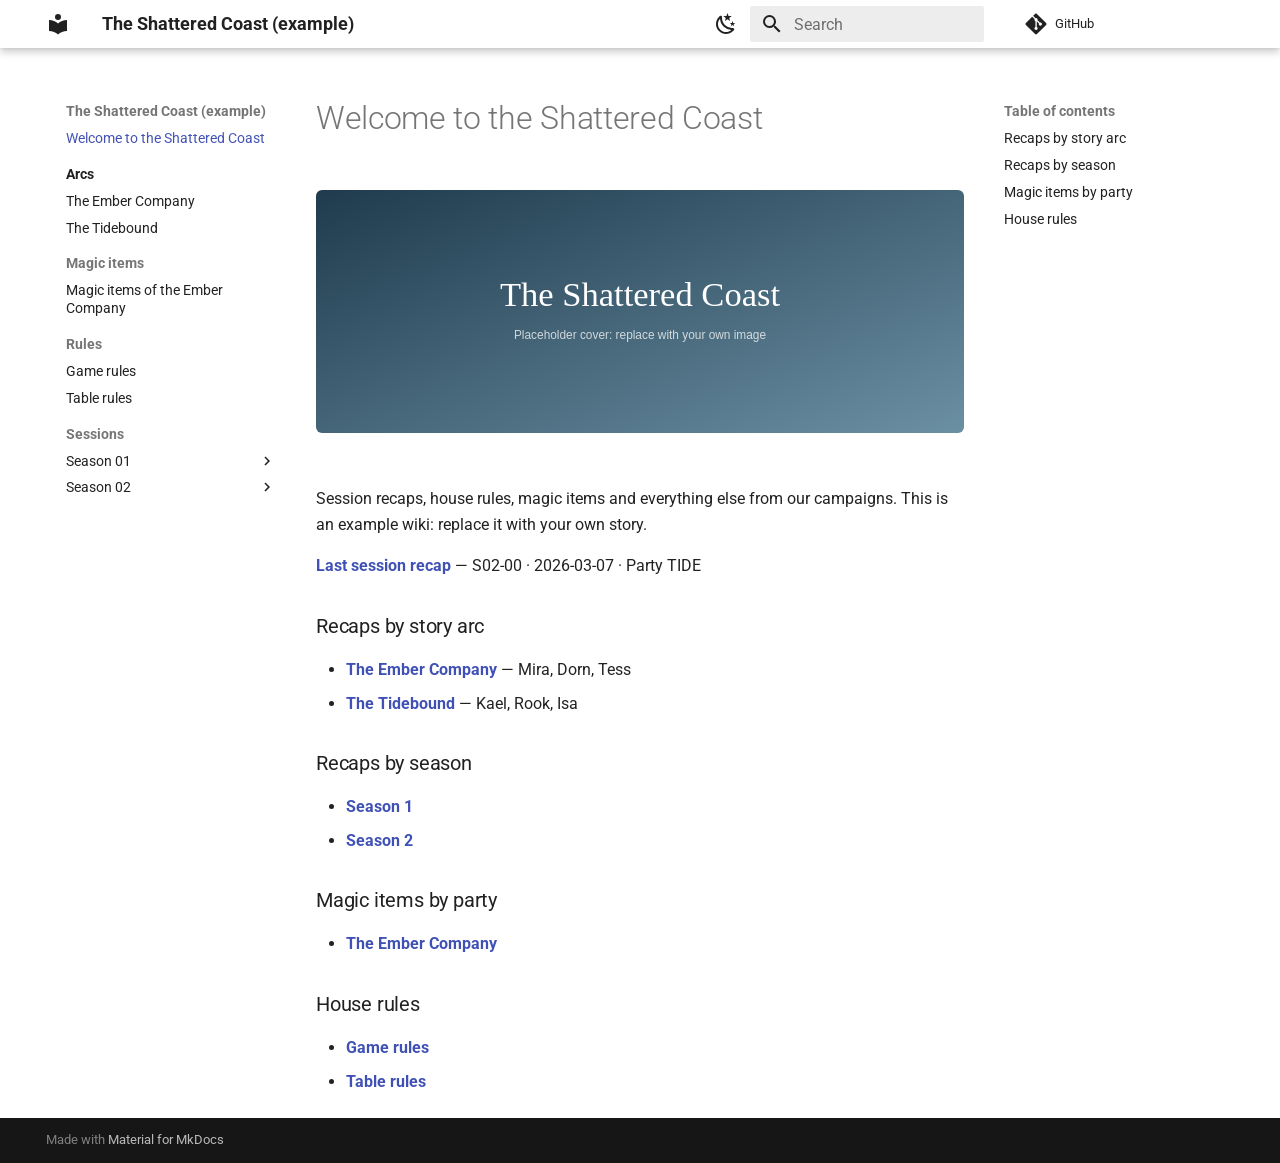
<file: index.html>
<!doctype html>
<html lang="en" class="no-js">
  <head>
    
      <meta charset="utf-8">
      <meta name="viewport" content="width=device-width,initial-scale=1">
      
      
      
        <link rel="canonical" href="https://mbalasso.github.io/dnd-campaign-wiki/">
      
      
      
        <link rel="next" href="arcs/">
      
      
        
      
      
      <link rel="icon" href="assets/images/favicon.png">
      <meta name="generator" content="mkdocs-1.6.1, mkdocs-material-9.7.7">
    
    
      
        <title>The Shattered Coast (example)</title>
      
    
    
      <link rel="stylesheet" href="assets/stylesheets/main.ec1eaa64.min.css">
      
        
        <link rel="stylesheet" href="assets/stylesheets/palette.ab4e12ef.min.css">
      
      


    
    
      
    
    
      
        
        
        <link rel="preconnect" href="https://fonts.gstatic.com" crossorigin>
        <link rel="stylesheet" href="https://fonts.googleapis.com/css?family=Roboto:300,300i,400,400i,700,700i%7CRoboto+Mono:400,400i,700,700i&display=fallback">
        <style>:root{--md-text-font:"Roboto";--md-code-font:"Roboto Mono"}</style>
      
    
    
      <link rel="stylesheet" href="stylesheets/extra.css">
    
    <script>__md_scope=new URL(".",location),__md_hash=e=>[...e].reduce(((e,_)=>(e<<5)-e+_.charCodeAt(0)),0),__md_get=(e,_=localStorage,t=__md_scope)=>JSON.parse(_.getItem(t.pathname+"."+e)),__md_set=(e,_,t=localStorage,a=__md_scope)=>{try{t.setItem(a.pathname+"."+e,JSON.stringify(_))}catch(e){}}</script>
    
      

    
    
  </head>
  
  
    
    
      
    
    
    
    
    <body dir="ltr" data-md-color-scheme="default" data-md-color-primary="white" data-md-color-accent="indigo">
  
    
    <input class="md-toggle" data-md-toggle="drawer" type="checkbox" id="__drawer" autocomplete="off">
    <input class="md-toggle" data-md-toggle="search" type="checkbox" id="__search" autocomplete="off">
    <label class="md-overlay" for="__drawer"></label>
    <div data-md-component="skip">
      
        
        <a href="#welcome-to-the-shattered-coast" class="md-skip">
          Skip to content
        </a>
      
    </div>
    <div data-md-component="announce">
      
    </div>
    
    
      

  

<header class="md-header md-header--shadow" data-md-component="header">
  <nav class="md-header__inner md-grid" aria-label="Header">
    <a href="." title="The Shattered Coast (example)" class="md-header__button md-logo" aria-label="The Shattered Coast (example)" data-md-component="logo">
      
  
  <svg xmlns="http://www.w3.org/2000/svg" viewBox="0 0 24 24"><path d="M12 8a3 3 0 0 0 3-3 3 3 0 0 0-3-3 3 3 0 0 0-3 3 3 3 0 0 0 3 3m0 3.54C9.64 9.35 6.5 8 3 8v11c3.5 0 6.64 1.35 9 3.54 2.36-2.19 5.5-3.54 9-3.54V8c-3.5 0-6.64 1.35-9 3.54"/></svg>

    </a>
    <label class="md-header__button md-icon" for="__drawer">
      
      <svg xmlns="http://www.w3.org/2000/svg" viewBox="0 0 24 24"><path d="M3 6h18v2H3zm0 5h18v2H3zm0 5h18v2H3z"/></svg>
    </label>
    <div class="md-header__title" data-md-component="header-title">
      <div class="md-header__ellipsis">
        <div class="md-header__topic">
          <span class="md-ellipsis">
            The Shattered Coast (example)
          </span>
        </div>
        <div class="md-header__topic" data-md-component="header-topic">
          <span class="md-ellipsis">
            
              Welcome to the Shattered Coast
            
          </span>
        </div>
      </div>
    </div>
    
      
        <form class="md-header__option" data-md-component="palette">
  
    
    
    
    <input class="md-option" data-md-color-media="" data-md-color-scheme="default" data-md-color-primary="white" data-md-color-accent="indigo"  aria-label="Dark theme"  type="radio" name="__palette" id="__palette_0">
    
      <label class="md-header__button md-icon" title="Dark theme" for="__palette_1" hidden>
        <svg xmlns="http://www.w3.org/2000/svg" viewBox="0 0 24 24"><path d="m17.75 4.09-2.53 1.94.91 3.06-2.63-1.81-2.63 1.81.91-3.06-2.53-1.94L12.44 4l1.06-3 1.06 3zm3.5 6.91-1.64 1.25.59 1.98-1.7-1.17-1.7 1.17.59-1.98L15.75 11l2.06-.05L18.5 9l.69 1.95zm-2.28 4.95c.83-.08 1.72 1.1 1.19 1.85-.32.45-.66.87-1.08 1.27C15.17 23 8.84 23 4.94 19.07c-3.91-3.9-3.91-10.24 0-14.14.4-.4.82-.76 1.27-1.08.75-.53 1.93.36 1.85 1.19-.27 2.86.69 5.83 2.89 8.02a9.96 9.96 0 0 0 8.02 2.89m-1.64 2.02a12.08 12.08 0 0 1-7.8-3.47c-2.17-2.19-3.33-5-3.49-7.82-2.81 3.14-2.7 7.96.31 10.98 3.02 3.01 7.84 3.12 10.98.31"/></svg>
      </label>
    
  
    
    
    
    <input class="md-option" data-md-color-media="" data-md-color-scheme="slate" data-md-color-primary="black" data-md-color-accent="indigo"  aria-label="Light theme"  type="radio" name="__palette" id="__palette_1">
    
      <label class="md-header__button md-icon" title="Light theme" for="__palette_0" hidden>
        <svg xmlns="http://www.w3.org/2000/svg" viewBox="0 0 24 24"><path d="M12 7a5 5 0 0 1 5 5 5 5 0 0 1-5 5 5 5 0 0 1-5-5 5 5 0 0 1 5-5m0 2a3 3 0 0 0-3 3 3 3 0 0 0 3 3 3 3 0 0 0 3-3 3 3 0 0 0-3-3m0-7 2.39 3.42C13.65 5.15 12.84 5 12 5s-1.65.15-2.39.42zM3.34 7l4.16-.35A7.2 7.2 0 0 0 5.94 8.5c-.44.74-.69 1.5-.83 2.29zm.02 10 1.76-3.77a7.131 7.131 0 0 0 2.38 4.14zM20.65 7l-1.77 3.79a7.02 7.02 0 0 0-2.38-4.15zm-.01 10-4.14.36c.59-.51 1.12-1.14 1.54-1.86.42-.73.69-1.5.83-2.29zM12 22l-2.41-3.44c.74.27 1.55.44 2.41.44.82 0 1.63-.17 2.37-.44z"/></svg>
      </label>
    
  
</form>
      
    
    
      <script>var palette=__md_get("__palette");if(palette&&palette.color){if("(prefers-color-scheme)"===palette.color.media){var media=matchMedia("(prefers-color-scheme: light)"),input=document.querySelector(media.matches?"[data-md-color-media='(prefers-color-scheme: light)']":"[data-md-color-media='(prefers-color-scheme: dark)']");palette.color.media=input.getAttribute("data-md-color-media"),palette.color.scheme=input.getAttribute("data-md-color-scheme"),palette.color.primary=input.getAttribute("data-md-color-primary"),palette.color.accent=input.getAttribute("data-md-color-accent")}for(var[key,value]of Object.entries(palette.color))document.body.setAttribute("data-md-color-"+key,value)}</script>
    
    
    
      
      
        <label class="md-header__button md-icon" for="__search">
          
          <svg xmlns="http://www.w3.org/2000/svg" viewBox="0 0 24 24"><path d="M9.5 3A6.5 6.5 0 0 1 16 9.5c0 1.61-.59 3.09-1.56 4.23l.27.27h.79l5 5-1.5 1.5-5-5v-.79l-.27-.27A6.52 6.52 0 0 1 9.5 16 6.5 6.5 0 0 1 3 9.5 6.5 6.5 0 0 1 9.5 3m0 2C7 5 5 7 5 9.5S7 14 9.5 14 14 12 14 9.5 12 5 9.5 5"/></svg>
        </label>
        <div class="md-search" data-md-component="search" role="dialog">
  <label class="md-search__overlay" for="__search"></label>
  <div class="md-search__inner" role="search">
    <form class="md-search__form" name="search">
      <input type="text" class="md-search__input" name="query" aria-label="Search" placeholder="Search" autocapitalize="off" autocorrect="off" autocomplete="off" spellcheck="false" data-md-component="search-query" required>
      <label class="md-search__icon md-icon" for="__search">
        
        <svg xmlns="http://www.w3.org/2000/svg" viewBox="0 0 24 24"><path d="M9.5 3A6.5 6.5 0 0 1 16 9.5c0 1.61-.59 3.09-1.56 4.23l.27.27h.79l5 5-1.5 1.5-5-5v-.79l-.27-.27A6.52 6.52 0 0 1 9.5 16 6.5 6.5 0 0 1 3 9.5 6.5 6.5 0 0 1 9.5 3m0 2C7 5 5 7 5 9.5S7 14 9.5 14 14 12 14 9.5 12 5 9.5 5"/></svg>
        
        <svg xmlns="http://www.w3.org/2000/svg" viewBox="0 0 24 24"><path d="M20 11v2H8l5.5 5.5-1.42 1.42L4.16 12l7.92-7.92L13.5 5.5 8 11z"/></svg>
      </label>
      <nav class="md-search__options" aria-label="Search">
        
        <button type="reset" class="md-search__icon md-icon" title="Clear" aria-label="Clear" tabindex="-1">
          
          <svg xmlns="http://www.w3.org/2000/svg" viewBox="0 0 24 24"><path d="M19 6.41 17.59 5 12 10.59 6.41 5 5 6.41 10.59 12 5 17.59 6.41 19 12 13.41 17.59 19 19 17.59 13.41 12z"/></svg>
        </button>
      </nav>
      
        <div class="md-search__suggest" data-md-component="search-suggest"></div>
      
    </form>
    <div class="md-search__output">
      <div class="md-search__scrollwrap" tabindex="0" data-md-scrollfix>
        <div class="md-search-result" data-md-component="search-result">
          <div class="md-search-result__meta">
            Initializing search
          </div>
          <ol class="md-search-result__list" role="presentation"></ol>
        </div>
      </div>
    </div>
  </div>
</div>
      
    
    
      <div class="md-header__source">
        <a href="https://github.com/mbalasso/dnd-campaign-wiki" title="Go to repository" class="md-source" data-md-component="source">
  <div class="md-source__icon md-icon">
    
    <svg xmlns="http://www.w3.org/2000/svg" viewBox="0 0 448 512"><!--! Font Awesome Free 7.1.0 by @fontawesome - https://fontawesome.com License - https://fontawesome.com/license/free (Icons: CC BY 4.0, Fonts: SIL OFL 1.1, Code: MIT License) Copyright 2025 Fonticons, Inc.--><path d="M439.6 236.1 244 40.5c-5.4-5.5-12.8-8.5-20.4-8.5s-15 3-20.4 8.4L162.5 81l51.5 51.5c27.1-9.1 52.7 16.8 43.4 43.7l49.7 49.7c34.2-11.8 61.2 31 35.5 56.7-26.5 26.5-70.2-2.9-56-37.3L240.3 199v121.9c25.3 12.5 22.3 41.8 9.1 55-6.4 6.4-15.2 10.1-24.3 10.1s-17.8-3.6-24.3-10.1c-17.6-17.6-11.1-46.9 11.2-56v-123c-20.8-8.5-24.6-30.7-18.6-45L142.6 101 8.5 235.1C3 240.6 0 247.9 0 255.5s3 15 8.5 20.4l195.6 195.7c5.4 5.4 12.7 8.4 20.4 8.4s15-3 20.4-8.4l194.7-194.7c5.4-5.4 8.4-12.8 8.4-20.4s-3-15-8.4-20.4"/></svg>
  </div>
  <div class="md-source__repository">
    GitHub
  </div>
</a>
      </div>
    
  </nav>
  
</header>
    
    <div class="md-container" data-md-component="container">
      
      
        
          
        
      
      <main class="md-main" data-md-component="main">
        <div class="md-main__inner md-grid">
          
            
              
              <div class="md-sidebar md-sidebar--primary" data-md-component="sidebar" data-md-type="navigation" >
                <div class="md-sidebar__scrollwrap">
                  <div class="md-sidebar__inner">
                    



<nav class="md-nav md-nav--primary" aria-label="Navigation" data-md-level="0">
  <label class="md-nav__title" for="__drawer">
    <a href="." title="The Shattered Coast (example)" class="md-nav__button md-logo" aria-label="The Shattered Coast (example)" data-md-component="logo">
      
  
  <svg xmlns="http://www.w3.org/2000/svg" viewBox="0 0 24 24"><path d="M12 8a3 3 0 0 0 3-3 3 3 0 0 0-3-3 3 3 0 0 0-3 3 3 3 0 0 0 3 3m0 3.54C9.64 9.35 6.5 8 3 8v11c3.5 0 6.64 1.35 9 3.54 2.36-2.19 5.5-3.54 9-3.54V8c-3.5 0-6.64 1.35-9 3.54"/></svg>

    </a>
    The Shattered Coast (example)
  </label>
  
    <div class="md-nav__source">
      <a href="https://github.com/mbalasso/dnd-campaign-wiki" title="Go to repository" class="md-source" data-md-component="source">
  <div class="md-source__icon md-icon">
    
    <svg xmlns="http://www.w3.org/2000/svg" viewBox="0 0 448 512"><!--! Font Awesome Free 7.1.0 by @fontawesome - https://fontawesome.com License - https://fontawesome.com/license/free (Icons: CC BY 4.0, Fonts: SIL OFL 1.1, Code: MIT License) Copyright 2025 Fonticons, Inc.--><path d="M439.6 236.1 244 40.5c-5.4-5.5-12.8-8.5-20.4-8.5s-15 3-20.4 8.4L162.5 81l51.5 51.5c27.1-9.1 52.7 16.8 43.4 43.7l49.7 49.7c34.2-11.8 61.2 31 35.5 56.7-26.5 26.5-70.2-2.9-56-37.3L240.3 199v121.9c25.3 12.5 22.3 41.8 9.1 55-6.4 6.4-15.2 10.1-24.3 10.1s-17.8-3.6-24.3-10.1c-17.6-17.6-11.1-46.9 11.2-56v-123c-20.8-8.5-24.6-30.7-18.6-45L142.6 101 8.5 235.1C3 240.6 0 247.9 0 255.5s3 15 8.5 20.4l195.6 195.7c5.4 5.4 12.7 8.4 20.4 8.4s15-3 20.4-8.4l194.7-194.7c5.4-5.4 8.4-12.8 8.4-20.4s-3-15-8.4-20.4"/></svg>
  </div>
  <div class="md-source__repository">
    GitHub
  </div>
</a>
    </div>
  
  <ul class="md-nav__list" data-md-scrollfix>
    
      
      
  
  
    
  
  
  
    <li class="md-nav__item md-nav__item--active">
      
      <input class="md-nav__toggle md-toggle" type="checkbox" id="__toc">
      
      
        
      
      
        <label class="md-nav__link md-nav__link--active" for="__toc">
          
  
  
  <span class="md-ellipsis">
    
  
    Welcome to the Shattered Coast
  

    
  </span>
  
  

          <span class="md-nav__icon md-icon"></span>
        </label>
      
      <a href="." class="md-nav__link md-nav__link--active">
        
  
  
  <span class="md-ellipsis">
    
  
    Welcome to the Shattered Coast
  

    
  </span>
  
  

      </a>
      
        

<nav class="md-nav md-nav--secondary" aria-label="Table of contents">
  
  
  
    
  
  
    <label class="md-nav__title" for="__toc">
      <span class="md-nav__icon md-icon"></span>
      Table of contents
    </label>
    <ul class="md-nav__list" data-md-component="toc" data-md-scrollfix>
      
        <li class="md-nav__item">
  <a href="#recaps-by-story-arc" class="md-nav__link">
    <span class="md-ellipsis">
      
        Recaps by story arc
      
    </span>
  </a>
  
</li>
      
        <li class="md-nav__item">
  <a href="#recaps-by-season" class="md-nav__link">
    <span class="md-ellipsis">
      
        Recaps by season
      
    </span>
  </a>
  
</li>
      
        <li class="md-nav__item">
  <a href="#magic-items-by-party" class="md-nav__link">
    <span class="md-ellipsis">
      
        Magic items by party
      
    </span>
  </a>
  
</li>
      
        <li class="md-nav__item">
  <a href="#house-rules" class="md-nav__link">
    <span class="md-ellipsis">
      
        House rules
      
    </span>
  </a>
  
</li>
      
    </ul>
  
</nav>
      
    </li>
  

    
      
      
  
  
  
  
    
    
      
        
          
        
      
        
      
        
      
    
    
    
      
        
        
      
    
    
    <li class="md-nav__item md-nav__item--section md-nav__item--nested">
      
        
        
        <input class="md-nav__toggle md-toggle " type="checkbox" id="__nav_2" >
        
          
          <div class="md-nav__link md-nav__container">
            <a href="arcs/" class="md-nav__link ">
              
  
  
  <span class="md-ellipsis">
    
  
    Arcs
  

    
  </span>
  
  

            </a>
            
              
              <label class="md-nav__link " for="__nav_2" id="__nav_2_label" tabindex="">
                <span class="md-nav__icon md-icon"></span>
              </label>
            
          </div>
        
        <nav class="md-nav" data-md-level="1" aria-labelledby="__nav_2_label" aria-expanded="false">
          <label class="md-nav__title" for="__nav_2">
            <span class="md-nav__icon md-icon"></span>
            
  
    Arcs
  

          </label>
          <ul class="md-nav__list" data-md-scrollfix>
            
              
            
              
                
  
  
  
  
    <li class="md-nav__item">
      <a href="arcs/ember/" class="md-nav__link">
        
  
  
  <span class="md-ellipsis">
    
  
    The Ember Company
  

    
  </span>
  
  

      </a>
    </li>
  

              
            
              
                
  
  
  
  
    <li class="md-nav__item">
      <a href="arcs/tide/" class="md-nav__link">
        
  
  
  <span class="md-ellipsis">
    
  
    The Tidebound
  

    
  </span>
  
  

      </a>
    </li>
  

              
            
          </ul>
        </nav>
      
    </li>
  

    
      
      
  
  
  
  
    
    
      
        
      
    
    
    
      
        
        
      
    
    
    <li class="md-nav__item md-nav__item--section md-nav__item--nested">
      
        
        
        <input class="md-nav__toggle md-toggle " type="checkbox" id="__nav_3" >
        
          
          <label class="md-nav__link" for="__nav_3" id="__nav_3_label" tabindex="">
            
  
  
  <span class="md-ellipsis">
    
  
    Magic items
  

    
  </span>
  
  

            <span class="md-nav__icon md-icon"></span>
          </label>
        
        <nav class="md-nav" data-md-level="1" aria-labelledby="__nav_3_label" aria-expanded="false">
          <label class="md-nav__title" for="__nav_3">
            <span class="md-nav__icon md-icon"></span>
            
  
    Magic items
  

          </label>
          <ul class="md-nav__list" data-md-scrollfix>
            
              
                
  
  
  
  
    <li class="md-nav__item">
      <a href="magic-items/ember/" class="md-nav__link">
        
  
  
  <span class="md-ellipsis">
    
  
    Magic items of the Ember Company
  

    
  </span>
  
  

      </a>
    </li>
  

              
            
          </ul>
        </nav>
      
    </li>
  

    
      
      
  
  
  
  
    
    
      
        
      
        
      
    
    
    
      
        
        
      
    
    
    <li class="md-nav__item md-nav__item--section md-nav__item--nested">
      
        
        
        <input class="md-nav__toggle md-toggle " type="checkbox" id="__nav_4" >
        
          
          <label class="md-nav__link" for="__nav_4" id="__nav_4_label" tabindex="">
            
  
  
  <span class="md-ellipsis">
    
  
    Rules
  

    
  </span>
  
  

            <span class="md-nav__icon md-icon"></span>
          </label>
        
        <nav class="md-nav" data-md-level="1" aria-labelledby="__nav_4_label" aria-expanded="false">
          <label class="md-nav__title" for="__nav_4">
            <span class="md-nav__icon md-icon"></span>
            
  
    Rules
  

          </label>
          <ul class="md-nav__list" data-md-scrollfix>
            
              
                
  
  
  
  
    <li class="md-nav__item">
      <a href="rules/game-rules/" class="md-nav__link">
        
  
  
  <span class="md-ellipsis">
    
  
    Game rules
  

    
  </span>
  
  

      </a>
    </li>
  

              
            
              
                
  
  
  
  
    <li class="md-nav__item">
      <a href="rules/table-rules/" class="md-nav__link">
        
  
  
  <span class="md-ellipsis">
    
  
    Table rules
  

    
  </span>
  
  

      </a>
    </li>
  

              
            
          </ul>
        </nav>
      
    </li>
  

    
      
      
  
  
  
  
    
    
      
        
      
        
      
    
    
    
      
        
        
      
    
    
    <li class="md-nav__item md-nav__item--section md-nav__item--nested">
      
        
        
        <input class="md-nav__toggle md-toggle " type="checkbox" id="__nav_5" >
        
          
          <label class="md-nav__link" for="__nav_5" id="__nav_5_label" tabindex="">
            
  
  
  <span class="md-ellipsis">
    
  
    Sessions
  

    
  </span>
  
  

            <span class="md-nav__icon md-icon"></span>
          </label>
        
        <nav class="md-nav" data-md-level="1" aria-labelledby="__nav_5_label" aria-expanded="false">
          <label class="md-nav__title" for="__nav_5">
            <span class="md-nav__icon md-icon"></span>
            
  
    Sessions
  

          </label>
          <ul class="md-nav__list" data-md-scrollfix>
            
              
                
  
  
  
  
    
    
      
        
          
        
      
        
      
        
      
        
      
    
    
    
      
    
    
    <li class="md-nav__item md-nav__item--nested">
      
        
        
        <input class="md-nav__toggle md-toggle " type="checkbox" id="__nav_5_1" >
        
          
          <div class="md-nav__link md-nav__container">
            <a href="sessions/season-01/" class="md-nav__link ">
              
  
  
  <span class="md-ellipsis">
    
  
    Season 01
  

    
  </span>
  
  

            </a>
            
              
              <label class="md-nav__link " for="__nav_5_1" id="__nav_5_1_label" tabindex="0">
                <span class="md-nav__icon md-icon"></span>
              </label>
            
          </div>
        
        <nav class="md-nav" data-md-level="2" aria-labelledby="__nav_5_1_label" aria-expanded="false">
          <label class="md-nav__title" for="__nav_5_1">
            <span class="md-nav__icon md-icon"></span>
            
  
    Season 01
  

          </label>
          <ul class="md-nav__list" data-md-scrollfix>
            
              
            
              
                
  
  
  
  
    <li class="md-nav__item">
      <a href="sessions/season-01/s01-00/" class="md-nav__link">
        
  
  
  <span class="md-ellipsis">
    
  
    Session 0
  

    
  </span>
  
  

      </a>
    </li>
  

              
            
              
                
  
  
  
  
    <li class="md-nav__item">
      <a href="sessions/season-01/s01-01/" class="md-nav__link">
        
  
  
  <span class="md-ellipsis">
    
  
    The Ambush at Greywater Pass
  

    
  </span>
  
  

      </a>
    </li>
  

              
            
              
                
  
  
  
  
    <li class="md-nav__item">
      <a href="sessions/season-01/s01-02/" class="md-nav__link">
        
  
  
  <span class="md-ellipsis">
    
  
    Two Fires on the Cliff
  

    
  </span>
  
  

      </a>
    </li>
  

              
            
          </ul>
        </nav>
      
    </li>
  

              
            
              
                
  
  
  
  
    
    
      
        
          
        
      
        
      
    
    
    
      
    
    
    <li class="md-nav__item md-nav__item--nested">
      
        
        
        <input class="md-nav__toggle md-toggle " type="checkbox" id="__nav_5_2" >
        
          
          <div class="md-nav__link md-nav__container">
            <a href="sessions/season-02/" class="md-nav__link ">
              
  
  
  <span class="md-ellipsis">
    
  
    Season 02
  

    
  </span>
  
  

            </a>
            
              
              <label class="md-nav__link " for="__nav_5_2" id="__nav_5_2_label" tabindex="0">
                <span class="md-nav__icon md-icon"></span>
              </label>
            
          </div>
        
        <nav class="md-nav" data-md-level="2" aria-labelledby="__nav_5_2_label" aria-expanded="false">
          <label class="md-nav__title" for="__nav_5_2">
            <span class="md-nav__icon md-icon"></span>
            
  
    Season 02
  

          </label>
          <ul class="md-nav__list" data-md-scrollfix>
            
              
            
              
                
  
  
  
  
    <li class="md-nav__item">
      <a href="sessions/season-02/s02-00/" class="md-nav__link">
        
  
  
  <span class="md-ellipsis">
    
  
    The Saltbrokers' Ledger
  

    
  </span>
  
  

      </a>
    </li>
  

              
            
          </ul>
        </nav>
      
    </li>
  

              
            
          </ul>
        </nav>
      
    </li>
  

    
  </ul>
</nav>
                  </div>
                </div>
              </div>
            
            
              
              <div class="md-sidebar md-sidebar--secondary" data-md-component="sidebar" data-md-type="toc" >
                <div class="md-sidebar__scrollwrap">
                  <div class="md-sidebar__inner">
                    

<nav class="md-nav md-nav--secondary" aria-label="Table of contents">
  
  
  
    
  
  
    <label class="md-nav__title" for="__toc">
      <span class="md-nav__icon md-icon"></span>
      Table of contents
    </label>
    <ul class="md-nav__list" data-md-component="toc" data-md-scrollfix>
      
        <li class="md-nav__item">
  <a href="#recaps-by-story-arc" class="md-nav__link">
    <span class="md-ellipsis">
      
        Recaps by story arc
      
    </span>
  </a>
  
</li>
      
        <li class="md-nav__item">
  <a href="#recaps-by-season" class="md-nav__link">
    <span class="md-ellipsis">
      
        Recaps by season
      
    </span>
  </a>
  
</li>
      
        <li class="md-nav__item">
  <a href="#magic-items-by-party" class="md-nav__link">
    <span class="md-ellipsis">
      
        Magic items by party
      
    </span>
  </a>
  
</li>
      
        <li class="md-nav__item">
  <a href="#house-rules" class="md-nav__link">
    <span class="md-ellipsis">
      
        House rules
      
    </span>
  </a>
  
</li>
      
    </ul>
  
</nav>
                  </div>
                </div>
              </div>
            
          
          
            <div class="md-content" data-md-component="content">
              
              <article class="md-content__inner md-typeset">
                
                  


  
  


<h1 id="welcome-to-the-shattered-coast">Welcome to the Shattered Coast<a class="headerlink" href="#welcome-to-the-shattered-coast" title="Permanent link">&para;</a></h1>
<p><img alt="" class="hero" src="assets/home.svg" /></p>
<p>Session recaps, house rules, magic items and everything else from our campaigns.
This is an example wiki: replace it with your own story.</p>
<p><a href="sessions/season-02/s02-00/"><strong>Last session recap</strong></a> — S02-00 · 2026-03-07 · Party TIDE</p>
<h3 id="recaps-by-story-arc">Recaps by story arc<a class="headerlink" href="#recaps-by-story-arc" title="Permanent link">&para;</a></h3>
<ul>
<li><a href="arcs/ember/"><strong>The Ember Company</strong></a> — Mira, Dorn, Tess</li>
<li><a href="arcs/tide/"><strong>The Tidebound</strong></a> — Kael, Rook, Isa</li>
</ul>
<h3 id="recaps-by-season">Recaps by season<a class="headerlink" href="#recaps-by-season" title="Permanent link">&para;</a></h3>
<ul>
<li><a href="sessions/season-01/"><strong>Season 1</strong></a></li>
<li><a href="sessions/season-02/"><strong>Season 2</strong></a></li>
</ul>
<h3 id="magic-items-by-party">Magic items by party<a class="headerlink" href="#magic-items-by-party" title="Permanent link">&para;</a></h3>
<ul>
<li><a href="magic-items/ember/"><strong>The Ember Company</strong></a></li>
</ul>
<h3 id="house-rules">House rules<a class="headerlink" href="#house-rules" title="Permanent link">&para;</a></h3>
<ul>
<li><a href="rules/game-rules/"><strong>Game rules</strong></a></li>
<li><a href="rules/table-rules/"><strong>Table rules</strong></a></li>
</ul>







  
  






                
              </article>
            </div>
          
          
<script>var target=document.getElementById(location.hash.slice(1));target&&target.name&&(target.checked=target.name.startsWith("__tabbed_"))</script>
        </div>
        
          <button type="button" class="md-top md-icon" data-md-component="top" hidden>
  
  <svg xmlns="http://www.w3.org/2000/svg" viewBox="0 0 24 24"><path d="M13 20h-2V8l-5.5 5.5-1.42-1.42L12 4.16l7.92 7.92-1.42 1.42L13 8z"/></svg>
  Back to top
</button>
        
      </main>
      
        <footer class="md-footer">
  
  <div class="md-footer-meta md-typeset">
    <div class="md-footer-meta__inner md-grid">
      <div class="md-copyright">
  
  
    Made with
    <a href="https://squidfunk.github.io/mkdocs-material/" target="_blank" rel="noopener">
      Material for MkDocs
    </a>
  
</div>
      
    </div>
  </div>
</footer>
      
    </div>
    <div class="md-dialog" data-md-component="dialog">
      <div class="md-dialog__inner md-typeset"></div>
    </div>
    
    
    
      
      
      <script id="__config" type="application/json">{"annotate": null, "base": ".", "features": ["navigation.sections", "navigation.top", "navigation.indexes", "search.suggest", "content.code.copy"], "search": "assets/javascripts/workers/search.2c215733.min.js", "tags": null, "translations": {"clipboard.copied": "Copied to clipboard", "clipboard.copy": "Copy to clipboard", "search.result.more.one": "1 more on this page", "search.result.more.other": "# more on this page", "search.result.none": "No matching documents", "search.result.one": "1 matching document", "search.result.other": "# matching documents", "search.result.placeholder": "Type to start searching", "search.result.term.missing": "Missing", "select.version": "Select version"}, "version": null}</script>
    
    
      <script src="assets/javascripts/bundle.d7400e89.min.js"></script>
      
    
  </body>
</html>
</file>
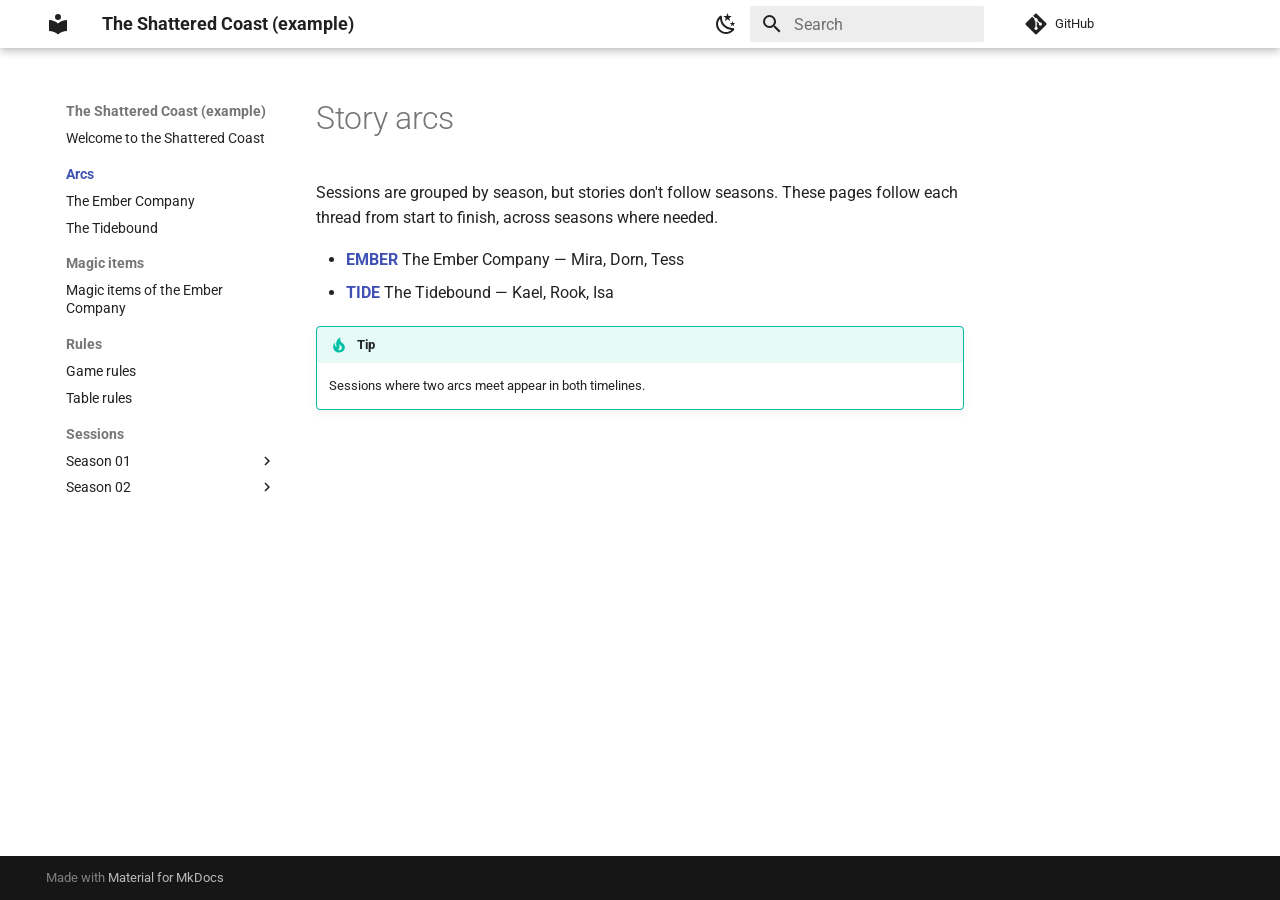
<file: arcs/index.html>
<!doctype html>
<html lang="en" class="no-js">
  <head>
    
      <meta charset="utf-8">
      <meta name="viewport" content="width=device-width,initial-scale=1">
      
      
      
        <link rel="canonical" href="https://mbalasso.github.io/dnd-campaign-wiki/arcs/">
      
      
        <link rel="prev" href="..">
      
      
        <link rel="next" href="ember/">
      
      
        
      
      
      <link rel="icon" href="../assets/images/favicon.png">
      <meta name="generator" content="mkdocs-1.6.1, mkdocs-material-9.7.7">
    
    
      
        <title>Story arcs - The Shattered Coast (example)</title>
      
    
    
      <link rel="stylesheet" href="../assets/stylesheets/main.ec1eaa64.min.css">
      
        
        <link rel="stylesheet" href="../assets/stylesheets/palette.ab4e12ef.min.css">
      
      


    
    
      
    
    
      
        
        
        <link rel="preconnect" href="https://fonts.gstatic.com" crossorigin>
        <link rel="stylesheet" href="https://fonts.googleapis.com/css?family=Roboto:300,300i,400,400i,700,700i%7CRoboto+Mono:400,400i,700,700i&display=fallback">
        <style>:root{--md-text-font:"Roboto";--md-code-font:"Roboto Mono"}</style>
      
    
    
      <link rel="stylesheet" href="../stylesheets/extra.css">
    
    <script>__md_scope=new URL("..",location),__md_hash=e=>[...e].reduce(((e,_)=>(e<<5)-e+_.charCodeAt(0)),0),__md_get=(e,_=localStorage,t=__md_scope)=>JSON.parse(_.getItem(t.pathname+"."+e)),__md_set=(e,_,t=localStorage,a=__md_scope)=>{try{t.setItem(a.pathname+"."+e,JSON.stringify(_))}catch(e){}}</script>
    
      

    
    
  </head>
  
  
    
    
      
    
    
    
    
    <body dir="ltr" data-md-color-scheme="default" data-md-color-primary="white" data-md-color-accent="indigo">
  
    
    <input class="md-toggle" data-md-toggle="drawer" type="checkbox" id="__drawer" autocomplete="off">
    <input class="md-toggle" data-md-toggle="search" type="checkbox" id="__search" autocomplete="off">
    <label class="md-overlay" for="__drawer"></label>
    <div data-md-component="skip">
      
        
        <a href="#story-arcs" class="md-skip">
          Skip to content
        </a>
      
    </div>
    <div data-md-component="announce">
      
    </div>
    
    
      

  

<header class="md-header md-header--shadow" data-md-component="header">
  <nav class="md-header__inner md-grid" aria-label="Header">
    <a href=".." title="The Shattered Coast (example)" class="md-header__button md-logo" aria-label="The Shattered Coast (example)" data-md-component="logo">
      
  
  <svg xmlns="http://www.w3.org/2000/svg" viewBox="0 0 24 24"><path d="M12 8a3 3 0 0 0 3-3 3 3 0 0 0-3-3 3 3 0 0 0-3 3 3 3 0 0 0 3 3m0 3.54C9.64 9.35 6.5 8 3 8v11c3.5 0 6.64 1.35 9 3.54 2.36-2.19 5.5-3.54 9-3.54V8c-3.5 0-6.64 1.35-9 3.54"/></svg>

    </a>
    <label class="md-header__button md-icon" for="__drawer">
      
      <svg xmlns="http://www.w3.org/2000/svg" viewBox="0 0 24 24"><path d="M3 6h18v2H3zm0 5h18v2H3zm0 5h18v2H3z"/></svg>
    </label>
    <div class="md-header__title" data-md-component="header-title">
      <div class="md-header__ellipsis">
        <div class="md-header__topic">
          <span class="md-ellipsis">
            The Shattered Coast (example)
          </span>
        </div>
        <div class="md-header__topic" data-md-component="header-topic">
          <span class="md-ellipsis">
            
              Story arcs
            
          </span>
        </div>
      </div>
    </div>
    
      
        <form class="md-header__option" data-md-component="palette">
  
    
    
    
    <input class="md-option" data-md-color-media="" data-md-color-scheme="default" data-md-color-primary="white" data-md-color-accent="indigo"  aria-label="Dark theme"  type="radio" name="__palette" id="__palette_0">
    
      <label class="md-header__button md-icon" title="Dark theme" for="__palette_1" hidden>
        <svg xmlns="http://www.w3.org/2000/svg" viewBox="0 0 24 24"><path d="m17.75 4.09-2.53 1.94.91 3.06-2.63-1.81-2.63 1.81.91-3.06-2.53-1.94L12.44 4l1.06-3 1.06 3zm3.5 6.91-1.64 1.25.59 1.98-1.7-1.17-1.7 1.17.59-1.98L15.75 11l2.06-.05L18.5 9l.69 1.95zm-2.28 4.95c.83-.08 1.72 1.1 1.19 1.85-.32.45-.66.87-1.08 1.27C15.17 23 8.84 23 4.94 19.07c-3.91-3.9-3.91-10.24 0-14.14.4-.4.82-.76 1.27-1.08.75-.53 1.93.36 1.85 1.19-.27 2.86.69 5.83 2.89 8.02a9.96 9.96 0 0 0 8.02 2.89m-1.64 2.02a12.08 12.08 0 0 1-7.8-3.47c-2.17-2.19-3.33-5-3.49-7.82-2.81 3.14-2.7 7.96.31 10.98 3.02 3.01 7.84 3.12 10.98.31"/></svg>
      </label>
    
  
    
    
    
    <input class="md-option" data-md-color-media="" data-md-color-scheme="slate" data-md-color-primary="black" data-md-color-accent="indigo"  aria-label="Light theme"  type="radio" name="__palette" id="__palette_1">
    
      <label class="md-header__button md-icon" title="Light theme" for="__palette_0" hidden>
        <svg xmlns="http://www.w3.org/2000/svg" viewBox="0 0 24 24"><path d="M12 7a5 5 0 0 1 5 5 5 5 0 0 1-5 5 5 5 0 0 1-5-5 5 5 0 0 1 5-5m0 2a3 3 0 0 0-3 3 3 3 0 0 0 3 3 3 3 0 0 0 3-3 3 3 0 0 0-3-3m0-7 2.39 3.42C13.65 5.15 12.84 5 12 5s-1.65.15-2.39.42zM3.34 7l4.16-.35A7.2 7.2 0 0 0 5.94 8.5c-.44.74-.69 1.5-.83 2.29zm.02 10 1.76-3.77a7.131 7.131 0 0 0 2.38 4.14zM20.65 7l-1.77 3.79a7.02 7.02 0 0 0-2.38-4.15zm-.01 10-4.14.36c.59-.51 1.12-1.14 1.54-1.86.42-.73.69-1.5.83-2.29zM12 22l-2.41-3.44c.74.27 1.55.44 2.41.44.82 0 1.63-.17 2.37-.44z"/></svg>
      </label>
    
  
</form>
      
    
    
      <script>var palette=__md_get("__palette");if(palette&&palette.color){if("(prefers-color-scheme)"===palette.color.media){var media=matchMedia("(prefers-color-scheme: light)"),input=document.querySelector(media.matches?"[data-md-color-media='(prefers-color-scheme: light)']":"[data-md-color-media='(prefers-color-scheme: dark)']");palette.color.media=input.getAttribute("data-md-color-media"),palette.color.scheme=input.getAttribute("data-md-color-scheme"),palette.color.primary=input.getAttribute("data-md-color-primary"),palette.color.accent=input.getAttribute("data-md-color-accent")}for(var[key,value]of Object.entries(palette.color))document.body.setAttribute("data-md-color-"+key,value)}</script>
    
    
    
      
      
        <label class="md-header__button md-icon" for="__search">
          
          <svg xmlns="http://www.w3.org/2000/svg" viewBox="0 0 24 24"><path d="M9.5 3A6.5 6.5 0 0 1 16 9.5c0 1.61-.59 3.09-1.56 4.23l.27.27h.79l5 5-1.5 1.5-5-5v-.79l-.27-.27A6.52 6.52 0 0 1 9.5 16 6.5 6.5 0 0 1 3 9.5 6.5 6.5 0 0 1 9.5 3m0 2C7 5 5 7 5 9.5S7 14 9.5 14 14 12 14 9.5 12 5 9.5 5"/></svg>
        </label>
        <div class="md-search" data-md-component="search" role="dialog">
  <label class="md-search__overlay" for="__search"></label>
  <div class="md-search__inner" role="search">
    <form class="md-search__form" name="search">
      <input type="text" class="md-search__input" name="query" aria-label="Search" placeholder="Search" autocapitalize="off" autocorrect="off" autocomplete="off" spellcheck="false" data-md-component="search-query" required>
      <label class="md-search__icon md-icon" for="__search">
        
        <svg xmlns="http://www.w3.org/2000/svg" viewBox="0 0 24 24"><path d="M9.5 3A6.5 6.5 0 0 1 16 9.5c0 1.61-.59 3.09-1.56 4.23l.27.27h.79l5 5-1.5 1.5-5-5v-.79l-.27-.27A6.52 6.52 0 0 1 9.5 16 6.5 6.5 0 0 1 3 9.5 6.5 6.5 0 0 1 9.5 3m0 2C7 5 5 7 5 9.5S7 14 9.5 14 14 12 14 9.5 12 5 9.5 5"/></svg>
        
        <svg xmlns="http://www.w3.org/2000/svg" viewBox="0 0 24 24"><path d="M20 11v2H8l5.5 5.5-1.42 1.42L4.16 12l7.92-7.92L13.5 5.5 8 11z"/></svg>
      </label>
      <nav class="md-search__options" aria-label="Search">
        
        <button type="reset" class="md-search__icon md-icon" title="Clear" aria-label="Clear" tabindex="-1">
          
          <svg xmlns="http://www.w3.org/2000/svg" viewBox="0 0 24 24"><path d="M19 6.41 17.59 5 12 10.59 6.41 5 5 6.41 10.59 12 5 17.59 6.41 19 12 13.41 17.59 19 19 17.59 13.41 12z"/></svg>
        </button>
      </nav>
      
        <div class="md-search__suggest" data-md-component="search-suggest"></div>
      
    </form>
    <div class="md-search__output">
      <div class="md-search__scrollwrap" tabindex="0" data-md-scrollfix>
        <div class="md-search-result" data-md-component="search-result">
          <div class="md-search-result__meta">
            Initializing search
          </div>
          <ol class="md-search-result__list" role="presentation"></ol>
        </div>
      </div>
    </div>
  </div>
</div>
      
    
    
      <div class="md-header__source">
        <a href="https://github.com/mbalasso/dnd-campaign-wiki" title="Go to repository" class="md-source" data-md-component="source">
  <div class="md-source__icon md-icon">
    
    <svg xmlns="http://www.w3.org/2000/svg" viewBox="0 0 448 512"><!--! Font Awesome Free 7.1.0 by @fontawesome - https://fontawesome.com License - https://fontawesome.com/license/free (Icons: CC BY 4.0, Fonts: SIL OFL 1.1, Code: MIT License) Copyright 2025 Fonticons, Inc.--><path d="M439.6 236.1 244 40.5c-5.4-5.5-12.8-8.5-20.4-8.5s-15 3-20.4 8.4L162.5 81l51.5 51.5c27.1-9.1 52.7 16.8 43.4 43.7l49.7 49.7c34.2-11.8 61.2 31 35.5 56.7-26.5 26.5-70.2-2.9-56-37.3L240.3 199v121.9c25.3 12.5 22.3 41.8 9.1 55-6.4 6.4-15.2 10.1-24.3 10.1s-17.8-3.6-24.3-10.1c-17.6-17.6-11.1-46.9 11.2-56v-123c-20.8-8.5-24.6-30.7-18.6-45L142.6 101 8.5 235.1C3 240.6 0 247.9 0 255.5s3 15 8.5 20.4l195.6 195.7c5.4 5.4 12.7 8.4 20.4 8.4s15-3 20.4-8.4l194.7-194.7c5.4-5.4 8.4-12.8 8.4-20.4s-3-15-8.4-20.4"/></svg>
  </div>
  <div class="md-source__repository">
    GitHub
  </div>
</a>
      </div>
    
  </nav>
  
</header>
    
    <div class="md-container" data-md-component="container">
      
      
        
          
        
      
      <main class="md-main" data-md-component="main">
        <div class="md-main__inner md-grid">
          
            
              
              <div class="md-sidebar md-sidebar--primary" data-md-component="sidebar" data-md-type="navigation" >
                <div class="md-sidebar__scrollwrap">
                  <div class="md-sidebar__inner">
                    



<nav class="md-nav md-nav--primary" aria-label="Navigation" data-md-level="0">
  <label class="md-nav__title" for="__drawer">
    <a href=".." title="The Shattered Coast (example)" class="md-nav__button md-logo" aria-label="The Shattered Coast (example)" data-md-component="logo">
      
  
  <svg xmlns="http://www.w3.org/2000/svg" viewBox="0 0 24 24"><path d="M12 8a3 3 0 0 0 3-3 3 3 0 0 0-3-3 3 3 0 0 0-3 3 3 3 0 0 0 3 3m0 3.54C9.64 9.35 6.5 8 3 8v11c3.5 0 6.64 1.35 9 3.54 2.36-2.19 5.5-3.54 9-3.54V8c-3.5 0-6.64 1.35-9 3.54"/></svg>

    </a>
    The Shattered Coast (example)
  </label>
  
    <div class="md-nav__source">
      <a href="https://github.com/mbalasso/dnd-campaign-wiki" title="Go to repository" class="md-source" data-md-component="source">
  <div class="md-source__icon md-icon">
    
    <svg xmlns="http://www.w3.org/2000/svg" viewBox="0 0 448 512"><!--! Font Awesome Free 7.1.0 by @fontawesome - https://fontawesome.com License - https://fontawesome.com/license/free (Icons: CC BY 4.0, Fonts: SIL OFL 1.1, Code: MIT License) Copyright 2025 Fonticons, Inc.--><path d="M439.6 236.1 244 40.5c-5.4-5.5-12.8-8.5-20.4-8.5s-15 3-20.4 8.4L162.5 81l51.5 51.5c27.1-9.1 52.7 16.8 43.4 43.7l49.7 49.7c34.2-11.8 61.2 31 35.5 56.7-26.5 26.5-70.2-2.9-56-37.3L240.3 199v121.9c25.3 12.5 22.3 41.8 9.1 55-6.4 6.4-15.2 10.1-24.3 10.1s-17.8-3.6-24.3-10.1c-17.6-17.6-11.1-46.9 11.2-56v-123c-20.8-8.5-24.6-30.7-18.6-45L142.6 101 8.5 235.1C3 240.6 0 247.9 0 255.5s3 15 8.5 20.4l195.6 195.7c5.4 5.4 12.7 8.4 20.4 8.4s15-3 20.4-8.4l194.7-194.7c5.4-5.4 8.4-12.8 8.4-20.4s-3-15-8.4-20.4"/></svg>
  </div>
  <div class="md-source__repository">
    GitHub
  </div>
</a>
    </div>
  
  <ul class="md-nav__list" data-md-scrollfix>
    
      
      
  
  
  
  
    <li class="md-nav__item">
      <a href=".." class="md-nav__link">
        
  
  
  <span class="md-ellipsis">
    
  
    Welcome to the Shattered Coast
  

    
  </span>
  
  

      </a>
    </li>
  

    
      
      
  
  
    
  
  
  
    
    
      
        
          
        
      
        
      
        
      
    
    
    
      
        
        
      
    
    
    <li class="md-nav__item md-nav__item--active md-nav__item--section md-nav__item--nested">
      
        
        
        <input class="md-nav__toggle md-toggle " type="checkbox" id="__nav_2" checked>
        
          
          <div class="md-nav__link md-nav__container">
            <a href="./" class="md-nav__link md-nav__link--active">
              
  
  
  <span class="md-ellipsis">
    
  
    Arcs
  

    
  </span>
  
  

            </a>
            
              
              <label class="md-nav__link md-nav__link--active" for="__nav_2" id="__nav_2_label" tabindex="">
                <span class="md-nav__icon md-icon"></span>
              </label>
            
          </div>
        
        <nav class="md-nav" data-md-level="1" aria-labelledby="__nav_2_label" aria-expanded="true">
          <label class="md-nav__title" for="__nav_2">
            <span class="md-nav__icon md-icon"></span>
            
  
    Arcs
  

          </label>
          <ul class="md-nav__list" data-md-scrollfix>
            
              
            
              
                
  
  
  
  
    <li class="md-nav__item">
      <a href="ember/" class="md-nav__link">
        
  
  
  <span class="md-ellipsis">
    
  
    The Ember Company
  

    
  </span>
  
  

      </a>
    </li>
  

              
            
              
                
  
  
  
  
    <li class="md-nav__item">
      <a href="tide/" class="md-nav__link">
        
  
  
  <span class="md-ellipsis">
    
  
    The Tidebound
  

    
  </span>
  
  

      </a>
    </li>
  

              
            
          </ul>
        </nav>
      
    </li>
  

    
      
      
  
  
  
  
    
    
      
        
      
    
    
    
      
        
        
      
    
    
    <li class="md-nav__item md-nav__item--section md-nav__item--nested">
      
        
        
        <input class="md-nav__toggle md-toggle " type="checkbox" id="__nav_3" >
        
          
          <label class="md-nav__link" for="__nav_3" id="__nav_3_label" tabindex="">
            
  
  
  <span class="md-ellipsis">
    
  
    Magic items
  

    
  </span>
  
  

            <span class="md-nav__icon md-icon"></span>
          </label>
        
        <nav class="md-nav" data-md-level="1" aria-labelledby="__nav_3_label" aria-expanded="false">
          <label class="md-nav__title" for="__nav_3">
            <span class="md-nav__icon md-icon"></span>
            
  
    Magic items
  

          </label>
          <ul class="md-nav__list" data-md-scrollfix>
            
              
                
  
  
  
  
    <li class="md-nav__item">
      <a href="../magic-items/ember/" class="md-nav__link">
        
  
  
  <span class="md-ellipsis">
    
  
    Magic items of the Ember Company
  

    
  </span>
  
  

      </a>
    </li>
  

              
            
          </ul>
        </nav>
      
    </li>
  

    
      
      
  
  
  
  
    
    
      
        
      
        
      
    
    
    
      
        
        
      
    
    
    <li class="md-nav__item md-nav__item--section md-nav__item--nested">
      
        
        
        <input class="md-nav__toggle md-toggle " type="checkbox" id="__nav_4" >
        
          
          <label class="md-nav__link" for="__nav_4" id="__nav_4_label" tabindex="">
            
  
  
  <span class="md-ellipsis">
    
  
    Rules
  

    
  </span>
  
  

            <span class="md-nav__icon md-icon"></span>
          </label>
        
        <nav class="md-nav" data-md-level="1" aria-labelledby="__nav_4_label" aria-expanded="false">
          <label class="md-nav__title" for="__nav_4">
            <span class="md-nav__icon md-icon"></span>
            
  
    Rules
  

          </label>
          <ul class="md-nav__list" data-md-scrollfix>
            
              
                
  
  
  
  
    <li class="md-nav__item">
      <a href="../rules/game-rules/" class="md-nav__link">
        
  
  
  <span class="md-ellipsis">
    
  
    Game rules
  

    
  </span>
  
  

      </a>
    </li>
  

              
            
              
                
  
  
  
  
    <li class="md-nav__item">
      <a href="../rules/table-rules/" class="md-nav__link">
        
  
  
  <span class="md-ellipsis">
    
  
    Table rules
  

    
  </span>
  
  

      </a>
    </li>
  

              
            
          </ul>
        </nav>
      
    </li>
  

    
      
      
  
  
  
  
    
    
      
        
      
        
      
    
    
    
      
        
        
      
    
    
    <li class="md-nav__item md-nav__item--section md-nav__item--nested">
      
        
        
        <input class="md-nav__toggle md-toggle " type="checkbox" id="__nav_5" >
        
          
          <label class="md-nav__link" for="__nav_5" id="__nav_5_label" tabindex="">
            
  
  
  <span class="md-ellipsis">
    
  
    Sessions
  

    
  </span>
  
  

            <span class="md-nav__icon md-icon"></span>
          </label>
        
        <nav class="md-nav" data-md-level="1" aria-labelledby="__nav_5_label" aria-expanded="false">
          <label class="md-nav__title" for="__nav_5">
            <span class="md-nav__icon md-icon"></span>
            
  
    Sessions
  

          </label>
          <ul class="md-nav__list" data-md-scrollfix>
            
              
                
  
  
  
  
    
    
      
        
          
        
      
        
      
        
      
        
      
    
    
    
      
    
    
    <li class="md-nav__item md-nav__item--nested">
      
        
        
        <input class="md-nav__toggle md-toggle " type="checkbox" id="__nav_5_1" >
        
          
          <div class="md-nav__link md-nav__container">
            <a href="../sessions/season-01/" class="md-nav__link ">
              
  
  
  <span class="md-ellipsis">
    
  
    Season 01
  

    
  </span>
  
  

            </a>
            
              
              <label class="md-nav__link " for="__nav_5_1" id="__nav_5_1_label" tabindex="0">
                <span class="md-nav__icon md-icon"></span>
              </label>
            
          </div>
        
        <nav class="md-nav" data-md-level="2" aria-labelledby="__nav_5_1_label" aria-expanded="false">
          <label class="md-nav__title" for="__nav_5_1">
            <span class="md-nav__icon md-icon"></span>
            
  
    Season 01
  

          </label>
          <ul class="md-nav__list" data-md-scrollfix>
            
              
            
              
                
  
  
  
  
    <li class="md-nav__item">
      <a href="../sessions/season-01/s01-00/" class="md-nav__link">
        
  
  
  <span class="md-ellipsis">
    
  
    Session 0
  

    
  </span>
  
  

      </a>
    </li>
  

              
            
              
                
  
  
  
  
    <li class="md-nav__item">
      <a href="../sessions/season-01/s01-01/" class="md-nav__link">
        
  
  
  <span class="md-ellipsis">
    
  
    The Ambush at Greywater Pass
  

    
  </span>
  
  

      </a>
    </li>
  

              
            
              
                
  
  
  
  
    <li class="md-nav__item">
      <a href="../sessions/season-01/s01-02/" class="md-nav__link">
        
  
  
  <span class="md-ellipsis">
    
  
    Two Fires on the Cliff
  

    
  </span>
  
  

      </a>
    </li>
  

              
            
          </ul>
        </nav>
      
    </li>
  

              
            
              
                
  
  
  
  
    
    
      
        
          
        
      
        
      
    
    
    
      
    
    
    <li class="md-nav__item md-nav__item--nested">
      
        
        
        <input class="md-nav__toggle md-toggle " type="checkbox" id="__nav_5_2" >
        
          
          <div class="md-nav__link md-nav__container">
            <a href="../sessions/season-02/" class="md-nav__link ">
              
  
  
  <span class="md-ellipsis">
    
  
    Season 02
  

    
  </span>
  
  

            </a>
            
              
              <label class="md-nav__link " for="__nav_5_2" id="__nav_5_2_label" tabindex="0">
                <span class="md-nav__icon md-icon"></span>
              </label>
            
          </div>
        
        <nav class="md-nav" data-md-level="2" aria-labelledby="__nav_5_2_label" aria-expanded="false">
          <label class="md-nav__title" for="__nav_5_2">
            <span class="md-nav__icon md-icon"></span>
            
  
    Season 02
  

          </label>
          <ul class="md-nav__list" data-md-scrollfix>
            
              
            
              
                
  
  
  
  
    <li class="md-nav__item">
      <a href="../sessions/season-02/s02-00/" class="md-nav__link">
        
  
  
  <span class="md-ellipsis">
    
  
    The Saltbrokers' Ledger
  

    
  </span>
  
  

      </a>
    </li>
  

              
            
          </ul>
        </nav>
      
    </li>
  

              
            
          </ul>
        </nav>
      
    </li>
  

    
  </ul>
</nav>
                  </div>
                </div>
              </div>
            
            
              
              <div class="md-sidebar md-sidebar--secondary" data-md-component="sidebar" data-md-type="toc" >
                <div class="md-sidebar__scrollwrap">
                  <div class="md-sidebar__inner">
                    

<nav class="md-nav md-nav--secondary" aria-label="Table of contents">
  
  
  
    
  
  
</nav>
                  </div>
                </div>
              </div>
            
          
          
            <div class="md-content" data-md-component="content">
              
              <article class="md-content__inner md-typeset">
                
                  


  
  


<h1 id="story-arcs">Story arcs<a class="headerlink" href="#story-arcs" title="Permanent link">&para;</a></h1>
<p>Sessions are grouped by season, but stories don't follow seasons. These pages follow each thread from start to finish, across seasons where needed.</p>
<ul>
<li><a href="ember/"><strong>EMBER</strong></a> The Ember Company — Mira, Dorn, Tess</li>
<li><a href="tide/"><strong>TIDE</strong></a> The Tidebound — Kael, Rook, Isa</li>
</ul>
<div class="admonition tip">
<p class="admonition-title">Tip</p>
<p>Sessions where two arcs meet appear in both timelines.</p>
</div>












                
              </article>
            </div>
          
          
<script>var target=document.getElementById(location.hash.slice(1));target&&target.name&&(target.checked=target.name.startsWith("__tabbed_"))</script>
        </div>
        
          <button type="button" class="md-top md-icon" data-md-component="top" hidden>
  
  <svg xmlns="http://www.w3.org/2000/svg" viewBox="0 0 24 24"><path d="M13 20h-2V8l-5.5 5.5-1.42-1.42L12 4.16l7.92 7.92-1.42 1.42L13 8z"/></svg>
  Back to top
</button>
        
      </main>
      
        <footer class="md-footer">
  
  <div class="md-footer-meta md-typeset">
    <div class="md-footer-meta__inner md-grid">
      <div class="md-copyright">
  
  
    Made with
    <a href="https://squidfunk.github.io/mkdocs-material/" target="_blank" rel="noopener">
      Material for MkDocs
    </a>
  
</div>
      
    </div>
  </div>
</footer>
      
    </div>
    <div class="md-dialog" data-md-component="dialog">
      <div class="md-dialog__inner md-typeset"></div>
    </div>
    
    
    
      
      
      <script id="__config" type="application/json">{"annotate": null, "base": "..", "features": ["navigation.sections", "navigation.top", "navigation.indexes", "search.suggest", "content.code.copy"], "search": "../assets/javascripts/workers/search.2c215733.min.js", "tags": null, "translations": {"clipboard.copied": "Copied to clipboard", "clipboard.copy": "Copy to clipboard", "search.result.more.one": "1 more on this page", "search.result.more.other": "# more on this page", "search.result.none": "No matching documents", "search.result.one": "1 matching document", "search.result.other": "# matching documents", "search.result.placeholder": "Type to start searching", "search.result.term.missing": "Missing", "select.version": "Select version"}, "version": null}</script>
    
    
      <script src="../assets/javascripts/bundle.d7400e89.min.js"></script>
      
    
  </body>
</html>
</file>
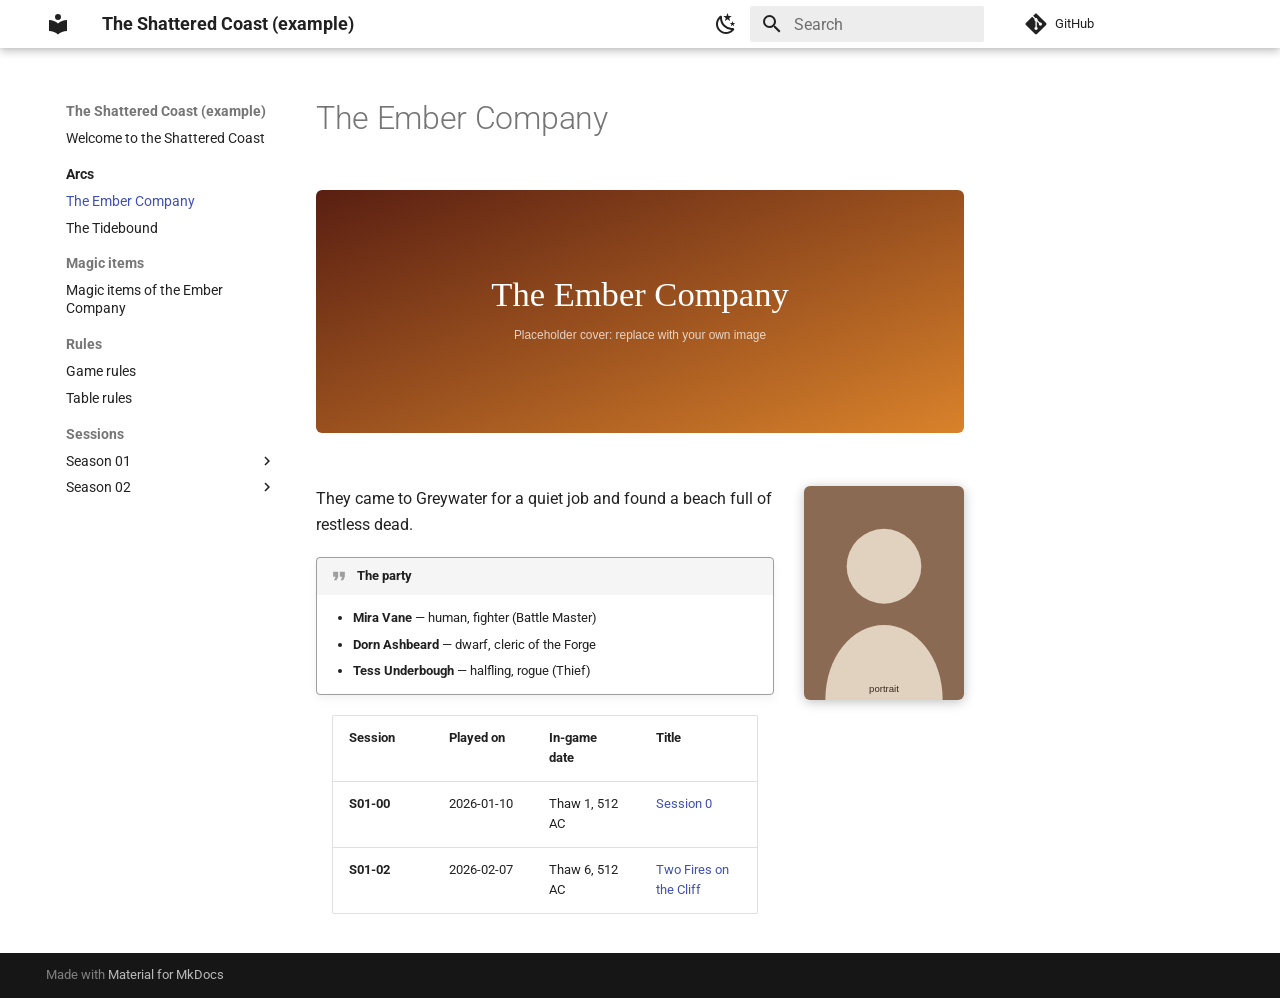
<file: arcs/ember/index.html>
<!doctype html>
<html lang="en" class="no-js">
  <head>
    
      <meta charset="utf-8">
      <meta name="viewport" content="width=device-width,initial-scale=1">
      
      
      
        <link rel="canonical" href="https://mbalasso.github.io/dnd-campaign-wiki/arcs/ember/">
      
      
        <link rel="prev" href="../">
      
      
        <link rel="next" href="../tide/">
      
      
        
      
      
      <link rel="icon" href="../../assets/images/favicon.png">
      <meta name="generator" content="mkdocs-1.6.1, mkdocs-material-9.7.7">
    
    
      
        <title>The Ember Company - The Shattered Coast (example)</title>
      
    
    
      <link rel="stylesheet" href="../../assets/stylesheets/main.ec1eaa64.min.css">
      
        
        <link rel="stylesheet" href="../../assets/stylesheets/palette.ab4e12ef.min.css">
      
      


    
    
      
    
    
      
        
        
        <link rel="preconnect" href="https://fonts.gstatic.com" crossorigin>
        <link rel="stylesheet" href="https://fonts.googleapis.com/css?family=Roboto:300,300i,400,400i,700,700i%7CRoboto+Mono:400,400i,700,700i&display=fallback">
        <style>:root{--md-text-font:"Roboto";--md-code-font:"Roboto Mono"}</style>
      
    
    
      <link rel="stylesheet" href="../../stylesheets/extra.css">
    
    <script>__md_scope=new URL("../..",location),__md_hash=e=>[...e].reduce(((e,_)=>(e<<5)-e+_.charCodeAt(0)),0),__md_get=(e,_=localStorage,t=__md_scope)=>JSON.parse(_.getItem(t.pathname+"."+e)),__md_set=(e,_,t=localStorage,a=__md_scope)=>{try{t.setItem(a.pathname+"."+e,JSON.stringify(_))}catch(e){}}</script>
    
      

    
    
  </head>
  
  
    
    
      
    
    
    
    
    <body dir="ltr" data-md-color-scheme="default" data-md-color-primary="white" data-md-color-accent="indigo">
  
    
    <input class="md-toggle" data-md-toggle="drawer" type="checkbox" id="__drawer" autocomplete="off">
    <input class="md-toggle" data-md-toggle="search" type="checkbox" id="__search" autocomplete="off">
    <label class="md-overlay" for="__drawer"></label>
    <div data-md-component="skip">
      
        
        <a href="#the-ember-company" class="md-skip">
          Skip to content
        </a>
      
    </div>
    <div data-md-component="announce">
      
    </div>
    
    
      

  

<header class="md-header md-header--shadow" data-md-component="header">
  <nav class="md-header__inner md-grid" aria-label="Header">
    <a href="../.." title="The Shattered Coast (example)" class="md-header__button md-logo" aria-label="The Shattered Coast (example)" data-md-component="logo">
      
  
  <svg xmlns="http://www.w3.org/2000/svg" viewBox="0 0 24 24"><path d="M12 8a3 3 0 0 0 3-3 3 3 0 0 0-3-3 3 3 0 0 0-3 3 3 3 0 0 0 3 3m0 3.54C9.64 9.35 6.5 8 3 8v11c3.5 0 6.64 1.35 9 3.54 2.36-2.19 5.5-3.54 9-3.54V8c-3.5 0-6.64 1.35-9 3.54"/></svg>

    </a>
    <label class="md-header__button md-icon" for="__drawer">
      
      <svg xmlns="http://www.w3.org/2000/svg" viewBox="0 0 24 24"><path d="M3 6h18v2H3zm0 5h18v2H3zm0 5h18v2H3z"/></svg>
    </label>
    <div class="md-header__title" data-md-component="header-title">
      <div class="md-header__ellipsis">
        <div class="md-header__topic">
          <span class="md-ellipsis">
            The Shattered Coast (example)
          </span>
        </div>
        <div class="md-header__topic" data-md-component="header-topic">
          <span class="md-ellipsis">
            
              The Ember Company
            
          </span>
        </div>
      </div>
    </div>
    
      
        <form class="md-header__option" data-md-component="palette">
  
    
    
    
    <input class="md-option" data-md-color-media="" data-md-color-scheme="default" data-md-color-primary="white" data-md-color-accent="indigo"  aria-label="Dark theme"  type="radio" name="__palette" id="__palette_0">
    
      <label class="md-header__button md-icon" title="Dark theme" for="__palette_1" hidden>
        <svg xmlns="http://www.w3.org/2000/svg" viewBox="0 0 24 24"><path d="m17.75 4.09-2.53 1.94.91 3.06-2.63-1.81-2.63 1.81.91-3.06-2.53-1.94L12.44 4l1.06-3 1.06 3zm3.5 6.91-1.64 1.25.59 1.98-1.7-1.17-1.7 1.17.59-1.98L15.75 11l2.06-.05L18.5 9l.69 1.95zm-2.28 4.95c.83-.08 1.72 1.1 1.19 1.85-.32.45-.66.87-1.08 1.27C15.17 23 8.84 23 4.94 19.07c-3.91-3.9-3.91-10.24 0-14.14.4-.4.82-.76 1.27-1.08.75-.53 1.93.36 1.85 1.19-.27 2.86.69 5.83 2.89 8.02a9.96 9.96 0 0 0 8.02 2.89m-1.64 2.02a12.08 12.08 0 0 1-7.8-3.47c-2.17-2.19-3.33-5-3.49-7.82-2.81 3.14-2.7 7.96.31 10.98 3.02 3.01 7.84 3.12 10.98.31"/></svg>
      </label>
    
  
    
    
    
    <input class="md-option" data-md-color-media="" data-md-color-scheme="slate" data-md-color-primary="black" data-md-color-accent="indigo"  aria-label="Light theme"  type="radio" name="__palette" id="__palette_1">
    
      <label class="md-header__button md-icon" title="Light theme" for="__palette_0" hidden>
        <svg xmlns="http://www.w3.org/2000/svg" viewBox="0 0 24 24"><path d="M12 7a5 5 0 0 1 5 5 5 5 0 0 1-5 5 5 5 0 0 1-5-5 5 5 0 0 1 5-5m0 2a3 3 0 0 0-3 3 3 3 0 0 0 3 3 3 3 0 0 0 3-3 3 3 0 0 0-3-3m0-7 2.39 3.42C13.65 5.15 12.84 5 12 5s-1.65.15-2.39.42zM3.34 7l4.16-.35A7.2 7.2 0 0 0 5.94 8.5c-.44.74-.69 1.5-.83 2.29zm.02 10 1.76-3.77a7.131 7.131 0 0 0 2.38 4.14zM20.65 7l-1.77 3.79a7.02 7.02 0 0 0-2.38-4.15zm-.01 10-4.14.36c.59-.51 1.12-1.14 1.54-1.86.42-.73.69-1.5.83-2.29zM12 22l-2.41-3.44c.74.27 1.55.44 2.41.44.82 0 1.63-.17 2.37-.44z"/></svg>
      </label>
    
  
</form>
      
    
    
      <script>var palette=__md_get("__palette");if(palette&&palette.color){if("(prefers-color-scheme)"===palette.color.media){var media=matchMedia("(prefers-color-scheme: light)"),input=document.querySelector(media.matches?"[data-md-color-media='(prefers-color-scheme: light)']":"[data-md-color-media='(prefers-color-scheme: dark)']");palette.color.media=input.getAttribute("data-md-color-media"),palette.color.scheme=input.getAttribute("data-md-color-scheme"),palette.color.primary=input.getAttribute("data-md-color-primary"),palette.color.accent=input.getAttribute("data-md-color-accent")}for(var[key,value]of Object.entries(palette.color))document.body.setAttribute("data-md-color-"+key,value)}</script>
    
    
    
      
      
        <label class="md-header__button md-icon" for="__search">
          
          <svg xmlns="http://www.w3.org/2000/svg" viewBox="0 0 24 24"><path d="M9.5 3A6.5 6.5 0 0 1 16 9.5c0 1.61-.59 3.09-1.56 4.23l.27.27h.79l5 5-1.5 1.5-5-5v-.79l-.27-.27A6.52 6.52 0 0 1 9.5 16 6.5 6.5 0 0 1 3 9.5 6.5 6.5 0 0 1 9.5 3m0 2C7 5 5 7 5 9.5S7 14 9.5 14 14 12 14 9.5 12 5 9.5 5"/></svg>
        </label>
        <div class="md-search" data-md-component="search" role="dialog">
  <label class="md-search__overlay" for="__search"></label>
  <div class="md-search__inner" role="search">
    <form class="md-search__form" name="search">
      <input type="text" class="md-search__input" name="query" aria-label="Search" placeholder="Search" autocapitalize="off" autocorrect="off" autocomplete="off" spellcheck="false" data-md-component="search-query" required>
      <label class="md-search__icon md-icon" for="__search">
        
        <svg xmlns="http://www.w3.org/2000/svg" viewBox="0 0 24 24"><path d="M9.5 3A6.5 6.5 0 0 1 16 9.5c0 1.61-.59 3.09-1.56 4.23l.27.27h.79l5 5-1.5 1.5-5-5v-.79l-.27-.27A6.52 6.52 0 0 1 9.5 16 6.5 6.5 0 0 1 3 9.5 6.5 6.5 0 0 1 9.5 3m0 2C7 5 5 7 5 9.5S7 14 9.5 14 14 12 14 9.5 12 5 9.5 5"/></svg>
        
        <svg xmlns="http://www.w3.org/2000/svg" viewBox="0 0 24 24"><path d="M20 11v2H8l5.5 5.5-1.42 1.42L4.16 12l7.92-7.92L13.5 5.5 8 11z"/></svg>
      </label>
      <nav class="md-search__options" aria-label="Search">
        
        <button type="reset" class="md-search__icon md-icon" title="Clear" aria-label="Clear" tabindex="-1">
          
          <svg xmlns="http://www.w3.org/2000/svg" viewBox="0 0 24 24"><path d="M19 6.41 17.59 5 12 10.59 6.41 5 5 6.41 10.59 12 5 17.59 6.41 19 12 13.41 17.59 19 19 17.59 13.41 12z"/></svg>
        </button>
      </nav>
      
        <div class="md-search__suggest" data-md-component="search-suggest"></div>
      
    </form>
    <div class="md-search__output">
      <div class="md-search__scrollwrap" tabindex="0" data-md-scrollfix>
        <div class="md-search-result" data-md-component="search-result">
          <div class="md-search-result__meta">
            Initializing search
          </div>
          <ol class="md-search-result__list" role="presentation"></ol>
        </div>
      </div>
    </div>
  </div>
</div>
      
    
    
      <div class="md-header__source">
        <a href="https://github.com/mbalasso/dnd-campaign-wiki" title="Go to repository" class="md-source" data-md-component="source">
  <div class="md-source__icon md-icon">
    
    <svg xmlns="http://www.w3.org/2000/svg" viewBox="0 0 448 512"><!--! Font Awesome Free 7.1.0 by @fontawesome - https://fontawesome.com License - https://fontawesome.com/license/free (Icons: CC BY 4.0, Fonts: SIL OFL 1.1, Code: MIT License) Copyright 2025 Fonticons, Inc.--><path d="M439.6 236.1 244 40.5c-5.4-5.5-12.8-8.5-20.4-8.5s-15 3-20.4 8.4L162.5 81l51.5 51.5c27.1-9.1 52.7 16.8 43.4 43.7l49.7 49.7c34.2-11.8 61.2 31 35.5 56.7-26.5 26.5-70.2-2.9-56-37.3L240.3 199v121.9c25.3 12.5 22.3 41.8 9.1 55-6.4 6.4-15.2 10.1-24.3 10.1s-17.8-3.6-24.3-10.1c-17.6-17.6-11.1-46.9 11.2-56v-123c-20.8-8.5-24.6-30.7-18.6-45L142.6 101 8.5 235.1C3 240.6 0 247.9 0 255.5s3 15 8.5 20.4l195.6 195.7c5.4 5.4 12.7 8.4 20.4 8.4s15-3 20.4-8.4l194.7-194.7c5.4-5.4 8.4-12.8 8.4-20.4s-3-15-8.4-20.4"/></svg>
  </div>
  <div class="md-source__repository">
    GitHub
  </div>
</a>
      </div>
    
  </nav>
  
</header>
    
    <div class="md-container" data-md-component="container">
      
      
        
          
        
      
      <main class="md-main" data-md-component="main">
        <div class="md-main__inner md-grid">
          
            
              
              <div class="md-sidebar md-sidebar--primary" data-md-component="sidebar" data-md-type="navigation" >
                <div class="md-sidebar__scrollwrap">
                  <div class="md-sidebar__inner">
                    



<nav class="md-nav md-nav--primary" aria-label="Navigation" data-md-level="0">
  <label class="md-nav__title" for="__drawer">
    <a href="../.." title="The Shattered Coast (example)" class="md-nav__button md-logo" aria-label="The Shattered Coast (example)" data-md-component="logo">
      
  
  <svg xmlns="http://www.w3.org/2000/svg" viewBox="0 0 24 24"><path d="M12 8a3 3 0 0 0 3-3 3 3 0 0 0-3-3 3 3 0 0 0-3 3 3 3 0 0 0 3 3m0 3.54C9.64 9.35 6.5 8 3 8v11c3.5 0 6.64 1.35 9 3.54 2.36-2.19 5.5-3.54 9-3.54V8c-3.5 0-6.64 1.35-9 3.54"/></svg>

    </a>
    The Shattered Coast (example)
  </label>
  
    <div class="md-nav__source">
      <a href="https://github.com/mbalasso/dnd-campaign-wiki" title="Go to repository" class="md-source" data-md-component="source">
  <div class="md-source__icon md-icon">
    
    <svg xmlns="http://www.w3.org/2000/svg" viewBox="0 0 448 512"><!--! Font Awesome Free 7.1.0 by @fontawesome - https://fontawesome.com License - https://fontawesome.com/license/free (Icons: CC BY 4.0, Fonts: SIL OFL 1.1, Code: MIT License) Copyright 2025 Fonticons, Inc.--><path d="M439.6 236.1 244 40.5c-5.4-5.5-12.8-8.5-20.4-8.5s-15 3-20.4 8.4L162.5 81l51.5 51.5c27.1-9.1 52.7 16.8 43.4 43.7l49.7 49.7c34.2-11.8 61.2 31 35.5 56.7-26.5 26.5-70.2-2.9-56-37.3L240.3 199v121.9c25.3 12.5 22.3 41.8 9.1 55-6.4 6.4-15.2 10.1-24.3 10.1s-17.8-3.6-24.3-10.1c-17.6-17.6-11.1-46.9 11.2-56v-123c-20.8-8.5-24.6-30.7-18.6-45L142.6 101 8.5 235.1C3 240.6 0 247.9 0 255.5s3 15 8.5 20.4l195.6 195.7c5.4 5.4 12.7 8.4 20.4 8.4s15-3 20.4-8.4l194.7-194.7c5.4-5.4 8.4-12.8 8.4-20.4s-3-15-8.4-20.4"/></svg>
  </div>
  <div class="md-source__repository">
    GitHub
  </div>
</a>
    </div>
  
  <ul class="md-nav__list" data-md-scrollfix>
    
      
      
  
  
  
  
    <li class="md-nav__item">
      <a href="../.." class="md-nav__link">
        
  
  
  <span class="md-ellipsis">
    
  
    Welcome to the Shattered Coast
  

    
  </span>
  
  

      </a>
    </li>
  

    
      
      
  
  
    
  
  
  
    
    
      
        
          
        
      
        
      
        
      
    
    
    
      
        
        
      
    
    
    <li class="md-nav__item md-nav__item--active md-nav__item--section md-nav__item--nested">
      
        
        
        <input class="md-nav__toggle md-toggle " type="checkbox" id="__nav_2" checked>
        
          
          <div class="md-nav__link md-nav__container">
            <a href="../" class="md-nav__link ">
              
  
  
  <span class="md-ellipsis">
    
  
    Arcs
  

    
  </span>
  
  

            </a>
            
              
              <label class="md-nav__link " for="__nav_2" id="__nav_2_label" tabindex="">
                <span class="md-nav__icon md-icon"></span>
              </label>
            
          </div>
        
        <nav class="md-nav" data-md-level="1" aria-labelledby="__nav_2_label" aria-expanded="true">
          <label class="md-nav__title" for="__nav_2">
            <span class="md-nav__icon md-icon"></span>
            
  
    Arcs
  

          </label>
          <ul class="md-nav__list" data-md-scrollfix>
            
              
            
              
                
  
  
    
  
  
  
    <li class="md-nav__item md-nav__item--active">
      
      <input class="md-nav__toggle md-toggle" type="checkbox" id="__toc">
      
      
        
      
      
      <a href="./" class="md-nav__link md-nav__link--active">
        
  
  
  <span class="md-ellipsis">
    
  
    The Ember Company
  

    
  </span>
  
  

      </a>
      
    </li>
  

              
            
              
                
  
  
  
  
    <li class="md-nav__item">
      <a href="../tide/" class="md-nav__link">
        
  
  
  <span class="md-ellipsis">
    
  
    The Tidebound
  

    
  </span>
  
  

      </a>
    </li>
  

              
            
          </ul>
        </nav>
      
    </li>
  

    
      
      
  
  
  
  
    
    
      
        
      
    
    
    
      
        
        
      
    
    
    <li class="md-nav__item md-nav__item--section md-nav__item--nested">
      
        
        
        <input class="md-nav__toggle md-toggle " type="checkbox" id="__nav_3" >
        
          
          <label class="md-nav__link" for="__nav_3" id="__nav_3_label" tabindex="">
            
  
  
  <span class="md-ellipsis">
    
  
    Magic items
  

    
  </span>
  
  

            <span class="md-nav__icon md-icon"></span>
          </label>
        
        <nav class="md-nav" data-md-level="1" aria-labelledby="__nav_3_label" aria-expanded="false">
          <label class="md-nav__title" for="__nav_3">
            <span class="md-nav__icon md-icon"></span>
            
  
    Magic items
  

          </label>
          <ul class="md-nav__list" data-md-scrollfix>
            
              
                
  
  
  
  
    <li class="md-nav__item">
      <a href="../../magic-items/ember/" class="md-nav__link">
        
  
  
  <span class="md-ellipsis">
    
  
    Magic items of the Ember Company
  

    
  </span>
  
  

      </a>
    </li>
  

              
            
          </ul>
        </nav>
      
    </li>
  

    
      
      
  
  
  
  
    
    
      
        
      
        
      
    
    
    
      
        
        
      
    
    
    <li class="md-nav__item md-nav__item--section md-nav__item--nested">
      
        
        
        <input class="md-nav__toggle md-toggle " type="checkbox" id="__nav_4" >
        
          
          <label class="md-nav__link" for="__nav_4" id="__nav_4_label" tabindex="">
            
  
  
  <span class="md-ellipsis">
    
  
    Rules
  

    
  </span>
  
  

            <span class="md-nav__icon md-icon"></span>
          </label>
        
        <nav class="md-nav" data-md-level="1" aria-labelledby="__nav_4_label" aria-expanded="false">
          <label class="md-nav__title" for="__nav_4">
            <span class="md-nav__icon md-icon"></span>
            
  
    Rules
  

          </label>
          <ul class="md-nav__list" data-md-scrollfix>
            
              
                
  
  
  
  
    <li class="md-nav__item">
      <a href="../../rules/game-rules/" class="md-nav__link">
        
  
  
  <span class="md-ellipsis">
    
  
    Game rules
  

    
  </span>
  
  

      </a>
    </li>
  

              
            
              
                
  
  
  
  
    <li class="md-nav__item">
      <a href="../../rules/table-rules/" class="md-nav__link">
        
  
  
  <span class="md-ellipsis">
    
  
    Table rules
  

    
  </span>
  
  

      </a>
    </li>
  

              
            
          </ul>
        </nav>
      
    </li>
  

    
      
      
  
  
  
  
    
    
      
        
      
        
      
    
    
    
      
        
        
      
    
    
    <li class="md-nav__item md-nav__item--section md-nav__item--nested">
      
        
        
        <input class="md-nav__toggle md-toggle " type="checkbox" id="__nav_5" >
        
          
          <label class="md-nav__link" for="__nav_5" id="__nav_5_label" tabindex="">
            
  
  
  <span class="md-ellipsis">
    
  
    Sessions
  

    
  </span>
  
  

            <span class="md-nav__icon md-icon"></span>
          </label>
        
        <nav class="md-nav" data-md-level="1" aria-labelledby="__nav_5_label" aria-expanded="false">
          <label class="md-nav__title" for="__nav_5">
            <span class="md-nav__icon md-icon"></span>
            
  
    Sessions
  

          </label>
          <ul class="md-nav__list" data-md-scrollfix>
            
              
                
  
  
  
  
    
    
      
        
          
        
      
        
      
        
      
        
      
    
    
    
      
    
    
    <li class="md-nav__item md-nav__item--nested">
      
        
        
        <input class="md-nav__toggle md-toggle " type="checkbox" id="__nav_5_1" >
        
          
          <div class="md-nav__link md-nav__container">
            <a href="../../sessions/season-01/" class="md-nav__link ">
              
  
  
  <span class="md-ellipsis">
    
  
    Season 01
  

    
  </span>
  
  

            </a>
            
              
              <label class="md-nav__link " for="__nav_5_1" id="__nav_5_1_label" tabindex="0">
                <span class="md-nav__icon md-icon"></span>
              </label>
            
          </div>
        
        <nav class="md-nav" data-md-level="2" aria-labelledby="__nav_5_1_label" aria-expanded="false">
          <label class="md-nav__title" for="__nav_5_1">
            <span class="md-nav__icon md-icon"></span>
            
  
    Season 01
  

          </label>
          <ul class="md-nav__list" data-md-scrollfix>
            
              
            
              
                
  
  
  
  
    <li class="md-nav__item">
      <a href="../../sessions/season-01/s01-00/" class="md-nav__link">
        
  
  
  <span class="md-ellipsis">
    
  
    Session 0
  

    
  </span>
  
  

      </a>
    </li>
  

              
            
              
                
  
  
  
  
    <li class="md-nav__item">
      <a href="../../sessions/season-01/s01-01/" class="md-nav__link">
        
  
  
  <span class="md-ellipsis">
    
  
    The Ambush at Greywater Pass
  

    
  </span>
  
  

      </a>
    </li>
  

              
            
              
                
  
  
  
  
    <li class="md-nav__item">
      <a href="../../sessions/season-01/s01-02/" class="md-nav__link">
        
  
  
  <span class="md-ellipsis">
    
  
    Two Fires on the Cliff
  

    
  </span>
  
  

      </a>
    </li>
  

              
            
          </ul>
        </nav>
      
    </li>
  

              
            
              
                
  
  
  
  
    
    
      
        
          
        
      
        
      
    
    
    
      
    
    
    <li class="md-nav__item md-nav__item--nested">
      
        
        
        <input class="md-nav__toggle md-toggle " type="checkbox" id="__nav_5_2" >
        
          
          <div class="md-nav__link md-nav__container">
            <a href="../../sessions/season-02/" class="md-nav__link ">
              
  
  
  <span class="md-ellipsis">
    
  
    Season 02
  

    
  </span>
  
  

            </a>
            
              
              <label class="md-nav__link " for="__nav_5_2" id="__nav_5_2_label" tabindex="0">
                <span class="md-nav__icon md-icon"></span>
              </label>
            
          </div>
        
        <nav class="md-nav" data-md-level="2" aria-labelledby="__nav_5_2_label" aria-expanded="false">
          <label class="md-nav__title" for="__nav_5_2">
            <span class="md-nav__icon md-icon"></span>
            
  
    Season 02
  

          </label>
          <ul class="md-nav__list" data-md-scrollfix>
            
              
            
              
                
  
  
  
  
    <li class="md-nav__item">
      <a href="../../sessions/season-02/s02-00/" class="md-nav__link">
        
  
  
  <span class="md-ellipsis">
    
  
    The Saltbrokers' Ledger
  

    
  </span>
  
  

      </a>
    </li>
  

              
            
          </ul>
        </nav>
      
    </li>
  

              
            
          </ul>
        </nav>
      
    </li>
  

    
  </ul>
</nav>
                  </div>
                </div>
              </div>
            
            
              
              <div class="md-sidebar md-sidebar--secondary" data-md-component="sidebar" data-md-type="toc" >
                <div class="md-sidebar__scrollwrap">
                  <div class="md-sidebar__inner">
                    

<nav class="md-nav md-nav--secondary" aria-label="Table of contents">
  
  
  
    
  
  
</nav>
                  </div>
                </div>
              </div>
            
          
          
            <div class="md-content" data-md-component="content">
              
              <article class="md-content__inner md-typeset">
                
                  


  
  


<h1 id="the-ember-company">The Ember Company<a class="headerlink" href="#the-ember-company" title="Permanent link">&para;</a></h1>
<p><img alt="" class="hero" src="../../assets/ember.svg" /></p>
<p><img alt="Mira" class="portrait" src="../../assets/portrait.svg" width="160" /></p>
<p>They came to Greywater for a quiet job and found a beach full of restless dead.</p>
<div class="admonition quote">
<p class="admonition-title">The party</p>
<ul>
<li><strong>Mira Vane</strong> — human, fighter (Battle Master)</li>
<li><strong>Dorn Ashbeard</strong> — dwarf, cleric of the Forge</li>
<li><strong>Tess Underbough</strong> — halfling, rogue (Thief)</li>
</ul>
</div>
<table>
<thead>
<tr>
<th>Session</th>
<th>Played on</th>
<th>In-game date</th>
<th>Title</th>
</tr>
</thead>
<tbody>
<tr>
<td><strong>S01-00</strong></td>
<td>2026-01-10</td>
<td>Thaw 1, 512 AC</td>
<td><a href="../../sessions/season-01/s01-00/">Session 0</a></td>
</tr>
<tr>
<td><strong>S01-02</strong></td>
<td>2026-02-07</td>
<td>Thaw 6, 512 AC</td>
<td><a href="../../sessions/season-01/s01-02/">Two Fires on the Cliff</a></td>
</tr>
</tbody>
</table>







  
  






                
              </article>
            </div>
          
          
<script>var target=document.getElementById(location.hash.slice(1));target&&target.name&&(target.checked=target.name.startsWith("__tabbed_"))</script>
        </div>
        
          <button type="button" class="md-top md-icon" data-md-component="top" hidden>
  
  <svg xmlns="http://www.w3.org/2000/svg" viewBox="0 0 24 24"><path d="M13 20h-2V8l-5.5 5.5-1.42-1.42L12 4.16l7.92 7.92-1.42 1.42L13 8z"/></svg>
  Back to top
</button>
        
      </main>
      
        <footer class="md-footer">
  
  <div class="md-footer-meta md-typeset">
    <div class="md-footer-meta__inner md-grid">
      <div class="md-copyright">
  
  
    Made with
    <a href="https://squidfunk.github.io/mkdocs-material/" target="_blank" rel="noopener">
      Material for MkDocs
    </a>
  
</div>
      
    </div>
  </div>
</footer>
      
    </div>
    <div class="md-dialog" data-md-component="dialog">
      <div class="md-dialog__inner md-typeset"></div>
    </div>
    
    
    
      
      
      <script id="__config" type="application/json">{"annotate": null, "base": "../..", "features": ["navigation.sections", "navigation.top", "navigation.indexes", "search.suggest", "content.code.copy"], "search": "../../assets/javascripts/workers/search.2c215733.min.js", "tags": null, "translations": {"clipboard.copied": "Copied to clipboard", "clipboard.copy": "Copy to clipboard", "search.result.more.one": "1 more on this page", "search.result.more.other": "# more on this page", "search.result.none": "No matching documents", "search.result.one": "1 matching document", "search.result.other": "# matching documents", "search.result.placeholder": "Type to start searching", "search.result.term.missing": "Missing", "select.version": "Select version"}, "version": null}</script>
    
    
      <script src="../../assets/javascripts/bundle.d7400e89.min.js"></script>
      
    
  </body>
</html>
</file>
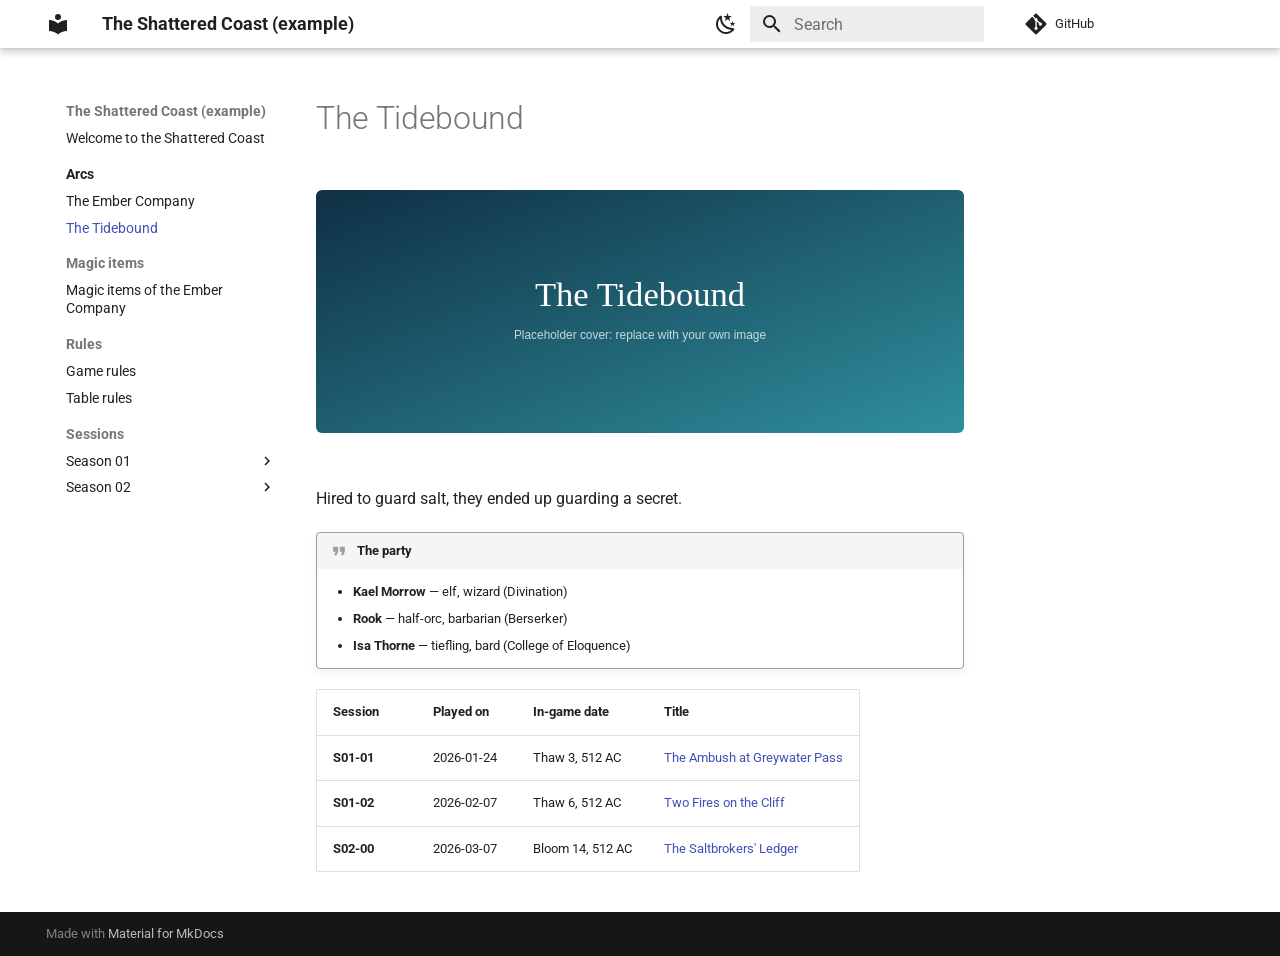
<file: arcs/tide/index.html>
<!doctype html>
<html lang="en" class="no-js">
  <head>
    
      <meta charset="utf-8">
      <meta name="viewport" content="width=device-width,initial-scale=1">
      
      
      
        <link rel="canonical" href="https://mbalasso.github.io/dnd-campaign-wiki/arcs/tide/">
      
      
        <link rel="prev" href="../ember/">
      
      
        <link rel="next" href="../../magic-items/ember/">
      
      
        
      
      
      <link rel="icon" href="../../assets/images/favicon.png">
      <meta name="generator" content="mkdocs-1.6.1, mkdocs-material-9.7.7">
    
    
      
        <title>The Tidebound - The Shattered Coast (example)</title>
      
    
    
      <link rel="stylesheet" href="../../assets/stylesheets/main.ec1eaa64.min.css">
      
        
        <link rel="stylesheet" href="../../assets/stylesheets/palette.ab4e12ef.min.css">
      
      


    
    
      
    
    
      
        
        
        <link rel="preconnect" href="https://fonts.gstatic.com" crossorigin>
        <link rel="stylesheet" href="https://fonts.googleapis.com/css?family=Roboto:300,300i,400,400i,700,700i%7CRoboto+Mono:400,400i,700,700i&display=fallback">
        <style>:root{--md-text-font:"Roboto";--md-code-font:"Roboto Mono"}</style>
      
    
    
      <link rel="stylesheet" href="../../stylesheets/extra.css">
    
    <script>__md_scope=new URL("../..",location),__md_hash=e=>[...e].reduce(((e,_)=>(e<<5)-e+_.charCodeAt(0)),0),__md_get=(e,_=localStorage,t=__md_scope)=>JSON.parse(_.getItem(t.pathname+"."+e)),__md_set=(e,_,t=localStorage,a=__md_scope)=>{try{t.setItem(a.pathname+"."+e,JSON.stringify(_))}catch(e){}}</script>
    
      

    
    
  </head>
  
  
    
    
      
    
    
    
    
    <body dir="ltr" data-md-color-scheme="default" data-md-color-primary="white" data-md-color-accent="indigo">
  
    
    <input class="md-toggle" data-md-toggle="drawer" type="checkbox" id="__drawer" autocomplete="off">
    <input class="md-toggle" data-md-toggle="search" type="checkbox" id="__search" autocomplete="off">
    <label class="md-overlay" for="__drawer"></label>
    <div data-md-component="skip">
      
        
        <a href="#the-tidebound" class="md-skip">
          Skip to content
        </a>
      
    </div>
    <div data-md-component="announce">
      
    </div>
    
    
      

  

<header class="md-header md-header--shadow" data-md-component="header">
  <nav class="md-header__inner md-grid" aria-label="Header">
    <a href="../.." title="The Shattered Coast (example)" class="md-header__button md-logo" aria-label="The Shattered Coast (example)" data-md-component="logo">
      
  
  <svg xmlns="http://www.w3.org/2000/svg" viewBox="0 0 24 24"><path d="M12 8a3 3 0 0 0 3-3 3 3 0 0 0-3-3 3 3 0 0 0-3 3 3 3 0 0 0 3 3m0 3.54C9.64 9.35 6.5 8 3 8v11c3.5 0 6.64 1.35 9 3.54 2.36-2.19 5.5-3.54 9-3.54V8c-3.5 0-6.64 1.35-9 3.54"/></svg>

    </a>
    <label class="md-header__button md-icon" for="__drawer">
      
      <svg xmlns="http://www.w3.org/2000/svg" viewBox="0 0 24 24"><path d="M3 6h18v2H3zm0 5h18v2H3zm0 5h18v2H3z"/></svg>
    </label>
    <div class="md-header__title" data-md-component="header-title">
      <div class="md-header__ellipsis">
        <div class="md-header__topic">
          <span class="md-ellipsis">
            The Shattered Coast (example)
          </span>
        </div>
        <div class="md-header__topic" data-md-component="header-topic">
          <span class="md-ellipsis">
            
              The Tidebound
            
          </span>
        </div>
      </div>
    </div>
    
      
        <form class="md-header__option" data-md-component="palette">
  
    
    
    
    <input class="md-option" data-md-color-media="" data-md-color-scheme="default" data-md-color-primary="white" data-md-color-accent="indigo"  aria-label="Dark theme"  type="radio" name="__palette" id="__palette_0">
    
      <label class="md-header__button md-icon" title="Dark theme" for="__palette_1" hidden>
        <svg xmlns="http://www.w3.org/2000/svg" viewBox="0 0 24 24"><path d="m17.75 4.09-2.53 1.94.91 3.06-2.63-1.81-2.63 1.81.91-3.06-2.53-1.94L12.44 4l1.06-3 1.06 3zm3.5 6.91-1.64 1.25.59 1.98-1.7-1.17-1.7 1.17.59-1.98L15.75 11l2.06-.05L18.5 9l.69 1.95zm-2.28 4.95c.83-.08 1.72 1.1 1.19 1.85-.32.45-.66.87-1.08 1.27C15.17 23 8.84 23 4.94 19.07c-3.91-3.9-3.91-10.24 0-14.14.4-.4.82-.76 1.27-1.08.75-.53 1.93.36 1.85 1.19-.27 2.86.69 5.83 2.89 8.02a9.96 9.96 0 0 0 8.02 2.89m-1.64 2.02a12.08 12.08 0 0 1-7.8-3.47c-2.17-2.19-3.33-5-3.49-7.82-2.81 3.14-2.7 7.96.31 10.98 3.02 3.01 7.84 3.12 10.98.31"/></svg>
      </label>
    
  
    
    
    
    <input class="md-option" data-md-color-media="" data-md-color-scheme="slate" data-md-color-primary="black" data-md-color-accent="indigo"  aria-label="Light theme"  type="radio" name="__palette" id="__palette_1">
    
      <label class="md-header__button md-icon" title="Light theme" for="__palette_0" hidden>
        <svg xmlns="http://www.w3.org/2000/svg" viewBox="0 0 24 24"><path d="M12 7a5 5 0 0 1 5 5 5 5 0 0 1-5 5 5 5 0 0 1-5-5 5 5 0 0 1 5-5m0 2a3 3 0 0 0-3 3 3 3 0 0 0 3 3 3 3 0 0 0 3-3 3 3 0 0 0-3-3m0-7 2.39 3.42C13.65 5.15 12.84 5 12 5s-1.65.15-2.39.42zM3.34 7l4.16-.35A7.2 7.2 0 0 0 5.94 8.5c-.44.74-.69 1.5-.83 2.29zm.02 10 1.76-3.77a7.131 7.131 0 0 0 2.38 4.14zM20.65 7l-1.77 3.79a7.02 7.02 0 0 0-2.38-4.15zm-.01 10-4.14.36c.59-.51 1.12-1.14 1.54-1.86.42-.73.69-1.5.83-2.29zM12 22l-2.41-3.44c.74.27 1.55.44 2.41.44.82 0 1.63-.17 2.37-.44z"/></svg>
      </label>
    
  
</form>
      
    
    
      <script>var palette=__md_get("__palette");if(palette&&palette.color){if("(prefers-color-scheme)"===palette.color.media){var media=matchMedia("(prefers-color-scheme: light)"),input=document.querySelector(media.matches?"[data-md-color-media='(prefers-color-scheme: light)']":"[data-md-color-media='(prefers-color-scheme: dark)']");palette.color.media=input.getAttribute("data-md-color-media"),palette.color.scheme=input.getAttribute("data-md-color-scheme"),palette.color.primary=input.getAttribute("data-md-color-primary"),palette.color.accent=input.getAttribute("data-md-color-accent")}for(var[key,value]of Object.entries(palette.color))document.body.setAttribute("data-md-color-"+key,value)}</script>
    
    
    
      
      
        <label class="md-header__button md-icon" for="__search">
          
          <svg xmlns="http://www.w3.org/2000/svg" viewBox="0 0 24 24"><path d="M9.5 3A6.5 6.5 0 0 1 16 9.5c0 1.61-.59 3.09-1.56 4.23l.27.27h.79l5 5-1.5 1.5-5-5v-.79l-.27-.27A6.52 6.52 0 0 1 9.5 16 6.5 6.5 0 0 1 3 9.5 6.5 6.5 0 0 1 9.5 3m0 2C7 5 5 7 5 9.5S7 14 9.5 14 14 12 14 9.5 12 5 9.5 5"/></svg>
        </label>
        <div class="md-search" data-md-component="search" role="dialog">
  <label class="md-search__overlay" for="__search"></label>
  <div class="md-search__inner" role="search">
    <form class="md-search__form" name="search">
      <input type="text" class="md-search__input" name="query" aria-label="Search" placeholder="Search" autocapitalize="off" autocorrect="off" autocomplete="off" spellcheck="false" data-md-component="search-query" required>
      <label class="md-search__icon md-icon" for="__search">
        
        <svg xmlns="http://www.w3.org/2000/svg" viewBox="0 0 24 24"><path d="M9.5 3A6.5 6.5 0 0 1 16 9.5c0 1.61-.59 3.09-1.56 4.23l.27.27h.79l5 5-1.5 1.5-5-5v-.79l-.27-.27A6.52 6.52 0 0 1 9.5 16 6.5 6.5 0 0 1 3 9.5 6.5 6.5 0 0 1 9.5 3m0 2C7 5 5 7 5 9.5S7 14 9.5 14 14 12 14 9.5 12 5 9.5 5"/></svg>
        
        <svg xmlns="http://www.w3.org/2000/svg" viewBox="0 0 24 24"><path d="M20 11v2H8l5.5 5.5-1.42 1.42L4.16 12l7.92-7.92L13.5 5.5 8 11z"/></svg>
      </label>
      <nav class="md-search__options" aria-label="Search">
        
        <button type="reset" class="md-search__icon md-icon" title="Clear" aria-label="Clear" tabindex="-1">
          
          <svg xmlns="http://www.w3.org/2000/svg" viewBox="0 0 24 24"><path d="M19 6.41 17.59 5 12 10.59 6.41 5 5 6.41 10.59 12 5 17.59 6.41 19 12 13.41 17.59 19 19 17.59 13.41 12z"/></svg>
        </button>
      </nav>
      
        <div class="md-search__suggest" data-md-component="search-suggest"></div>
      
    </form>
    <div class="md-search__output">
      <div class="md-search__scrollwrap" tabindex="0" data-md-scrollfix>
        <div class="md-search-result" data-md-component="search-result">
          <div class="md-search-result__meta">
            Initializing search
          </div>
          <ol class="md-search-result__list" role="presentation"></ol>
        </div>
      </div>
    </div>
  </div>
</div>
      
    
    
      <div class="md-header__source">
        <a href="https://github.com/mbalasso/dnd-campaign-wiki" title="Go to repository" class="md-source" data-md-component="source">
  <div class="md-source__icon md-icon">
    
    <svg xmlns="http://www.w3.org/2000/svg" viewBox="0 0 448 512"><!--! Font Awesome Free 7.1.0 by @fontawesome - https://fontawesome.com License - https://fontawesome.com/license/free (Icons: CC BY 4.0, Fonts: SIL OFL 1.1, Code: MIT License) Copyright 2025 Fonticons, Inc.--><path d="M439.6 236.1 244 40.5c-5.4-5.5-12.8-8.5-20.4-8.5s-15 3-20.4 8.4L162.5 81l51.5 51.5c27.1-9.1 52.7 16.8 43.4 43.7l49.7 49.7c34.2-11.8 61.2 31 35.5 56.7-26.5 26.5-70.2-2.9-56-37.3L240.3 199v121.9c25.3 12.5 22.3 41.8 9.1 55-6.4 6.4-15.2 10.1-24.3 10.1s-17.8-3.6-24.3-10.1c-17.6-17.6-11.1-46.9 11.2-56v-123c-20.8-8.5-24.6-30.7-18.6-45L142.6 101 8.5 235.1C3 240.6 0 247.9 0 255.5s3 15 8.5 20.4l195.6 195.7c5.4 5.4 12.7 8.4 20.4 8.4s15-3 20.4-8.4l194.7-194.7c5.4-5.4 8.4-12.8 8.4-20.4s-3-15-8.4-20.4"/></svg>
  </div>
  <div class="md-source__repository">
    GitHub
  </div>
</a>
      </div>
    
  </nav>
  
</header>
    
    <div class="md-container" data-md-component="container">
      
      
        
          
        
      
      <main class="md-main" data-md-component="main">
        <div class="md-main__inner md-grid">
          
            
              
              <div class="md-sidebar md-sidebar--primary" data-md-component="sidebar" data-md-type="navigation" >
                <div class="md-sidebar__scrollwrap">
                  <div class="md-sidebar__inner">
                    



<nav class="md-nav md-nav--primary" aria-label="Navigation" data-md-level="0">
  <label class="md-nav__title" for="__drawer">
    <a href="../.." title="The Shattered Coast (example)" class="md-nav__button md-logo" aria-label="The Shattered Coast (example)" data-md-component="logo">
      
  
  <svg xmlns="http://www.w3.org/2000/svg" viewBox="0 0 24 24"><path d="M12 8a3 3 0 0 0 3-3 3 3 0 0 0-3-3 3 3 0 0 0-3 3 3 3 0 0 0 3 3m0 3.54C9.64 9.35 6.5 8 3 8v11c3.5 0 6.64 1.35 9 3.54 2.36-2.19 5.5-3.54 9-3.54V8c-3.5 0-6.64 1.35-9 3.54"/></svg>

    </a>
    The Shattered Coast (example)
  </label>
  
    <div class="md-nav__source">
      <a href="https://github.com/mbalasso/dnd-campaign-wiki" title="Go to repository" class="md-source" data-md-component="source">
  <div class="md-source__icon md-icon">
    
    <svg xmlns="http://www.w3.org/2000/svg" viewBox="0 0 448 512"><!--! Font Awesome Free 7.1.0 by @fontawesome - https://fontawesome.com License - https://fontawesome.com/license/free (Icons: CC BY 4.0, Fonts: SIL OFL 1.1, Code: MIT License) Copyright 2025 Fonticons, Inc.--><path d="M439.6 236.1 244 40.5c-5.4-5.5-12.8-8.5-20.4-8.5s-15 3-20.4 8.4L162.5 81l51.5 51.5c27.1-9.1 52.7 16.8 43.4 43.7l49.7 49.7c34.2-11.8 61.2 31 35.5 56.7-26.5 26.5-70.2-2.9-56-37.3L240.3 199v121.9c25.3 12.5 22.3 41.8 9.1 55-6.4 6.4-15.2 10.1-24.3 10.1s-17.8-3.6-24.3-10.1c-17.6-17.6-11.1-46.9 11.2-56v-123c-20.8-8.5-24.6-30.7-18.6-45L142.6 101 8.5 235.1C3 240.6 0 247.9 0 255.5s3 15 8.5 20.4l195.6 195.7c5.4 5.4 12.7 8.4 20.4 8.4s15-3 20.4-8.4l194.7-194.7c5.4-5.4 8.4-12.8 8.4-20.4s-3-15-8.4-20.4"/></svg>
  </div>
  <div class="md-source__repository">
    GitHub
  </div>
</a>
    </div>
  
  <ul class="md-nav__list" data-md-scrollfix>
    
      
      
  
  
  
  
    <li class="md-nav__item">
      <a href="../.." class="md-nav__link">
        
  
  
  <span class="md-ellipsis">
    
  
    Welcome to the Shattered Coast
  

    
  </span>
  
  

      </a>
    </li>
  

    
      
      
  
  
    
  
  
  
    
    
      
        
          
        
      
        
      
        
      
    
    
    
      
        
        
      
    
    
    <li class="md-nav__item md-nav__item--active md-nav__item--section md-nav__item--nested">
      
        
        
        <input class="md-nav__toggle md-toggle " type="checkbox" id="__nav_2" checked>
        
          
          <div class="md-nav__link md-nav__container">
            <a href="../" class="md-nav__link ">
              
  
  
  <span class="md-ellipsis">
    
  
    Arcs
  

    
  </span>
  
  

            </a>
            
              
              <label class="md-nav__link " for="__nav_2" id="__nav_2_label" tabindex="">
                <span class="md-nav__icon md-icon"></span>
              </label>
            
          </div>
        
        <nav class="md-nav" data-md-level="1" aria-labelledby="__nav_2_label" aria-expanded="true">
          <label class="md-nav__title" for="__nav_2">
            <span class="md-nav__icon md-icon"></span>
            
  
    Arcs
  

          </label>
          <ul class="md-nav__list" data-md-scrollfix>
            
              
            
              
                
  
  
  
  
    <li class="md-nav__item">
      <a href="../ember/" class="md-nav__link">
        
  
  
  <span class="md-ellipsis">
    
  
    The Ember Company
  

    
  </span>
  
  

      </a>
    </li>
  

              
            
              
                
  
  
    
  
  
  
    <li class="md-nav__item md-nav__item--active">
      
      <input class="md-nav__toggle md-toggle" type="checkbox" id="__toc">
      
      
        
      
      
      <a href="./" class="md-nav__link md-nav__link--active">
        
  
  
  <span class="md-ellipsis">
    
  
    The Tidebound
  

    
  </span>
  
  

      </a>
      
    </li>
  

              
            
          </ul>
        </nav>
      
    </li>
  

    
      
      
  
  
  
  
    
    
      
        
      
    
    
    
      
        
        
      
    
    
    <li class="md-nav__item md-nav__item--section md-nav__item--nested">
      
        
        
        <input class="md-nav__toggle md-toggle " type="checkbox" id="__nav_3" >
        
          
          <label class="md-nav__link" for="__nav_3" id="__nav_3_label" tabindex="">
            
  
  
  <span class="md-ellipsis">
    
  
    Magic items
  

    
  </span>
  
  

            <span class="md-nav__icon md-icon"></span>
          </label>
        
        <nav class="md-nav" data-md-level="1" aria-labelledby="__nav_3_label" aria-expanded="false">
          <label class="md-nav__title" for="__nav_3">
            <span class="md-nav__icon md-icon"></span>
            
  
    Magic items
  

          </label>
          <ul class="md-nav__list" data-md-scrollfix>
            
              
                
  
  
  
  
    <li class="md-nav__item">
      <a href="../../magic-items/ember/" class="md-nav__link">
        
  
  
  <span class="md-ellipsis">
    
  
    Magic items of the Ember Company
  

    
  </span>
  
  

      </a>
    </li>
  

              
            
          </ul>
        </nav>
      
    </li>
  

    
      
      
  
  
  
  
    
    
      
        
      
        
      
    
    
    
      
        
        
      
    
    
    <li class="md-nav__item md-nav__item--section md-nav__item--nested">
      
        
        
        <input class="md-nav__toggle md-toggle " type="checkbox" id="__nav_4" >
        
          
          <label class="md-nav__link" for="__nav_4" id="__nav_4_label" tabindex="">
            
  
  
  <span class="md-ellipsis">
    
  
    Rules
  

    
  </span>
  
  

            <span class="md-nav__icon md-icon"></span>
          </label>
        
        <nav class="md-nav" data-md-level="1" aria-labelledby="__nav_4_label" aria-expanded="false">
          <label class="md-nav__title" for="__nav_4">
            <span class="md-nav__icon md-icon"></span>
            
  
    Rules
  

          </label>
          <ul class="md-nav__list" data-md-scrollfix>
            
              
                
  
  
  
  
    <li class="md-nav__item">
      <a href="../../rules/game-rules/" class="md-nav__link">
        
  
  
  <span class="md-ellipsis">
    
  
    Game rules
  

    
  </span>
  
  

      </a>
    </li>
  

              
            
              
                
  
  
  
  
    <li class="md-nav__item">
      <a href="../../rules/table-rules/" class="md-nav__link">
        
  
  
  <span class="md-ellipsis">
    
  
    Table rules
  

    
  </span>
  
  

      </a>
    </li>
  

              
            
          </ul>
        </nav>
      
    </li>
  

    
      
      
  
  
  
  
    
    
      
        
      
        
      
    
    
    
      
        
        
      
    
    
    <li class="md-nav__item md-nav__item--section md-nav__item--nested">
      
        
        
        <input class="md-nav__toggle md-toggle " type="checkbox" id="__nav_5" >
        
          
          <label class="md-nav__link" for="__nav_5" id="__nav_5_label" tabindex="">
            
  
  
  <span class="md-ellipsis">
    
  
    Sessions
  

    
  </span>
  
  

            <span class="md-nav__icon md-icon"></span>
          </label>
        
        <nav class="md-nav" data-md-level="1" aria-labelledby="__nav_5_label" aria-expanded="false">
          <label class="md-nav__title" for="__nav_5">
            <span class="md-nav__icon md-icon"></span>
            
  
    Sessions
  

          </label>
          <ul class="md-nav__list" data-md-scrollfix>
            
              
                
  
  
  
  
    
    
      
        
          
        
      
        
      
        
      
        
      
    
    
    
      
    
    
    <li class="md-nav__item md-nav__item--nested">
      
        
        
        <input class="md-nav__toggle md-toggle " type="checkbox" id="__nav_5_1" >
        
          
          <div class="md-nav__link md-nav__container">
            <a href="../../sessions/season-01/" class="md-nav__link ">
              
  
  
  <span class="md-ellipsis">
    
  
    Season 01
  

    
  </span>
  
  

            </a>
            
              
              <label class="md-nav__link " for="__nav_5_1" id="__nav_5_1_label" tabindex="0">
                <span class="md-nav__icon md-icon"></span>
              </label>
            
          </div>
        
        <nav class="md-nav" data-md-level="2" aria-labelledby="__nav_5_1_label" aria-expanded="false">
          <label class="md-nav__title" for="__nav_5_1">
            <span class="md-nav__icon md-icon"></span>
            
  
    Season 01
  

          </label>
          <ul class="md-nav__list" data-md-scrollfix>
            
              
            
              
                
  
  
  
  
    <li class="md-nav__item">
      <a href="../../sessions/season-01/s01-00/" class="md-nav__link">
        
  
  
  <span class="md-ellipsis">
    
  
    Session 0
  

    
  </span>
  
  

      </a>
    </li>
  

              
            
              
                
  
  
  
  
    <li class="md-nav__item">
      <a href="../../sessions/season-01/s01-01/" class="md-nav__link">
        
  
  
  <span class="md-ellipsis">
    
  
    The Ambush at Greywater Pass
  

    
  </span>
  
  

      </a>
    </li>
  

              
            
              
                
  
  
  
  
    <li class="md-nav__item">
      <a href="../../sessions/season-01/s01-02/" class="md-nav__link">
        
  
  
  <span class="md-ellipsis">
    
  
    Two Fires on the Cliff
  

    
  </span>
  
  

      </a>
    </li>
  

              
            
          </ul>
        </nav>
      
    </li>
  

              
            
              
                
  
  
  
  
    
    
      
        
          
        
      
        
      
    
    
    
      
    
    
    <li class="md-nav__item md-nav__item--nested">
      
        
        
        <input class="md-nav__toggle md-toggle " type="checkbox" id="__nav_5_2" >
        
          
          <div class="md-nav__link md-nav__container">
            <a href="../../sessions/season-02/" class="md-nav__link ">
              
  
  
  <span class="md-ellipsis">
    
  
    Season 02
  

    
  </span>
  
  

            </a>
            
              
              <label class="md-nav__link " for="__nav_5_2" id="__nav_5_2_label" tabindex="0">
                <span class="md-nav__icon md-icon"></span>
              </label>
            
          </div>
        
        <nav class="md-nav" data-md-level="2" aria-labelledby="__nav_5_2_label" aria-expanded="false">
          <label class="md-nav__title" for="__nav_5_2">
            <span class="md-nav__icon md-icon"></span>
            
  
    Season 02
  

          </label>
          <ul class="md-nav__list" data-md-scrollfix>
            
              
            
              
                
  
  
  
  
    <li class="md-nav__item">
      <a href="../../sessions/season-02/s02-00/" class="md-nav__link">
        
  
  
  <span class="md-ellipsis">
    
  
    The Saltbrokers' Ledger
  

    
  </span>
  
  

      </a>
    </li>
  

              
            
          </ul>
        </nav>
      
    </li>
  

              
            
          </ul>
        </nav>
      
    </li>
  

    
  </ul>
</nav>
                  </div>
                </div>
              </div>
            
            
              
              <div class="md-sidebar md-sidebar--secondary" data-md-component="sidebar" data-md-type="toc" >
                <div class="md-sidebar__scrollwrap">
                  <div class="md-sidebar__inner">
                    

<nav class="md-nav md-nav--secondary" aria-label="Table of contents">
  
  
  
    
  
  
</nav>
                  </div>
                </div>
              </div>
            
          
          
            <div class="md-content" data-md-component="content">
              
              <article class="md-content__inner md-typeset">
                
                  


  
  


<h1 id="the-tidebound">The Tidebound<a class="headerlink" href="#the-tidebound" title="Permanent link">&para;</a></h1>
<p><img alt="" class="hero" src="../../assets/tide.svg" /></p>
<p>Hired to guard salt, they ended up guarding a secret.</p>
<div class="admonition quote">
<p class="admonition-title">The party</p>
<ul>
<li><strong>Kael Morrow</strong> — elf, wizard (Divination)</li>
<li><strong>Rook</strong> — half-orc, barbarian (Berserker)</li>
<li><strong>Isa Thorne</strong> — tiefling, bard (College of Eloquence)</li>
</ul>
</div>
<table>
<thead>
<tr>
<th>Session</th>
<th>Played on</th>
<th>In-game date</th>
<th>Title</th>
</tr>
</thead>
<tbody>
<tr>
<td><strong>S01-01</strong></td>
<td>2026-01-24</td>
<td>Thaw 3, 512 AC</td>
<td><a href="../../sessions/season-01/s01-01/">The Ambush at Greywater Pass</a></td>
</tr>
<tr>
<td><strong>S01-02</strong></td>
<td>2026-02-07</td>
<td>Thaw 6, 512 AC</td>
<td><a href="../../sessions/season-01/s01-02/">Two Fires on the Cliff</a></td>
</tr>
<tr>
<td><strong>S02-00</strong></td>
<td>2026-03-07</td>
<td>Bloom 14, 512 AC</td>
<td><a href="../../sessions/season-02/s02-00/">The Saltbrokers' Ledger</a></td>
</tr>
</tbody>
</table>







  
  






                
              </article>
            </div>
          
          
<script>var target=document.getElementById(location.hash.slice(1));target&&target.name&&(target.checked=target.name.startsWith("__tabbed_"))</script>
        </div>
        
          <button type="button" class="md-top md-icon" data-md-component="top" hidden>
  
  <svg xmlns="http://www.w3.org/2000/svg" viewBox="0 0 24 24"><path d="M13 20h-2V8l-5.5 5.5-1.42-1.42L12 4.16l7.92 7.92-1.42 1.42L13 8z"/></svg>
  Back to top
</button>
        
      </main>
      
        <footer class="md-footer">
  
  <div class="md-footer-meta md-typeset">
    <div class="md-footer-meta__inner md-grid">
      <div class="md-copyright">
  
  
    Made with
    <a href="https://squidfunk.github.io/mkdocs-material/" target="_blank" rel="noopener">
      Material for MkDocs
    </a>
  
</div>
      
    </div>
  </div>
</footer>
      
    </div>
    <div class="md-dialog" data-md-component="dialog">
      <div class="md-dialog__inner md-typeset"></div>
    </div>
    
    
    
      
      
      <script id="__config" type="application/json">{"annotate": null, "base": "../..", "features": ["navigation.sections", "navigation.top", "navigation.indexes", "search.suggest", "content.code.copy"], "search": "../../assets/javascripts/workers/search.2c215733.min.js", "tags": null, "translations": {"clipboard.copied": "Copied to clipboard", "clipboard.copy": "Copy to clipboard", "search.result.more.one": "1 more on this page", "search.result.more.other": "# more on this page", "search.result.none": "No matching documents", "search.result.one": "1 matching document", "search.result.other": "# matching documents", "search.result.placeholder": "Type to start searching", "search.result.term.missing": "Missing", "select.version": "Select version"}, "version": null}</script>
    
    
      <script src="../../assets/javascripts/bundle.d7400e89.min.js"></script>
      
    
  </body>
</html>
</file>
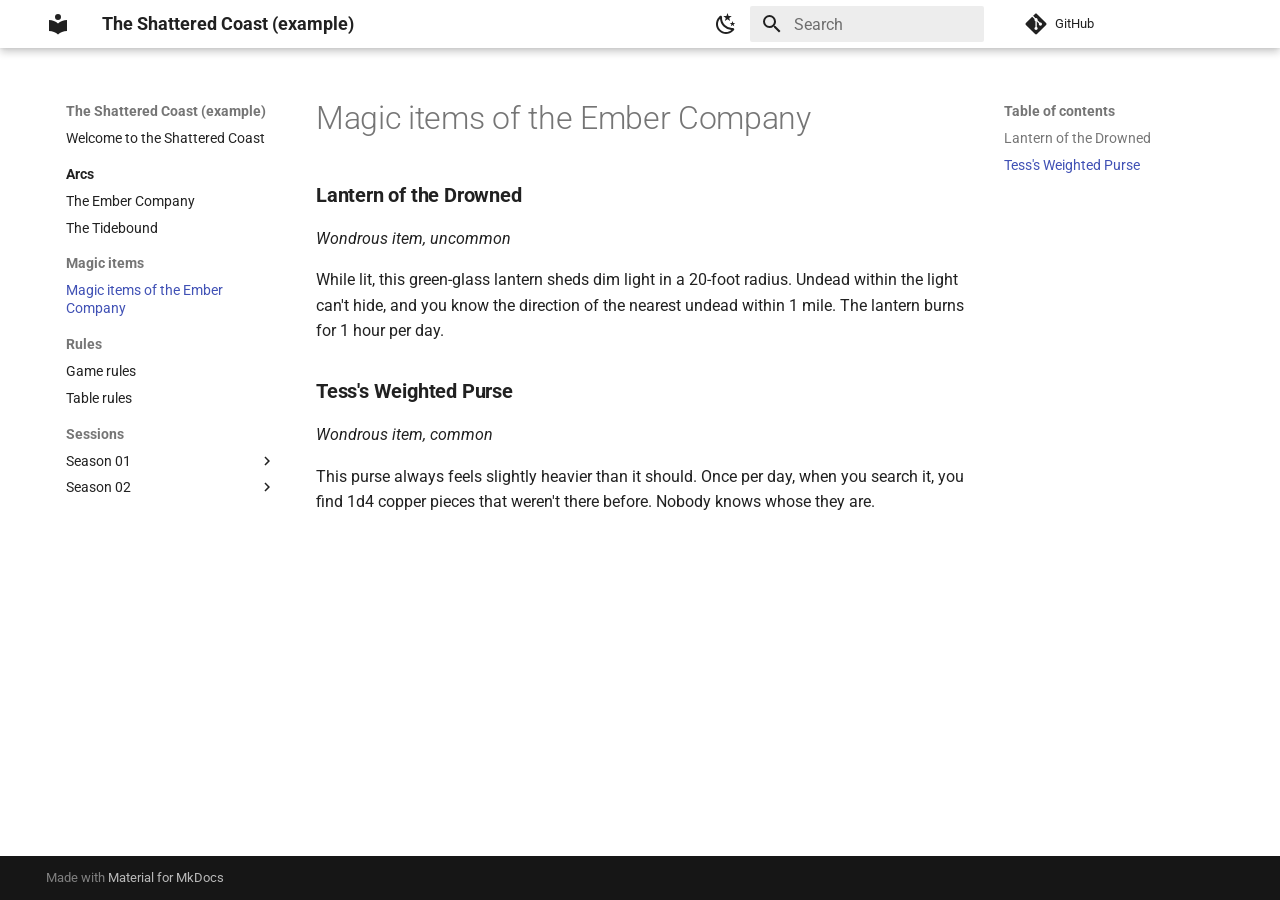
<file: magic-items/ember/index.html>
<!doctype html>
<html lang="en" class="no-js">
  <head>
    
      <meta charset="utf-8">
      <meta name="viewport" content="width=device-width,initial-scale=1">
      
      
      
        <link rel="canonical" href="https://mbalasso.github.io/dnd-campaign-wiki/magic-items/ember/">
      
      
        <link rel="prev" href="../../arcs/tide/">
      
      
        <link rel="next" href="../../rules/game-rules/">
      
      
        
      
      
      <link rel="icon" href="../../assets/images/favicon.png">
      <meta name="generator" content="mkdocs-1.6.1, mkdocs-material-9.7.7">
    
    
      
        <title>Magic items of the Ember Company - The Shattered Coast (example)</title>
      
    
    
      <link rel="stylesheet" href="../../assets/stylesheets/main.ec1eaa64.min.css">
      
        
        <link rel="stylesheet" href="../../assets/stylesheets/palette.ab4e12ef.min.css">
      
      


    
    
      
    
    
      
        
        
        <link rel="preconnect" href="https://fonts.gstatic.com" crossorigin>
        <link rel="stylesheet" href="https://fonts.googleapis.com/css?family=Roboto:300,300i,400,400i,700,700i%7CRoboto+Mono:400,400i,700,700i&display=fallback">
        <style>:root{--md-text-font:"Roboto";--md-code-font:"Roboto Mono"}</style>
      
    
    
      <link rel="stylesheet" href="../../stylesheets/extra.css">
    
    <script>__md_scope=new URL("../..",location),__md_hash=e=>[...e].reduce(((e,_)=>(e<<5)-e+_.charCodeAt(0)),0),__md_get=(e,_=localStorage,t=__md_scope)=>JSON.parse(_.getItem(t.pathname+"."+e)),__md_set=(e,_,t=localStorage,a=__md_scope)=>{try{t.setItem(a.pathname+"."+e,JSON.stringify(_))}catch(e){}}</script>
    
      

    
    
  </head>
  
  
    
    
      
    
    
    
    
    <body dir="ltr" data-md-color-scheme="default" data-md-color-primary="white" data-md-color-accent="indigo">
  
    
    <input class="md-toggle" data-md-toggle="drawer" type="checkbox" id="__drawer" autocomplete="off">
    <input class="md-toggle" data-md-toggle="search" type="checkbox" id="__search" autocomplete="off">
    <label class="md-overlay" for="__drawer"></label>
    <div data-md-component="skip">
      
        
        <a href="#magic-items-of-the-ember-company" class="md-skip">
          Skip to content
        </a>
      
    </div>
    <div data-md-component="announce">
      
    </div>
    
    
      

  

<header class="md-header md-header--shadow" data-md-component="header">
  <nav class="md-header__inner md-grid" aria-label="Header">
    <a href="../.." title="The Shattered Coast (example)" class="md-header__button md-logo" aria-label="The Shattered Coast (example)" data-md-component="logo">
      
  
  <svg xmlns="http://www.w3.org/2000/svg" viewBox="0 0 24 24"><path d="M12 8a3 3 0 0 0 3-3 3 3 0 0 0-3-3 3 3 0 0 0-3 3 3 3 0 0 0 3 3m0 3.54C9.64 9.35 6.5 8 3 8v11c3.5 0 6.64 1.35 9 3.54 2.36-2.19 5.5-3.54 9-3.54V8c-3.5 0-6.64 1.35-9 3.54"/></svg>

    </a>
    <label class="md-header__button md-icon" for="__drawer">
      
      <svg xmlns="http://www.w3.org/2000/svg" viewBox="0 0 24 24"><path d="M3 6h18v2H3zm0 5h18v2H3zm0 5h18v2H3z"/></svg>
    </label>
    <div class="md-header__title" data-md-component="header-title">
      <div class="md-header__ellipsis">
        <div class="md-header__topic">
          <span class="md-ellipsis">
            The Shattered Coast (example)
          </span>
        </div>
        <div class="md-header__topic" data-md-component="header-topic">
          <span class="md-ellipsis">
            
              Magic items of the Ember Company
            
          </span>
        </div>
      </div>
    </div>
    
      
        <form class="md-header__option" data-md-component="palette">
  
    
    
    
    <input class="md-option" data-md-color-media="" data-md-color-scheme="default" data-md-color-primary="white" data-md-color-accent="indigo"  aria-label="Dark theme"  type="radio" name="__palette" id="__palette_0">
    
      <label class="md-header__button md-icon" title="Dark theme" for="__palette_1" hidden>
        <svg xmlns="http://www.w3.org/2000/svg" viewBox="0 0 24 24"><path d="m17.75 4.09-2.53 1.94.91 3.06-2.63-1.81-2.63 1.81.91-3.06-2.53-1.94L12.44 4l1.06-3 1.06 3zm3.5 6.91-1.64 1.25.59 1.98-1.7-1.17-1.7 1.17.59-1.98L15.75 11l2.06-.05L18.5 9l.69 1.95zm-2.28 4.95c.83-.08 1.72 1.1 1.19 1.85-.32.45-.66.87-1.08 1.27C15.17 23 8.84 23 4.94 19.07c-3.91-3.9-3.91-10.24 0-14.14.4-.4.82-.76 1.27-1.08.75-.53 1.93.36 1.85 1.19-.27 2.86.69 5.83 2.89 8.02a9.96 9.96 0 0 0 8.02 2.89m-1.64 2.02a12.08 12.08 0 0 1-7.8-3.47c-2.17-2.19-3.33-5-3.49-7.82-2.81 3.14-2.7 7.96.31 10.98 3.02 3.01 7.84 3.12 10.98.31"/></svg>
      </label>
    
  
    
    
    
    <input class="md-option" data-md-color-media="" data-md-color-scheme="slate" data-md-color-primary="black" data-md-color-accent="indigo"  aria-label="Light theme"  type="radio" name="__palette" id="__palette_1">
    
      <label class="md-header__button md-icon" title="Light theme" for="__palette_0" hidden>
        <svg xmlns="http://www.w3.org/2000/svg" viewBox="0 0 24 24"><path d="M12 7a5 5 0 0 1 5 5 5 5 0 0 1-5 5 5 5 0 0 1-5-5 5 5 0 0 1 5-5m0 2a3 3 0 0 0-3 3 3 3 0 0 0 3 3 3 3 0 0 0 3-3 3 3 0 0 0-3-3m0-7 2.39 3.42C13.65 5.15 12.84 5 12 5s-1.65.15-2.39.42zM3.34 7l4.16-.35A7.2 7.2 0 0 0 5.94 8.5c-.44.74-.69 1.5-.83 2.29zm.02 10 1.76-3.77a7.131 7.131 0 0 0 2.38 4.14zM20.65 7l-1.77 3.79a7.02 7.02 0 0 0-2.38-4.15zm-.01 10-4.14.36c.59-.51 1.12-1.14 1.54-1.86.42-.73.69-1.5.83-2.29zM12 22l-2.41-3.44c.74.27 1.55.44 2.41.44.82 0 1.63-.17 2.37-.44z"/></svg>
      </label>
    
  
</form>
      
    
    
      <script>var palette=__md_get("__palette");if(palette&&palette.color){if("(prefers-color-scheme)"===palette.color.media){var media=matchMedia("(prefers-color-scheme: light)"),input=document.querySelector(media.matches?"[data-md-color-media='(prefers-color-scheme: light)']":"[data-md-color-media='(prefers-color-scheme: dark)']");palette.color.media=input.getAttribute("data-md-color-media"),palette.color.scheme=input.getAttribute("data-md-color-scheme"),palette.color.primary=input.getAttribute("data-md-color-primary"),palette.color.accent=input.getAttribute("data-md-color-accent")}for(var[key,value]of Object.entries(palette.color))document.body.setAttribute("data-md-color-"+key,value)}</script>
    
    
    
      
      
        <label class="md-header__button md-icon" for="__search">
          
          <svg xmlns="http://www.w3.org/2000/svg" viewBox="0 0 24 24"><path d="M9.5 3A6.5 6.5 0 0 1 16 9.5c0 1.61-.59 3.09-1.56 4.23l.27.27h.79l5 5-1.5 1.5-5-5v-.79l-.27-.27A6.52 6.52 0 0 1 9.5 16 6.5 6.5 0 0 1 3 9.5 6.5 6.5 0 0 1 9.5 3m0 2C7 5 5 7 5 9.5S7 14 9.5 14 14 12 14 9.5 12 5 9.5 5"/></svg>
        </label>
        <div class="md-search" data-md-component="search" role="dialog">
  <label class="md-search__overlay" for="__search"></label>
  <div class="md-search__inner" role="search">
    <form class="md-search__form" name="search">
      <input type="text" class="md-search__input" name="query" aria-label="Search" placeholder="Search" autocapitalize="off" autocorrect="off" autocomplete="off" spellcheck="false" data-md-component="search-query" required>
      <label class="md-search__icon md-icon" for="__search">
        
        <svg xmlns="http://www.w3.org/2000/svg" viewBox="0 0 24 24"><path d="M9.5 3A6.5 6.5 0 0 1 16 9.5c0 1.61-.59 3.09-1.56 4.23l.27.27h.79l5 5-1.5 1.5-5-5v-.79l-.27-.27A6.52 6.52 0 0 1 9.5 16 6.5 6.5 0 0 1 3 9.5 6.5 6.5 0 0 1 9.5 3m0 2C7 5 5 7 5 9.5S7 14 9.5 14 14 12 14 9.5 12 5 9.5 5"/></svg>
        
        <svg xmlns="http://www.w3.org/2000/svg" viewBox="0 0 24 24"><path d="M20 11v2H8l5.5 5.5-1.42 1.42L4.16 12l7.92-7.92L13.5 5.5 8 11z"/></svg>
      </label>
      <nav class="md-search__options" aria-label="Search">
        
        <button type="reset" class="md-search__icon md-icon" title="Clear" aria-label="Clear" tabindex="-1">
          
          <svg xmlns="http://www.w3.org/2000/svg" viewBox="0 0 24 24"><path d="M19 6.41 17.59 5 12 10.59 6.41 5 5 6.41 10.59 12 5 17.59 6.41 19 12 13.41 17.59 19 19 17.59 13.41 12z"/></svg>
        </button>
      </nav>
      
        <div class="md-search__suggest" data-md-component="search-suggest"></div>
      
    </form>
    <div class="md-search__output">
      <div class="md-search__scrollwrap" tabindex="0" data-md-scrollfix>
        <div class="md-search-result" data-md-component="search-result">
          <div class="md-search-result__meta">
            Initializing search
          </div>
          <ol class="md-search-result__list" role="presentation"></ol>
        </div>
      </div>
    </div>
  </div>
</div>
      
    
    
      <div class="md-header__source">
        <a href="https://github.com/mbalasso/dnd-campaign-wiki" title="Go to repository" class="md-source" data-md-component="source">
  <div class="md-source__icon md-icon">
    
    <svg xmlns="http://www.w3.org/2000/svg" viewBox="0 0 448 512"><!--! Font Awesome Free 7.1.0 by @fontawesome - https://fontawesome.com License - https://fontawesome.com/license/free (Icons: CC BY 4.0, Fonts: SIL OFL 1.1, Code: MIT License) Copyright 2025 Fonticons, Inc.--><path d="M439.6 236.1 244 40.5c-5.4-5.5-12.8-8.5-20.4-8.5s-15 3-20.4 8.4L162.5 81l51.5 51.5c27.1-9.1 52.7 16.8 43.4 43.7l49.7 49.7c34.2-11.8 61.2 31 35.5 56.7-26.5 26.5-70.2-2.9-56-37.3L240.3 199v121.9c25.3 12.5 22.3 41.8 9.1 55-6.4 6.4-15.2 10.1-24.3 10.1s-17.8-3.6-24.3-10.1c-17.6-17.6-11.1-46.9 11.2-56v-123c-20.8-8.5-24.6-30.7-18.6-45L142.6 101 8.5 235.1C3 240.6 0 247.9 0 255.5s3 15 8.5 20.4l195.6 195.7c5.4 5.4 12.7 8.4 20.4 8.4s15-3 20.4-8.4l194.7-194.7c5.4-5.4 8.4-12.8 8.4-20.4s-3-15-8.4-20.4"/></svg>
  </div>
  <div class="md-source__repository">
    GitHub
  </div>
</a>
      </div>
    
  </nav>
  
</header>
    
    <div class="md-container" data-md-component="container">
      
      
        
          
        
      
      <main class="md-main" data-md-component="main">
        <div class="md-main__inner md-grid">
          
            
              
              <div class="md-sidebar md-sidebar--primary" data-md-component="sidebar" data-md-type="navigation" >
                <div class="md-sidebar__scrollwrap">
                  <div class="md-sidebar__inner">
                    



<nav class="md-nav md-nav--primary" aria-label="Navigation" data-md-level="0">
  <label class="md-nav__title" for="__drawer">
    <a href="../.." title="The Shattered Coast (example)" class="md-nav__button md-logo" aria-label="The Shattered Coast (example)" data-md-component="logo">
      
  
  <svg xmlns="http://www.w3.org/2000/svg" viewBox="0 0 24 24"><path d="M12 8a3 3 0 0 0 3-3 3 3 0 0 0-3-3 3 3 0 0 0-3 3 3 3 0 0 0 3 3m0 3.54C9.64 9.35 6.5 8 3 8v11c3.5 0 6.64 1.35 9 3.54 2.36-2.19 5.5-3.54 9-3.54V8c-3.5 0-6.64 1.35-9 3.54"/></svg>

    </a>
    The Shattered Coast (example)
  </label>
  
    <div class="md-nav__source">
      <a href="https://github.com/mbalasso/dnd-campaign-wiki" title="Go to repository" class="md-source" data-md-component="source">
  <div class="md-source__icon md-icon">
    
    <svg xmlns="http://www.w3.org/2000/svg" viewBox="0 0 448 512"><!--! Font Awesome Free 7.1.0 by @fontawesome - https://fontawesome.com License - https://fontawesome.com/license/free (Icons: CC BY 4.0, Fonts: SIL OFL 1.1, Code: MIT License) Copyright 2025 Fonticons, Inc.--><path d="M439.6 236.1 244 40.5c-5.4-5.5-12.8-8.5-20.4-8.5s-15 3-20.4 8.4L162.5 81l51.5 51.5c27.1-9.1 52.7 16.8 43.4 43.7l49.7 49.7c34.2-11.8 61.2 31 35.5 56.7-26.5 26.5-70.2-2.9-56-37.3L240.3 199v121.9c25.3 12.5 22.3 41.8 9.1 55-6.4 6.4-15.2 10.1-24.3 10.1s-17.8-3.6-24.3-10.1c-17.6-17.6-11.1-46.9 11.2-56v-123c-20.8-8.5-24.6-30.7-18.6-45L142.6 101 8.5 235.1C3 240.6 0 247.9 0 255.5s3 15 8.5 20.4l195.6 195.7c5.4 5.4 12.7 8.4 20.4 8.4s15-3 20.4-8.4l194.7-194.7c5.4-5.4 8.4-12.8 8.4-20.4s-3-15-8.4-20.4"/></svg>
  </div>
  <div class="md-source__repository">
    GitHub
  </div>
</a>
    </div>
  
  <ul class="md-nav__list" data-md-scrollfix>
    
      
      
  
  
  
  
    <li class="md-nav__item">
      <a href="../.." class="md-nav__link">
        
  
  
  <span class="md-ellipsis">
    
  
    Welcome to the Shattered Coast
  

    
  </span>
  
  

      </a>
    </li>
  

    
      
      
  
  
  
  
    
    
      
        
          
        
      
        
      
        
      
    
    
    
      
        
        
      
    
    
    <li class="md-nav__item md-nav__item--section md-nav__item--nested">
      
        
        
        <input class="md-nav__toggle md-toggle " type="checkbox" id="__nav_2" >
        
          
          <div class="md-nav__link md-nav__container">
            <a href="../../arcs/" class="md-nav__link ">
              
  
  
  <span class="md-ellipsis">
    
  
    Arcs
  

    
  </span>
  
  

            </a>
            
              
              <label class="md-nav__link " for="__nav_2" id="__nav_2_label" tabindex="">
                <span class="md-nav__icon md-icon"></span>
              </label>
            
          </div>
        
        <nav class="md-nav" data-md-level="1" aria-labelledby="__nav_2_label" aria-expanded="false">
          <label class="md-nav__title" for="__nav_2">
            <span class="md-nav__icon md-icon"></span>
            
  
    Arcs
  

          </label>
          <ul class="md-nav__list" data-md-scrollfix>
            
              
            
              
                
  
  
  
  
    <li class="md-nav__item">
      <a href="../../arcs/ember/" class="md-nav__link">
        
  
  
  <span class="md-ellipsis">
    
  
    The Ember Company
  

    
  </span>
  
  

      </a>
    </li>
  

              
            
              
                
  
  
  
  
    <li class="md-nav__item">
      <a href="../../arcs/tide/" class="md-nav__link">
        
  
  
  <span class="md-ellipsis">
    
  
    The Tidebound
  

    
  </span>
  
  

      </a>
    </li>
  

              
            
          </ul>
        </nav>
      
    </li>
  

    
      
      
  
  
    
  
  
  
    
    
      
        
      
    
    
    
      
        
        
      
    
    
    <li class="md-nav__item md-nav__item--active md-nav__item--section md-nav__item--nested">
      
        
        
        <input class="md-nav__toggle md-toggle " type="checkbox" id="__nav_3" checked>
        
          
          <label class="md-nav__link" for="__nav_3" id="__nav_3_label" tabindex="">
            
  
  
  <span class="md-ellipsis">
    
  
    Magic items
  

    
  </span>
  
  

            <span class="md-nav__icon md-icon"></span>
          </label>
        
        <nav class="md-nav" data-md-level="1" aria-labelledby="__nav_3_label" aria-expanded="true">
          <label class="md-nav__title" for="__nav_3">
            <span class="md-nav__icon md-icon"></span>
            
  
    Magic items
  

          </label>
          <ul class="md-nav__list" data-md-scrollfix>
            
              
                
  
  
    
  
  
  
    <li class="md-nav__item md-nav__item--active">
      
      <input class="md-nav__toggle md-toggle" type="checkbox" id="__toc">
      
      
        
      
      
        <label class="md-nav__link md-nav__link--active" for="__toc">
          
  
  
  <span class="md-ellipsis">
    
  
    Magic items of the Ember Company
  

    
  </span>
  
  

          <span class="md-nav__icon md-icon"></span>
        </label>
      
      <a href="./" class="md-nav__link md-nav__link--active">
        
  
  
  <span class="md-ellipsis">
    
  
    Magic items of the Ember Company
  

    
  </span>
  
  

      </a>
      
        

<nav class="md-nav md-nav--secondary" aria-label="Table of contents">
  
  
  
    
  
  
    <label class="md-nav__title" for="__toc">
      <span class="md-nav__icon md-icon"></span>
      Table of contents
    </label>
    <ul class="md-nav__list" data-md-component="toc" data-md-scrollfix>
      
        <li class="md-nav__item">
  <a href="#lantern-of-the-drowned" class="md-nav__link">
    <span class="md-ellipsis">
      
        Lantern of the Drowned
      
    </span>
  </a>
  
</li>
      
        <li class="md-nav__item">
  <a href="#tesss-weighted-purse" class="md-nav__link">
    <span class="md-ellipsis">
      
        Tess's Weighted Purse
      
    </span>
  </a>
  
</li>
      
    </ul>
  
</nav>
      
    </li>
  

              
            
          </ul>
        </nav>
      
    </li>
  

    
      
      
  
  
  
  
    
    
      
        
      
        
      
    
    
    
      
        
        
      
    
    
    <li class="md-nav__item md-nav__item--section md-nav__item--nested">
      
        
        
        <input class="md-nav__toggle md-toggle " type="checkbox" id="__nav_4" >
        
          
          <label class="md-nav__link" for="__nav_4" id="__nav_4_label" tabindex="">
            
  
  
  <span class="md-ellipsis">
    
  
    Rules
  

    
  </span>
  
  

            <span class="md-nav__icon md-icon"></span>
          </label>
        
        <nav class="md-nav" data-md-level="1" aria-labelledby="__nav_4_label" aria-expanded="false">
          <label class="md-nav__title" for="__nav_4">
            <span class="md-nav__icon md-icon"></span>
            
  
    Rules
  

          </label>
          <ul class="md-nav__list" data-md-scrollfix>
            
              
                
  
  
  
  
    <li class="md-nav__item">
      <a href="../../rules/game-rules/" class="md-nav__link">
        
  
  
  <span class="md-ellipsis">
    
  
    Game rules
  

    
  </span>
  
  

      </a>
    </li>
  

              
            
              
                
  
  
  
  
    <li class="md-nav__item">
      <a href="../../rules/table-rules/" class="md-nav__link">
        
  
  
  <span class="md-ellipsis">
    
  
    Table rules
  

    
  </span>
  
  

      </a>
    </li>
  

              
            
          </ul>
        </nav>
      
    </li>
  

    
      
      
  
  
  
  
    
    
      
        
      
        
      
    
    
    
      
        
        
      
    
    
    <li class="md-nav__item md-nav__item--section md-nav__item--nested">
      
        
        
        <input class="md-nav__toggle md-toggle " type="checkbox" id="__nav_5" >
        
          
          <label class="md-nav__link" for="__nav_5" id="__nav_5_label" tabindex="">
            
  
  
  <span class="md-ellipsis">
    
  
    Sessions
  

    
  </span>
  
  

            <span class="md-nav__icon md-icon"></span>
          </label>
        
        <nav class="md-nav" data-md-level="1" aria-labelledby="__nav_5_label" aria-expanded="false">
          <label class="md-nav__title" for="__nav_5">
            <span class="md-nav__icon md-icon"></span>
            
  
    Sessions
  

          </label>
          <ul class="md-nav__list" data-md-scrollfix>
            
              
                
  
  
  
  
    
    
      
        
          
        
      
        
      
        
      
        
      
    
    
    
      
    
    
    <li class="md-nav__item md-nav__item--nested">
      
        
        
        <input class="md-nav__toggle md-toggle " type="checkbox" id="__nav_5_1" >
        
          
          <div class="md-nav__link md-nav__container">
            <a href="../../sessions/season-01/" class="md-nav__link ">
              
  
  
  <span class="md-ellipsis">
    
  
    Season 01
  

    
  </span>
  
  

            </a>
            
              
              <label class="md-nav__link " for="__nav_5_1" id="__nav_5_1_label" tabindex="0">
                <span class="md-nav__icon md-icon"></span>
              </label>
            
          </div>
        
        <nav class="md-nav" data-md-level="2" aria-labelledby="__nav_5_1_label" aria-expanded="false">
          <label class="md-nav__title" for="__nav_5_1">
            <span class="md-nav__icon md-icon"></span>
            
  
    Season 01
  

          </label>
          <ul class="md-nav__list" data-md-scrollfix>
            
              
            
              
                
  
  
  
  
    <li class="md-nav__item">
      <a href="../../sessions/season-01/s01-00/" class="md-nav__link">
        
  
  
  <span class="md-ellipsis">
    
  
    Session 0
  

    
  </span>
  
  

      </a>
    </li>
  

              
            
              
                
  
  
  
  
    <li class="md-nav__item">
      <a href="../../sessions/season-01/s01-01/" class="md-nav__link">
        
  
  
  <span class="md-ellipsis">
    
  
    The Ambush at Greywater Pass
  

    
  </span>
  
  

      </a>
    </li>
  

              
            
              
                
  
  
  
  
    <li class="md-nav__item">
      <a href="../../sessions/season-01/s01-02/" class="md-nav__link">
        
  
  
  <span class="md-ellipsis">
    
  
    Two Fires on the Cliff
  

    
  </span>
  
  

      </a>
    </li>
  

              
            
          </ul>
        </nav>
      
    </li>
  

              
            
              
                
  
  
  
  
    
    
      
        
          
        
      
        
      
    
    
    
      
    
    
    <li class="md-nav__item md-nav__item--nested">
      
        
        
        <input class="md-nav__toggle md-toggle " type="checkbox" id="__nav_5_2" >
        
          
          <div class="md-nav__link md-nav__container">
            <a href="../../sessions/season-02/" class="md-nav__link ">
              
  
  
  <span class="md-ellipsis">
    
  
    Season 02
  

    
  </span>
  
  

            </a>
            
              
              <label class="md-nav__link " for="__nav_5_2" id="__nav_5_2_label" tabindex="0">
                <span class="md-nav__icon md-icon"></span>
              </label>
            
          </div>
        
        <nav class="md-nav" data-md-level="2" aria-labelledby="__nav_5_2_label" aria-expanded="false">
          <label class="md-nav__title" for="__nav_5_2">
            <span class="md-nav__icon md-icon"></span>
            
  
    Season 02
  

          </label>
          <ul class="md-nav__list" data-md-scrollfix>
            
              
            
              
                
  
  
  
  
    <li class="md-nav__item">
      <a href="../../sessions/season-02/s02-00/" class="md-nav__link">
        
  
  
  <span class="md-ellipsis">
    
  
    The Saltbrokers' Ledger
  

    
  </span>
  
  

      </a>
    </li>
  

              
            
          </ul>
        </nav>
      
    </li>
  

              
            
          </ul>
        </nav>
      
    </li>
  

    
  </ul>
</nav>
                  </div>
                </div>
              </div>
            
            
              
              <div class="md-sidebar md-sidebar--secondary" data-md-component="sidebar" data-md-type="toc" >
                <div class="md-sidebar__scrollwrap">
                  <div class="md-sidebar__inner">
                    

<nav class="md-nav md-nav--secondary" aria-label="Table of contents">
  
  
  
    
  
  
    <label class="md-nav__title" for="__toc">
      <span class="md-nav__icon md-icon"></span>
      Table of contents
    </label>
    <ul class="md-nav__list" data-md-component="toc" data-md-scrollfix>
      
        <li class="md-nav__item">
  <a href="#lantern-of-the-drowned" class="md-nav__link">
    <span class="md-ellipsis">
      
        Lantern of the Drowned
      
    </span>
  </a>
  
</li>
      
        <li class="md-nav__item">
  <a href="#tesss-weighted-purse" class="md-nav__link">
    <span class="md-ellipsis">
      
        Tess's Weighted Purse
      
    </span>
  </a>
  
</li>
      
    </ul>
  
</nav>
                  </div>
                </div>
              </div>
            
          
          
            <div class="md-content" data-md-component="content">
              
              <article class="md-content__inner md-typeset">
                
                  


  
  


<h1 id="magic-items-of-the-ember-company">Magic items of the Ember Company<a class="headerlink" href="#magic-items-of-the-ember-company" title="Permanent link">&para;</a></h1>
<h3 id="lantern-of-the-drowned"><strong>Lantern of the Drowned</strong><a class="headerlink" href="#lantern-of-the-drowned" title="Permanent link">&para;</a></h3>
<p><em>Wondrous item, uncommon</em></p>
<p>While lit, this green-glass lantern sheds dim light in a 20-foot radius. Undead within the light can't hide, and you know the direction of the nearest undead within 1 mile. The lantern burns for 1 hour per day.</p>
<h3 id="tesss-weighted-purse"><strong>Tess's Weighted Purse</strong><a class="headerlink" href="#tesss-weighted-purse" title="Permanent link">&para;</a></h3>
<p><em>Wondrous item, common</em></p>
<p>This purse always feels slightly heavier than it should. Once per day, when you search it, you find 1d4 copper pieces that weren't there before. Nobody knows whose they are.</p>












                
              </article>
            </div>
          
          
<script>var target=document.getElementById(location.hash.slice(1));target&&target.name&&(target.checked=target.name.startsWith("__tabbed_"))</script>
        </div>
        
          <button type="button" class="md-top md-icon" data-md-component="top" hidden>
  
  <svg xmlns="http://www.w3.org/2000/svg" viewBox="0 0 24 24"><path d="M13 20h-2V8l-5.5 5.5-1.42-1.42L12 4.16l7.92 7.92-1.42 1.42L13 8z"/></svg>
  Back to top
</button>
        
      </main>
      
        <footer class="md-footer">
  
  <div class="md-footer-meta md-typeset">
    <div class="md-footer-meta__inner md-grid">
      <div class="md-copyright">
  
  
    Made with
    <a href="https://squidfunk.github.io/mkdocs-material/" target="_blank" rel="noopener">
      Material for MkDocs
    </a>
  
</div>
      
    </div>
  </div>
</footer>
      
    </div>
    <div class="md-dialog" data-md-component="dialog">
      <div class="md-dialog__inner md-typeset"></div>
    </div>
    
    
    
      
      
      <script id="__config" type="application/json">{"annotate": null, "base": "../..", "features": ["navigation.sections", "navigation.top", "navigation.indexes", "search.suggest", "content.code.copy"], "search": "../../assets/javascripts/workers/search.2c215733.min.js", "tags": null, "translations": {"clipboard.copied": "Copied to clipboard", "clipboard.copy": "Copy to clipboard", "search.result.more.one": "1 more on this page", "search.result.more.other": "# more on this page", "search.result.none": "No matching documents", "search.result.one": "1 matching document", "search.result.other": "# matching documents", "search.result.placeholder": "Type to start searching", "search.result.term.missing": "Missing", "select.version": "Select version"}, "version": null}</script>
    
    
      <script src="../../assets/javascripts/bundle.d7400e89.min.js"></script>
      
    
  </body>
</html>
</file>
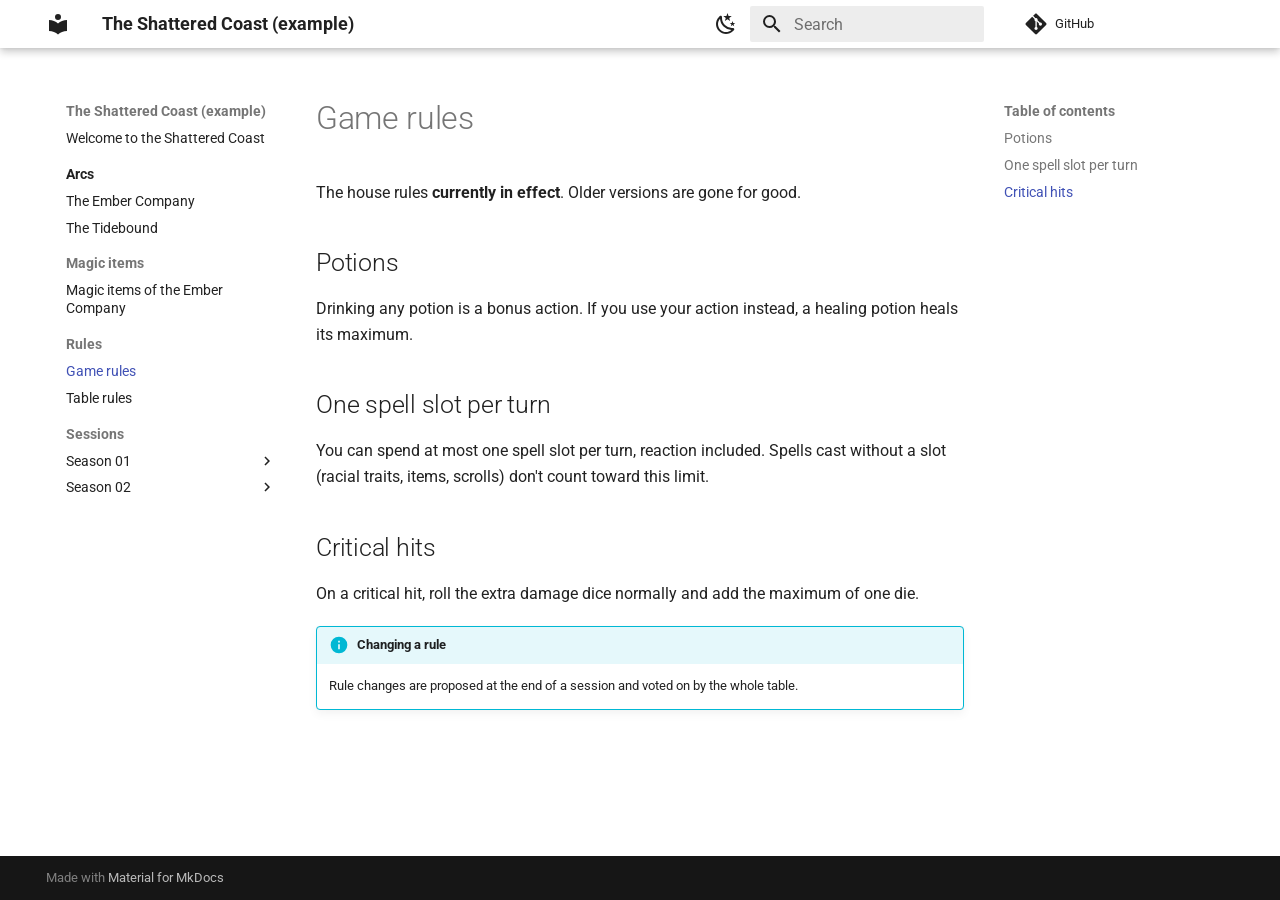
<file: rules/game-rules/index.html>
<!doctype html>
<html lang="en" class="no-js">
  <head>
    
      <meta charset="utf-8">
      <meta name="viewport" content="width=device-width,initial-scale=1">
      
      
      
        <link rel="canonical" href="https://mbalasso.github.io/dnd-campaign-wiki/rules/game-rules/">
      
      
        <link rel="prev" href="../../magic-items/ember/">
      
      
        <link rel="next" href="../table-rules/">
      
      
        
      
      
      <link rel="icon" href="../../assets/images/favicon.png">
      <meta name="generator" content="mkdocs-1.6.1, mkdocs-material-9.7.7">
    
    
      
        <title>Game rules - The Shattered Coast (example)</title>
      
    
    
      <link rel="stylesheet" href="../../assets/stylesheets/main.ec1eaa64.min.css">
      
        
        <link rel="stylesheet" href="../../assets/stylesheets/palette.ab4e12ef.min.css">
      
      


    
    
      
    
    
      
        
        
        <link rel="preconnect" href="https://fonts.gstatic.com" crossorigin>
        <link rel="stylesheet" href="https://fonts.googleapis.com/css?family=Roboto:300,300i,400,400i,700,700i%7CRoboto+Mono:400,400i,700,700i&display=fallback">
        <style>:root{--md-text-font:"Roboto";--md-code-font:"Roboto Mono"}</style>
      
    
    
      <link rel="stylesheet" href="../../stylesheets/extra.css">
    
    <script>__md_scope=new URL("../..",location),__md_hash=e=>[...e].reduce(((e,_)=>(e<<5)-e+_.charCodeAt(0)),0),__md_get=(e,_=localStorage,t=__md_scope)=>JSON.parse(_.getItem(t.pathname+"."+e)),__md_set=(e,_,t=localStorage,a=__md_scope)=>{try{t.setItem(a.pathname+"."+e,JSON.stringify(_))}catch(e){}}</script>
    
      

    
    
  </head>
  
  
    
    
      
    
    
    
    
    <body dir="ltr" data-md-color-scheme="default" data-md-color-primary="white" data-md-color-accent="indigo">
  
    
    <input class="md-toggle" data-md-toggle="drawer" type="checkbox" id="__drawer" autocomplete="off">
    <input class="md-toggle" data-md-toggle="search" type="checkbox" id="__search" autocomplete="off">
    <label class="md-overlay" for="__drawer"></label>
    <div data-md-component="skip">
      
        
        <a href="#game-rules" class="md-skip">
          Skip to content
        </a>
      
    </div>
    <div data-md-component="announce">
      
    </div>
    
    
      

  

<header class="md-header md-header--shadow" data-md-component="header">
  <nav class="md-header__inner md-grid" aria-label="Header">
    <a href="../.." title="The Shattered Coast (example)" class="md-header__button md-logo" aria-label="The Shattered Coast (example)" data-md-component="logo">
      
  
  <svg xmlns="http://www.w3.org/2000/svg" viewBox="0 0 24 24"><path d="M12 8a3 3 0 0 0 3-3 3 3 0 0 0-3-3 3 3 0 0 0-3 3 3 3 0 0 0 3 3m0 3.54C9.64 9.35 6.5 8 3 8v11c3.5 0 6.64 1.35 9 3.54 2.36-2.19 5.5-3.54 9-3.54V8c-3.5 0-6.64 1.35-9 3.54"/></svg>

    </a>
    <label class="md-header__button md-icon" for="__drawer">
      
      <svg xmlns="http://www.w3.org/2000/svg" viewBox="0 0 24 24"><path d="M3 6h18v2H3zm0 5h18v2H3zm0 5h18v2H3z"/></svg>
    </label>
    <div class="md-header__title" data-md-component="header-title">
      <div class="md-header__ellipsis">
        <div class="md-header__topic">
          <span class="md-ellipsis">
            The Shattered Coast (example)
          </span>
        </div>
        <div class="md-header__topic" data-md-component="header-topic">
          <span class="md-ellipsis">
            
              Game rules
            
          </span>
        </div>
      </div>
    </div>
    
      
        <form class="md-header__option" data-md-component="palette">
  
    
    
    
    <input class="md-option" data-md-color-media="" data-md-color-scheme="default" data-md-color-primary="white" data-md-color-accent="indigo"  aria-label="Dark theme"  type="radio" name="__palette" id="__palette_0">
    
      <label class="md-header__button md-icon" title="Dark theme" for="__palette_1" hidden>
        <svg xmlns="http://www.w3.org/2000/svg" viewBox="0 0 24 24"><path d="m17.75 4.09-2.53 1.94.91 3.06-2.63-1.81-2.63 1.81.91-3.06-2.53-1.94L12.44 4l1.06-3 1.06 3zm3.5 6.91-1.64 1.25.59 1.98-1.7-1.17-1.7 1.17.59-1.98L15.75 11l2.06-.05L18.5 9l.69 1.95zm-2.28 4.95c.83-.08 1.72 1.1 1.19 1.85-.32.45-.66.87-1.08 1.27C15.17 23 8.84 23 4.94 19.07c-3.91-3.9-3.91-10.24 0-14.14.4-.4.82-.76 1.27-1.08.75-.53 1.93.36 1.85 1.19-.27 2.86.69 5.83 2.89 8.02a9.96 9.96 0 0 0 8.02 2.89m-1.64 2.02a12.08 12.08 0 0 1-7.8-3.47c-2.17-2.19-3.33-5-3.49-7.82-2.81 3.14-2.7 7.96.31 10.98 3.02 3.01 7.84 3.12 10.98.31"/></svg>
      </label>
    
  
    
    
    
    <input class="md-option" data-md-color-media="" data-md-color-scheme="slate" data-md-color-primary="black" data-md-color-accent="indigo"  aria-label="Light theme"  type="radio" name="__palette" id="__palette_1">
    
      <label class="md-header__button md-icon" title="Light theme" for="__palette_0" hidden>
        <svg xmlns="http://www.w3.org/2000/svg" viewBox="0 0 24 24"><path d="M12 7a5 5 0 0 1 5 5 5 5 0 0 1-5 5 5 5 0 0 1-5-5 5 5 0 0 1 5-5m0 2a3 3 0 0 0-3 3 3 3 0 0 0 3 3 3 3 0 0 0 3-3 3 3 0 0 0-3-3m0-7 2.39 3.42C13.65 5.15 12.84 5 12 5s-1.65.15-2.39.42zM3.34 7l4.16-.35A7.2 7.2 0 0 0 5.94 8.5c-.44.74-.69 1.5-.83 2.29zm.02 10 1.76-3.77a7.131 7.131 0 0 0 2.38 4.14zM20.65 7l-1.77 3.79a7.02 7.02 0 0 0-2.38-4.15zm-.01 10-4.14.36c.59-.51 1.12-1.14 1.54-1.86.42-.73.69-1.5.83-2.29zM12 22l-2.41-3.44c.74.27 1.55.44 2.41.44.82 0 1.63-.17 2.37-.44z"/></svg>
      </label>
    
  
</form>
      
    
    
      <script>var palette=__md_get("__palette");if(palette&&palette.color){if("(prefers-color-scheme)"===palette.color.media){var media=matchMedia("(prefers-color-scheme: light)"),input=document.querySelector(media.matches?"[data-md-color-media='(prefers-color-scheme: light)']":"[data-md-color-media='(prefers-color-scheme: dark)']");palette.color.media=input.getAttribute("data-md-color-media"),palette.color.scheme=input.getAttribute("data-md-color-scheme"),palette.color.primary=input.getAttribute("data-md-color-primary"),palette.color.accent=input.getAttribute("data-md-color-accent")}for(var[key,value]of Object.entries(palette.color))document.body.setAttribute("data-md-color-"+key,value)}</script>
    
    
    
      
      
        <label class="md-header__button md-icon" for="__search">
          
          <svg xmlns="http://www.w3.org/2000/svg" viewBox="0 0 24 24"><path d="M9.5 3A6.5 6.5 0 0 1 16 9.5c0 1.61-.59 3.09-1.56 4.23l.27.27h.79l5 5-1.5 1.5-5-5v-.79l-.27-.27A6.52 6.52 0 0 1 9.5 16 6.5 6.5 0 0 1 3 9.5 6.5 6.5 0 0 1 9.5 3m0 2C7 5 5 7 5 9.5S7 14 9.5 14 14 12 14 9.5 12 5 9.5 5"/></svg>
        </label>
        <div class="md-search" data-md-component="search" role="dialog">
  <label class="md-search__overlay" for="__search"></label>
  <div class="md-search__inner" role="search">
    <form class="md-search__form" name="search">
      <input type="text" class="md-search__input" name="query" aria-label="Search" placeholder="Search" autocapitalize="off" autocorrect="off" autocomplete="off" spellcheck="false" data-md-component="search-query" required>
      <label class="md-search__icon md-icon" for="__search">
        
        <svg xmlns="http://www.w3.org/2000/svg" viewBox="0 0 24 24"><path d="M9.5 3A6.5 6.5 0 0 1 16 9.5c0 1.61-.59 3.09-1.56 4.23l.27.27h.79l5 5-1.5 1.5-5-5v-.79l-.27-.27A6.52 6.52 0 0 1 9.5 16 6.5 6.5 0 0 1 3 9.5 6.5 6.5 0 0 1 9.5 3m0 2C7 5 5 7 5 9.5S7 14 9.5 14 14 12 14 9.5 12 5 9.5 5"/></svg>
        
        <svg xmlns="http://www.w3.org/2000/svg" viewBox="0 0 24 24"><path d="M20 11v2H8l5.5 5.5-1.42 1.42L4.16 12l7.92-7.92L13.5 5.5 8 11z"/></svg>
      </label>
      <nav class="md-search__options" aria-label="Search">
        
        <button type="reset" class="md-search__icon md-icon" title="Clear" aria-label="Clear" tabindex="-1">
          
          <svg xmlns="http://www.w3.org/2000/svg" viewBox="0 0 24 24"><path d="M19 6.41 17.59 5 12 10.59 6.41 5 5 6.41 10.59 12 5 17.59 6.41 19 12 13.41 17.59 19 19 17.59 13.41 12z"/></svg>
        </button>
      </nav>
      
        <div class="md-search__suggest" data-md-component="search-suggest"></div>
      
    </form>
    <div class="md-search__output">
      <div class="md-search__scrollwrap" tabindex="0" data-md-scrollfix>
        <div class="md-search-result" data-md-component="search-result">
          <div class="md-search-result__meta">
            Initializing search
          </div>
          <ol class="md-search-result__list" role="presentation"></ol>
        </div>
      </div>
    </div>
  </div>
</div>
      
    
    
      <div class="md-header__source">
        <a href="https://github.com/mbalasso/dnd-campaign-wiki" title="Go to repository" class="md-source" data-md-component="source">
  <div class="md-source__icon md-icon">
    
    <svg xmlns="http://www.w3.org/2000/svg" viewBox="0 0 448 512"><!--! Font Awesome Free 7.1.0 by @fontawesome - https://fontawesome.com License - https://fontawesome.com/license/free (Icons: CC BY 4.0, Fonts: SIL OFL 1.1, Code: MIT License) Copyright 2025 Fonticons, Inc.--><path d="M439.6 236.1 244 40.5c-5.4-5.5-12.8-8.5-20.4-8.5s-15 3-20.4 8.4L162.5 81l51.5 51.5c27.1-9.1 52.7 16.8 43.4 43.7l49.7 49.7c34.2-11.8 61.2 31 35.5 56.7-26.5 26.5-70.2-2.9-56-37.3L240.3 199v121.9c25.3 12.5 22.3 41.8 9.1 55-6.4 6.4-15.2 10.1-24.3 10.1s-17.8-3.6-24.3-10.1c-17.6-17.6-11.1-46.9 11.2-56v-123c-20.8-8.5-24.6-30.7-18.6-45L142.6 101 8.5 235.1C3 240.6 0 247.9 0 255.5s3 15 8.5 20.4l195.6 195.7c5.4 5.4 12.7 8.4 20.4 8.4s15-3 20.4-8.4l194.7-194.7c5.4-5.4 8.4-12.8 8.4-20.4s-3-15-8.4-20.4"/></svg>
  </div>
  <div class="md-source__repository">
    GitHub
  </div>
</a>
      </div>
    
  </nav>
  
</header>
    
    <div class="md-container" data-md-component="container">
      
      
        
          
        
      
      <main class="md-main" data-md-component="main">
        <div class="md-main__inner md-grid">
          
            
              
              <div class="md-sidebar md-sidebar--primary" data-md-component="sidebar" data-md-type="navigation" >
                <div class="md-sidebar__scrollwrap">
                  <div class="md-sidebar__inner">
                    



<nav class="md-nav md-nav--primary" aria-label="Navigation" data-md-level="0">
  <label class="md-nav__title" for="__drawer">
    <a href="../.." title="The Shattered Coast (example)" class="md-nav__button md-logo" aria-label="The Shattered Coast (example)" data-md-component="logo">
      
  
  <svg xmlns="http://www.w3.org/2000/svg" viewBox="0 0 24 24"><path d="M12 8a3 3 0 0 0 3-3 3 3 0 0 0-3-3 3 3 0 0 0-3 3 3 3 0 0 0 3 3m0 3.54C9.64 9.35 6.5 8 3 8v11c3.5 0 6.64 1.35 9 3.54 2.36-2.19 5.5-3.54 9-3.54V8c-3.5 0-6.64 1.35-9 3.54"/></svg>

    </a>
    The Shattered Coast (example)
  </label>
  
    <div class="md-nav__source">
      <a href="https://github.com/mbalasso/dnd-campaign-wiki" title="Go to repository" class="md-source" data-md-component="source">
  <div class="md-source__icon md-icon">
    
    <svg xmlns="http://www.w3.org/2000/svg" viewBox="0 0 448 512"><!--! Font Awesome Free 7.1.0 by @fontawesome - https://fontawesome.com License - https://fontawesome.com/license/free (Icons: CC BY 4.0, Fonts: SIL OFL 1.1, Code: MIT License) Copyright 2025 Fonticons, Inc.--><path d="M439.6 236.1 244 40.5c-5.4-5.5-12.8-8.5-20.4-8.5s-15 3-20.4 8.4L162.5 81l51.5 51.5c27.1-9.1 52.7 16.8 43.4 43.7l49.7 49.7c34.2-11.8 61.2 31 35.5 56.7-26.5 26.5-70.2-2.9-56-37.3L240.3 199v121.9c25.3 12.5 22.3 41.8 9.1 55-6.4 6.4-15.2 10.1-24.3 10.1s-17.8-3.6-24.3-10.1c-17.6-17.6-11.1-46.9 11.2-56v-123c-20.8-8.5-24.6-30.7-18.6-45L142.6 101 8.5 235.1C3 240.6 0 247.9 0 255.5s3 15 8.5 20.4l195.6 195.7c5.4 5.4 12.7 8.4 20.4 8.4s15-3 20.4-8.4l194.7-194.7c5.4-5.4 8.4-12.8 8.4-20.4s-3-15-8.4-20.4"/></svg>
  </div>
  <div class="md-source__repository">
    GitHub
  </div>
</a>
    </div>
  
  <ul class="md-nav__list" data-md-scrollfix>
    
      
      
  
  
  
  
    <li class="md-nav__item">
      <a href="../.." class="md-nav__link">
        
  
  
  <span class="md-ellipsis">
    
  
    Welcome to the Shattered Coast
  

    
  </span>
  
  

      </a>
    </li>
  

    
      
      
  
  
  
  
    
    
      
        
          
        
      
        
      
        
      
    
    
    
      
        
        
      
    
    
    <li class="md-nav__item md-nav__item--section md-nav__item--nested">
      
        
        
        <input class="md-nav__toggle md-toggle " type="checkbox" id="__nav_2" >
        
          
          <div class="md-nav__link md-nav__container">
            <a href="../../arcs/" class="md-nav__link ">
              
  
  
  <span class="md-ellipsis">
    
  
    Arcs
  

    
  </span>
  
  

            </a>
            
              
              <label class="md-nav__link " for="__nav_2" id="__nav_2_label" tabindex="">
                <span class="md-nav__icon md-icon"></span>
              </label>
            
          </div>
        
        <nav class="md-nav" data-md-level="1" aria-labelledby="__nav_2_label" aria-expanded="false">
          <label class="md-nav__title" for="__nav_2">
            <span class="md-nav__icon md-icon"></span>
            
  
    Arcs
  

          </label>
          <ul class="md-nav__list" data-md-scrollfix>
            
              
            
              
                
  
  
  
  
    <li class="md-nav__item">
      <a href="../../arcs/ember/" class="md-nav__link">
        
  
  
  <span class="md-ellipsis">
    
  
    The Ember Company
  

    
  </span>
  
  

      </a>
    </li>
  

              
            
              
                
  
  
  
  
    <li class="md-nav__item">
      <a href="../../arcs/tide/" class="md-nav__link">
        
  
  
  <span class="md-ellipsis">
    
  
    The Tidebound
  

    
  </span>
  
  

      </a>
    </li>
  

              
            
          </ul>
        </nav>
      
    </li>
  

    
      
      
  
  
  
  
    
    
      
        
      
    
    
    
      
        
        
      
    
    
    <li class="md-nav__item md-nav__item--section md-nav__item--nested">
      
        
        
        <input class="md-nav__toggle md-toggle " type="checkbox" id="__nav_3" >
        
          
          <label class="md-nav__link" for="__nav_3" id="__nav_3_label" tabindex="">
            
  
  
  <span class="md-ellipsis">
    
  
    Magic items
  

    
  </span>
  
  

            <span class="md-nav__icon md-icon"></span>
          </label>
        
        <nav class="md-nav" data-md-level="1" aria-labelledby="__nav_3_label" aria-expanded="false">
          <label class="md-nav__title" for="__nav_3">
            <span class="md-nav__icon md-icon"></span>
            
  
    Magic items
  

          </label>
          <ul class="md-nav__list" data-md-scrollfix>
            
              
                
  
  
  
  
    <li class="md-nav__item">
      <a href="../../magic-items/ember/" class="md-nav__link">
        
  
  
  <span class="md-ellipsis">
    
  
    Magic items of the Ember Company
  

    
  </span>
  
  

      </a>
    </li>
  

              
            
          </ul>
        </nav>
      
    </li>
  

    
      
      
  
  
    
  
  
  
    
    
      
        
      
        
      
    
    
    
      
        
        
      
    
    
    <li class="md-nav__item md-nav__item--active md-nav__item--section md-nav__item--nested">
      
        
        
        <input class="md-nav__toggle md-toggle " type="checkbox" id="__nav_4" checked>
        
          
          <label class="md-nav__link" for="__nav_4" id="__nav_4_label" tabindex="">
            
  
  
  <span class="md-ellipsis">
    
  
    Rules
  

    
  </span>
  
  

            <span class="md-nav__icon md-icon"></span>
          </label>
        
        <nav class="md-nav" data-md-level="1" aria-labelledby="__nav_4_label" aria-expanded="true">
          <label class="md-nav__title" for="__nav_4">
            <span class="md-nav__icon md-icon"></span>
            
  
    Rules
  

          </label>
          <ul class="md-nav__list" data-md-scrollfix>
            
              
                
  
  
    
  
  
  
    <li class="md-nav__item md-nav__item--active">
      
      <input class="md-nav__toggle md-toggle" type="checkbox" id="__toc">
      
      
        
      
      
        <label class="md-nav__link md-nav__link--active" for="__toc">
          
  
  
  <span class="md-ellipsis">
    
  
    Game rules
  

    
  </span>
  
  

          <span class="md-nav__icon md-icon"></span>
        </label>
      
      <a href="./" class="md-nav__link md-nav__link--active">
        
  
  
  <span class="md-ellipsis">
    
  
    Game rules
  

    
  </span>
  
  

      </a>
      
        

<nav class="md-nav md-nav--secondary" aria-label="Table of contents">
  
  
  
    
  
  
    <label class="md-nav__title" for="__toc">
      <span class="md-nav__icon md-icon"></span>
      Table of contents
    </label>
    <ul class="md-nav__list" data-md-component="toc" data-md-scrollfix>
      
        <li class="md-nav__item">
  <a href="#potions" class="md-nav__link">
    <span class="md-ellipsis">
      
        Potions
      
    </span>
  </a>
  
</li>
      
        <li class="md-nav__item">
  <a href="#one-spell-slot-per-turn" class="md-nav__link">
    <span class="md-ellipsis">
      
        One spell slot per turn
      
    </span>
  </a>
  
</li>
      
        <li class="md-nav__item">
  <a href="#critical-hits" class="md-nav__link">
    <span class="md-ellipsis">
      
        Critical hits
      
    </span>
  </a>
  
</li>
      
    </ul>
  
</nav>
      
    </li>
  

              
            
              
                
  
  
  
  
    <li class="md-nav__item">
      <a href="../table-rules/" class="md-nav__link">
        
  
  
  <span class="md-ellipsis">
    
  
    Table rules
  

    
  </span>
  
  

      </a>
    </li>
  

              
            
          </ul>
        </nav>
      
    </li>
  

    
      
      
  
  
  
  
    
    
      
        
      
        
      
    
    
    
      
        
        
      
    
    
    <li class="md-nav__item md-nav__item--section md-nav__item--nested">
      
        
        
        <input class="md-nav__toggle md-toggle " type="checkbox" id="__nav_5" >
        
          
          <label class="md-nav__link" for="__nav_5" id="__nav_5_label" tabindex="">
            
  
  
  <span class="md-ellipsis">
    
  
    Sessions
  

    
  </span>
  
  

            <span class="md-nav__icon md-icon"></span>
          </label>
        
        <nav class="md-nav" data-md-level="1" aria-labelledby="__nav_5_label" aria-expanded="false">
          <label class="md-nav__title" for="__nav_5">
            <span class="md-nav__icon md-icon"></span>
            
  
    Sessions
  

          </label>
          <ul class="md-nav__list" data-md-scrollfix>
            
              
                
  
  
  
  
    
    
      
        
          
        
      
        
      
        
      
        
      
    
    
    
      
    
    
    <li class="md-nav__item md-nav__item--nested">
      
        
        
        <input class="md-nav__toggle md-toggle " type="checkbox" id="__nav_5_1" >
        
          
          <div class="md-nav__link md-nav__container">
            <a href="../../sessions/season-01/" class="md-nav__link ">
              
  
  
  <span class="md-ellipsis">
    
  
    Season 01
  

    
  </span>
  
  

            </a>
            
              
              <label class="md-nav__link " for="__nav_5_1" id="__nav_5_1_label" tabindex="0">
                <span class="md-nav__icon md-icon"></span>
              </label>
            
          </div>
        
        <nav class="md-nav" data-md-level="2" aria-labelledby="__nav_5_1_label" aria-expanded="false">
          <label class="md-nav__title" for="__nav_5_1">
            <span class="md-nav__icon md-icon"></span>
            
  
    Season 01
  

          </label>
          <ul class="md-nav__list" data-md-scrollfix>
            
              
            
              
                
  
  
  
  
    <li class="md-nav__item">
      <a href="../../sessions/season-01/s01-00/" class="md-nav__link">
        
  
  
  <span class="md-ellipsis">
    
  
    Session 0
  

    
  </span>
  
  

      </a>
    </li>
  

              
            
              
                
  
  
  
  
    <li class="md-nav__item">
      <a href="../../sessions/season-01/s01-01/" class="md-nav__link">
        
  
  
  <span class="md-ellipsis">
    
  
    The Ambush at Greywater Pass
  

    
  </span>
  
  

      </a>
    </li>
  

              
            
              
                
  
  
  
  
    <li class="md-nav__item">
      <a href="../../sessions/season-01/s01-02/" class="md-nav__link">
        
  
  
  <span class="md-ellipsis">
    
  
    Two Fires on the Cliff
  

    
  </span>
  
  

      </a>
    </li>
  

              
            
          </ul>
        </nav>
      
    </li>
  

              
            
              
                
  
  
  
  
    
    
      
        
          
        
      
        
      
    
    
    
      
    
    
    <li class="md-nav__item md-nav__item--nested">
      
        
        
        <input class="md-nav__toggle md-toggle " type="checkbox" id="__nav_5_2" >
        
          
          <div class="md-nav__link md-nav__container">
            <a href="../../sessions/season-02/" class="md-nav__link ">
              
  
  
  <span class="md-ellipsis">
    
  
    Season 02
  

    
  </span>
  
  

            </a>
            
              
              <label class="md-nav__link " for="__nav_5_2" id="__nav_5_2_label" tabindex="0">
                <span class="md-nav__icon md-icon"></span>
              </label>
            
          </div>
        
        <nav class="md-nav" data-md-level="2" aria-labelledby="__nav_5_2_label" aria-expanded="false">
          <label class="md-nav__title" for="__nav_5_2">
            <span class="md-nav__icon md-icon"></span>
            
  
    Season 02
  

          </label>
          <ul class="md-nav__list" data-md-scrollfix>
            
              
            
              
                
  
  
  
  
    <li class="md-nav__item">
      <a href="../../sessions/season-02/s02-00/" class="md-nav__link">
        
  
  
  <span class="md-ellipsis">
    
  
    The Saltbrokers' Ledger
  

    
  </span>
  
  

      </a>
    </li>
  

              
            
          </ul>
        </nav>
      
    </li>
  

              
            
          </ul>
        </nav>
      
    </li>
  

    
  </ul>
</nav>
                  </div>
                </div>
              </div>
            
            
              
              <div class="md-sidebar md-sidebar--secondary" data-md-component="sidebar" data-md-type="toc" >
                <div class="md-sidebar__scrollwrap">
                  <div class="md-sidebar__inner">
                    

<nav class="md-nav md-nav--secondary" aria-label="Table of contents">
  
  
  
    
  
  
    <label class="md-nav__title" for="__toc">
      <span class="md-nav__icon md-icon"></span>
      Table of contents
    </label>
    <ul class="md-nav__list" data-md-component="toc" data-md-scrollfix>
      
        <li class="md-nav__item">
  <a href="#potions" class="md-nav__link">
    <span class="md-ellipsis">
      
        Potions
      
    </span>
  </a>
  
</li>
      
        <li class="md-nav__item">
  <a href="#one-spell-slot-per-turn" class="md-nav__link">
    <span class="md-ellipsis">
      
        One spell slot per turn
      
    </span>
  </a>
  
</li>
      
        <li class="md-nav__item">
  <a href="#critical-hits" class="md-nav__link">
    <span class="md-ellipsis">
      
        Critical hits
      
    </span>
  </a>
  
</li>
      
    </ul>
  
</nav>
                  </div>
                </div>
              </div>
            
          
          
            <div class="md-content" data-md-component="content">
              
              <article class="md-content__inner md-typeset">
                
                  


  
  


<h1 id="game-rules">Game rules<a class="headerlink" href="#game-rules" title="Permanent link">&para;</a></h1>
<p>The house rules <strong>currently in effect</strong>. Older versions are gone for good.</p>
<h2 id="potions">Potions<a class="headerlink" href="#potions" title="Permanent link">&para;</a></h2>
<p>Drinking any potion is a bonus action. If you use your action instead, a healing potion heals its maximum.</p>
<h2 id="one-spell-slot-per-turn">One spell slot per turn<a class="headerlink" href="#one-spell-slot-per-turn" title="Permanent link">&para;</a></h2>
<p>You can spend at most one spell slot per turn, reaction included. Spells cast without a slot (racial traits, items, scrolls) don't count toward this limit.</p>
<h2 id="critical-hits">Critical hits<a class="headerlink" href="#critical-hits" title="Permanent link">&para;</a></h2>
<p>On a critical hit, roll the extra damage dice normally and add the maximum of one die.</p>
<div class="admonition info">
<p class="admonition-title">Changing a rule</p>
<p>Rule changes are proposed at the end of a session and voted on by the whole table.</p>
</div>












                
              </article>
            </div>
          
          
<script>var target=document.getElementById(location.hash.slice(1));target&&target.name&&(target.checked=target.name.startsWith("__tabbed_"))</script>
        </div>
        
          <button type="button" class="md-top md-icon" data-md-component="top" hidden>
  
  <svg xmlns="http://www.w3.org/2000/svg" viewBox="0 0 24 24"><path d="M13 20h-2V8l-5.5 5.5-1.42-1.42L12 4.16l7.92 7.92-1.42 1.42L13 8z"/></svg>
  Back to top
</button>
        
      </main>
      
        <footer class="md-footer">
  
  <div class="md-footer-meta md-typeset">
    <div class="md-footer-meta__inner md-grid">
      <div class="md-copyright">
  
  
    Made with
    <a href="https://squidfunk.github.io/mkdocs-material/" target="_blank" rel="noopener">
      Material for MkDocs
    </a>
  
</div>
      
    </div>
  </div>
</footer>
      
    </div>
    <div class="md-dialog" data-md-component="dialog">
      <div class="md-dialog__inner md-typeset"></div>
    </div>
    
    
    
      
      
      <script id="__config" type="application/json">{"annotate": null, "base": "../..", "features": ["navigation.sections", "navigation.top", "navigation.indexes", "search.suggest", "content.code.copy"], "search": "../../assets/javascripts/workers/search.2c215733.min.js", "tags": null, "translations": {"clipboard.copied": "Copied to clipboard", "clipboard.copy": "Copy to clipboard", "search.result.more.one": "1 more on this page", "search.result.more.other": "# more on this page", "search.result.none": "No matching documents", "search.result.one": "1 matching document", "search.result.other": "# matching documents", "search.result.placeholder": "Type to start searching", "search.result.term.missing": "Missing", "select.version": "Select version"}, "version": null}</script>
    
    
      <script src="../../assets/javascripts/bundle.d7400e89.min.js"></script>
      
    
  </body>
</html>
</file>
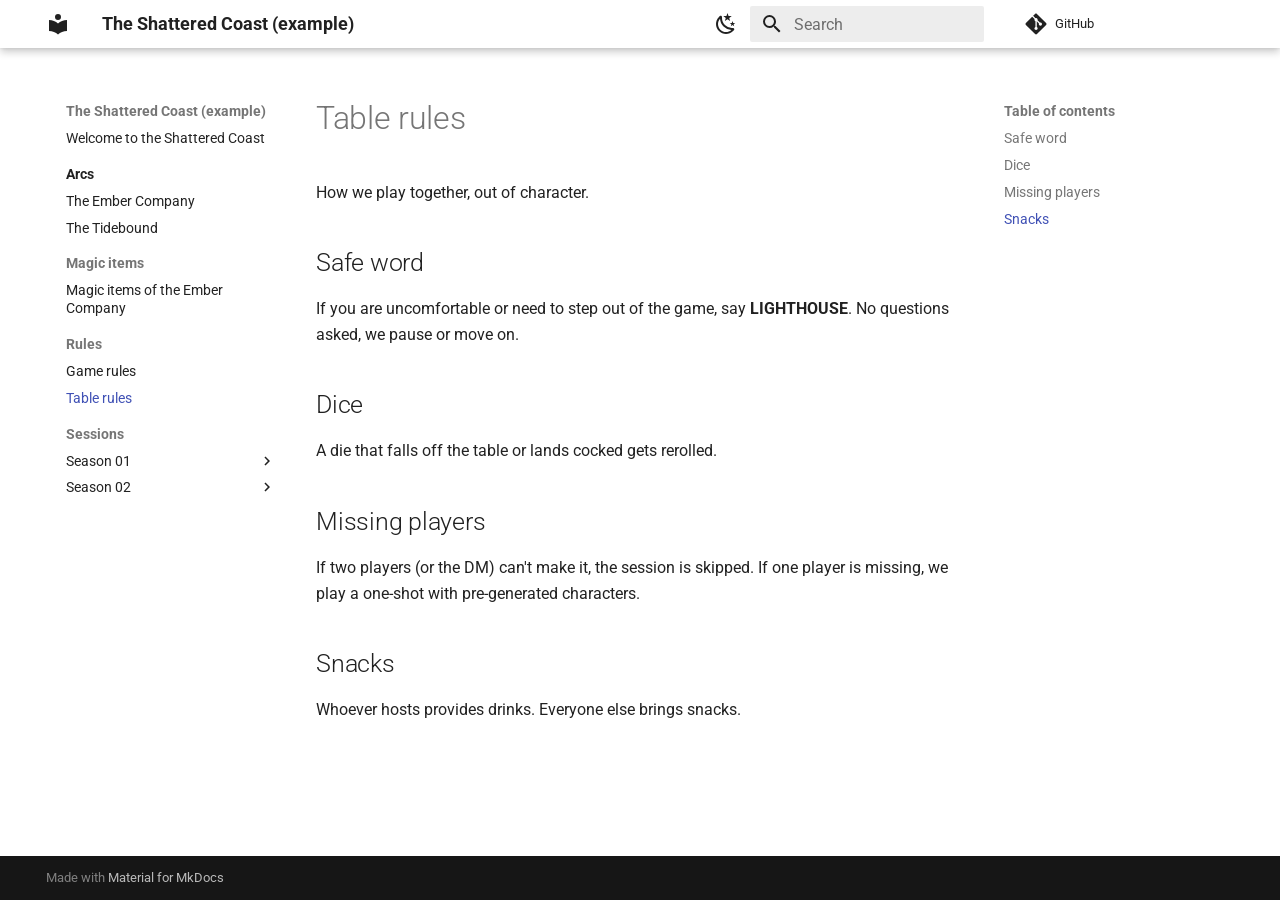
<file: rules/table-rules/index.html>
<!doctype html>
<html lang="en" class="no-js">
  <head>
    
      <meta charset="utf-8">
      <meta name="viewport" content="width=device-width,initial-scale=1">
      
      
      
        <link rel="canonical" href="https://mbalasso.github.io/dnd-campaign-wiki/rules/table-rules/">
      
      
        <link rel="prev" href="../game-rules/">
      
      
        <link rel="next" href="../../sessions/season-01/">
      
      
        
      
      
      <link rel="icon" href="../../assets/images/favicon.png">
      <meta name="generator" content="mkdocs-1.6.1, mkdocs-material-9.7.7">
    
    
      
        <title>Table rules - The Shattered Coast (example)</title>
      
    
    
      <link rel="stylesheet" href="../../assets/stylesheets/main.ec1eaa64.min.css">
      
        
        <link rel="stylesheet" href="../../assets/stylesheets/palette.ab4e12ef.min.css">
      
      


    
    
      
    
    
      
        
        
        <link rel="preconnect" href="https://fonts.gstatic.com" crossorigin>
        <link rel="stylesheet" href="https://fonts.googleapis.com/css?family=Roboto:300,300i,400,400i,700,700i%7CRoboto+Mono:400,400i,700,700i&display=fallback">
        <style>:root{--md-text-font:"Roboto";--md-code-font:"Roboto Mono"}</style>
      
    
    
      <link rel="stylesheet" href="../../stylesheets/extra.css">
    
    <script>__md_scope=new URL("../..",location),__md_hash=e=>[...e].reduce(((e,_)=>(e<<5)-e+_.charCodeAt(0)),0),__md_get=(e,_=localStorage,t=__md_scope)=>JSON.parse(_.getItem(t.pathname+"."+e)),__md_set=(e,_,t=localStorage,a=__md_scope)=>{try{t.setItem(a.pathname+"."+e,JSON.stringify(_))}catch(e){}}</script>
    
      

    
    
  </head>
  
  
    
    
      
    
    
    
    
    <body dir="ltr" data-md-color-scheme="default" data-md-color-primary="white" data-md-color-accent="indigo">
  
    
    <input class="md-toggle" data-md-toggle="drawer" type="checkbox" id="__drawer" autocomplete="off">
    <input class="md-toggle" data-md-toggle="search" type="checkbox" id="__search" autocomplete="off">
    <label class="md-overlay" for="__drawer"></label>
    <div data-md-component="skip">
      
        
        <a href="#table-rules" class="md-skip">
          Skip to content
        </a>
      
    </div>
    <div data-md-component="announce">
      
    </div>
    
    
      

  

<header class="md-header md-header--shadow" data-md-component="header">
  <nav class="md-header__inner md-grid" aria-label="Header">
    <a href="../.." title="The Shattered Coast (example)" class="md-header__button md-logo" aria-label="The Shattered Coast (example)" data-md-component="logo">
      
  
  <svg xmlns="http://www.w3.org/2000/svg" viewBox="0 0 24 24"><path d="M12 8a3 3 0 0 0 3-3 3 3 0 0 0-3-3 3 3 0 0 0-3 3 3 3 0 0 0 3 3m0 3.54C9.64 9.35 6.5 8 3 8v11c3.5 0 6.64 1.35 9 3.54 2.36-2.19 5.5-3.54 9-3.54V8c-3.5 0-6.64 1.35-9 3.54"/></svg>

    </a>
    <label class="md-header__button md-icon" for="__drawer">
      
      <svg xmlns="http://www.w3.org/2000/svg" viewBox="0 0 24 24"><path d="M3 6h18v2H3zm0 5h18v2H3zm0 5h18v2H3z"/></svg>
    </label>
    <div class="md-header__title" data-md-component="header-title">
      <div class="md-header__ellipsis">
        <div class="md-header__topic">
          <span class="md-ellipsis">
            The Shattered Coast (example)
          </span>
        </div>
        <div class="md-header__topic" data-md-component="header-topic">
          <span class="md-ellipsis">
            
              Table rules
            
          </span>
        </div>
      </div>
    </div>
    
      
        <form class="md-header__option" data-md-component="palette">
  
    
    
    
    <input class="md-option" data-md-color-media="" data-md-color-scheme="default" data-md-color-primary="white" data-md-color-accent="indigo"  aria-label="Dark theme"  type="radio" name="__palette" id="__palette_0">
    
      <label class="md-header__button md-icon" title="Dark theme" for="__palette_1" hidden>
        <svg xmlns="http://www.w3.org/2000/svg" viewBox="0 0 24 24"><path d="m17.75 4.09-2.53 1.94.91 3.06-2.63-1.81-2.63 1.81.91-3.06-2.53-1.94L12.44 4l1.06-3 1.06 3zm3.5 6.91-1.64 1.25.59 1.98-1.7-1.17-1.7 1.17.59-1.98L15.75 11l2.06-.05L18.5 9l.69 1.95zm-2.28 4.95c.83-.08 1.72 1.1 1.19 1.85-.32.45-.66.87-1.08 1.27C15.17 23 8.84 23 4.94 19.07c-3.91-3.9-3.91-10.24 0-14.14.4-.4.82-.76 1.27-1.08.75-.53 1.93.36 1.85 1.19-.27 2.86.69 5.83 2.89 8.02a9.96 9.96 0 0 0 8.02 2.89m-1.64 2.02a12.08 12.08 0 0 1-7.8-3.47c-2.17-2.19-3.33-5-3.49-7.82-2.81 3.14-2.7 7.96.31 10.98 3.02 3.01 7.84 3.12 10.98.31"/></svg>
      </label>
    
  
    
    
    
    <input class="md-option" data-md-color-media="" data-md-color-scheme="slate" data-md-color-primary="black" data-md-color-accent="indigo"  aria-label="Light theme"  type="radio" name="__palette" id="__palette_1">
    
      <label class="md-header__button md-icon" title="Light theme" for="__palette_0" hidden>
        <svg xmlns="http://www.w3.org/2000/svg" viewBox="0 0 24 24"><path d="M12 7a5 5 0 0 1 5 5 5 5 0 0 1-5 5 5 5 0 0 1-5-5 5 5 0 0 1 5-5m0 2a3 3 0 0 0-3 3 3 3 0 0 0 3 3 3 3 0 0 0 3-3 3 3 0 0 0-3-3m0-7 2.39 3.42C13.65 5.15 12.84 5 12 5s-1.65.15-2.39.42zM3.34 7l4.16-.35A7.2 7.2 0 0 0 5.94 8.5c-.44.74-.69 1.5-.83 2.29zm.02 10 1.76-3.77a7.131 7.131 0 0 0 2.38 4.14zM20.65 7l-1.77 3.79a7.02 7.02 0 0 0-2.38-4.15zm-.01 10-4.14.36c.59-.51 1.12-1.14 1.54-1.86.42-.73.69-1.5.83-2.29zM12 22l-2.41-3.44c.74.27 1.55.44 2.41.44.82 0 1.63-.17 2.37-.44z"/></svg>
      </label>
    
  
</form>
      
    
    
      <script>var palette=__md_get("__palette");if(palette&&palette.color){if("(prefers-color-scheme)"===palette.color.media){var media=matchMedia("(prefers-color-scheme: light)"),input=document.querySelector(media.matches?"[data-md-color-media='(prefers-color-scheme: light)']":"[data-md-color-media='(prefers-color-scheme: dark)']");palette.color.media=input.getAttribute("data-md-color-media"),palette.color.scheme=input.getAttribute("data-md-color-scheme"),palette.color.primary=input.getAttribute("data-md-color-primary"),palette.color.accent=input.getAttribute("data-md-color-accent")}for(var[key,value]of Object.entries(palette.color))document.body.setAttribute("data-md-color-"+key,value)}</script>
    
    
    
      
      
        <label class="md-header__button md-icon" for="__search">
          
          <svg xmlns="http://www.w3.org/2000/svg" viewBox="0 0 24 24"><path d="M9.5 3A6.5 6.5 0 0 1 16 9.5c0 1.61-.59 3.09-1.56 4.23l.27.27h.79l5 5-1.5 1.5-5-5v-.79l-.27-.27A6.52 6.52 0 0 1 9.5 16 6.5 6.5 0 0 1 3 9.5 6.5 6.5 0 0 1 9.5 3m0 2C7 5 5 7 5 9.5S7 14 9.5 14 14 12 14 9.5 12 5 9.5 5"/></svg>
        </label>
        <div class="md-search" data-md-component="search" role="dialog">
  <label class="md-search__overlay" for="__search"></label>
  <div class="md-search__inner" role="search">
    <form class="md-search__form" name="search">
      <input type="text" class="md-search__input" name="query" aria-label="Search" placeholder="Search" autocapitalize="off" autocorrect="off" autocomplete="off" spellcheck="false" data-md-component="search-query" required>
      <label class="md-search__icon md-icon" for="__search">
        
        <svg xmlns="http://www.w3.org/2000/svg" viewBox="0 0 24 24"><path d="M9.5 3A6.5 6.5 0 0 1 16 9.5c0 1.61-.59 3.09-1.56 4.23l.27.27h.79l5 5-1.5 1.5-5-5v-.79l-.27-.27A6.52 6.52 0 0 1 9.5 16 6.5 6.5 0 0 1 3 9.5 6.5 6.5 0 0 1 9.5 3m0 2C7 5 5 7 5 9.5S7 14 9.5 14 14 12 14 9.5 12 5 9.5 5"/></svg>
        
        <svg xmlns="http://www.w3.org/2000/svg" viewBox="0 0 24 24"><path d="M20 11v2H8l5.5 5.5-1.42 1.42L4.16 12l7.92-7.92L13.5 5.5 8 11z"/></svg>
      </label>
      <nav class="md-search__options" aria-label="Search">
        
        <button type="reset" class="md-search__icon md-icon" title="Clear" aria-label="Clear" tabindex="-1">
          
          <svg xmlns="http://www.w3.org/2000/svg" viewBox="0 0 24 24"><path d="M19 6.41 17.59 5 12 10.59 6.41 5 5 6.41 10.59 12 5 17.59 6.41 19 12 13.41 17.59 19 19 17.59 13.41 12z"/></svg>
        </button>
      </nav>
      
        <div class="md-search__suggest" data-md-component="search-suggest"></div>
      
    </form>
    <div class="md-search__output">
      <div class="md-search__scrollwrap" tabindex="0" data-md-scrollfix>
        <div class="md-search-result" data-md-component="search-result">
          <div class="md-search-result__meta">
            Initializing search
          </div>
          <ol class="md-search-result__list" role="presentation"></ol>
        </div>
      </div>
    </div>
  </div>
</div>
      
    
    
      <div class="md-header__source">
        <a href="https://github.com/mbalasso/dnd-campaign-wiki" title="Go to repository" class="md-source" data-md-component="source">
  <div class="md-source__icon md-icon">
    
    <svg xmlns="http://www.w3.org/2000/svg" viewBox="0 0 448 512"><!--! Font Awesome Free 7.1.0 by @fontawesome - https://fontawesome.com License - https://fontawesome.com/license/free (Icons: CC BY 4.0, Fonts: SIL OFL 1.1, Code: MIT License) Copyright 2025 Fonticons, Inc.--><path d="M439.6 236.1 244 40.5c-5.4-5.5-12.8-8.5-20.4-8.5s-15 3-20.4 8.4L162.5 81l51.5 51.5c27.1-9.1 52.7 16.8 43.4 43.7l49.7 49.7c34.2-11.8 61.2 31 35.5 56.7-26.5 26.5-70.2-2.9-56-37.3L240.3 199v121.9c25.3 12.5 22.3 41.8 9.1 55-6.4 6.4-15.2 10.1-24.3 10.1s-17.8-3.6-24.3-10.1c-17.6-17.6-11.1-46.9 11.2-56v-123c-20.8-8.5-24.6-30.7-18.6-45L142.6 101 8.5 235.1C3 240.6 0 247.9 0 255.5s3 15 8.5 20.4l195.6 195.7c5.4 5.4 12.7 8.4 20.4 8.4s15-3 20.4-8.4l194.7-194.7c5.4-5.4 8.4-12.8 8.4-20.4s-3-15-8.4-20.4"/></svg>
  </div>
  <div class="md-source__repository">
    GitHub
  </div>
</a>
      </div>
    
  </nav>
  
</header>
    
    <div class="md-container" data-md-component="container">
      
      
        
          
        
      
      <main class="md-main" data-md-component="main">
        <div class="md-main__inner md-grid">
          
            
              
              <div class="md-sidebar md-sidebar--primary" data-md-component="sidebar" data-md-type="navigation" >
                <div class="md-sidebar__scrollwrap">
                  <div class="md-sidebar__inner">
                    



<nav class="md-nav md-nav--primary" aria-label="Navigation" data-md-level="0">
  <label class="md-nav__title" for="__drawer">
    <a href="../.." title="The Shattered Coast (example)" class="md-nav__button md-logo" aria-label="The Shattered Coast (example)" data-md-component="logo">
      
  
  <svg xmlns="http://www.w3.org/2000/svg" viewBox="0 0 24 24"><path d="M12 8a3 3 0 0 0 3-3 3 3 0 0 0-3-3 3 3 0 0 0-3 3 3 3 0 0 0 3 3m0 3.54C9.64 9.35 6.5 8 3 8v11c3.5 0 6.64 1.35 9 3.54 2.36-2.19 5.5-3.54 9-3.54V8c-3.5 0-6.64 1.35-9 3.54"/></svg>

    </a>
    The Shattered Coast (example)
  </label>
  
    <div class="md-nav__source">
      <a href="https://github.com/mbalasso/dnd-campaign-wiki" title="Go to repository" class="md-source" data-md-component="source">
  <div class="md-source__icon md-icon">
    
    <svg xmlns="http://www.w3.org/2000/svg" viewBox="0 0 448 512"><!--! Font Awesome Free 7.1.0 by @fontawesome - https://fontawesome.com License - https://fontawesome.com/license/free (Icons: CC BY 4.0, Fonts: SIL OFL 1.1, Code: MIT License) Copyright 2025 Fonticons, Inc.--><path d="M439.6 236.1 244 40.5c-5.4-5.5-12.8-8.5-20.4-8.5s-15 3-20.4 8.4L162.5 81l51.5 51.5c27.1-9.1 52.7 16.8 43.4 43.7l49.7 49.7c34.2-11.8 61.2 31 35.5 56.7-26.5 26.5-70.2-2.9-56-37.3L240.3 199v121.9c25.3 12.5 22.3 41.8 9.1 55-6.4 6.4-15.2 10.1-24.3 10.1s-17.8-3.6-24.3-10.1c-17.6-17.6-11.1-46.9 11.2-56v-123c-20.8-8.5-24.6-30.7-18.6-45L142.6 101 8.5 235.1C3 240.6 0 247.9 0 255.5s3 15 8.5 20.4l195.6 195.7c5.4 5.4 12.7 8.4 20.4 8.4s15-3 20.4-8.4l194.7-194.7c5.4-5.4 8.4-12.8 8.4-20.4s-3-15-8.4-20.4"/></svg>
  </div>
  <div class="md-source__repository">
    GitHub
  </div>
</a>
    </div>
  
  <ul class="md-nav__list" data-md-scrollfix>
    
      
      
  
  
  
  
    <li class="md-nav__item">
      <a href="../.." class="md-nav__link">
        
  
  
  <span class="md-ellipsis">
    
  
    Welcome to the Shattered Coast
  

    
  </span>
  
  

      </a>
    </li>
  

    
      
      
  
  
  
  
    
    
      
        
          
        
      
        
      
        
      
    
    
    
      
        
        
      
    
    
    <li class="md-nav__item md-nav__item--section md-nav__item--nested">
      
        
        
        <input class="md-nav__toggle md-toggle " type="checkbox" id="__nav_2" >
        
          
          <div class="md-nav__link md-nav__container">
            <a href="../../arcs/" class="md-nav__link ">
              
  
  
  <span class="md-ellipsis">
    
  
    Arcs
  

    
  </span>
  
  

            </a>
            
              
              <label class="md-nav__link " for="__nav_2" id="__nav_2_label" tabindex="">
                <span class="md-nav__icon md-icon"></span>
              </label>
            
          </div>
        
        <nav class="md-nav" data-md-level="1" aria-labelledby="__nav_2_label" aria-expanded="false">
          <label class="md-nav__title" for="__nav_2">
            <span class="md-nav__icon md-icon"></span>
            
  
    Arcs
  

          </label>
          <ul class="md-nav__list" data-md-scrollfix>
            
              
            
              
                
  
  
  
  
    <li class="md-nav__item">
      <a href="../../arcs/ember/" class="md-nav__link">
        
  
  
  <span class="md-ellipsis">
    
  
    The Ember Company
  

    
  </span>
  
  

      </a>
    </li>
  

              
            
              
                
  
  
  
  
    <li class="md-nav__item">
      <a href="../../arcs/tide/" class="md-nav__link">
        
  
  
  <span class="md-ellipsis">
    
  
    The Tidebound
  

    
  </span>
  
  

      </a>
    </li>
  

              
            
          </ul>
        </nav>
      
    </li>
  

    
      
      
  
  
  
  
    
    
      
        
      
    
    
    
      
        
        
      
    
    
    <li class="md-nav__item md-nav__item--section md-nav__item--nested">
      
        
        
        <input class="md-nav__toggle md-toggle " type="checkbox" id="__nav_3" >
        
          
          <label class="md-nav__link" for="__nav_3" id="__nav_3_label" tabindex="">
            
  
  
  <span class="md-ellipsis">
    
  
    Magic items
  

    
  </span>
  
  

            <span class="md-nav__icon md-icon"></span>
          </label>
        
        <nav class="md-nav" data-md-level="1" aria-labelledby="__nav_3_label" aria-expanded="false">
          <label class="md-nav__title" for="__nav_3">
            <span class="md-nav__icon md-icon"></span>
            
  
    Magic items
  

          </label>
          <ul class="md-nav__list" data-md-scrollfix>
            
              
                
  
  
  
  
    <li class="md-nav__item">
      <a href="../../magic-items/ember/" class="md-nav__link">
        
  
  
  <span class="md-ellipsis">
    
  
    Magic items of the Ember Company
  

    
  </span>
  
  

      </a>
    </li>
  

              
            
          </ul>
        </nav>
      
    </li>
  

    
      
      
  
  
    
  
  
  
    
    
      
        
      
        
      
    
    
    
      
        
        
      
    
    
    <li class="md-nav__item md-nav__item--active md-nav__item--section md-nav__item--nested">
      
        
        
        <input class="md-nav__toggle md-toggle " type="checkbox" id="__nav_4" checked>
        
          
          <label class="md-nav__link" for="__nav_4" id="__nav_4_label" tabindex="">
            
  
  
  <span class="md-ellipsis">
    
  
    Rules
  

    
  </span>
  
  

            <span class="md-nav__icon md-icon"></span>
          </label>
        
        <nav class="md-nav" data-md-level="1" aria-labelledby="__nav_4_label" aria-expanded="true">
          <label class="md-nav__title" for="__nav_4">
            <span class="md-nav__icon md-icon"></span>
            
  
    Rules
  

          </label>
          <ul class="md-nav__list" data-md-scrollfix>
            
              
                
  
  
  
  
    <li class="md-nav__item">
      <a href="../game-rules/" class="md-nav__link">
        
  
  
  <span class="md-ellipsis">
    
  
    Game rules
  

    
  </span>
  
  

      </a>
    </li>
  

              
            
              
                
  
  
    
  
  
  
    <li class="md-nav__item md-nav__item--active">
      
      <input class="md-nav__toggle md-toggle" type="checkbox" id="__toc">
      
      
        
      
      
        <label class="md-nav__link md-nav__link--active" for="__toc">
          
  
  
  <span class="md-ellipsis">
    
  
    Table rules
  

    
  </span>
  
  

          <span class="md-nav__icon md-icon"></span>
        </label>
      
      <a href="./" class="md-nav__link md-nav__link--active">
        
  
  
  <span class="md-ellipsis">
    
  
    Table rules
  

    
  </span>
  
  

      </a>
      
        

<nav class="md-nav md-nav--secondary" aria-label="Table of contents">
  
  
  
    
  
  
    <label class="md-nav__title" for="__toc">
      <span class="md-nav__icon md-icon"></span>
      Table of contents
    </label>
    <ul class="md-nav__list" data-md-component="toc" data-md-scrollfix>
      
        <li class="md-nav__item">
  <a href="#safe-word" class="md-nav__link">
    <span class="md-ellipsis">
      
        Safe word
      
    </span>
  </a>
  
</li>
      
        <li class="md-nav__item">
  <a href="#dice" class="md-nav__link">
    <span class="md-ellipsis">
      
        Dice
      
    </span>
  </a>
  
</li>
      
        <li class="md-nav__item">
  <a href="#missing-players" class="md-nav__link">
    <span class="md-ellipsis">
      
        Missing players
      
    </span>
  </a>
  
</li>
      
        <li class="md-nav__item">
  <a href="#snacks" class="md-nav__link">
    <span class="md-ellipsis">
      
        Snacks
      
    </span>
  </a>
  
</li>
      
    </ul>
  
</nav>
      
    </li>
  

              
            
          </ul>
        </nav>
      
    </li>
  

    
      
      
  
  
  
  
    
    
      
        
      
        
      
    
    
    
      
        
        
      
    
    
    <li class="md-nav__item md-nav__item--section md-nav__item--nested">
      
        
        
        <input class="md-nav__toggle md-toggle " type="checkbox" id="__nav_5" >
        
          
          <label class="md-nav__link" for="__nav_5" id="__nav_5_label" tabindex="">
            
  
  
  <span class="md-ellipsis">
    
  
    Sessions
  

    
  </span>
  
  

            <span class="md-nav__icon md-icon"></span>
          </label>
        
        <nav class="md-nav" data-md-level="1" aria-labelledby="__nav_5_label" aria-expanded="false">
          <label class="md-nav__title" for="__nav_5">
            <span class="md-nav__icon md-icon"></span>
            
  
    Sessions
  

          </label>
          <ul class="md-nav__list" data-md-scrollfix>
            
              
                
  
  
  
  
    
    
      
        
          
        
      
        
      
        
      
        
      
    
    
    
      
    
    
    <li class="md-nav__item md-nav__item--nested">
      
        
        
        <input class="md-nav__toggle md-toggle " type="checkbox" id="__nav_5_1" >
        
          
          <div class="md-nav__link md-nav__container">
            <a href="../../sessions/season-01/" class="md-nav__link ">
              
  
  
  <span class="md-ellipsis">
    
  
    Season 01
  

    
  </span>
  
  

            </a>
            
              
              <label class="md-nav__link " for="__nav_5_1" id="__nav_5_1_label" tabindex="0">
                <span class="md-nav__icon md-icon"></span>
              </label>
            
          </div>
        
        <nav class="md-nav" data-md-level="2" aria-labelledby="__nav_5_1_label" aria-expanded="false">
          <label class="md-nav__title" for="__nav_5_1">
            <span class="md-nav__icon md-icon"></span>
            
  
    Season 01
  

          </label>
          <ul class="md-nav__list" data-md-scrollfix>
            
              
            
              
                
  
  
  
  
    <li class="md-nav__item">
      <a href="../../sessions/season-01/s01-00/" class="md-nav__link">
        
  
  
  <span class="md-ellipsis">
    
  
    Session 0
  

    
  </span>
  
  

      </a>
    </li>
  

              
            
              
                
  
  
  
  
    <li class="md-nav__item">
      <a href="../../sessions/season-01/s01-01/" class="md-nav__link">
        
  
  
  <span class="md-ellipsis">
    
  
    The Ambush at Greywater Pass
  

    
  </span>
  
  

      </a>
    </li>
  

              
            
              
                
  
  
  
  
    <li class="md-nav__item">
      <a href="../../sessions/season-01/s01-02/" class="md-nav__link">
        
  
  
  <span class="md-ellipsis">
    
  
    Two Fires on the Cliff
  

    
  </span>
  
  

      </a>
    </li>
  

              
            
          </ul>
        </nav>
      
    </li>
  

              
            
              
                
  
  
  
  
    
    
      
        
          
        
      
        
      
    
    
    
      
    
    
    <li class="md-nav__item md-nav__item--nested">
      
        
        
        <input class="md-nav__toggle md-toggle " type="checkbox" id="__nav_5_2" >
        
          
          <div class="md-nav__link md-nav__container">
            <a href="../../sessions/season-02/" class="md-nav__link ">
              
  
  
  <span class="md-ellipsis">
    
  
    Season 02
  

    
  </span>
  
  

            </a>
            
              
              <label class="md-nav__link " for="__nav_5_2" id="__nav_5_2_label" tabindex="0">
                <span class="md-nav__icon md-icon"></span>
              </label>
            
          </div>
        
        <nav class="md-nav" data-md-level="2" aria-labelledby="__nav_5_2_label" aria-expanded="false">
          <label class="md-nav__title" for="__nav_5_2">
            <span class="md-nav__icon md-icon"></span>
            
  
    Season 02
  

          </label>
          <ul class="md-nav__list" data-md-scrollfix>
            
              
            
              
                
  
  
  
  
    <li class="md-nav__item">
      <a href="../../sessions/season-02/s02-00/" class="md-nav__link">
        
  
  
  <span class="md-ellipsis">
    
  
    The Saltbrokers' Ledger
  

    
  </span>
  
  

      </a>
    </li>
  

              
            
          </ul>
        </nav>
      
    </li>
  

              
            
          </ul>
        </nav>
      
    </li>
  

    
  </ul>
</nav>
                  </div>
                </div>
              </div>
            
            
              
              <div class="md-sidebar md-sidebar--secondary" data-md-component="sidebar" data-md-type="toc" >
                <div class="md-sidebar__scrollwrap">
                  <div class="md-sidebar__inner">
                    

<nav class="md-nav md-nav--secondary" aria-label="Table of contents">
  
  
  
    
  
  
    <label class="md-nav__title" for="__toc">
      <span class="md-nav__icon md-icon"></span>
      Table of contents
    </label>
    <ul class="md-nav__list" data-md-component="toc" data-md-scrollfix>
      
        <li class="md-nav__item">
  <a href="#safe-word" class="md-nav__link">
    <span class="md-ellipsis">
      
        Safe word
      
    </span>
  </a>
  
</li>
      
        <li class="md-nav__item">
  <a href="#dice" class="md-nav__link">
    <span class="md-ellipsis">
      
        Dice
      
    </span>
  </a>
  
</li>
      
        <li class="md-nav__item">
  <a href="#missing-players" class="md-nav__link">
    <span class="md-ellipsis">
      
        Missing players
      
    </span>
  </a>
  
</li>
      
        <li class="md-nav__item">
  <a href="#snacks" class="md-nav__link">
    <span class="md-ellipsis">
      
        Snacks
      
    </span>
  </a>
  
</li>
      
    </ul>
  
</nav>
                  </div>
                </div>
              </div>
            
          
          
            <div class="md-content" data-md-component="content">
              
              <article class="md-content__inner md-typeset">
                
                  


  
  


<h1 id="table-rules">Table rules<a class="headerlink" href="#table-rules" title="Permanent link">&para;</a></h1>
<p>How we play together, out of character.</p>
<h2 id="safe-word">Safe word<a class="headerlink" href="#safe-word" title="Permanent link">&para;</a></h2>
<p>If you are uncomfortable or need to step out of the game, say <strong>LIGHTHOUSE</strong>. No questions asked, we pause or move on.</p>
<h2 id="dice">Dice<a class="headerlink" href="#dice" title="Permanent link">&para;</a></h2>
<p>A die that falls off the table or lands cocked gets rerolled.</p>
<h2 id="missing-players">Missing players<a class="headerlink" href="#missing-players" title="Permanent link">&para;</a></h2>
<p>If two players (or the DM) can't make it, the session is skipped. If one player is missing, we play a one-shot with pre-generated characters.</p>
<h2 id="snacks">Snacks<a class="headerlink" href="#snacks" title="Permanent link">&para;</a></h2>
<p>Whoever hosts provides drinks. Everyone else brings snacks.</p>












                
              </article>
            </div>
          
          
<script>var target=document.getElementById(location.hash.slice(1));target&&target.name&&(target.checked=target.name.startsWith("__tabbed_"))</script>
        </div>
        
          <button type="button" class="md-top md-icon" data-md-component="top" hidden>
  
  <svg xmlns="http://www.w3.org/2000/svg" viewBox="0 0 24 24"><path d="M13 20h-2V8l-5.5 5.5-1.42-1.42L12 4.16l7.92 7.92-1.42 1.42L13 8z"/></svg>
  Back to top
</button>
        
      </main>
      
        <footer class="md-footer">
  
  <div class="md-footer-meta md-typeset">
    <div class="md-footer-meta__inner md-grid">
      <div class="md-copyright">
  
  
    Made with
    <a href="https://squidfunk.github.io/mkdocs-material/" target="_blank" rel="noopener">
      Material for MkDocs
    </a>
  
</div>
      
    </div>
  </div>
</footer>
      
    </div>
    <div class="md-dialog" data-md-component="dialog">
      <div class="md-dialog__inner md-typeset"></div>
    </div>
    
    
    
      
      
      <script id="__config" type="application/json">{"annotate": null, "base": "../..", "features": ["navigation.sections", "navigation.top", "navigation.indexes", "search.suggest", "content.code.copy"], "search": "../../assets/javascripts/workers/search.2c215733.min.js", "tags": null, "translations": {"clipboard.copied": "Copied to clipboard", "clipboard.copy": "Copy to clipboard", "search.result.more.one": "1 more on this page", "search.result.more.other": "# more on this page", "search.result.none": "No matching documents", "search.result.one": "1 matching document", "search.result.other": "# matching documents", "search.result.placeholder": "Type to start searching", "search.result.term.missing": "Missing", "select.version": "Select version"}, "version": null}</script>
    
    
      <script src="../../assets/javascripts/bundle.d7400e89.min.js"></script>
      
    
  </body>
</html>
</file>
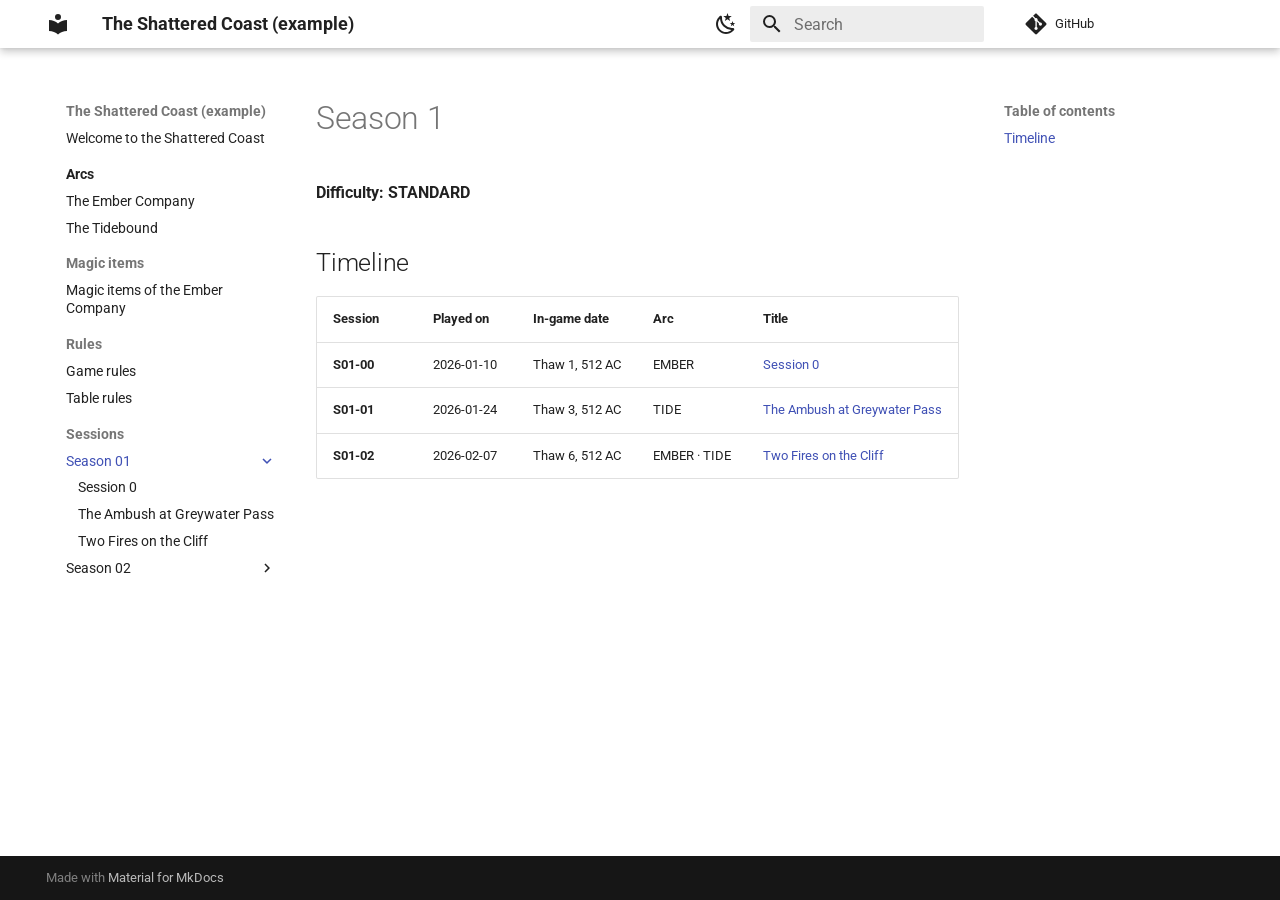
<file: sessions/season-01/index.html>
<!doctype html>
<html lang="en" class="no-js">
  <head>
    
      <meta charset="utf-8">
      <meta name="viewport" content="width=device-width,initial-scale=1">
      
      
      
        <link rel="canonical" href="https://mbalasso.github.io/dnd-campaign-wiki/sessions/season-01/">
      
      
        <link rel="prev" href="../../rules/table-rules/">
      
      
        <link rel="next" href="s01-00/">
      
      
        
      
      
      <link rel="icon" href="../../assets/images/favicon.png">
      <meta name="generator" content="mkdocs-1.6.1, mkdocs-material-9.7.7">
    
    
      
        <title>Season 1 - The Shattered Coast (example)</title>
      
    
    
      <link rel="stylesheet" href="../../assets/stylesheets/main.ec1eaa64.min.css">
      
        
        <link rel="stylesheet" href="../../assets/stylesheets/palette.ab4e12ef.min.css">
      
      


    
    
      
    
    
      
        
        
        <link rel="preconnect" href="https://fonts.gstatic.com" crossorigin>
        <link rel="stylesheet" href="https://fonts.googleapis.com/css?family=Roboto:300,300i,400,400i,700,700i%7CRoboto+Mono:400,400i,700,700i&display=fallback">
        <style>:root{--md-text-font:"Roboto";--md-code-font:"Roboto Mono"}</style>
      
    
    
      <link rel="stylesheet" href="../../stylesheets/extra.css">
    
    <script>__md_scope=new URL("../..",location),__md_hash=e=>[...e].reduce(((e,_)=>(e<<5)-e+_.charCodeAt(0)),0),__md_get=(e,_=localStorage,t=__md_scope)=>JSON.parse(_.getItem(t.pathname+"."+e)),__md_set=(e,_,t=localStorage,a=__md_scope)=>{try{t.setItem(a.pathname+"."+e,JSON.stringify(_))}catch(e){}}</script>
    
      

    
    
  </head>
  
  
    
    
      
    
    
    
    
    <body dir="ltr" data-md-color-scheme="default" data-md-color-primary="white" data-md-color-accent="indigo">
  
    
    <input class="md-toggle" data-md-toggle="drawer" type="checkbox" id="__drawer" autocomplete="off">
    <input class="md-toggle" data-md-toggle="search" type="checkbox" id="__search" autocomplete="off">
    <label class="md-overlay" for="__drawer"></label>
    <div data-md-component="skip">
      
        
        <a href="#season-1" class="md-skip">
          Skip to content
        </a>
      
    </div>
    <div data-md-component="announce">
      
    </div>
    
    
      

  

<header class="md-header md-header--shadow" data-md-component="header">
  <nav class="md-header__inner md-grid" aria-label="Header">
    <a href="../.." title="The Shattered Coast (example)" class="md-header__button md-logo" aria-label="The Shattered Coast (example)" data-md-component="logo">
      
  
  <svg xmlns="http://www.w3.org/2000/svg" viewBox="0 0 24 24"><path d="M12 8a3 3 0 0 0 3-3 3 3 0 0 0-3-3 3 3 0 0 0-3 3 3 3 0 0 0 3 3m0 3.54C9.64 9.35 6.5 8 3 8v11c3.5 0 6.64 1.35 9 3.54 2.36-2.19 5.5-3.54 9-3.54V8c-3.5 0-6.64 1.35-9 3.54"/></svg>

    </a>
    <label class="md-header__button md-icon" for="__drawer">
      
      <svg xmlns="http://www.w3.org/2000/svg" viewBox="0 0 24 24"><path d="M3 6h18v2H3zm0 5h18v2H3zm0 5h18v2H3z"/></svg>
    </label>
    <div class="md-header__title" data-md-component="header-title">
      <div class="md-header__ellipsis">
        <div class="md-header__topic">
          <span class="md-ellipsis">
            The Shattered Coast (example)
          </span>
        </div>
        <div class="md-header__topic" data-md-component="header-topic">
          <span class="md-ellipsis">
            
              Season 1
            
          </span>
        </div>
      </div>
    </div>
    
      
        <form class="md-header__option" data-md-component="palette">
  
    
    
    
    <input class="md-option" data-md-color-media="" data-md-color-scheme="default" data-md-color-primary="white" data-md-color-accent="indigo"  aria-label="Dark theme"  type="radio" name="__palette" id="__palette_0">
    
      <label class="md-header__button md-icon" title="Dark theme" for="__palette_1" hidden>
        <svg xmlns="http://www.w3.org/2000/svg" viewBox="0 0 24 24"><path d="m17.75 4.09-2.53 1.94.91 3.06-2.63-1.81-2.63 1.81.91-3.06-2.53-1.94L12.44 4l1.06-3 1.06 3zm3.5 6.91-1.64 1.25.59 1.98-1.7-1.17-1.7 1.17.59-1.98L15.75 11l2.06-.05L18.5 9l.69 1.95zm-2.28 4.95c.83-.08 1.72 1.1 1.19 1.85-.32.45-.66.87-1.08 1.27C15.17 23 8.84 23 4.94 19.07c-3.91-3.9-3.91-10.24 0-14.14.4-.4.82-.76 1.27-1.08.75-.53 1.93.36 1.85 1.19-.27 2.86.69 5.83 2.89 8.02a9.96 9.96 0 0 0 8.02 2.89m-1.64 2.02a12.08 12.08 0 0 1-7.8-3.47c-2.17-2.19-3.33-5-3.49-7.82-2.81 3.14-2.7 7.96.31 10.98 3.02 3.01 7.84 3.12 10.98.31"/></svg>
      </label>
    
  
    
    
    
    <input class="md-option" data-md-color-media="" data-md-color-scheme="slate" data-md-color-primary="black" data-md-color-accent="indigo"  aria-label="Light theme"  type="radio" name="__palette" id="__palette_1">
    
      <label class="md-header__button md-icon" title="Light theme" for="__palette_0" hidden>
        <svg xmlns="http://www.w3.org/2000/svg" viewBox="0 0 24 24"><path d="M12 7a5 5 0 0 1 5 5 5 5 0 0 1-5 5 5 5 0 0 1-5-5 5 5 0 0 1 5-5m0 2a3 3 0 0 0-3 3 3 3 0 0 0 3 3 3 3 0 0 0 3-3 3 3 0 0 0-3-3m0-7 2.39 3.42C13.65 5.15 12.84 5 12 5s-1.65.15-2.39.42zM3.34 7l4.16-.35A7.2 7.2 0 0 0 5.94 8.5c-.44.74-.69 1.5-.83 2.29zm.02 10 1.76-3.77a7.131 7.131 0 0 0 2.38 4.14zM20.65 7l-1.77 3.79a7.02 7.02 0 0 0-2.38-4.15zm-.01 10-4.14.36c.59-.51 1.12-1.14 1.54-1.86.42-.73.69-1.5.83-2.29zM12 22l-2.41-3.44c.74.27 1.55.44 2.41.44.82 0 1.63-.17 2.37-.44z"/></svg>
      </label>
    
  
</form>
      
    
    
      <script>var palette=__md_get("__palette");if(palette&&palette.color){if("(prefers-color-scheme)"===palette.color.media){var media=matchMedia("(prefers-color-scheme: light)"),input=document.querySelector(media.matches?"[data-md-color-media='(prefers-color-scheme: light)']":"[data-md-color-media='(prefers-color-scheme: dark)']");palette.color.media=input.getAttribute("data-md-color-media"),palette.color.scheme=input.getAttribute("data-md-color-scheme"),palette.color.primary=input.getAttribute("data-md-color-primary"),palette.color.accent=input.getAttribute("data-md-color-accent")}for(var[key,value]of Object.entries(palette.color))document.body.setAttribute("data-md-color-"+key,value)}</script>
    
    
    
      
      
        <label class="md-header__button md-icon" for="__search">
          
          <svg xmlns="http://www.w3.org/2000/svg" viewBox="0 0 24 24"><path d="M9.5 3A6.5 6.5 0 0 1 16 9.5c0 1.61-.59 3.09-1.56 4.23l.27.27h.79l5 5-1.5 1.5-5-5v-.79l-.27-.27A6.52 6.52 0 0 1 9.5 16 6.5 6.5 0 0 1 3 9.5 6.5 6.5 0 0 1 9.5 3m0 2C7 5 5 7 5 9.5S7 14 9.5 14 14 12 14 9.5 12 5 9.5 5"/></svg>
        </label>
        <div class="md-search" data-md-component="search" role="dialog">
  <label class="md-search__overlay" for="__search"></label>
  <div class="md-search__inner" role="search">
    <form class="md-search__form" name="search">
      <input type="text" class="md-search__input" name="query" aria-label="Search" placeholder="Search" autocapitalize="off" autocorrect="off" autocomplete="off" spellcheck="false" data-md-component="search-query" required>
      <label class="md-search__icon md-icon" for="__search">
        
        <svg xmlns="http://www.w3.org/2000/svg" viewBox="0 0 24 24"><path d="M9.5 3A6.5 6.5 0 0 1 16 9.5c0 1.61-.59 3.09-1.56 4.23l.27.27h.79l5 5-1.5 1.5-5-5v-.79l-.27-.27A6.52 6.52 0 0 1 9.5 16 6.5 6.5 0 0 1 3 9.5 6.5 6.5 0 0 1 9.5 3m0 2C7 5 5 7 5 9.5S7 14 9.5 14 14 12 14 9.5 12 5 9.5 5"/></svg>
        
        <svg xmlns="http://www.w3.org/2000/svg" viewBox="0 0 24 24"><path d="M20 11v2H8l5.5 5.5-1.42 1.42L4.16 12l7.92-7.92L13.5 5.5 8 11z"/></svg>
      </label>
      <nav class="md-search__options" aria-label="Search">
        
        <button type="reset" class="md-search__icon md-icon" title="Clear" aria-label="Clear" tabindex="-1">
          
          <svg xmlns="http://www.w3.org/2000/svg" viewBox="0 0 24 24"><path d="M19 6.41 17.59 5 12 10.59 6.41 5 5 6.41 10.59 12 5 17.59 6.41 19 12 13.41 17.59 19 19 17.59 13.41 12z"/></svg>
        </button>
      </nav>
      
        <div class="md-search__suggest" data-md-component="search-suggest"></div>
      
    </form>
    <div class="md-search__output">
      <div class="md-search__scrollwrap" tabindex="0" data-md-scrollfix>
        <div class="md-search-result" data-md-component="search-result">
          <div class="md-search-result__meta">
            Initializing search
          </div>
          <ol class="md-search-result__list" role="presentation"></ol>
        </div>
      </div>
    </div>
  </div>
</div>
      
    
    
      <div class="md-header__source">
        <a href="https://github.com/mbalasso/dnd-campaign-wiki" title="Go to repository" class="md-source" data-md-component="source">
  <div class="md-source__icon md-icon">
    
    <svg xmlns="http://www.w3.org/2000/svg" viewBox="0 0 448 512"><!--! Font Awesome Free 7.1.0 by @fontawesome - https://fontawesome.com License - https://fontawesome.com/license/free (Icons: CC BY 4.0, Fonts: SIL OFL 1.1, Code: MIT License) Copyright 2025 Fonticons, Inc.--><path d="M439.6 236.1 244 40.5c-5.4-5.5-12.8-8.5-20.4-8.5s-15 3-20.4 8.4L162.5 81l51.5 51.5c27.1-9.1 52.7 16.8 43.4 43.7l49.7 49.7c34.2-11.8 61.2 31 35.5 56.7-26.5 26.5-70.2-2.9-56-37.3L240.3 199v121.9c25.3 12.5 22.3 41.8 9.1 55-6.4 6.4-15.2 10.1-24.3 10.1s-17.8-3.6-24.3-10.1c-17.6-17.6-11.1-46.9 11.2-56v-123c-20.8-8.5-24.6-30.7-18.6-45L142.6 101 8.5 235.1C3 240.6 0 247.9 0 255.5s3 15 8.5 20.4l195.6 195.7c5.4 5.4 12.7 8.4 20.4 8.4s15-3 20.4-8.4l194.7-194.7c5.4-5.4 8.4-12.8 8.4-20.4s-3-15-8.4-20.4"/></svg>
  </div>
  <div class="md-source__repository">
    GitHub
  </div>
</a>
      </div>
    
  </nav>
  
</header>
    
    <div class="md-container" data-md-component="container">
      
      
        
          
        
      
      <main class="md-main" data-md-component="main">
        <div class="md-main__inner md-grid">
          
            
              
              <div class="md-sidebar md-sidebar--primary" data-md-component="sidebar" data-md-type="navigation" >
                <div class="md-sidebar__scrollwrap">
                  <div class="md-sidebar__inner">
                    



<nav class="md-nav md-nav--primary" aria-label="Navigation" data-md-level="0">
  <label class="md-nav__title" for="__drawer">
    <a href="../.." title="The Shattered Coast (example)" class="md-nav__button md-logo" aria-label="The Shattered Coast (example)" data-md-component="logo">
      
  
  <svg xmlns="http://www.w3.org/2000/svg" viewBox="0 0 24 24"><path d="M12 8a3 3 0 0 0 3-3 3 3 0 0 0-3-3 3 3 0 0 0-3 3 3 3 0 0 0 3 3m0 3.54C9.64 9.35 6.5 8 3 8v11c3.5 0 6.64 1.35 9 3.54 2.36-2.19 5.5-3.54 9-3.54V8c-3.5 0-6.64 1.35-9 3.54"/></svg>

    </a>
    The Shattered Coast (example)
  </label>
  
    <div class="md-nav__source">
      <a href="https://github.com/mbalasso/dnd-campaign-wiki" title="Go to repository" class="md-source" data-md-component="source">
  <div class="md-source__icon md-icon">
    
    <svg xmlns="http://www.w3.org/2000/svg" viewBox="0 0 448 512"><!--! Font Awesome Free 7.1.0 by @fontawesome - https://fontawesome.com License - https://fontawesome.com/license/free (Icons: CC BY 4.0, Fonts: SIL OFL 1.1, Code: MIT License) Copyright 2025 Fonticons, Inc.--><path d="M439.6 236.1 244 40.5c-5.4-5.5-12.8-8.5-20.4-8.5s-15 3-20.4 8.4L162.5 81l51.5 51.5c27.1-9.1 52.7 16.8 43.4 43.7l49.7 49.7c34.2-11.8 61.2 31 35.5 56.7-26.5 26.5-70.2-2.9-56-37.3L240.3 199v121.9c25.3 12.5 22.3 41.8 9.1 55-6.4 6.4-15.2 10.1-24.3 10.1s-17.8-3.6-24.3-10.1c-17.6-17.6-11.1-46.9 11.2-56v-123c-20.8-8.5-24.6-30.7-18.6-45L142.6 101 8.5 235.1C3 240.6 0 247.9 0 255.5s3 15 8.5 20.4l195.6 195.7c5.4 5.4 12.7 8.4 20.4 8.4s15-3 20.4-8.4l194.7-194.7c5.4-5.4 8.4-12.8 8.4-20.4s-3-15-8.4-20.4"/></svg>
  </div>
  <div class="md-source__repository">
    GitHub
  </div>
</a>
    </div>
  
  <ul class="md-nav__list" data-md-scrollfix>
    
      
      
  
  
  
  
    <li class="md-nav__item">
      <a href="../.." class="md-nav__link">
        
  
  
  <span class="md-ellipsis">
    
  
    Welcome to the Shattered Coast
  

    
  </span>
  
  

      </a>
    </li>
  

    
      
      
  
  
  
  
    
    
      
        
          
        
      
        
      
        
      
    
    
    
      
        
        
      
    
    
    <li class="md-nav__item md-nav__item--section md-nav__item--nested">
      
        
        
        <input class="md-nav__toggle md-toggle " type="checkbox" id="__nav_2" >
        
          
          <div class="md-nav__link md-nav__container">
            <a href="../../arcs/" class="md-nav__link ">
              
  
  
  <span class="md-ellipsis">
    
  
    Arcs
  

    
  </span>
  
  

            </a>
            
              
              <label class="md-nav__link " for="__nav_2" id="__nav_2_label" tabindex="">
                <span class="md-nav__icon md-icon"></span>
              </label>
            
          </div>
        
        <nav class="md-nav" data-md-level="1" aria-labelledby="__nav_2_label" aria-expanded="false">
          <label class="md-nav__title" for="__nav_2">
            <span class="md-nav__icon md-icon"></span>
            
  
    Arcs
  

          </label>
          <ul class="md-nav__list" data-md-scrollfix>
            
              
            
              
                
  
  
  
  
    <li class="md-nav__item">
      <a href="../../arcs/ember/" class="md-nav__link">
        
  
  
  <span class="md-ellipsis">
    
  
    The Ember Company
  

    
  </span>
  
  

      </a>
    </li>
  

              
            
              
                
  
  
  
  
    <li class="md-nav__item">
      <a href="../../arcs/tide/" class="md-nav__link">
        
  
  
  <span class="md-ellipsis">
    
  
    The Tidebound
  

    
  </span>
  
  

      </a>
    </li>
  

              
            
          </ul>
        </nav>
      
    </li>
  

    
      
      
  
  
  
  
    
    
      
        
      
    
    
    
      
        
        
      
    
    
    <li class="md-nav__item md-nav__item--section md-nav__item--nested">
      
        
        
        <input class="md-nav__toggle md-toggle " type="checkbox" id="__nav_3" >
        
          
          <label class="md-nav__link" for="__nav_3" id="__nav_3_label" tabindex="">
            
  
  
  <span class="md-ellipsis">
    
  
    Magic items
  

    
  </span>
  
  

            <span class="md-nav__icon md-icon"></span>
          </label>
        
        <nav class="md-nav" data-md-level="1" aria-labelledby="__nav_3_label" aria-expanded="false">
          <label class="md-nav__title" for="__nav_3">
            <span class="md-nav__icon md-icon"></span>
            
  
    Magic items
  

          </label>
          <ul class="md-nav__list" data-md-scrollfix>
            
              
                
  
  
  
  
    <li class="md-nav__item">
      <a href="../../magic-items/ember/" class="md-nav__link">
        
  
  
  <span class="md-ellipsis">
    
  
    Magic items of the Ember Company
  

    
  </span>
  
  

      </a>
    </li>
  

              
            
          </ul>
        </nav>
      
    </li>
  

    
      
      
  
  
  
  
    
    
      
        
      
        
      
    
    
    
      
        
        
      
    
    
    <li class="md-nav__item md-nav__item--section md-nav__item--nested">
      
        
        
        <input class="md-nav__toggle md-toggle " type="checkbox" id="__nav_4" >
        
          
          <label class="md-nav__link" for="__nav_4" id="__nav_4_label" tabindex="">
            
  
  
  <span class="md-ellipsis">
    
  
    Rules
  

    
  </span>
  
  

            <span class="md-nav__icon md-icon"></span>
          </label>
        
        <nav class="md-nav" data-md-level="1" aria-labelledby="__nav_4_label" aria-expanded="false">
          <label class="md-nav__title" for="__nav_4">
            <span class="md-nav__icon md-icon"></span>
            
  
    Rules
  

          </label>
          <ul class="md-nav__list" data-md-scrollfix>
            
              
                
  
  
  
  
    <li class="md-nav__item">
      <a href="../../rules/game-rules/" class="md-nav__link">
        
  
  
  <span class="md-ellipsis">
    
  
    Game rules
  

    
  </span>
  
  

      </a>
    </li>
  

              
            
              
                
  
  
  
  
    <li class="md-nav__item">
      <a href="../../rules/table-rules/" class="md-nav__link">
        
  
  
  <span class="md-ellipsis">
    
  
    Table rules
  

    
  </span>
  
  

      </a>
    </li>
  

              
            
          </ul>
        </nav>
      
    </li>
  

    
      
      
  
  
    
  
  
  
    
    
      
        
      
        
      
    
    
    
      
        
        
      
    
    
    <li class="md-nav__item md-nav__item--active md-nav__item--section md-nav__item--nested">
      
        
        
        <input class="md-nav__toggle md-toggle " type="checkbox" id="__nav_5" checked>
        
          
          <label class="md-nav__link" for="__nav_5" id="__nav_5_label" tabindex="">
            
  
  
  <span class="md-ellipsis">
    
  
    Sessions
  

    
  </span>
  
  

            <span class="md-nav__icon md-icon"></span>
          </label>
        
        <nav class="md-nav" data-md-level="1" aria-labelledby="__nav_5_label" aria-expanded="true">
          <label class="md-nav__title" for="__nav_5">
            <span class="md-nav__icon md-icon"></span>
            
  
    Sessions
  

          </label>
          <ul class="md-nav__list" data-md-scrollfix>
            
              
                
  
  
    
  
  
  
    
    
      
        
          
        
      
        
      
        
      
        
      
    
    
    
      
    
    
    <li class="md-nav__item md-nav__item--active md-nav__item--nested">
      
        
        
        <input class="md-nav__toggle md-toggle " type="checkbox" id="__nav_5_1" checked>
        
          
          <div class="md-nav__link md-nav__container">
            <a href="./" class="md-nav__link md-nav__link--active">
              
  
  
  <span class="md-ellipsis">
    
  
    Season 01
  

    
  </span>
  
  

            </a>
            
              
              <label class="md-nav__link md-nav__link--active" for="__nav_5_1" id="__nav_5_1_label" tabindex="0">
                <span class="md-nav__icon md-icon"></span>
              </label>
            
          </div>
        
        <nav class="md-nav" data-md-level="2" aria-labelledby="__nav_5_1_label" aria-expanded="true">
          <label class="md-nav__title" for="__nav_5_1">
            <span class="md-nav__icon md-icon"></span>
            
  
    Season 01
  

          </label>
          <ul class="md-nav__list" data-md-scrollfix>
            
              
            
              
                
  
  
  
  
    <li class="md-nav__item">
      <a href="s01-00/" class="md-nav__link">
        
  
  
  <span class="md-ellipsis">
    
  
    Session 0
  

    
  </span>
  
  

      </a>
    </li>
  

              
            
              
                
  
  
  
  
    <li class="md-nav__item">
      <a href="s01-01/" class="md-nav__link">
        
  
  
  <span class="md-ellipsis">
    
  
    The Ambush at Greywater Pass
  

    
  </span>
  
  

      </a>
    </li>
  

              
            
              
                
  
  
  
  
    <li class="md-nav__item">
      <a href="s01-02/" class="md-nav__link">
        
  
  
  <span class="md-ellipsis">
    
  
    Two Fires on the Cliff
  

    
  </span>
  
  

      </a>
    </li>
  

              
            
          </ul>
        </nav>
      
    </li>
  

              
            
              
                
  
  
  
  
    
    
      
        
          
        
      
        
      
    
    
    
      
    
    
    <li class="md-nav__item md-nav__item--nested">
      
        
        
        <input class="md-nav__toggle md-toggle " type="checkbox" id="__nav_5_2" >
        
          
          <div class="md-nav__link md-nav__container">
            <a href="../season-02/" class="md-nav__link ">
              
  
  
  <span class="md-ellipsis">
    
  
    Season 02
  

    
  </span>
  
  

            </a>
            
              
              <label class="md-nav__link " for="__nav_5_2" id="__nav_5_2_label" tabindex="0">
                <span class="md-nav__icon md-icon"></span>
              </label>
            
          </div>
        
        <nav class="md-nav" data-md-level="2" aria-labelledby="__nav_5_2_label" aria-expanded="false">
          <label class="md-nav__title" for="__nav_5_2">
            <span class="md-nav__icon md-icon"></span>
            
  
    Season 02
  

          </label>
          <ul class="md-nav__list" data-md-scrollfix>
            
              
            
              
                
  
  
  
  
    <li class="md-nav__item">
      <a href="../season-02/s02-00/" class="md-nav__link">
        
  
  
  <span class="md-ellipsis">
    
  
    The Saltbrokers' Ledger
  

    
  </span>
  
  

      </a>
    </li>
  

              
            
          </ul>
        </nav>
      
    </li>
  

              
            
          </ul>
        </nav>
      
    </li>
  

    
  </ul>
</nav>
                  </div>
                </div>
              </div>
            
            
              
              <div class="md-sidebar md-sidebar--secondary" data-md-component="sidebar" data-md-type="toc" >
                <div class="md-sidebar__scrollwrap">
                  <div class="md-sidebar__inner">
                    

<nav class="md-nav md-nav--secondary" aria-label="Table of contents">
  
  
  
    
  
  
    <label class="md-nav__title" for="__toc">
      <span class="md-nav__icon md-icon"></span>
      Table of contents
    </label>
    <ul class="md-nav__list" data-md-component="toc" data-md-scrollfix>
      
        <li class="md-nav__item">
  <a href="#timeline" class="md-nav__link">
    <span class="md-ellipsis">
      
        Timeline
      
    </span>
  </a>
  
</li>
      
    </ul>
  
</nav>
                  </div>
                </div>
              </div>
            
          
          
            <div class="md-content" data-md-component="content">
              
              <article class="md-content__inner md-typeset">
                
                  


  
  


<h1 id="season-1">Season 1<a class="headerlink" href="#season-1" title="Permanent link">&para;</a></h1>
<p><strong>Difficulty: STANDARD</strong></p>
<h2 id="timeline">Timeline<a class="headerlink" href="#timeline" title="Permanent link">&para;</a></h2>
<table>
<thead>
<tr>
<th>Session</th>
<th>Played on</th>
<th>In-game date</th>
<th>Arc</th>
<th>Title</th>
</tr>
</thead>
<tbody>
<tr>
<td><strong>S01-00</strong></td>
<td>2026-01-10</td>
<td>Thaw 1, 512 AC</td>
<td>EMBER</td>
<td><a href="s01-00/">Session 0</a></td>
</tr>
<tr>
<td><strong>S01-01</strong></td>
<td>2026-01-24</td>
<td>Thaw 3, 512 AC</td>
<td>TIDE</td>
<td><a href="s01-01/">The Ambush at Greywater Pass</a></td>
</tr>
<tr>
<td><strong>S01-02</strong></td>
<td>2026-02-07</td>
<td>Thaw 6, 512 AC</td>
<td>EMBER · TIDE</td>
<td><a href="s01-02/">Two Fires on the Cliff</a></td>
</tr>
</tbody>
</table>












                
              </article>
            </div>
          
          
<script>var target=document.getElementById(location.hash.slice(1));target&&target.name&&(target.checked=target.name.startsWith("__tabbed_"))</script>
        </div>
        
          <button type="button" class="md-top md-icon" data-md-component="top" hidden>
  
  <svg xmlns="http://www.w3.org/2000/svg" viewBox="0 0 24 24"><path d="M13 20h-2V8l-5.5 5.5-1.42-1.42L12 4.16l7.92 7.92-1.42 1.42L13 8z"/></svg>
  Back to top
</button>
        
      </main>
      
        <footer class="md-footer">
  
  <div class="md-footer-meta md-typeset">
    <div class="md-footer-meta__inner md-grid">
      <div class="md-copyright">
  
  
    Made with
    <a href="https://squidfunk.github.io/mkdocs-material/" target="_blank" rel="noopener">
      Material for MkDocs
    </a>
  
</div>
      
    </div>
  </div>
</footer>
      
    </div>
    <div class="md-dialog" data-md-component="dialog">
      <div class="md-dialog__inner md-typeset"></div>
    </div>
    
    
    
      
      
      <script id="__config" type="application/json">{"annotate": null, "base": "../..", "features": ["navigation.sections", "navigation.top", "navigation.indexes", "search.suggest", "content.code.copy"], "search": "../../assets/javascripts/workers/search.2c215733.min.js", "tags": null, "translations": {"clipboard.copied": "Copied to clipboard", "clipboard.copy": "Copy to clipboard", "search.result.more.one": "1 more on this page", "search.result.more.other": "# more on this page", "search.result.none": "No matching documents", "search.result.one": "1 matching document", "search.result.other": "# matching documents", "search.result.placeholder": "Type to start searching", "search.result.term.missing": "Missing", "select.version": "Select version"}, "version": null}</script>
    
    
      <script src="../../assets/javascripts/bundle.d7400e89.min.js"></script>
      
    
  </body>
</html>
</file>
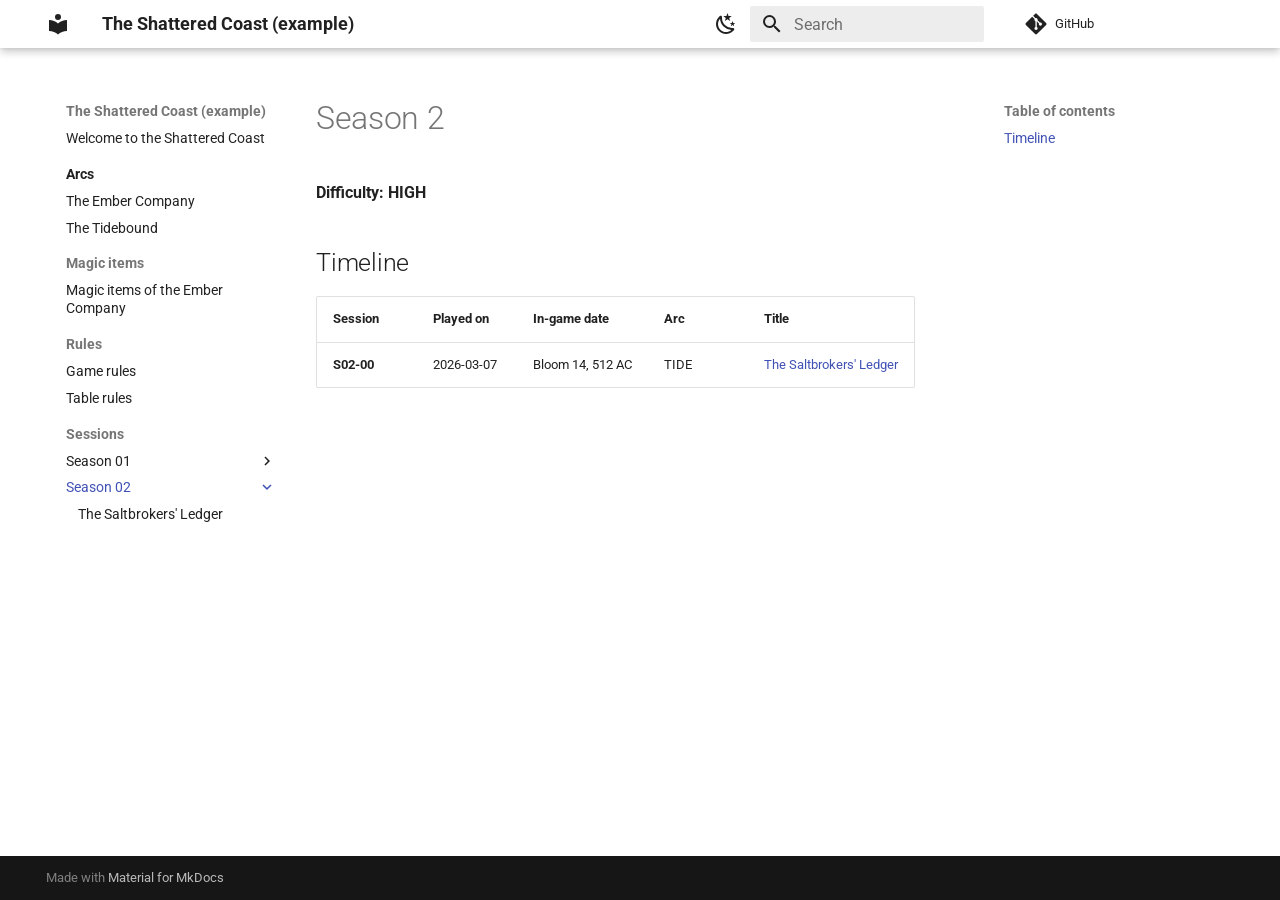
<file: sessions/season-02/index.html>
<!doctype html>
<html lang="en" class="no-js">
  <head>
    
      <meta charset="utf-8">
      <meta name="viewport" content="width=device-width,initial-scale=1">
      
      
      
        <link rel="canonical" href="https://mbalasso.github.io/dnd-campaign-wiki/sessions/season-02/">
      
      
        <link rel="prev" href="../season-01/s01-02/">
      
      
        <link rel="next" href="s02-00/">
      
      
        
      
      
      <link rel="icon" href="../../assets/images/favicon.png">
      <meta name="generator" content="mkdocs-1.6.1, mkdocs-material-9.7.7">
    
    
      
        <title>Season 2 - The Shattered Coast (example)</title>
      
    
    
      <link rel="stylesheet" href="../../assets/stylesheets/main.ec1eaa64.min.css">
      
        
        <link rel="stylesheet" href="../../assets/stylesheets/palette.ab4e12ef.min.css">
      
      


    
    
      
    
    
      
        
        
        <link rel="preconnect" href="https://fonts.gstatic.com" crossorigin>
        <link rel="stylesheet" href="https://fonts.googleapis.com/css?family=Roboto:300,300i,400,400i,700,700i%7CRoboto+Mono:400,400i,700,700i&display=fallback">
        <style>:root{--md-text-font:"Roboto";--md-code-font:"Roboto Mono"}</style>
      
    
    
      <link rel="stylesheet" href="../../stylesheets/extra.css">
    
    <script>__md_scope=new URL("../..",location),__md_hash=e=>[...e].reduce(((e,_)=>(e<<5)-e+_.charCodeAt(0)),0),__md_get=(e,_=localStorage,t=__md_scope)=>JSON.parse(_.getItem(t.pathname+"."+e)),__md_set=(e,_,t=localStorage,a=__md_scope)=>{try{t.setItem(a.pathname+"."+e,JSON.stringify(_))}catch(e){}}</script>
    
      

    
    
  </head>
  
  
    
    
      
    
    
    
    
    <body dir="ltr" data-md-color-scheme="default" data-md-color-primary="white" data-md-color-accent="indigo">
  
    
    <input class="md-toggle" data-md-toggle="drawer" type="checkbox" id="__drawer" autocomplete="off">
    <input class="md-toggle" data-md-toggle="search" type="checkbox" id="__search" autocomplete="off">
    <label class="md-overlay" for="__drawer"></label>
    <div data-md-component="skip">
      
        
        <a href="#season-2" class="md-skip">
          Skip to content
        </a>
      
    </div>
    <div data-md-component="announce">
      
    </div>
    
    
      

  

<header class="md-header md-header--shadow" data-md-component="header">
  <nav class="md-header__inner md-grid" aria-label="Header">
    <a href="../.." title="The Shattered Coast (example)" class="md-header__button md-logo" aria-label="The Shattered Coast (example)" data-md-component="logo">
      
  
  <svg xmlns="http://www.w3.org/2000/svg" viewBox="0 0 24 24"><path d="M12 8a3 3 0 0 0 3-3 3 3 0 0 0-3-3 3 3 0 0 0-3 3 3 3 0 0 0 3 3m0 3.54C9.64 9.35 6.5 8 3 8v11c3.5 0 6.64 1.35 9 3.54 2.36-2.19 5.5-3.54 9-3.54V8c-3.5 0-6.64 1.35-9 3.54"/></svg>

    </a>
    <label class="md-header__button md-icon" for="__drawer">
      
      <svg xmlns="http://www.w3.org/2000/svg" viewBox="0 0 24 24"><path d="M3 6h18v2H3zm0 5h18v2H3zm0 5h18v2H3z"/></svg>
    </label>
    <div class="md-header__title" data-md-component="header-title">
      <div class="md-header__ellipsis">
        <div class="md-header__topic">
          <span class="md-ellipsis">
            The Shattered Coast (example)
          </span>
        </div>
        <div class="md-header__topic" data-md-component="header-topic">
          <span class="md-ellipsis">
            
              Season 2
            
          </span>
        </div>
      </div>
    </div>
    
      
        <form class="md-header__option" data-md-component="palette">
  
    
    
    
    <input class="md-option" data-md-color-media="" data-md-color-scheme="default" data-md-color-primary="white" data-md-color-accent="indigo"  aria-label="Dark theme"  type="radio" name="__palette" id="__palette_0">
    
      <label class="md-header__button md-icon" title="Dark theme" for="__palette_1" hidden>
        <svg xmlns="http://www.w3.org/2000/svg" viewBox="0 0 24 24"><path d="m17.75 4.09-2.53 1.94.91 3.06-2.63-1.81-2.63 1.81.91-3.06-2.53-1.94L12.44 4l1.06-3 1.06 3zm3.5 6.91-1.64 1.25.59 1.98-1.7-1.17-1.7 1.17.59-1.98L15.75 11l2.06-.05L18.5 9l.69 1.95zm-2.28 4.95c.83-.08 1.72 1.1 1.19 1.85-.32.45-.66.87-1.08 1.27C15.17 23 8.84 23 4.94 19.07c-3.91-3.9-3.91-10.24 0-14.14.4-.4.82-.76 1.27-1.08.75-.53 1.93.36 1.85 1.19-.27 2.86.69 5.83 2.89 8.02a9.96 9.96 0 0 0 8.02 2.89m-1.64 2.02a12.08 12.08 0 0 1-7.8-3.47c-2.17-2.19-3.33-5-3.49-7.82-2.81 3.14-2.7 7.96.31 10.98 3.02 3.01 7.84 3.12 10.98.31"/></svg>
      </label>
    
  
    
    
    
    <input class="md-option" data-md-color-media="" data-md-color-scheme="slate" data-md-color-primary="black" data-md-color-accent="indigo"  aria-label="Light theme"  type="radio" name="__palette" id="__palette_1">
    
      <label class="md-header__button md-icon" title="Light theme" for="__palette_0" hidden>
        <svg xmlns="http://www.w3.org/2000/svg" viewBox="0 0 24 24"><path d="M12 7a5 5 0 0 1 5 5 5 5 0 0 1-5 5 5 5 0 0 1-5-5 5 5 0 0 1 5-5m0 2a3 3 0 0 0-3 3 3 3 0 0 0 3 3 3 3 0 0 0 3-3 3 3 0 0 0-3-3m0-7 2.39 3.42C13.65 5.15 12.84 5 12 5s-1.65.15-2.39.42zM3.34 7l4.16-.35A7.2 7.2 0 0 0 5.94 8.5c-.44.74-.69 1.5-.83 2.29zm.02 10 1.76-3.77a7.131 7.131 0 0 0 2.38 4.14zM20.65 7l-1.77 3.79a7.02 7.02 0 0 0-2.38-4.15zm-.01 10-4.14.36c.59-.51 1.12-1.14 1.54-1.86.42-.73.69-1.5.83-2.29zM12 22l-2.41-3.44c.74.27 1.55.44 2.41.44.82 0 1.63-.17 2.37-.44z"/></svg>
      </label>
    
  
</form>
      
    
    
      <script>var palette=__md_get("__palette");if(palette&&palette.color){if("(prefers-color-scheme)"===palette.color.media){var media=matchMedia("(prefers-color-scheme: light)"),input=document.querySelector(media.matches?"[data-md-color-media='(prefers-color-scheme: light)']":"[data-md-color-media='(prefers-color-scheme: dark)']");palette.color.media=input.getAttribute("data-md-color-media"),palette.color.scheme=input.getAttribute("data-md-color-scheme"),palette.color.primary=input.getAttribute("data-md-color-primary"),palette.color.accent=input.getAttribute("data-md-color-accent")}for(var[key,value]of Object.entries(palette.color))document.body.setAttribute("data-md-color-"+key,value)}</script>
    
    
    
      
      
        <label class="md-header__button md-icon" for="__search">
          
          <svg xmlns="http://www.w3.org/2000/svg" viewBox="0 0 24 24"><path d="M9.5 3A6.5 6.5 0 0 1 16 9.5c0 1.61-.59 3.09-1.56 4.23l.27.27h.79l5 5-1.5 1.5-5-5v-.79l-.27-.27A6.52 6.52 0 0 1 9.5 16 6.5 6.5 0 0 1 3 9.5 6.5 6.5 0 0 1 9.5 3m0 2C7 5 5 7 5 9.5S7 14 9.5 14 14 12 14 9.5 12 5 9.5 5"/></svg>
        </label>
        <div class="md-search" data-md-component="search" role="dialog">
  <label class="md-search__overlay" for="__search"></label>
  <div class="md-search__inner" role="search">
    <form class="md-search__form" name="search">
      <input type="text" class="md-search__input" name="query" aria-label="Search" placeholder="Search" autocapitalize="off" autocorrect="off" autocomplete="off" spellcheck="false" data-md-component="search-query" required>
      <label class="md-search__icon md-icon" for="__search">
        
        <svg xmlns="http://www.w3.org/2000/svg" viewBox="0 0 24 24"><path d="M9.5 3A6.5 6.5 0 0 1 16 9.5c0 1.61-.59 3.09-1.56 4.23l.27.27h.79l5 5-1.5 1.5-5-5v-.79l-.27-.27A6.52 6.52 0 0 1 9.5 16 6.5 6.5 0 0 1 3 9.5 6.5 6.5 0 0 1 9.5 3m0 2C7 5 5 7 5 9.5S7 14 9.5 14 14 12 14 9.5 12 5 9.5 5"/></svg>
        
        <svg xmlns="http://www.w3.org/2000/svg" viewBox="0 0 24 24"><path d="M20 11v2H8l5.5 5.5-1.42 1.42L4.16 12l7.92-7.92L13.5 5.5 8 11z"/></svg>
      </label>
      <nav class="md-search__options" aria-label="Search">
        
        <button type="reset" class="md-search__icon md-icon" title="Clear" aria-label="Clear" tabindex="-1">
          
          <svg xmlns="http://www.w3.org/2000/svg" viewBox="0 0 24 24"><path d="M19 6.41 17.59 5 12 10.59 6.41 5 5 6.41 10.59 12 5 17.59 6.41 19 12 13.41 17.59 19 19 17.59 13.41 12z"/></svg>
        </button>
      </nav>
      
        <div class="md-search__suggest" data-md-component="search-suggest"></div>
      
    </form>
    <div class="md-search__output">
      <div class="md-search__scrollwrap" tabindex="0" data-md-scrollfix>
        <div class="md-search-result" data-md-component="search-result">
          <div class="md-search-result__meta">
            Initializing search
          </div>
          <ol class="md-search-result__list" role="presentation"></ol>
        </div>
      </div>
    </div>
  </div>
</div>
      
    
    
      <div class="md-header__source">
        <a href="https://github.com/mbalasso/dnd-campaign-wiki" title="Go to repository" class="md-source" data-md-component="source">
  <div class="md-source__icon md-icon">
    
    <svg xmlns="http://www.w3.org/2000/svg" viewBox="0 0 448 512"><!--! Font Awesome Free 7.1.0 by @fontawesome - https://fontawesome.com License - https://fontawesome.com/license/free (Icons: CC BY 4.0, Fonts: SIL OFL 1.1, Code: MIT License) Copyright 2025 Fonticons, Inc.--><path d="M439.6 236.1 244 40.5c-5.4-5.5-12.8-8.5-20.4-8.5s-15 3-20.4 8.4L162.5 81l51.5 51.5c27.1-9.1 52.7 16.8 43.4 43.7l49.7 49.7c34.2-11.8 61.2 31 35.5 56.7-26.5 26.5-70.2-2.9-56-37.3L240.3 199v121.9c25.3 12.5 22.3 41.8 9.1 55-6.4 6.4-15.2 10.1-24.3 10.1s-17.8-3.6-24.3-10.1c-17.6-17.6-11.1-46.9 11.2-56v-123c-20.8-8.5-24.6-30.7-18.6-45L142.6 101 8.5 235.1C3 240.6 0 247.9 0 255.5s3 15 8.5 20.4l195.6 195.7c5.4 5.4 12.7 8.4 20.4 8.4s15-3 20.4-8.4l194.7-194.7c5.4-5.4 8.4-12.8 8.4-20.4s-3-15-8.4-20.4"/></svg>
  </div>
  <div class="md-source__repository">
    GitHub
  </div>
</a>
      </div>
    
  </nav>
  
</header>
    
    <div class="md-container" data-md-component="container">
      
      
        
          
        
      
      <main class="md-main" data-md-component="main">
        <div class="md-main__inner md-grid">
          
            
              
              <div class="md-sidebar md-sidebar--primary" data-md-component="sidebar" data-md-type="navigation" >
                <div class="md-sidebar__scrollwrap">
                  <div class="md-sidebar__inner">
                    



<nav class="md-nav md-nav--primary" aria-label="Navigation" data-md-level="0">
  <label class="md-nav__title" for="__drawer">
    <a href="../.." title="The Shattered Coast (example)" class="md-nav__button md-logo" aria-label="The Shattered Coast (example)" data-md-component="logo">
      
  
  <svg xmlns="http://www.w3.org/2000/svg" viewBox="0 0 24 24"><path d="M12 8a3 3 0 0 0 3-3 3 3 0 0 0-3-3 3 3 0 0 0-3 3 3 3 0 0 0 3 3m0 3.54C9.64 9.35 6.5 8 3 8v11c3.5 0 6.64 1.35 9 3.54 2.36-2.19 5.5-3.54 9-3.54V8c-3.5 0-6.64 1.35-9 3.54"/></svg>

    </a>
    The Shattered Coast (example)
  </label>
  
    <div class="md-nav__source">
      <a href="https://github.com/mbalasso/dnd-campaign-wiki" title="Go to repository" class="md-source" data-md-component="source">
  <div class="md-source__icon md-icon">
    
    <svg xmlns="http://www.w3.org/2000/svg" viewBox="0 0 448 512"><!--! Font Awesome Free 7.1.0 by @fontawesome - https://fontawesome.com License - https://fontawesome.com/license/free (Icons: CC BY 4.0, Fonts: SIL OFL 1.1, Code: MIT License) Copyright 2025 Fonticons, Inc.--><path d="M439.6 236.1 244 40.5c-5.4-5.5-12.8-8.5-20.4-8.5s-15 3-20.4 8.4L162.5 81l51.5 51.5c27.1-9.1 52.7 16.8 43.4 43.7l49.7 49.7c34.2-11.8 61.2 31 35.5 56.7-26.5 26.5-70.2-2.9-56-37.3L240.3 199v121.9c25.3 12.5 22.3 41.8 9.1 55-6.4 6.4-15.2 10.1-24.3 10.1s-17.8-3.6-24.3-10.1c-17.6-17.6-11.1-46.9 11.2-56v-123c-20.8-8.5-24.6-30.7-18.6-45L142.6 101 8.5 235.1C3 240.6 0 247.9 0 255.5s3 15 8.5 20.4l195.6 195.7c5.4 5.4 12.7 8.4 20.4 8.4s15-3 20.4-8.4l194.7-194.7c5.4-5.4 8.4-12.8 8.4-20.4s-3-15-8.4-20.4"/></svg>
  </div>
  <div class="md-source__repository">
    GitHub
  </div>
</a>
    </div>
  
  <ul class="md-nav__list" data-md-scrollfix>
    
      
      
  
  
  
  
    <li class="md-nav__item">
      <a href="../.." class="md-nav__link">
        
  
  
  <span class="md-ellipsis">
    
  
    Welcome to the Shattered Coast
  

    
  </span>
  
  

      </a>
    </li>
  

    
      
      
  
  
  
  
    
    
      
        
          
        
      
        
      
        
      
    
    
    
      
        
        
      
    
    
    <li class="md-nav__item md-nav__item--section md-nav__item--nested">
      
        
        
        <input class="md-nav__toggle md-toggle " type="checkbox" id="__nav_2" >
        
          
          <div class="md-nav__link md-nav__container">
            <a href="../../arcs/" class="md-nav__link ">
              
  
  
  <span class="md-ellipsis">
    
  
    Arcs
  

    
  </span>
  
  

            </a>
            
              
              <label class="md-nav__link " for="__nav_2" id="__nav_2_label" tabindex="">
                <span class="md-nav__icon md-icon"></span>
              </label>
            
          </div>
        
        <nav class="md-nav" data-md-level="1" aria-labelledby="__nav_2_label" aria-expanded="false">
          <label class="md-nav__title" for="__nav_2">
            <span class="md-nav__icon md-icon"></span>
            
  
    Arcs
  

          </label>
          <ul class="md-nav__list" data-md-scrollfix>
            
              
            
              
                
  
  
  
  
    <li class="md-nav__item">
      <a href="../../arcs/ember/" class="md-nav__link">
        
  
  
  <span class="md-ellipsis">
    
  
    The Ember Company
  

    
  </span>
  
  

      </a>
    </li>
  

              
            
              
                
  
  
  
  
    <li class="md-nav__item">
      <a href="../../arcs/tide/" class="md-nav__link">
        
  
  
  <span class="md-ellipsis">
    
  
    The Tidebound
  

    
  </span>
  
  

      </a>
    </li>
  

              
            
          </ul>
        </nav>
      
    </li>
  

    
      
      
  
  
  
  
    
    
      
        
      
    
    
    
      
        
        
      
    
    
    <li class="md-nav__item md-nav__item--section md-nav__item--nested">
      
        
        
        <input class="md-nav__toggle md-toggle " type="checkbox" id="__nav_3" >
        
          
          <label class="md-nav__link" for="__nav_3" id="__nav_3_label" tabindex="">
            
  
  
  <span class="md-ellipsis">
    
  
    Magic items
  

    
  </span>
  
  

            <span class="md-nav__icon md-icon"></span>
          </label>
        
        <nav class="md-nav" data-md-level="1" aria-labelledby="__nav_3_label" aria-expanded="false">
          <label class="md-nav__title" for="__nav_3">
            <span class="md-nav__icon md-icon"></span>
            
  
    Magic items
  

          </label>
          <ul class="md-nav__list" data-md-scrollfix>
            
              
                
  
  
  
  
    <li class="md-nav__item">
      <a href="../../magic-items/ember/" class="md-nav__link">
        
  
  
  <span class="md-ellipsis">
    
  
    Magic items of the Ember Company
  

    
  </span>
  
  

      </a>
    </li>
  

              
            
          </ul>
        </nav>
      
    </li>
  

    
      
      
  
  
  
  
    
    
      
        
      
        
      
    
    
    
      
        
        
      
    
    
    <li class="md-nav__item md-nav__item--section md-nav__item--nested">
      
        
        
        <input class="md-nav__toggle md-toggle " type="checkbox" id="__nav_4" >
        
          
          <label class="md-nav__link" for="__nav_4" id="__nav_4_label" tabindex="">
            
  
  
  <span class="md-ellipsis">
    
  
    Rules
  

    
  </span>
  
  

            <span class="md-nav__icon md-icon"></span>
          </label>
        
        <nav class="md-nav" data-md-level="1" aria-labelledby="__nav_4_label" aria-expanded="false">
          <label class="md-nav__title" for="__nav_4">
            <span class="md-nav__icon md-icon"></span>
            
  
    Rules
  

          </label>
          <ul class="md-nav__list" data-md-scrollfix>
            
              
                
  
  
  
  
    <li class="md-nav__item">
      <a href="../../rules/game-rules/" class="md-nav__link">
        
  
  
  <span class="md-ellipsis">
    
  
    Game rules
  

    
  </span>
  
  

      </a>
    </li>
  

              
            
              
                
  
  
  
  
    <li class="md-nav__item">
      <a href="../../rules/table-rules/" class="md-nav__link">
        
  
  
  <span class="md-ellipsis">
    
  
    Table rules
  

    
  </span>
  
  

      </a>
    </li>
  

              
            
          </ul>
        </nav>
      
    </li>
  

    
      
      
  
  
    
  
  
  
    
    
      
        
      
        
      
    
    
    
      
        
        
      
    
    
    <li class="md-nav__item md-nav__item--active md-nav__item--section md-nav__item--nested">
      
        
        
        <input class="md-nav__toggle md-toggle " type="checkbox" id="__nav_5" checked>
        
          
          <label class="md-nav__link" for="__nav_5" id="__nav_5_label" tabindex="">
            
  
  
  <span class="md-ellipsis">
    
  
    Sessions
  

    
  </span>
  
  

            <span class="md-nav__icon md-icon"></span>
          </label>
        
        <nav class="md-nav" data-md-level="1" aria-labelledby="__nav_5_label" aria-expanded="true">
          <label class="md-nav__title" for="__nav_5">
            <span class="md-nav__icon md-icon"></span>
            
  
    Sessions
  

          </label>
          <ul class="md-nav__list" data-md-scrollfix>
            
              
                
  
  
  
  
    
    
      
        
          
        
      
        
      
        
      
        
      
    
    
    
      
    
    
    <li class="md-nav__item md-nav__item--nested">
      
        
        
        <input class="md-nav__toggle md-toggle " type="checkbox" id="__nav_5_1" >
        
          
          <div class="md-nav__link md-nav__container">
            <a href="../season-01/" class="md-nav__link ">
              
  
  
  <span class="md-ellipsis">
    
  
    Season 01
  

    
  </span>
  
  

            </a>
            
              
              <label class="md-nav__link " for="__nav_5_1" id="__nav_5_1_label" tabindex="0">
                <span class="md-nav__icon md-icon"></span>
              </label>
            
          </div>
        
        <nav class="md-nav" data-md-level="2" aria-labelledby="__nav_5_1_label" aria-expanded="false">
          <label class="md-nav__title" for="__nav_5_1">
            <span class="md-nav__icon md-icon"></span>
            
  
    Season 01
  

          </label>
          <ul class="md-nav__list" data-md-scrollfix>
            
              
            
              
                
  
  
  
  
    <li class="md-nav__item">
      <a href="../season-01/s01-00/" class="md-nav__link">
        
  
  
  <span class="md-ellipsis">
    
  
    Session 0
  

    
  </span>
  
  

      </a>
    </li>
  

              
            
              
                
  
  
  
  
    <li class="md-nav__item">
      <a href="../season-01/s01-01/" class="md-nav__link">
        
  
  
  <span class="md-ellipsis">
    
  
    The Ambush at Greywater Pass
  

    
  </span>
  
  

      </a>
    </li>
  

              
            
              
                
  
  
  
  
    <li class="md-nav__item">
      <a href="../season-01/s01-02/" class="md-nav__link">
        
  
  
  <span class="md-ellipsis">
    
  
    Two Fires on the Cliff
  

    
  </span>
  
  

      </a>
    </li>
  

              
            
          </ul>
        </nav>
      
    </li>
  

              
            
              
                
  
  
    
  
  
  
    
    
      
        
          
        
      
        
      
    
    
    
      
    
    
    <li class="md-nav__item md-nav__item--active md-nav__item--nested">
      
        
        
        <input class="md-nav__toggle md-toggle " type="checkbox" id="__nav_5_2" checked>
        
          
          <div class="md-nav__link md-nav__container">
            <a href="./" class="md-nav__link md-nav__link--active">
              
  
  
  <span class="md-ellipsis">
    
  
    Season 02
  

    
  </span>
  
  

            </a>
            
              
              <label class="md-nav__link md-nav__link--active" for="__nav_5_2" id="__nav_5_2_label" tabindex="0">
                <span class="md-nav__icon md-icon"></span>
              </label>
            
          </div>
        
        <nav class="md-nav" data-md-level="2" aria-labelledby="__nav_5_2_label" aria-expanded="true">
          <label class="md-nav__title" for="__nav_5_2">
            <span class="md-nav__icon md-icon"></span>
            
  
    Season 02
  

          </label>
          <ul class="md-nav__list" data-md-scrollfix>
            
              
            
              
                
  
  
  
  
    <li class="md-nav__item">
      <a href="s02-00/" class="md-nav__link">
        
  
  
  <span class="md-ellipsis">
    
  
    The Saltbrokers' Ledger
  

    
  </span>
  
  

      </a>
    </li>
  

              
            
          </ul>
        </nav>
      
    </li>
  

              
            
          </ul>
        </nav>
      
    </li>
  

    
  </ul>
</nav>
                  </div>
                </div>
              </div>
            
            
              
              <div class="md-sidebar md-sidebar--secondary" data-md-component="sidebar" data-md-type="toc" >
                <div class="md-sidebar__scrollwrap">
                  <div class="md-sidebar__inner">
                    

<nav class="md-nav md-nav--secondary" aria-label="Table of contents">
  
  
  
    
  
  
    <label class="md-nav__title" for="__toc">
      <span class="md-nav__icon md-icon"></span>
      Table of contents
    </label>
    <ul class="md-nav__list" data-md-component="toc" data-md-scrollfix>
      
        <li class="md-nav__item">
  <a href="#timeline" class="md-nav__link">
    <span class="md-ellipsis">
      
        Timeline
      
    </span>
  </a>
  
</li>
      
    </ul>
  
</nav>
                  </div>
                </div>
              </div>
            
          
          
            <div class="md-content" data-md-component="content">
              
              <article class="md-content__inner md-typeset">
                
                  


  
  


<h1 id="season-2">Season 2<a class="headerlink" href="#season-2" title="Permanent link">&para;</a></h1>
<p><strong>Difficulty: HIGH</strong></p>
<h2 id="timeline">Timeline<a class="headerlink" href="#timeline" title="Permanent link">&para;</a></h2>
<table>
<thead>
<tr>
<th>Session</th>
<th>Played on</th>
<th>In-game date</th>
<th>Arc</th>
<th>Title</th>
</tr>
</thead>
<tbody>
<tr>
<td><strong>S02-00</strong></td>
<td>2026-03-07</td>
<td>Bloom 14, 512 AC</td>
<td>TIDE</td>
<td><a href="s02-00/">The Saltbrokers' Ledger</a></td>
</tr>
</tbody>
</table>












                
              </article>
            </div>
          
          
<script>var target=document.getElementById(location.hash.slice(1));target&&target.name&&(target.checked=target.name.startsWith("__tabbed_"))</script>
        </div>
        
          <button type="button" class="md-top md-icon" data-md-component="top" hidden>
  
  <svg xmlns="http://www.w3.org/2000/svg" viewBox="0 0 24 24"><path d="M13 20h-2V8l-5.5 5.5-1.42-1.42L12 4.16l7.92 7.92-1.42 1.42L13 8z"/></svg>
  Back to top
</button>
        
      </main>
      
        <footer class="md-footer">
  
  <div class="md-footer-meta md-typeset">
    <div class="md-footer-meta__inner md-grid">
      <div class="md-copyright">
  
  
    Made with
    <a href="https://squidfunk.github.io/mkdocs-material/" target="_blank" rel="noopener">
      Material for MkDocs
    </a>
  
</div>
      
    </div>
  </div>
</footer>
      
    </div>
    <div class="md-dialog" data-md-component="dialog">
      <div class="md-dialog__inner md-typeset"></div>
    </div>
    
    
    
      
      
      <script id="__config" type="application/json">{"annotate": null, "base": "../..", "features": ["navigation.sections", "navigation.top", "navigation.indexes", "search.suggest", "content.code.copy"], "search": "../../assets/javascripts/workers/search.2c215733.min.js", "tags": null, "translations": {"clipboard.copied": "Copied to clipboard", "clipboard.copy": "Copy to clipboard", "search.result.more.one": "1 more on this page", "search.result.more.other": "# more on this page", "search.result.none": "No matching documents", "search.result.one": "1 matching document", "search.result.other": "# matching documents", "search.result.placeholder": "Type to start searching", "search.result.term.missing": "Missing", "select.version": "Select version"}, "version": null}</script>
    
    
      <script src="../../assets/javascripts/bundle.d7400e89.min.js"></script>
      
    
  </body>
</html>
</file>
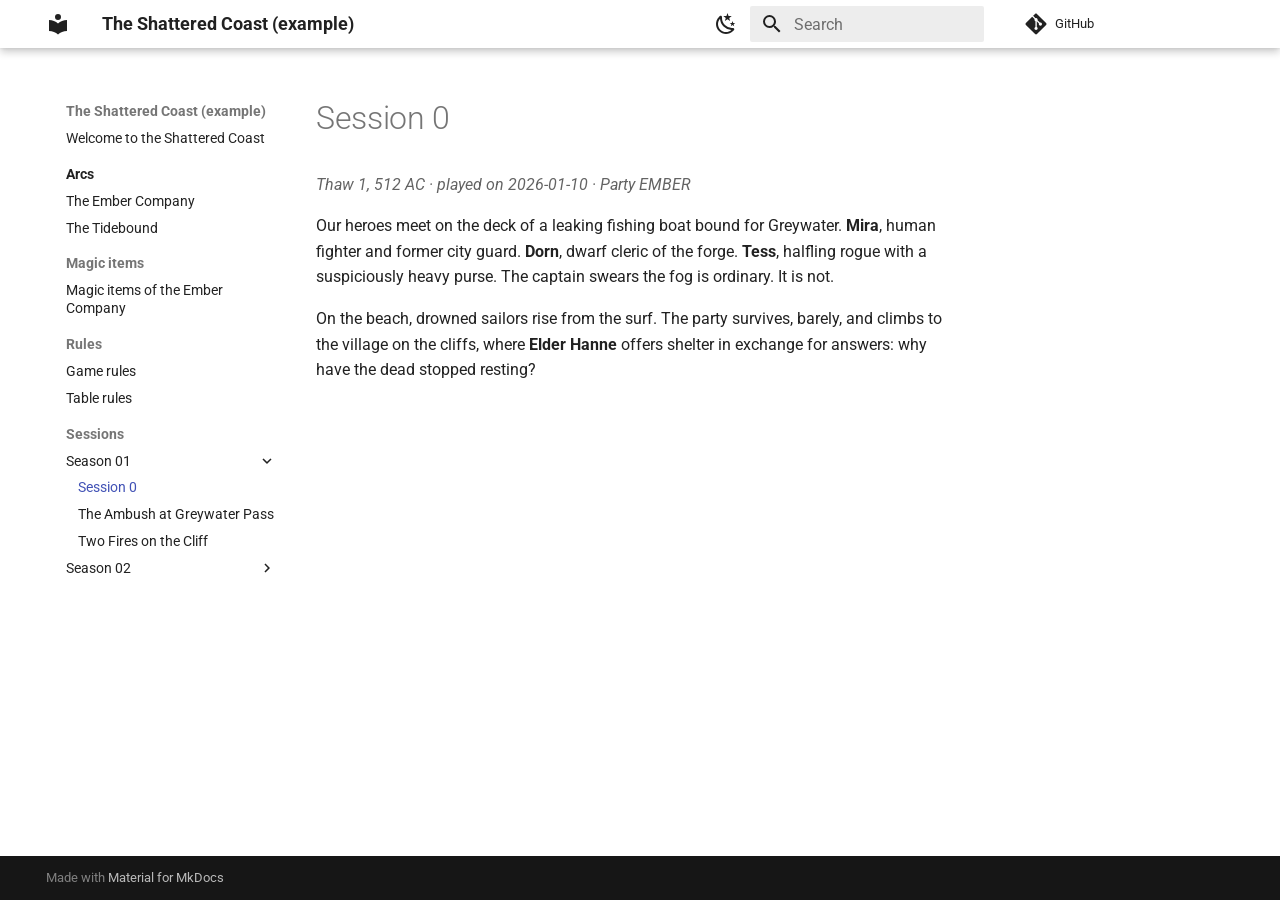
<file: sessions/season-01/s01-00/index.html>
<!doctype html>
<html lang="en" class="no-js">
  <head>
    
      <meta charset="utf-8">
      <meta name="viewport" content="width=device-width,initial-scale=1">
      
      
      
        <link rel="canonical" href="https://mbalasso.github.io/dnd-campaign-wiki/sessions/season-01/s01-00/">
      
      
        <link rel="prev" href="../">
      
      
        <link rel="next" href="../s01-01/">
      
      
        
      
      
      <link rel="icon" href="../../../assets/images/favicon.png">
      <meta name="generator" content="mkdocs-1.6.1, mkdocs-material-9.7.7">
    
    
      
        <title>Session 0 - The Shattered Coast (example)</title>
      
    
    
      <link rel="stylesheet" href="../../../assets/stylesheets/main.ec1eaa64.min.css">
      
        
        <link rel="stylesheet" href="../../../assets/stylesheets/palette.ab4e12ef.min.css">
      
      


    
    
      
    
    
      
        
        
        <link rel="preconnect" href="https://fonts.gstatic.com" crossorigin>
        <link rel="stylesheet" href="https://fonts.googleapis.com/css?family=Roboto:300,300i,400,400i,700,700i%7CRoboto+Mono:400,400i,700,700i&display=fallback">
        <style>:root{--md-text-font:"Roboto";--md-code-font:"Roboto Mono"}</style>
      
    
    
      <link rel="stylesheet" href="../../../stylesheets/extra.css">
    
    <script>__md_scope=new URL("../../..",location),__md_hash=e=>[...e].reduce(((e,_)=>(e<<5)-e+_.charCodeAt(0)),0),__md_get=(e,_=localStorage,t=__md_scope)=>JSON.parse(_.getItem(t.pathname+"."+e)),__md_set=(e,_,t=localStorage,a=__md_scope)=>{try{t.setItem(a.pathname+"."+e,JSON.stringify(_))}catch(e){}}</script>
    
      

    
    
  </head>
  
  
    
    
      
    
    
    
    
    <body dir="ltr" data-md-color-scheme="default" data-md-color-primary="white" data-md-color-accent="indigo">
  
    
    <input class="md-toggle" data-md-toggle="drawer" type="checkbox" id="__drawer" autocomplete="off">
    <input class="md-toggle" data-md-toggle="search" type="checkbox" id="__search" autocomplete="off">
    <label class="md-overlay" for="__drawer"></label>
    <div data-md-component="skip">
      
        
        <a href="#session-0" class="md-skip">
          Skip to content
        </a>
      
    </div>
    <div data-md-component="announce">
      
    </div>
    
    
      

  

<header class="md-header md-header--shadow" data-md-component="header">
  <nav class="md-header__inner md-grid" aria-label="Header">
    <a href="../../.." title="The Shattered Coast (example)" class="md-header__button md-logo" aria-label="The Shattered Coast (example)" data-md-component="logo">
      
  
  <svg xmlns="http://www.w3.org/2000/svg" viewBox="0 0 24 24"><path d="M12 8a3 3 0 0 0 3-3 3 3 0 0 0-3-3 3 3 0 0 0-3 3 3 3 0 0 0 3 3m0 3.54C9.64 9.35 6.5 8 3 8v11c3.5 0 6.64 1.35 9 3.54 2.36-2.19 5.5-3.54 9-3.54V8c-3.5 0-6.64 1.35-9 3.54"/></svg>

    </a>
    <label class="md-header__button md-icon" for="__drawer">
      
      <svg xmlns="http://www.w3.org/2000/svg" viewBox="0 0 24 24"><path d="M3 6h18v2H3zm0 5h18v2H3zm0 5h18v2H3z"/></svg>
    </label>
    <div class="md-header__title" data-md-component="header-title">
      <div class="md-header__ellipsis">
        <div class="md-header__topic">
          <span class="md-ellipsis">
            The Shattered Coast (example)
          </span>
        </div>
        <div class="md-header__topic" data-md-component="header-topic">
          <span class="md-ellipsis">
            
              Session 0
            
          </span>
        </div>
      </div>
    </div>
    
      
        <form class="md-header__option" data-md-component="palette">
  
    
    
    
    <input class="md-option" data-md-color-media="" data-md-color-scheme="default" data-md-color-primary="white" data-md-color-accent="indigo"  aria-label="Dark theme"  type="radio" name="__palette" id="__palette_0">
    
      <label class="md-header__button md-icon" title="Dark theme" for="__palette_1" hidden>
        <svg xmlns="http://www.w3.org/2000/svg" viewBox="0 0 24 24"><path d="m17.75 4.09-2.53 1.94.91 3.06-2.63-1.81-2.63 1.81.91-3.06-2.53-1.94L12.44 4l1.06-3 1.06 3zm3.5 6.91-1.64 1.25.59 1.98-1.7-1.17-1.7 1.17.59-1.98L15.75 11l2.06-.05L18.5 9l.69 1.95zm-2.28 4.95c.83-.08 1.72 1.1 1.19 1.85-.32.45-.66.87-1.08 1.27C15.17 23 8.84 23 4.94 19.07c-3.91-3.9-3.91-10.24 0-14.14.4-.4.82-.76 1.27-1.08.75-.53 1.93.36 1.85 1.19-.27 2.86.69 5.83 2.89 8.02a9.96 9.96 0 0 0 8.02 2.89m-1.64 2.02a12.08 12.08 0 0 1-7.8-3.47c-2.17-2.19-3.33-5-3.49-7.82-2.81 3.14-2.7 7.96.31 10.98 3.02 3.01 7.84 3.12 10.98.31"/></svg>
      </label>
    
  
    
    
    
    <input class="md-option" data-md-color-media="" data-md-color-scheme="slate" data-md-color-primary="black" data-md-color-accent="indigo"  aria-label="Light theme"  type="radio" name="__palette" id="__palette_1">
    
      <label class="md-header__button md-icon" title="Light theme" for="__palette_0" hidden>
        <svg xmlns="http://www.w3.org/2000/svg" viewBox="0 0 24 24"><path d="M12 7a5 5 0 0 1 5 5 5 5 0 0 1-5 5 5 5 0 0 1-5-5 5 5 0 0 1 5-5m0 2a3 3 0 0 0-3 3 3 3 0 0 0 3 3 3 3 0 0 0 3-3 3 3 0 0 0-3-3m0-7 2.39 3.42C13.65 5.15 12.84 5 12 5s-1.65.15-2.39.42zM3.34 7l4.16-.35A7.2 7.2 0 0 0 5.94 8.5c-.44.74-.69 1.5-.83 2.29zm.02 10 1.76-3.77a7.131 7.131 0 0 0 2.38 4.14zM20.65 7l-1.77 3.79a7.02 7.02 0 0 0-2.38-4.15zm-.01 10-4.14.36c.59-.51 1.12-1.14 1.54-1.86.42-.73.69-1.5.83-2.29zM12 22l-2.41-3.44c.74.27 1.55.44 2.41.44.82 0 1.63-.17 2.37-.44z"/></svg>
      </label>
    
  
</form>
      
    
    
      <script>var palette=__md_get("__palette");if(palette&&palette.color){if("(prefers-color-scheme)"===palette.color.media){var media=matchMedia("(prefers-color-scheme: light)"),input=document.querySelector(media.matches?"[data-md-color-media='(prefers-color-scheme: light)']":"[data-md-color-media='(prefers-color-scheme: dark)']");palette.color.media=input.getAttribute("data-md-color-media"),palette.color.scheme=input.getAttribute("data-md-color-scheme"),palette.color.primary=input.getAttribute("data-md-color-primary"),palette.color.accent=input.getAttribute("data-md-color-accent")}for(var[key,value]of Object.entries(palette.color))document.body.setAttribute("data-md-color-"+key,value)}</script>
    
    
    
      
      
        <label class="md-header__button md-icon" for="__search">
          
          <svg xmlns="http://www.w3.org/2000/svg" viewBox="0 0 24 24"><path d="M9.5 3A6.5 6.5 0 0 1 16 9.5c0 1.61-.59 3.09-1.56 4.23l.27.27h.79l5 5-1.5 1.5-5-5v-.79l-.27-.27A6.52 6.52 0 0 1 9.5 16 6.5 6.5 0 0 1 3 9.5 6.5 6.5 0 0 1 9.5 3m0 2C7 5 5 7 5 9.5S7 14 9.5 14 14 12 14 9.5 12 5 9.5 5"/></svg>
        </label>
        <div class="md-search" data-md-component="search" role="dialog">
  <label class="md-search__overlay" for="__search"></label>
  <div class="md-search__inner" role="search">
    <form class="md-search__form" name="search">
      <input type="text" class="md-search__input" name="query" aria-label="Search" placeholder="Search" autocapitalize="off" autocorrect="off" autocomplete="off" spellcheck="false" data-md-component="search-query" required>
      <label class="md-search__icon md-icon" for="__search">
        
        <svg xmlns="http://www.w3.org/2000/svg" viewBox="0 0 24 24"><path d="M9.5 3A6.5 6.5 0 0 1 16 9.5c0 1.61-.59 3.09-1.56 4.23l.27.27h.79l5 5-1.5 1.5-5-5v-.79l-.27-.27A6.52 6.52 0 0 1 9.5 16 6.5 6.5 0 0 1 3 9.5 6.5 6.5 0 0 1 9.5 3m0 2C7 5 5 7 5 9.5S7 14 9.5 14 14 12 14 9.5 12 5 9.5 5"/></svg>
        
        <svg xmlns="http://www.w3.org/2000/svg" viewBox="0 0 24 24"><path d="M20 11v2H8l5.5 5.5-1.42 1.42L4.16 12l7.92-7.92L13.5 5.5 8 11z"/></svg>
      </label>
      <nav class="md-search__options" aria-label="Search">
        
        <button type="reset" class="md-search__icon md-icon" title="Clear" aria-label="Clear" tabindex="-1">
          
          <svg xmlns="http://www.w3.org/2000/svg" viewBox="0 0 24 24"><path d="M19 6.41 17.59 5 12 10.59 6.41 5 5 6.41 10.59 12 5 17.59 6.41 19 12 13.41 17.59 19 19 17.59 13.41 12z"/></svg>
        </button>
      </nav>
      
        <div class="md-search__suggest" data-md-component="search-suggest"></div>
      
    </form>
    <div class="md-search__output">
      <div class="md-search__scrollwrap" tabindex="0" data-md-scrollfix>
        <div class="md-search-result" data-md-component="search-result">
          <div class="md-search-result__meta">
            Initializing search
          </div>
          <ol class="md-search-result__list" role="presentation"></ol>
        </div>
      </div>
    </div>
  </div>
</div>
      
    
    
      <div class="md-header__source">
        <a href="https://github.com/mbalasso/dnd-campaign-wiki" title="Go to repository" class="md-source" data-md-component="source">
  <div class="md-source__icon md-icon">
    
    <svg xmlns="http://www.w3.org/2000/svg" viewBox="0 0 448 512"><!--! Font Awesome Free 7.1.0 by @fontawesome - https://fontawesome.com License - https://fontawesome.com/license/free (Icons: CC BY 4.0, Fonts: SIL OFL 1.1, Code: MIT License) Copyright 2025 Fonticons, Inc.--><path d="M439.6 236.1 244 40.5c-5.4-5.5-12.8-8.5-20.4-8.5s-15 3-20.4 8.4L162.5 81l51.5 51.5c27.1-9.1 52.7 16.8 43.4 43.7l49.7 49.7c34.2-11.8 61.2 31 35.5 56.7-26.5 26.5-70.2-2.9-56-37.3L240.3 199v121.9c25.3 12.5 22.3 41.8 9.1 55-6.4 6.4-15.2 10.1-24.3 10.1s-17.8-3.6-24.3-10.1c-17.6-17.6-11.1-46.9 11.2-56v-123c-20.8-8.5-24.6-30.7-18.6-45L142.6 101 8.5 235.1C3 240.6 0 247.9 0 255.5s3 15 8.5 20.4l195.6 195.7c5.4 5.4 12.7 8.4 20.4 8.4s15-3 20.4-8.4l194.7-194.7c5.4-5.4 8.4-12.8 8.4-20.4s-3-15-8.4-20.4"/></svg>
  </div>
  <div class="md-source__repository">
    GitHub
  </div>
</a>
      </div>
    
  </nav>
  
</header>
    
    <div class="md-container" data-md-component="container">
      
      
        
          
        
      
      <main class="md-main" data-md-component="main">
        <div class="md-main__inner md-grid">
          
            
              
              <div class="md-sidebar md-sidebar--primary" data-md-component="sidebar" data-md-type="navigation" >
                <div class="md-sidebar__scrollwrap">
                  <div class="md-sidebar__inner">
                    



<nav class="md-nav md-nav--primary" aria-label="Navigation" data-md-level="0">
  <label class="md-nav__title" for="__drawer">
    <a href="../../.." title="The Shattered Coast (example)" class="md-nav__button md-logo" aria-label="The Shattered Coast (example)" data-md-component="logo">
      
  
  <svg xmlns="http://www.w3.org/2000/svg" viewBox="0 0 24 24"><path d="M12 8a3 3 0 0 0 3-3 3 3 0 0 0-3-3 3 3 0 0 0-3 3 3 3 0 0 0 3 3m0 3.54C9.64 9.35 6.5 8 3 8v11c3.5 0 6.64 1.35 9 3.54 2.36-2.19 5.5-3.54 9-3.54V8c-3.5 0-6.64 1.35-9 3.54"/></svg>

    </a>
    The Shattered Coast (example)
  </label>
  
    <div class="md-nav__source">
      <a href="https://github.com/mbalasso/dnd-campaign-wiki" title="Go to repository" class="md-source" data-md-component="source">
  <div class="md-source__icon md-icon">
    
    <svg xmlns="http://www.w3.org/2000/svg" viewBox="0 0 448 512"><!--! Font Awesome Free 7.1.0 by @fontawesome - https://fontawesome.com License - https://fontawesome.com/license/free (Icons: CC BY 4.0, Fonts: SIL OFL 1.1, Code: MIT License) Copyright 2025 Fonticons, Inc.--><path d="M439.6 236.1 244 40.5c-5.4-5.5-12.8-8.5-20.4-8.5s-15 3-20.4 8.4L162.5 81l51.5 51.5c27.1-9.1 52.7 16.8 43.4 43.7l49.7 49.7c34.2-11.8 61.2 31 35.5 56.7-26.5 26.5-70.2-2.9-56-37.3L240.3 199v121.9c25.3 12.5 22.3 41.8 9.1 55-6.4 6.4-15.2 10.1-24.3 10.1s-17.8-3.6-24.3-10.1c-17.6-17.6-11.1-46.9 11.2-56v-123c-20.8-8.5-24.6-30.7-18.6-45L142.6 101 8.5 235.1C3 240.6 0 247.9 0 255.5s3 15 8.5 20.4l195.6 195.7c5.4 5.4 12.7 8.4 20.4 8.4s15-3 20.4-8.4l194.7-194.7c5.4-5.4 8.4-12.8 8.4-20.4s-3-15-8.4-20.4"/></svg>
  </div>
  <div class="md-source__repository">
    GitHub
  </div>
</a>
    </div>
  
  <ul class="md-nav__list" data-md-scrollfix>
    
      
      
  
  
  
  
    <li class="md-nav__item">
      <a href="../../.." class="md-nav__link">
        
  
  
  <span class="md-ellipsis">
    
  
    Welcome to the Shattered Coast
  

    
  </span>
  
  

      </a>
    </li>
  

    
      
      
  
  
  
  
    
    
      
        
          
        
      
        
      
        
      
    
    
    
      
        
        
      
    
    
    <li class="md-nav__item md-nav__item--section md-nav__item--nested">
      
        
        
        <input class="md-nav__toggle md-toggle " type="checkbox" id="__nav_2" >
        
          
          <div class="md-nav__link md-nav__container">
            <a href="../../../arcs/" class="md-nav__link ">
              
  
  
  <span class="md-ellipsis">
    
  
    Arcs
  

    
  </span>
  
  

            </a>
            
              
              <label class="md-nav__link " for="__nav_2" id="__nav_2_label" tabindex="">
                <span class="md-nav__icon md-icon"></span>
              </label>
            
          </div>
        
        <nav class="md-nav" data-md-level="1" aria-labelledby="__nav_2_label" aria-expanded="false">
          <label class="md-nav__title" for="__nav_2">
            <span class="md-nav__icon md-icon"></span>
            
  
    Arcs
  

          </label>
          <ul class="md-nav__list" data-md-scrollfix>
            
              
            
              
                
  
  
  
  
    <li class="md-nav__item">
      <a href="../../../arcs/ember/" class="md-nav__link">
        
  
  
  <span class="md-ellipsis">
    
  
    The Ember Company
  

    
  </span>
  
  

      </a>
    </li>
  

              
            
              
                
  
  
  
  
    <li class="md-nav__item">
      <a href="../../../arcs/tide/" class="md-nav__link">
        
  
  
  <span class="md-ellipsis">
    
  
    The Tidebound
  

    
  </span>
  
  

      </a>
    </li>
  

              
            
          </ul>
        </nav>
      
    </li>
  

    
      
      
  
  
  
  
    
    
      
        
      
    
    
    
      
        
        
      
    
    
    <li class="md-nav__item md-nav__item--section md-nav__item--nested">
      
        
        
        <input class="md-nav__toggle md-toggle " type="checkbox" id="__nav_3" >
        
          
          <label class="md-nav__link" for="__nav_3" id="__nav_3_label" tabindex="">
            
  
  
  <span class="md-ellipsis">
    
  
    Magic items
  

    
  </span>
  
  

            <span class="md-nav__icon md-icon"></span>
          </label>
        
        <nav class="md-nav" data-md-level="1" aria-labelledby="__nav_3_label" aria-expanded="false">
          <label class="md-nav__title" for="__nav_3">
            <span class="md-nav__icon md-icon"></span>
            
  
    Magic items
  

          </label>
          <ul class="md-nav__list" data-md-scrollfix>
            
              
                
  
  
  
  
    <li class="md-nav__item">
      <a href="../../../magic-items/ember/" class="md-nav__link">
        
  
  
  <span class="md-ellipsis">
    
  
    Magic items of the Ember Company
  

    
  </span>
  
  

      </a>
    </li>
  

              
            
          </ul>
        </nav>
      
    </li>
  

    
      
      
  
  
  
  
    
    
      
        
      
        
      
    
    
    
      
        
        
      
    
    
    <li class="md-nav__item md-nav__item--section md-nav__item--nested">
      
        
        
        <input class="md-nav__toggle md-toggle " type="checkbox" id="__nav_4" >
        
          
          <label class="md-nav__link" for="__nav_4" id="__nav_4_label" tabindex="">
            
  
  
  <span class="md-ellipsis">
    
  
    Rules
  

    
  </span>
  
  

            <span class="md-nav__icon md-icon"></span>
          </label>
        
        <nav class="md-nav" data-md-level="1" aria-labelledby="__nav_4_label" aria-expanded="false">
          <label class="md-nav__title" for="__nav_4">
            <span class="md-nav__icon md-icon"></span>
            
  
    Rules
  

          </label>
          <ul class="md-nav__list" data-md-scrollfix>
            
              
                
  
  
  
  
    <li class="md-nav__item">
      <a href="../../../rules/game-rules/" class="md-nav__link">
        
  
  
  <span class="md-ellipsis">
    
  
    Game rules
  

    
  </span>
  
  

      </a>
    </li>
  

              
            
              
                
  
  
  
  
    <li class="md-nav__item">
      <a href="../../../rules/table-rules/" class="md-nav__link">
        
  
  
  <span class="md-ellipsis">
    
  
    Table rules
  

    
  </span>
  
  

      </a>
    </li>
  

              
            
          </ul>
        </nav>
      
    </li>
  

    
      
      
  
  
    
  
  
  
    
    
      
        
      
        
      
    
    
    
      
        
        
      
    
    
    <li class="md-nav__item md-nav__item--active md-nav__item--section md-nav__item--nested">
      
        
        
        <input class="md-nav__toggle md-toggle " type="checkbox" id="__nav_5" checked>
        
          
          <label class="md-nav__link" for="__nav_5" id="__nav_5_label" tabindex="">
            
  
  
  <span class="md-ellipsis">
    
  
    Sessions
  

    
  </span>
  
  

            <span class="md-nav__icon md-icon"></span>
          </label>
        
        <nav class="md-nav" data-md-level="1" aria-labelledby="__nav_5_label" aria-expanded="true">
          <label class="md-nav__title" for="__nav_5">
            <span class="md-nav__icon md-icon"></span>
            
  
    Sessions
  

          </label>
          <ul class="md-nav__list" data-md-scrollfix>
            
              
                
  
  
    
  
  
  
    
    
      
        
          
        
      
        
      
        
      
        
      
    
    
    
      
    
    
    <li class="md-nav__item md-nav__item--active md-nav__item--nested">
      
        
        
        <input class="md-nav__toggle md-toggle " type="checkbox" id="__nav_5_1" checked>
        
          
          <div class="md-nav__link md-nav__container">
            <a href="../" class="md-nav__link ">
              
  
  
  <span class="md-ellipsis">
    
  
    Season 01
  

    
  </span>
  
  

            </a>
            
              
              <label class="md-nav__link " for="__nav_5_1" id="__nav_5_1_label" tabindex="0">
                <span class="md-nav__icon md-icon"></span>
              </label>
            
          </div>
        
        <nav class="md-nav" data-md-level="2" aria-labelledby="__nav_5_1_label" aria-expanded="true">
          <label class="md-nav__title" for="__nav_5_1">
            <span class="md-nav__icon md-icon"></span>
            
  
    Season 01
  

          </label>
          <ul class="md-nav__list" data-md-scrollfix>
            
              
            
              
                
  
  
    
  
  
  
    <li class="md-nav__item md-nav__item--active">
      
      <input class="md-nav__toggle md-toggle" type="checkbox" id="__toc">
      
      
        
      
      
      <a href="./" class="md-nav__link md-nav__link--active">
        
  
  
  <span class="md-ellipsis">
    
  
    Session 0
  

    
  </span>
  
  

      </a>
      
    </li>
  

              
            
              
                
  
  
  
  
    <li class="md-nav__item">
      <a href="../s01-01/" class="md-nav__link">
        
  
  
  <span class="md-ellipsis">
    
  
    The Ambush at Greywater Pass
  

    
  </span>
  
  

      </a>
    </li>
  

              
            
              
                
  
  
  
  
    <li class="md-nav__item">
      <a href="../s01-02/" class="md-nav__link">
        
  
  
  <span class="md-ellipsis">
    
  
    Two Fires on the Cliff
  

    
  </span>
  
  

      </a>
    </li>
  

              
            
          </ul>
        </nav>
      
    </li>
  

              
            
              
                
  
  
  
  
    
    
      
        
          
        
      
        
      
    
    
    
      
    
    
    <li class="md-nav__item md-nav__item--nested">
      
        
        
        <input class="md-nav__toggle md-toggle " type="checkbox" id="__nav_5_2" >
        
          
          <div class="md-nav__link md-nav__container">
            <a href="../../season-02/" class="md-nav__link ">
              
  
  
  <span class="md-ellipsis">
    
  
    Season 02
  

    
  </span>
  
  

            </a>
            
              
              <label class="md-nav__link " for="__nav_5_2" id="__nav_5_2_label" tabindex="0">
                <span class="md-nav__icon md-icon"></span>
              </label>
            
          </div>
        
        <nav class="md-nav" data-md-level="2" aria-labelledby="__nav_5_2_label" aria-expanded="false">
          <label class="md-nav__title" for="__nav_5_2">
            <span class="md-nav__icon md-icon"></span>
            
  
    Season 02
  

          </label>
          <ul class="md-nav__list" data-md-scrollfix>
            
              
            
              
                
  
  
  
  
    <li class="md-nav__item">
      <a href="../../season-02/s02-00/" class="md-nav__link">
        
  
  
  <span class="md-ellipsis">
    
  
    The Saltbrokers' Ledger
  

    
  </span>
  
  

      </a>
    </li>
  

              
            
          </ul>
        </nav>
      
    </li>
  

              
            
          </ul>
        </nav>
      
    </li>
  

    
  </ul>
</nav>
                  </div>
                </div>
              </div>
            
            
              
              <div class="md-sidebar md-sidebar--secondary" data-md-component="sidebar" data-md-type="toc" >
                <div class="md-sidebar__scrollwrap">
                  <div class="md-sidebar__inner">
                    

<nav class="md-nav md-nav--secondary" aria-label="Table of contents">
  
  
  
    
  
  
</nav>
                  </div>
                </div>
              </div>
            
          
          
            <div class="md-content" data-md-component="content">
              
              <article class="md-content__inner md-typeset">
                
                  


  
  


<h1 id="session-0">Session 0<a class="headerlink" href="#session-0" title="Permanent link">&para;</a></h1>
<p class="session-date">Thaw 1, 512 AC · played on 2026-01-10 · Party EMBER</p>

<p>Our heroes meet on the deck of a leaking fishing boat bound for Greywater. <strong>Mira</strong>, human fighter and former city guard. <strong>Dorn</strong>, dwarf cleric of the forge. <strong>Tess</strong>, halfling rogue with a suspiciously heavy purse. The captain swears the fog is ordinary. It is not.</p>
<p>On the beach, drowned sailors rise from the surf. The party survives, barely, and climbs to the village on the cliffs, where <strong>Elder Hanne</strong> offers shelter in exchange for answers: why have the dead stopped resting?</p>







  
  






                
              </article>
            </div>
          
          
<script>var target=document.getElementById(location.hash.slice(1));target&&target.name&&(target.checked=target.name.startsWith("__tabbed_"))</script>
        </div>
        
          <button type="button" class="md-top md-icon" data-md-component="top" hidden>
  
  <svg xmlns="http://www.w3.org/2000/svg" viewBox="0 0 24 24"><path d="M13 20h-2V8l-5.5 5.5-1.42-1.42L12 4.16l7.92 7.92-1.42 1.42L13 8z"/></svg>
  Back to top
</button>
        
      </main>
      
        <footer class="md-footer">
  
  <div class="md-footer-meta md-typeset">
    <div class="md-footer-meta__inner md-grid">
      <div class="md-copyright">
  
  
    Made with
    <a href="https://squidfunk.github.io/mkdocs-material/" target="_blank" rel="noopener">
      Material for MkDocs
    </a>
  
</div>
      
    </div>
  </div>
</footer>
      
    </div>
    <div class="md-dialog" data-md-component="dialog">
      <div class="md-dialog__inner md-typeset"></div>
    </div>
    
    
    
      
      
      <script id="__config" type="application/json">{"annotate": null, "base": "../../..", "features": ["navigation.sections", "navigation.top", "navigation.indexes", "search.suggest", "content.code.copy"], "search": "../../../assets/javascripts/workers/search.2c215733.min.js", "tags": null, "translations": {"clipboard.copied": "Copied to clipboard", "clipboard.copy": "Copy to clipboard", "search.result.more.one": "1 more on this page", "search.result.more.other": "# more on this page", "search.result.none": "No matching documents", "search.result.one": "1 matching document", "search.result.other": "# matching documents", "search.result.placeholder": "Type to start searching", "search.result.term.missing": "Missing", "select.version": "Select version"}, "version": null}</script>
    
    
      <script src="../../../assets/javascripts/bundle.d7400e89.min.js"></script>
      
    
  </body>
</html>
</file>
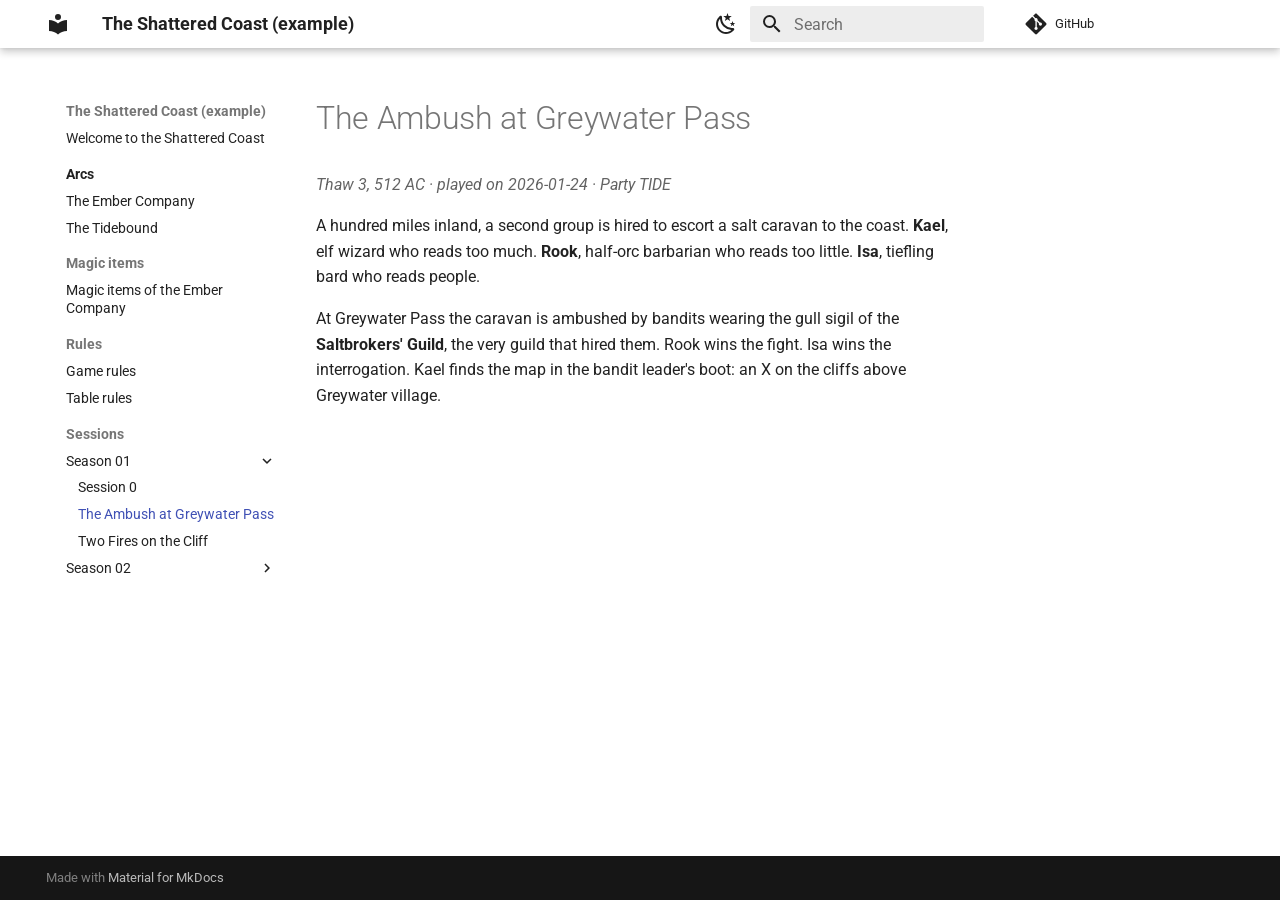
<file: sessions/season-01/s01-01/index.html>
<!doctype html>
<html lang="en" class="no-js">
  <head>
    
      <meta charset="utf-8">
      <meta name="viewport" content="width=device-width,initial-scale=1">
      
      
      
        <link rel="canonical" href="https://mbalasso.github.io/dnd-campaign-wiki/sessions/season-01/s01-01/">
      
      
        <link rel="prev" href="../s01-00/">
      
      
        <link rel="next" href="../s01-02/">
      
      
        
      
      
      <link rel="icon" href="../../../assets/images/favicon.png">
      <meta name="generator" content="mkdocs-1.6.1, mkdocs-material-9.7.7">
    
    
      
        <title>The Ambush at Greywater Pass - The Shattered Coast (example)</title>
      
    
    
      <link rel="stylesheet" href="../../../assets/stylesheets/main.ec1eaa64.min.css">
      
        
        <link rel="stylesheet" href="../../../assets/stylesheets/palette.ab4e12ef.min.css">
      
      


    
    
      
    
    
      
        
        
        <link rel="preconnect" href="https://fonts.gstatic.com" crossorigin>
        <link rel="stylesheet" href="https://fonts.googleapis.com/css?family=Roboto:300,300i,400,400i,700,700i%7CRoboto+Mono:400,400i,700,700i&display=fallback">
        <style>:root{--md-text-font:"Roboto";--md-code-font:"Roboto Mono"}</style>
      
    
    
      <link rel="stylesheet" href="../../../stylesheets/extra.css">
    
    <script>__md_scope=new URL("../../..",location),__md_hash=e=>[...e].reduce(((e,_)=>(e<<5)-e+_.charCodeAt(0)),0),__md_get=(e,_=localStorage,t=__md_scope)=>JSON.parse(_.getItem(t.pathname+"."+e)),__md_set=(e,_,t=localStorage,a=__md_scope)=>{try{t.setItem(a.pathname+"."+e,JSON.stringify(_))}catch(e){}}</script>
    
      

    
    
  </head>
  
  
    
    
      
    
    
    
    
    <body dir="ltr" data-md-color-scheme="default" data-md-color-primary="white" data-md-color-accent="indigo">
  
    
    <input class="md-toggle" data-md-toggle="drawer" type="checkbox" id="__drawer" autocomplete="off">
    <input class="md-toggle" data-md-toggle="search" type="checkbox" id="__search" autocomplete="off">
    <label class="md-overlay" for="__drawer"></label>
    <div data-md-component="skip">
      
        
        <a href="#the-ambush-at-greywater-pass" class="md-skip">
          Skip to content
        </a>
      
    </div>
    <div data-md-component="announce">
      
    </div>
    
    
      

  

<header class="md-header md-header--shadow" data-md-component="header">
  <nav class="md-header__inner md-grid" aria-label="Header">
    <a href="../../.." title="The Shattered Coast (example)" class="md-header__button md-logo" aria-label="The Shattered Coast (example)" data-md-component="logo">
      
  
  <svg xmlns="http://www.w3.org/2000/svg" viewBox="0 0 24 24"><path d="M12 8a3 3 0 0 0 3-3 3 3 0 0 0-3-3 3 3 0 0 0-3 3 3 3 0 0 0 3 3m0 3.54C9.64 9.35 6.5 8 3 8v11c3.5 0 6.64 1.35 9 3.54 2.36-2.19 5.5-3.54 9-3.54V8c-3.5 0-6.64 1.35-9 3.54"/></svg>

    </a>
    <label class="md-header__button md-icon" for="__drawer">
      
      <svg xmlns="http://www.w3.org/2000/svg" viewBox="0 0 24 24"><path d="M3 6h18v2H3zm0 5h18v2H3zm0 5h18v2H3z"/></svg>
    </label>
    <div class="md-header__title" data-md-component="header-title">
      <div class="md-header__ellipsis">
        <div class="md-header__topic">
          <span class="md-ellipsis">
            The Shattered Coast (example)
          </span>
        </div>
        <div class="md-header__topic" data-md-component="header-topic">
          <span class="md-ellipsis">
            
              The Ambush at Greywater Pass
            
          </span>
        </div>
      </div>
    </div>
    
      
        <form class="md-header__option" data-md-component="palette">
  
    
    
    
    <input class="md-option" data-md-color-media="" data-md-color-scheme="default" data-md-color-primary="white" data-md-color-accent="indigo"  aria-label="Dark theme"  type="radio" name="__palette" id="__palette_0">
    
      <label class="md-header__button md-icon" title="Dark theme" for="__palette_1" hidden>
        <svg xmlns="http://www.w3.org/2000/svg" viewBox="0 0 24 24"><path d="m17.75 4.09-2.53 1.94.91 3.06-2.63-1.81-2.63 1.81.91-3.06-2.53-1.94L12.44 4l1.06-3 1.06 3zm3.5 6.91-1.64 1.25.59 1.98-1.7-1.17-1.7 1.17.59-1.98L15.75 11l2.06-.05L18.5 9l.69 1.95zm-2.28 4.95c.83-.08 1.72 1.1 1.19 1.85-.32.45-.66.87-1.08 1.27C15.17 23 8.84 23 4.94 19.07c-3.91-3.9-3.91-10.24 0-14.14.4-.4.82-.76 1.27-1.08.75-.53 1.93.36 1.85 1.19-.27 2.86.69 5.83 2.89 8.02a9.96 9.96 0 0 0 8.02 2.89m-1.64 2.02a12.08 12.08 0 0 1-7.8-3.47c-2.17-2.19-3.33-5-3.49-7.82-2.81 3.14-2.7 7.96.31 10.98 3.02 3.01 7.84 3.12 10.98.31"/></svg>
      </label>
    
  
    
    
    
    <input class="md-option" data-md-color-media="" data-md-color-scheme="slate" data-md-color-primary="black" data-md-color-accent="indigo"  aria-label="Light theme"  type="radio" name="__palette" id="__palette_1">
    
      <label class="md-header__button md-icon" title="Light theme" for="__palette_0" hidden>
        <svg xmlns="http://www.w3.org/2000/svg" viewBox="0 0 24 24"><path d="M12 7a5 5 0 0 1 5 5 5 5 0 0 1-5 5 5 5 0 0 1-5-5 5 5 0 0 1 5-5m0 2a3 3 0 0 0-3 3 3 3 0 0 0 3 3 3 3 0 0 0 3-3 3 3 0 0 0-3-3m0-7 2.39 3.42C13.65 5.15 12.84 5 12 5s-1.65.15-2.39.42zM3.34 7l4.16-.35A7.2 7.2 0 0 0 5.94 8.5c-.44.74-.69 1.5-.83 2.29zm.02 10 1.76-3.77a7.131 7.131 0 0 0 2.38 4.14zM20.65 7l-1.77 3.79a7.02 7.02 0 0 0-2.38-4.15zm-.01 10-4.14.36c.59-.51 1.12-1.14 1.54-1.86.42-.73.69-1.5.83-2.29zM12 22l-2.41-3.44c.74.27 1.55.44 2.41.44.82 0 1.63-.17 2.37-.44z"/></svg>
      </label>
    
  
</form>
      
    
    
      <script>var palette=__md_get("__palette");if(palette&&palette.color){if("(prefers-color-scheme)"===palette.color.media){var media=matchMedia("(prefers-color-scheme: light)"),input=document.querySelector(media.matches?"[data-md-color-media='(prefers-color-scheme: light)']":"[data-md-color-media='(prefers-color-scheme: dark)']");palette.color.media=input.getAttribute("data-md-color-media"),palette.color.scheme=input.getAttribute("data-md-color-scheme"),palette.color.primary=input.getAttribute("data-md-color-primary"),palette.color.accent=input.getAttribute("data-md-color-accent")}for(var[key,value]of Object.entries(palette.color))document.body.setAttribute("data-md-color-"+key,value)}</script>
    
    
    
      
      
        <label class="md-header__button md-icon" for="__search">
          
          <svg xmlns="http://www.w3.org/2000/svg" viewBox="0 0 24 24"><path d="M9.5 3A6.5 6.5 0 0 1 16 9.5c0 1.61-.59 3.09-1.56 4.23l.27.27h.79l5 5-1.5 1.5-5-5v-.79l-.27-.27A6.52 6.52 0 0 1 9.5 16 6.5 6.5 0 0 1 3 9.5 6.5 6.5 0 0 1 9.5 3m0 2C7 5 5 7 5 9.5S7 14 9.5 14 14 12 14 9.5 12 5 9.5 5"/></svg>
        </label>
        <div class="md-search" data-md-component="search" role="dialog">
  <label class="md-search__overlay" for="__search"></label>
  <div class="md-search__inner" role="search">
    <form class="md-search__form" name="search">
      <input type="text" class="md-search__input" name="query" aria-label="Search" placeholder="Search" autocapitalize="off" autocorrect="off" autocomplete="off" spellcheck="false" data-md-component="search-query" required>
      <label class="md-search__icon md-icon" for="__search">
        
        <svg xmlns="http://www.w3.org/2000/svg" viewBox="0 0 24 24"><path d="M9.5 3A6.5 6.5 0 0 1 16 9.5c0 1.61-.59 3.09-1.56 4.23l.27.27h.79l5 5-1.5 1.5-5-5v-.79l-.27-.27A6.52 6.52 0 0 1 9.5 16 6.5 6.5 0 0 1 3 9.5 6.5 6.5 0 0 1 9.5 3m0 2C7 5 5 7 5 9.5S7 14 9.5 14 14 12 14 9.5 12 5 9.5 5"/></svg>
        
        <svg xmlns="http://www.w3.org/2000/svg" viewBox="0 0 24 24"><path d="M20 11v2H8l5.5 5.5-1.42 1.42L4.16 12l7.92-7.92L13.5 5.5 8 11z"/></svg>
      </label>
      <nav class="md-search__options" aria-label="Search">
        
        <button type="reset" class="md-search__icon md-icon" title="Clear" aria-label="Clear" tabindex="-1">
          
          <svg xmlns="http://www.w3.org/2000/svg" viewBox="0 0 24 24"><path d="M19 6.41 17.59 5 12 10.59 6.41 5 5 6.41 10.59 12 5 17.59 6.41 19 12 13.41 17.59 19 19 17.59 13.41 12z"/></svg>
        </button>
      </nav>
      
        <div class="md-search__suggest" data-md-component="search-suggest"></div>
      
    </form>
    <div class="md-search__output">
      <div class="md-search__scrollwrap" tabindex="0" data-md-scrollfix>
        <div class="md-search-result" data-md-component="search-result">
          <div class="md-search-result__meta">
            Initializing search
          </div>
          <ol class="md-search-result__list" role="presentation"></ol>
        </div>
      </div>
    </div>
  </div>
</div>
      
    
    
      <div class="md-header__source">
        <a href="https://github.com/mbalasso/dnd-campaign-wiki" title="Go to repository" class="md-source" data-md-component="source">
  <div class="md-source__icon md-icon">
    
    <svg xmlns="http://www.w3.org/2000/svg" viewBox="0 0 448 512"><!--! Font Awesome Free 7.1.0 by @fontawesome - https://fontawesome.com License - https://fontawesome.com/license/free (Icons: CC BY 4.0, Fonts: SIL OFL 1.1, Code: MIT License) Copyright 2025 Fonticons, Inc.--><path d="M439.6 236.1 244 40.5c-5.4-5.5-12.8-8.5-20.4-8.5s-15 3-20.4 8.4L162.5 81l51.5 51.5c27.1-9.1 52.7 16.8 43.4 43.7l49.7 49.7c34.2-11.8 61.2 31 35.5 56.7-26.5 26.5-70.2-2.9-56-37.3L240.3 199v121.9c25.3 12.5 22.3 41.8 9.1 55-6.4 6.4-15.2 10.1-24.3 10.1s-17.8-3.6-24.3-10.1c-17.6-17.6-11.1-46.9 11.2-56v-123c-20.8-8.5-24.6-30.7-18.6-45L142.6 101 8.5 235.1C3 240.6 0 247.9 0 255.5s3 15 8.5 20.4l195.6 195.7c5.4 5.4 12.7 8.4 20.4 8.4s15-3 20.4-8.4l194.7-194.7c5.4-5.4 8.4-12.8 8.4-20.4s-3-15-8.4-20.4"/></svg>
  </div>
  <div class="md-source__repository">
    GitHub
  </div>
</a>
      </div>
    
  </nav>
  
</header>
    
    <div class="md-container" data-md-component="container">
      
      
        
          
        
      
      <main class="md-main" data-md-component="main">
        <div class="md-main__inner md-grid">
          
            
              
              <div class="md-sidebar md-sidebar--primary" data-md-component="sidebar" data-md-type="navigation" >
                <div class="md-sidebar__scrollwrap">
                  <div class="md-sidebar__inner">
                    



<nav class="md-nav md-nav--primary" aria-label="Navigation" data-md-level="0">
  <label class="md-nav__title" for="__drawer">
    <a href="../../.." title="The Shattered Coast (example)" class="md-nav__button md-logo" aria-label="The Shattered Coast (example)" data-md-component="logo">
      
  
  <svg xmlns="http://www.w3.org/2000/svg" viewBox="0 0 24 24"><path d="M12 8a3 3 0 0 0 3-3 3 3 0 0 0-3-3 3 3 0 0 0-3 3 3 3 0 0 0 3 3m0 3.54C9.64 9.35 6.5 8 3 8v11c3.5 0 6.64 1.35 9 3.54 2.36-2.19 5.5-3.54 9-3.54V8c-3.5 0-6.64 1.35-9 3.54"/></svg>

    </a>
    The Shattered Coast (example)
  </label>
  
    <div class="md-nav__source">
      <a href="https://github.com/mbalasso/dnd-campaign-wiki" title="Go to repository" class="md-source" data-md-component="source">
  <div class="md-source__icon md-icon">
    
    <svg xmlns="http://www.w3.org/2000/svg" viewBox="0 0 448 512"><!--! Font Awesome Free 7.1.0 by @fontawesome - https://fontawesome.com License - https://fontawesome.com/license/free (Icons: CC BY 4.0, Fonts: SIL OFL 1.1, Code: MIT License) Copyright 2025 Fonticons, Inc.--><path d="M439.6 236.1 244 40.5c-5.4-5.5-12.8-8.5-20.4-8.5s-15 3-20.4 8.4L162.5 81l51.5 51.5c27.1-9.1 52.7 16.8 43.4 43.7l49.7 49.7c34.2-11.8 61.2 31 35.5 56.7-26.5 26.5-70.2-2.9-56-37.3L240.3 199v121.9c25.3 12.5 22.3 41.8 9.1 55-6.4 6.4-15.2 10.1-24.3 10.1s-17.8-3.6-24.3-10.1c-17.6-17.6-11.1-46.9 11.2-56v-123c-20.8-8.5-24.6-30.7-18.6-45L142.6 101 8.5 235.1C3 240.6 0 247.9 0 255.5s3 15 8.5 20.4l195.6 195.7c5.4 5.4 12.7 8.4 20.4 8.4s15-3 20.4-8.4l194.7-194.7c5.4-5.4 8.4-12.8 8.4-20.4s-3-15-8.4-20.4"/></svg>
  </div>
  <div class="md-source__repository">
    GitHub
  </div>
</a>
    </div>
  
  <ul class="md-nav__list" data-md-scrollfix>
    
      
      
  
  
  
  
    <li class="md-nav__item">
      <a href="../../.." class="md-nav__link">
        
  
  
  <span class="md-ellipsis">
    
  
    Welcome to the Shattered Coast
  

    
  </span>
  
  

      </a>
    </li>
  

    
      
      
  
  
  
  
    
    
      
        
          
        
      
        
      
        
      
    
    
    
      
        
        
      
    
    
    <li class="md-nav__item md-nav__item--section md-nav__item--nested">
      
        
        
        <input class="md-nav__toggle md-toggle " type="checkbox" id="__nav_2" >
        
          
          <div class="md-nav__link md-nav__container">
            <a href="../../../arcs/" class="md-nav__link ">
              
  
  
  <span class="md-ellipsis">
    
  
    Arcs
  

    
  </span>
  
  

            </a>
            
              
              <label class="md-nav__link " for="__nav_2" id="__nav_2_label" tabindex="">
                <span class="md-nav__icon md-icon"></span>
              </label>
            
          </div>
        
        <nav class="md-nav" data-md-level="1" aria-labelledby="__nav_2_label" aria-expanded="false">
          <label class="md-nav__title" for="__nav_2">
            <span class="md-nav__icon md-icon"></span>
            
  
    Arcs
  

          </label>
          <ul class="md-nav__list" data-md-scrollfix>
            
              
            
              
                
  
  
  
  
    <li class="md-nav__item">
      <a href="../../../arcs/ember/" class="md-nav__link">
        
  
  
  <span class="md-ellipsis">
    
  
    The Ember Company
  

    
  </span>
  
  

      </a>
    </li>
  

              
            
              
                
  
  
  
  
    <li class="md-nav__item">
      <a href="../../../arcs/tide/" class="md-nav__link">
        
  
  
  <span class="md-ellipsis">
    
  
    The Tidebound
  

    
  </span>
  
  

      </a>
    </li>
  

              
            
          </ul>
        </nav>
      
    </li>
  

    
      
      
  
  
  
  
    
    
      
        
      
    
    
    
      
        
        
      
    
    
    <li class="md-nav__item md-nav__item--section md-nav__item--nested">
      
        
        
        <input class="md-nav__toggle md-toggle " type="checkbox" id="__nav_3" >
        
          
          <label class="md-nav__link" for="__nav_3" id="__nav_3_label" tabindex="">
            
  
  
  <span class="md-ellipsis">
    
  
    Magic items
  

    
  </span>
  
  

            <span class="md-nav__icon md-icon"></span>
          </label>
        
        <nav class="md-nav" data-md-level="1" aria-labelledby="__nav_3_label" aria-expanded="false">
          <label class="md-nav__title" for="__nav_3">
            <span class="md-nav__icon md-icon"></span>
            
  
    Magic items
  

          </label>
          <ul class="md-nav__list" data-md-scrollfix>
            
              
                
  
  
  
  
    <li class="md-nav__item">
      <a href="../../../magic-items/ember/" class="md-nav__link">
        
  
  
  <span class="md-ellipsis">
    
  
    Magic items of the Ember Company
  

    
  </span>
  
  

      </a>
    </li>
  

              
            
          </ul>
        </nav>
      
    </li>
  

    
      
      
  
  
  
  
    
    
      
        
      
        
      
    
    
    
      
        
        
      
    
    
    <li class="md-nav__item md-nav__item--section md-nav__item--nested">
      
        
        
        <input class="md-nav__toggle md-toggle " type="checkbox" id="__nav_4" >
        
          
          <label class="md-nav__link" for="__nav_4" id="__nav_4_label" tabindex="">
            
  
  
  <span class="md-ellipsis">
    
  
    Rules
  

    
  </span>
  
  

            <span class="md-nav__icon md-icon"></span>
          </label>
        
        <nav class="md-nav" data-md-level="1" aria-labelledby="__nav_4_label" aria-expanded="false">
          <label class="md-nav__title" for="__nav_4">
            <span class="md-nav__icon md-icon"></span>
            
  
    Rules
  

          </label>
          <ul class="md-nav__list" data-md-scrollfix>
            
              
                
  
  
  
  
    <li class="md-nav__item">
      <a href="../../../rules/game-rules/" class="md-nav__link">
        
  
  
  <span class="md-ellipsis">
    
  
    Game rules
  

    
  </span>
  
  

      </a>
    </li>
  

              
            
              
                
  
  
  
  
    <li class="md-nav__item">
      <a href="../../../rules/table-rules/" class="md-nav__link">
        
  
  
  <span class="md-ellipsis">
    
  
    Table rules
  

    
  </span>
  
  

      </a>
    </li>
  

              
            
          </ul>
        </nav>
      
    </li>
  

    
      
      
  
  
    
  
  
  
    
    
      
        
      
        
      
    
    
    
      
        
        
      
    
    
    <li class="md-nav__item md-nav__item--active md-nav__item--section md-nav__item--nested">
      
        
        
        <input class="md-nav__toggle md-toggle " type="checkbox" id="__nav_5" checked>
        
          
          <label class="md-nav__link" for="__nav_5" id="__nav_5_label" tabindex="">
            
  
  
  <span class="md-ellipsis">
    
  
    Sessions
  

    
  </span>
  
  

            <span class="md-nav__icon md-icon"></span>
          </label>
        
        <nav class="md-nav" data-md-level="1" aria-labelledby="__nav_5_label" aria-expanded="true">
          <label class="md-nav__title" for="__nav_5">
            <span class="md-nav__icon md-icon"></span>
            
  
    Sessions
  

          </label>
          <ul class="md-nav__list" data-md-scrollfix>
            
              
                
  
  
    
  
  
  
    
    
      
        
          
        
      
        
      
        
      
        
      
    
    
    
      
    
    
    <li class="md-nav__item md-nav__item--active md-nav__item--nested">
      
        
        
        <input class="md-nav__toggle md-toggle " type="checkbox" id="__nav_5_1" checked>
        
          
          <div class="md-nav__link md-nav__container">
            <a href="../" class="md-nav__link ">
              
  
  
  <span class="md-ellipsis">
    
  
    Season 01
  

    
  </span>
  
  

            </a>
            
              
              <label class="md-nav__link " for="__nav_5_1" id="__nav_5_1_label" tabindex="0">
                <span class="md-nav__icon md-icon"></span>
              </label>
            
          </div>
        
        <nav class="md-nav" data-md-level="2" aria-labelledby="__nav_5_1_label" aria-expanded="true">
          <label class="md-nav__title" for="__nav_5_1">
            <span class="md-nav__icon md-icon"></span>
            
  
    Season 01
  

          </label>
          <ul class="md-nav__list" data-md-scrollfix>
            
              
            
              
                
  
  
  
  
    <li class="md-nav__item">
      <a href="../s01-00/" class="md-nav__link">
        
  
  
  <span class="md-ellipsis">
    
  
    Session 0
  

    
  </span>
  
  

      </a>
    </li>
  

              
            
              
                
  
  
    
  
  
  
    <li class="md-nav__item md-nav__item--active">
      
      <input class="md-nav__toggle md-toggle" type="checkbox" id="__toc">
      
      
        
      
      
      <a href="./" class="md-nav__link md-nav__link--active">
        
  
  
  <span class="md-ellipsis">
    
  
    The Ambush at Greywater Pass
  

    
  </span>
  
  

      </a>
      
    </li>
  

              
            
              
                
  
  
  
  
    <li class="md-nav__item">
      <a href="../s01-02/" class="md-nav__link">
        
  
  
  <span class="md-ellipsis">
    
  
    Two Fires on the Cliff
  

    
  </span>
  
  

      </a>
    </li>
  

              
            
          </ul>
        </nav>
      
    </li>
  

              
            
              
                
  
  
  
  
    
    
      
        
          
        
      
        
      
    
    
    
      
    
    
    <li class="md-nav__item md-nav__item--nested">
      
        
        
        <input class="md-nav__toggle md-toggle " type="checkbox" id="__nav_5_2" >
        
          
          <div class="md-nav__link md-nav__container">
            <a href="../../season-02/" class="md-nav__link ">
              
  
  
  <span class="md-ellipsis">
    
  
    Season 02
  

    
  </span>
  
  

            </a>
            
              
              <label class="md-nav__link " for="__nav_5_2" id="__nav_5_2_label" tabindex="0">
                <span class="md-nav__icon md-icon"></span>
              </label>
            
          </div>
        
        <nav class="md-nav" data-md-level="2" aria-labelledby="__nav_5_2_label" aria-expanded="false">
          <label class="md-nav__title" for="__nav_5_2">
            <span class="md-nav__icon md-icon"></span>
            
  
    Season 02
  

          </label>
          <ul class="md-nav__list" data-md-scrollfix>
            
              
            
              
                
  
  
  
  
    <li class="md-nav__item">
      <a href="../../season-02/s02-00/" class="md-nav__link">
        
  
  
  <span class="md-ellipsis">
    
  
    The Saltbrokers' Ledger
  

    
  </span>
  
  

      </a>
    </li>
  

              
            
          </ul>
        </nav>
      
    </li>
  

              
            
          </ul>
        </nav>
      
    </li>
  

    
  </ul>
</nav>
                  </div>
                </div>
              </div>
            
            
              
              <div class="md-sidebar md-sidebar--secondary" data-md-component="sidebar" data-md-type="toc" >
                <div class="md-sidebar__scrollwrap">
                  <div class="md-sidebar__inner">
                    

<nav class="md-nav md-nav--secondary" aria-label="Table of contents">
  
  
  
    
  
  
</nav>
                  </div>
                </div>
              </div>
            
          
          
            <div class="md-content" data-md-component="content">
              
              <article class="md-content__inner md-typeset">
                
                  


  
  


<h1 id="the-ambush-at-greywater-pass">The Ambush at Greywater Pass<a class="headerlink" href="#the-ambush-at-greywater-pass" title="Permanent link">&para;</a></h1>
<p class="session-date">Thaw 3, 512 AC · played on 2026-01-24 · Party TIDE</p>

<p>A hundred miles inland, a second group is hired to escort a salt caravan to the coast. <strong>Kael</strong>, elf wizard who reads too much. <strong>Rook</strong>, half-orc barbarian who reads too little. <strong>Isa</strong>, tiefling bard who reads people.</p>
<p>At Greywater Pass the caravan is ambushed by bandits wearing the gull sigil of the <strong>Saltbrokers' Guild</strong>, the very guild that hired them. Rook wins the fight. Isa wins the interrogation. Kael finds the map in the bandit leader's boot: an X on the cliffs above Greywater village.</p>







  
  






                
              </article>
            </div>
          
          
<script>var target=document.getElementById(location.hash.slice(1));target&&target.name&&(target.checked=target.name.startsWith("__tabbed_"))</script>
        </div>
        
          <button type="button" class="md-top md-icon" data-md-component="top" hidden>
  
  <svg xmlns="http://www.w3.org/2000/svg" viewBox="0 0 24 24"><path d="M13 20h-2V8l-5.5 5.5-1.42-1.42L12 4.16l7.92 7.92-1.42 1.42L13 8z"/></svg>
  Back to top
</button>
        
      </main>
      
        <footer class="md-footer">
  
  <div class="md-footer-meta md-typeset">
    <div class="md-footer-meta__inner md-grid">
      <div class="md-copyright">
  
  
    Made with
    <a href="https://squidfunk.github.io/mkdocs-material/" target="_blank" rel="noopener">
      Material for MkDocs
    </a>
  
</div>
      
    </div>
  </div>
</footer>
      
    </div>
    <div class="md-dialog" data-md-component="dialog">
      <div class="md-dialog__inner md-typeset"></div>
    </div>
    
    
    
      
      
      <script id="__config" type="application/json">{"annotate": null, "base": "../../..", "features": ["navigation.sections", "navigation.top", "navigation.indexes", "search.suggest", "content.code.copy"], "search": "../../../assets/javascripts/workers/search.2c215733.min.js", "tags": null, "translations": {"clipboard.copied": "Copied to clipboard", "clipboard.copy": "Copy to clipboard", "search.result.more.one": "1 more on this page", "search.result.more.other": "# more on this page", "search.result.none": "No matching documents", "search.result.one": "1 matching document", "search.result.other": "# matching documents", "search.result.placeholder": "Type to start searching", "search.result.term.missing": "Missing", "select.version": "Select version"}, "version": null}</script>
    
    
      <script src="../../../assets/javascripts/bundle.d7400e89.min.js"></script>
      
    
  </body>
</html>
</file>
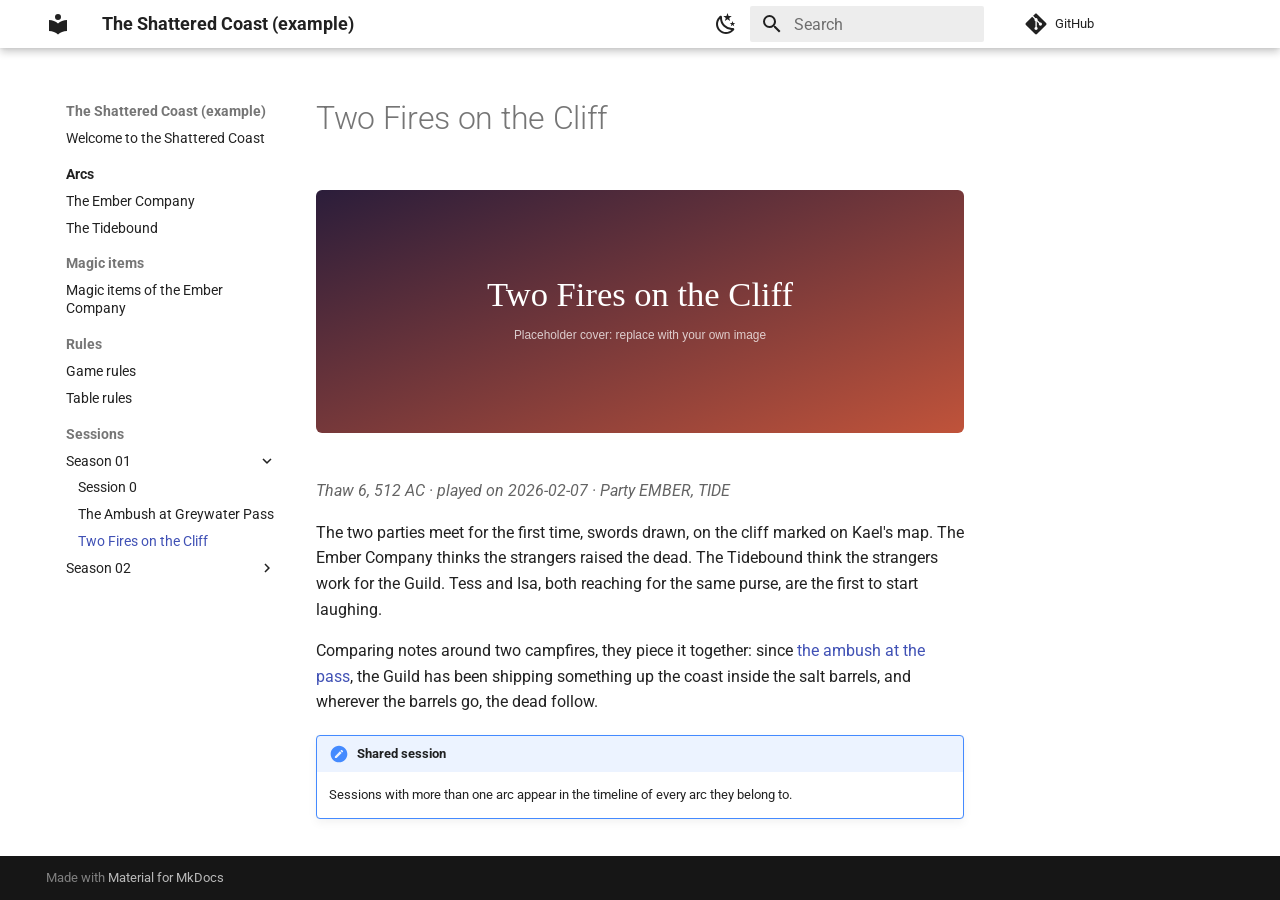
<file: sessions/season-01/s01-02/index.html>
<!doctype html>
<html lang="en" class="no-js">
  <head>
    
      <meta charset="utf-8">
      <meta name="viewport" content="width=device-width,initial-scale=1">
      
      
      
        <link rel="canonical" href="https://mbalasso.github.io/dnd-campaign-wiki/sessions/season-01/s01-02/">
      
      
        <link rel="prev" href="../s01-01/">
      
      
        <link rel="next" href="../../season-02/">
      
      
        
      
      
      <link rel="icon" href="../../../assets/images/favicon.png">
      <meta name="generator" content="mkdocs-1.6.1, mkdocs-material-9.7.7">
    
    
      
        <title>Two Fires on the Cliff - The Shattered Coast (example)</title>
      
    
    
      <link rel="stylesheet" href="../../../assets/stylesheets/main.ec1eaa64.min.css">
      
        
        <link rel="stylesheet" href="../../../assets/stylesheets/palette.ab4e12ef.min.css">
      
      


    
    
      
    
    
      
        
        
        <link rel="preconnect" href="https://fonts.gstatic.com" crossorigin>
        <link rel="stylesheet" href="https://fonts.googleapis.com/css?family=Roboto:300,300i,400,400i,700,700i%7CRoboto+Mono:400,400i,700,700i&display=fallback">
        <style>:root{--md-text-font:"Roboto";--md-code-font:"Roboto Mono"}</style>
      
    
    
      <link rel="stylesheet" href="../../../stylesheets/extra.css">
    
    <script>__md_scope=new URL("../../..",location),__md_hash=e=>[...e].reduce(((e,_)=>(e<<5)-e+_.charCodeAt(0)),0),__md_get=(e,_=localStorage,t=__md_scope)=>JSON.parse(_.getItem(t.pathname+"."+e)),__md_set=(e,_,t=localStorage,a=__md_scope)=>{try{t.setItem(a.pathname+"."+e,JSON.stringify(_))}catch(e){}}</script>
    
      

    
    
  </head>
  
  
    
    
      
    
    
    
    
    <body dir="ltr" data-md-color-scheme="default" data-md-color-primary="white" data-md-color-accent="indigo">
  
    
    <input class="md-toggle" data-md-toggle="drawer" type="checkbox" id="__drawer" autocomplete="off">
    <input class="md-toggle" data-md-toggle="search" type="checkbox" id="__search" autocomplete="off">
    <label class="md-overlay" for="__drawer"></label>
    <div data-md-component="skip">
      
        
        <a href="#two-fires-on-the-cliff" class="md-skip">
          Skip to content
        </a>
      
    </div>
    <div data-md-component="announce">
      
    </div>
    
    
      

  

<header class="md-header md-header--shadow" data-md-component="header">
  <nav class="md-header__inner md-grid" aria-label="Header">
    <a href="../../.." title="The Shattered Coast (example)" class="md-header__button md-logo" aria-label="The Shattered Coast (example)" data-md-component="logo">
      
  
  <svg xmlns="http://www.w3.org/2000/svg" viewBox="0 0 24 24"><path d="M12 8a3 3 0 0 0 3-3 3 3 0 0 0-3-3 3 3 0 0 0-3 3 3 3 0 0 0 3 3m0 3.54C9.64 9.35 6.5 8 3 8v11c3.5 0 6.64 1.35 9 3.54 2.36-2.19 5.5-3.54 9-3.54V8c-3.5 0-6.64 1.35-9 3.54"/></svg>

    </a>
    <label class="md-header__button md-icon" for="__drawer">
      
      <svg xmlns="http://www.w3.org/2000/svg" viewBox="0 0 24 24"><path d="M3 6h18v2H3zm0 5h18v2H3zm0 5h18v2H3z"/></svg>
    </label>
    <div class="md-header__title" data-md-component="header-title">
      <div class="md-header__ellipsis">
        <div class="md-header__topic">
          <span class="md-ellipsis">
            The Shattered Coast (example)
          </span>
        </div>
        <div class="md-header__topic" data-md-component="header-topic">
          <span class="md-ellipsis">
            
              Two Fires on the Cliff
            
          </span>
        </div>
      </div>
    </div>
    
      
        <form class="md-header__option" data-md-component="palette">
  
    
    
    
    <input class="md-option" data-md-color-media="" data-md-color-scheme="default" data-md-color-primary="white" data-md-color-accent="indigo"  aria-label="Dark theme"  type="radio" name="__palette" id="__palette_0">
    
      <label class="md-header__button md-icon" title="Dark theme" for="__palette_1" hidden>
        <svg xmlns="http://www.w3.org/2000/svg" viewBox="0 0 24 24"><path d="m17.75 4.09-2.53 1.94.91 3.06-2.63-1.81-2.63 1.81.91-3.06-2.53-1.94L12.44 4l1.06-3 1.06 3zm3.5 6.91-1.64 1.25.59 1.98-1.7-1.17-1.7 1.17.59-1.98L15.75 11l2.06-.05L18.5 9l.69 1.95zm-2.28 4.95c.83-.08 1.72 1.1 1.19 1.85-.32.45-.66.87-1.08 1.27C15.17 23 8.84 23 4.94 19.07c-3.91-3.9-3.91-10.24 0-14.14.4-.4.82-.76 1.27-1.08.75-.53 1.93.36 1.85 1.19-.27 2.86.69 5.83 2.89 8.02a9.96 9.96 0 0 0 8.02 2.89m-1.64 2.02a12.08 12.08 0 0 1-7.8-3.47c-2.17-2.19-3.33-5-3.49-7.82-2.81 3.14-2.7 7.96.31 10.98 3.02 3.01 7.84 3.12 10.98.31"/></svg>
      </label>
    
  
    
    
    
    <input class="md-option" data-md-color-media="" data-md-color-scheme="slate" data-md-color-primary="black" data-md-color-accent="indigo"  aria-label="Light theme"  type="radio" name="__palette" id="__palette_1">
    
      <label class="md-header__button md-icon" title="Light theme" for="__palette_0" hidden>
        <svg xmlns="http://www.w3.org/2000/svg" viewBox="0 0 24 24"><path d="M12 7a5 5 0 0 1 5 5 5 5 0 0 1-5 5 5 5 0 0 1-5-5 5 5 0 0 1 5-5m0 2a3 3 0 0 0-3 3 3 3 0 0 0 3 3 3 3 0 0 0 3-3 3 3 0 0 0-3-3m0-7 2.39 3.42C13.65 5.15 12.84 5 12 5s-1.65.15-2.39.42zM3.34 7l4.16-.35A7.2 7.2 0 0 0 5.94 8.5c-.44.74-.69 1.5-.83 2.29zm.02 10 1.76-3.77a7.131 7.131 0 0 0 2.38 4.14zM20.65 7l-1.77 3.79a7.02 7.02 0 0 0-2.38-4.15zm-.01 10-4.14.36c.59-.51 1.12-1.14 1.54-1.86.42-.73.69-1.5.83-2.29zM12 22l-2.41-3.44c.74.27 1.55.44 2.41.44.82 0 1.63-.17 2.37-.44z"/></svg>
      </label>
    
  
</form>
      
    
    
      <script>var palette=__md_get("__palette");if(palette&&palette.color){if("(prefers-color-scheme)"===palette.color.media){var media=matchMedia("(prefers-color-scheme: light)"),input=document.querySelector(media.matches?"[data-md-color-media='(prefers-color-scheme: light)']":"[data-md-color-media='(prefers-color-scheme: dark)']");palette.color.media=input.getAttribute("data-md-color-media"),palette.color.scheme=input.getAttribute("data-md-color-scheme"),palette.color.primary=input.getAttribute("data-md-color-primary"),palette.color.accent=input.getAttribute("data-md-color-accent")}for(var[key,value]of Object.entries(palette.color))document.body.setAttribute("data-md-color-"+key,value)}</script>
    
    
    
      
      
        <label class="md-header__button md-icon" for="__search">
          
          <svg xmlns="http://www.w3.org/2000/svg" viewBox="0 0 24 24"><path d="M9.5 3A6.5 6.5 0 0 1 16 9.5c0 1.61-.59 3.09-1.56 4.23l.27.27h.79l5 5-1.5 1.5-5-5v-.79l-.27-.27A6.52 6.52 0 0 1 9.5 16 6.5 6.5 0 0 1 3 9.5 6.5 6.5 0 0 1 9.5 3m0 2C7 5 5 7 5 9.5S7 14 9.5 14 14 12 14 9.5 12 5 9.5 5"/></svg>
        </label>
        <div class="md-search" data-md-component="search" role="dialog">
  <label class="md-search__overlay" for="__search"></label>
  <div class="md-search__inner" role="search">
    <form class="md-search__form" name="search">
      <input type="text" class="md-search__input" name="query" aria-label="Search" placeholder="Search" autocapitalize="off" autocorrect="off" autocomplete="off" spellcheck="false" data-md-component="search-query" required>
      <label class="md-search__icon md-icon" for="__search">
        
        <svg xmlns="http://www.w3.org/2000/svg" viewBox="0 0 24 24"><path d="M9.5 3A6.5 6.5 0 0 1 16 9.5c0 1.61-.59 3.09-1.56 4.23l.27.27h.79l5 5-1.5 1.5-5-5v-.79l-.27-.27A6.52 6.52 0 0 1 9.5 16 6.5 6.5 0 0 1 3 9.5 6.5 6.5 0 0 1 9.5 3m0 2C7 5 5 7 5 9.5S7 14 9.5 14 14 12 14 9.5 12 5 9.5 5"/></svg>
        
        <svg xmlns="http://www.w3.org/2000/svg" viewBox="0 0 24 24"><path d="M20 11v2H8l5.5 5.5-1.42 1.42L4.16 12l7.92-7.92L13.5 5.5 8 11z"/></svg>
      </label>
      <nav class="md-search__options" aria-label="Search">
        
        <button type="reset" class="md-search__icon md-icon" title="Clear" aria-label="Clear" tabindex="-1">
          
          <svg xmlns="http://www.w3.org/2000/svg" viewBox="0 0 24 24"><path d="M19 6.41 17.59 5 12 10.59 6.41 5 5 6.41 10.59 12 5 17.59 6.41 19 12 13.41 17.59 19 19 17.59 13.41 12z"/></svg>
        </button>
      </nav>
      
        <div class="md-search__suggest" data-md-component="search-suggest"></div>
      
    </form>
    <div class="md-search__output">
      <div class="md-search__scrollwrap" tabindex="0" data-md-scrollfix>
        <div class="md-search-result" data-md-component="search-result">
          <div class="md-search-result__meta">
            Initializing search
          </div>
          <ol class="md-search-result__list" role="presentation"></ol>
        </div>
      </div>
    </div>
  </div>
</div>
      
    
    
      <div class="md-header__source">
        <a href="https://github.com/mbalasso/dnd-campaign-wiki" title="Go to repository" class="md-source" data-md-component="source">
  <div class="md-source__icon md-icon">
    
    <svg xmlns="http://www.w3.org/2000/svg" viewBox="0 0 448 512"><!--! Font Awesome Free 7.1.0 by @fontawesome - https://fontawesome.com License - https://fontawesome.com/license/free (Icons: CC BY 4.0, Fonts: SIL OFL 1.1, Code: MIT License) Copyright 2025 Fonticons, Inc.--><path d="M439.6 236.1 244 40.5c-5.4-5.5-12.8-8.5-20.4-8.5s-15 3-20.4 8.4L162.5 81l51.5 51.5c27.1-9.1 52.7 16.8 43.4 43.7l49.7 49.7c34.2-11.8 61.2 31 35.5 56.7-26.5 26.5-70.2-2.9-56-37.3L240.3 199v121.9c25.3 12.5 22.3 41.8 9.1 55-6.4 6.4-15.2 10.1-24.3 10.1s-17.8-3.6-24.3-10.1c-17.6-17.6-11.1-46.9 11.2-56v-123c-20.8-8.5-24.6-30.7-18.6-45L142.6 101 8.5 235.1C3 240.6 0 247.9 0 255.5s3 15 8.5 20.4l195.6 195.7c5.4 5.4 12.7 8.4 20.4 8.4s15-3 20.4-8.4l194.7-194.7c5.4-5.4 8.4-12.8 8.4-20.4s-3-15-8.4-20.4"/></svg>
  </div>
  <div class="md-source__repository">
    GitHub
  </div>
</a>
      </div>
    
  </nav>
  
</header>
    
    <div class="md-container" data-md-component="container">
      
      
        
          
        
      
      <main class="md-main" data-md-component="main">
        <div class="md-main__inner md-grid">
          
            
              
              <div class="md-sidebar md-sidebar--primary" data-md-component="sidebar" data-md-type="navigation" >
                <div class="md-sidebar__scrollwrap">
                  <div class="md-sidebar__inner">
                    



<nav class="md-nav md-nav--primary" aria-label="Navigation" data-md-level="0">
  <label class="md-nav__title" for="__drawer">
    <a href="../../.." title="The Shattered Coast (example)" class="md-nav__button md-logo" aria-label="The Shattered Coast (example)" data-md-component="logo">
      
  
  <svg xmlns="http://www.w3.org/2000/svg" viewBox="0 0 24 24"><path d="M12 8a3 3 0 0 0 3-3 3 3 0 0 0-3-3 3 3 0 0 0-3 3 3 3 0 0 0 3 3m0 3.54C9.64 9.35 6.5 8 3 8v11c3.5 0 6.64 1.35 9 3.54 2.36-2.19 5.5-3.54 9-3.54V8c-3.5 0-6.64 1.35-9 3.54"/></svg>

    </a>
    The Shattered Coast (example)
  </label>
  
    <div class="md-nav__source">
      <a href="https://github.com/mbalasso/dnd-campaign-wiki" title="Go to repository" class="md-source" data-md-component="source">
  <div class="md-source__icon md-icon">
    
    <svg xmlns="http://www.w3.org/2000/svg" viewBox="0 0 448 512"><!--! Font Awesome Free 7.1.0 by @fontawesome - https://fontawesome.com License - https://fontawesome.com/license/free (Icons: CC BY 4.0, Fonts: SIL OFL 1.1, Code: MIT License) Copyright 2025 Fonticons, Inc.--><path d="M439.6 236.1 244 40.5c-5.4-5.5-12.8-8.5-20.4-8.5s-15 3-20.4 8.4L162.5 81l51.5 51.5c27.1-9.1 52.7 16.8 43.4 43.7l49.7 49.7c34.2-11.8 61.2 31 35.5 56.7-26.5 26.5-70.2-2.9-56-37.3L240.3 199v121.9c25.3 12.5 22.3 41.8 9.1 55-6.4 6.4-15.2 10.1-24.3 10.1s-17.8-3.6-24.3-10.1c-17.6-17.6-11.1-46.9 11.2-56v-123c-20.8-8.5-24.6-30.7-18.6-45L142.6 101 8.5 235.1C3 240.6 0 247.9 0 255.5s3 15 8.5 20.4l195.6 195.7c5.4 5.4 12.7 8.4 20.4 8.4s15-3 20.4-8.4l194.7-194.7c5.4-5.4 8.4-12.8 8.4-20.4s-3-15-8.4-20.4"/></svg>
  </div>
  <div class="md-source__repository">
    GitHub
  </div>
</a>
    </div>
  
  <ul class="md-nav__list" data-md-scrollfix>
    
      
      
  
  
  
  
    <li class="md-nav__item">
      <a href="../../.." class="md-nav__link">
        
  
  
  <span class="md-ellipsis">
    
  
    Welcome to the Shattered Coast
  

    
  </span>
  
  

      </a>
    </li>
  

    
      
      
  
  
  
  
    
    
      
        
          
        
      
        
      
        
      
    
    
    
      
        
        
      
    
    
    <li class="md-nav__item md-nav__item--section md-nav__item--nested">
      
        
        
        <input class="md-nav__toggle md-toggle " type="checkbox" id="__nav_2" >
        
          
          <div class="md-nav__link md-nav__container">
            <a href="../../../arcs/" class="md-nav__link ">
              
  
  
  <span class="md-ellipsis">
    
  
    Arcs
  

    
  </span>
  
  

            </a>
            
              
              <label class="md-nav__link " for="__nav_2" id="__nav_2_label" tabindex="">
                <span class="md-nav__icon md-icon"></span>
              </label>
            
          </div>
        
        <nav class="md-nav" data-md-level="1" aria-labelledby="__nav_2_label" aria-expanded="false">
          <label class="md-nav__title" for="__nav_2">
            <span class="md-nav__icon md-icon"></span>
            
  
    Arcs
  

          </label>
          <ul class="md-nav__list" data-md-scrollfix>
            
              
            
              
                
  
  
  
  
    <li class="md-nav__item">
      <a href="../../../arcs/ember/" class="md-nav__link">
        
  
  
  <span class="md-ellipsis">
    
  
    The Ember Company
  

    
  </span>
  
  

      </a>
    </li>
  

              
            
              
                
  
  
  
  
    <li class="md-nav__item">
      <a href="../../../arcs/tide/" class="md-nav__link">
        
  
  
  <span class="md-ellipsis">
    
  
    The Tidebound
  

    
  </span>
  
  

      </a>
    </li>
  

              
            
          </ul>
        </nav>
      
    </li>
  

    
      
      
  
  
  
  
    
    
      
        
      
    
    
    
      
        
        
      
    
    
    <li class="md-nav__item md-nav__item--section md-nav__item--nested">
      
        
        
        <input class="md-nav__toggle md-toggle " type="checkbox" id="__nav_3" >
        
          
          <label class="md-nav__link" for="__nav_3" id="__nav_3_label" tabindex="">
            
  
  
  <span class="md-ellipsis">
    
  
    Magic items
  

    
  </span>
  
  

            <span class="md-nav__icon md-icon"></span>
          </label>
        
        <nav class="md-nav" data-md-level="1" aria-labelledby="__nav_3_label" aria-expanded="false">
          <label class="md-nav__title" for="__nav_3">
            <span class="md-nav__icon md-icon"></span>
            
  
    Magic items
  

          </label>
          <ul class="md-nav__list" data-md-scrollfix>
            
              
                
  
  
  
  
    <li class="md-nav__item">
      <a href="../../../magic-items/ember/" class="md-nav__link">
        
  
  
  <span class="md-ellipsis">
    
  
    Magic items of the Ember Company
  

    
  </span>
  
  

      </a>
    </li>
  

              
            
          </ul>
        </nav>
      
    </li>
  

    
      
      
  
  
  
  
    
    
      
        
      
        
      
    
    
    
      
        
        
      
    
    
    <li class="md-nav__item md-nav__item--section md-nav__item--nested">
      
        
        
        <input class="md-nav__toggle md-toggle " type="checkbox" id="__nav_4" >
        
          
          <label class="md-nav__link" for="__nav_4" id="__nav_4_label" tabindex="">
            
  
  
  <span class="md-ellipsis">
    
  
    Rules
  

    
  </span>
  
  

            <span class="md-nav__icon md-icon"></span>
          </label>
        
        <nav class="md-nav" data-md-level="1" aria-labelledby="__nav_4_label" aria-expanded="false">
          <label class="md-nav__title" for="__nav_4">
            <span class="md-nav__icon md-icon"></span>
            
  
    Rules
  

          </label>
          <ul class="md-nav__list" data-md-scrollfix>
            
              
                
  
  
  
  
    <li class="md-nav__item">
      <a href="../../../rules/game-rules/" class="md-nav__link">
        
  
  
  <span class="md-ellipsis">
    
  
    Game rules
  

    
  </span>
  
  

      </a>
    </li>
  

              
            
              
                
  
  
  
  
    <li class="md-nav__item">
      <a href="../../../rules/table-rules/" class="md-nav__link">
        
  
  
  <span class="md-ellipsis">
    
  
    Table rules
  

    
  </span>
  
  

      </a>
    </li>
  

              
            
          </ul>
        </nav>
      
    </li>
  

    
      
      
  
  
    
  
  
  
    
    
      
        
      
        
      
    
    
    
      
        
        
      
    
    
    <li class="md-nav__item md-nav__item--active md-nav__item--section md-nav__item--nested">
      
        
        
        <input class="md-nav__toggle md-toggle " type="checkbox" id="__nav_5" checked>
        
          
          <label class="md-nav__link" for="__nav_5" id="__nav_5_label" tabindex="">
            
  
  
  <span class="md-ellipsis">
    
  
    Sessions
  

    
  </span>
  
  

            <span class="md-nav__icon md-icon"></span>
          </label>
        
        <nav class="md-nav" data-md-level="1" aria-labelledby="__nav_5_label" aria-expanded="true">
          <label class="md-nav__title" for="__nav_5">
            <span class="md-nav__icon md-icon"></span>
            
  
    Sessions
  

          </label>
          <ul class="md-nav__list" data-md-scrollfix>
            
              
                
  
  
    
  
  
  
    
    
      
        
          
        
      
        
      
        
      
        
      
    
    
    
      
    
    
    <li class="md-nav__item md-nav__item--active md-nav__item--nested">
      
        
        
        <input class="md-nav__toggle md-toggle " type="checkbox" id="__nav_5_1" checked>
        
          
          <div class="md-nav__link md-nav__container">
            <a href="../" class="md-nav__link ">
              
  
  
  <span class="md-ellipsis">
    
  
    Season 01
  

    
  </span>
  
  

            </a>
            
              
              <label class="md-nav__link " for="__nav_5_1" id="__nav_5_1_label" tabindex="0">
                <span class="md-nav__icon md-icon"></span>
              </label>
            
          </div>
        
        <nav class="md-nav" data-md-level="2" aria-labelledby="__nav_5_1_label" aria-expanded="true">
          <label class="md-nav__title" for="__nav_5_1">
            <span class="md-nav__icon md-icon"></span>
            
  
    Season 01
  

          </label>
          <ul class="md-nav__list" data-md-scrollfix>
            
              
            
              
                
  
  
  
  
    <li class="md-nav__item">
      <a href="../s01-00/" class="md-nav__link">
        
  
  
  <span class="md-ellipsis">
    
  
    Session 0
  

    
  </span>
  
  

      </a>
    </li>
  

              
            
              
                
  
  
  
  
    <li class="md-nav__item">
      <a href="../s01-01/" class="md-nav__link">
        
  
  
  <span class="md-ellipsis">
    
  
    The Ambush at Greywater Pass
  

    
  </span>
  
  

      </a>
    </li>
  

              
            
              
                
  
  
    
  
  
  
    <li class="md-nav__item md-nav__item--active">
      
      <input class="md-nav__toggle md-toggle" type="checkbox" id="__toc">
      
      
        
      
      
      <a href="./" class="md-nav__link md-nav__link--active">
        
  
  
  <span class="md-ellipsis">
    
  
    Two Fires on the Cliff
  

    
  </span>
  
  

      </a>
      
    </li>
  

              
            
          </ul>
        </nav>
      
    </li>
  

              
            
              
                
  
  
  
  
    
    
      
        
          
        
      
        
      
    
    
    
      
    
    
    <li class="md-nav__item md-nav__item--nested">
      
        
        
        <input class="md-nav__toggle md-toggle " type="checkbox" id="__nav_5_2" >
        
          
          <div class="md-nav__link md-nav__container">
            <a href="../../season-02/" class="md-nav__link ">
              
  
  
  <span class="md-ellipsis">
    
  
    Season 02
  

    
  </span>
  
  

            </a>
            
              
              <label class="md-nav__link " for="__nav_5_2" id="__nav_5_2_label" tabindex="0">
                <span class="md-nav__icon md-icon"></span>
              </label>
            
          </div>
        
        <nav class="md-nav" data-md-level="2" aria-labelledby="__nav_5_2_label" aria-expanded="false">
          <label class="md-nav__title" for="__nav_5_2">
            <span class="md-nav__icon md-icon"></span>
            
  
    Season 02
  

          </label>
          <ul class="md-nav__list" data-md-scrollfix>
            
              
            
              
                
  
  
  
  
    <li class="md-nav__item">
      <a href="../../season-02/s02-00/" class="md-nav__link">
        
  
  
  <span class="md-ellipsis">
    
  
    The Saltbrokers' Ledger
  

    
  </span>
  
  

      </a>
    </li>
  

              
            
          </ul>
        </nav>
      
    </li>
  

              
            
          </ul>
        </nav>
      
    </li>
  

    
  </ul>
</nav>
                  </div>
                </div>
              </div>
            
            
              
              <div class="md-sidebar md-sidebar--secondary" data-md-component="sidebar" data-md-type="toc" >
                <div class="md-sidebar__scrollwrap">
                  <div class="md-sidebar__inner">
                    

<nav class="md-nav md-nav--secondary" aria-label="Table of contents">
  
  
  
    
  
  
</nav>
                  </div>
                </div>
              </div>
            
          
          
            <div class="md-content" data-md-component="content">
              
              <article class="md-content__inner md-typeset">
                
                  


  
  


<h1 id="two-fires-on-the-cliff">Two Fires on the Cliff<a class="headerlink" href="#two-fires-on-the-cliff" title="Permanent link">&para;</a></h1>
<p><img alt="" class="hero" src="../../../assets/s01-02.svg" /></p>
<p class="session-date">Thaw 6, 512 AC · played on 2026-02-07 · Party EMBER, TIDE</p>

<p>The two parties meet for the first time, swords drawn, on the cliff marked on Kael's map. The Ember Company thinks the strangers raised the dead. The Tidebound think the strangers work for the Guild. Tess and Isa, both reaching for the same purse, are the first to start laughing.</p>
<p>Comparing notes around two campfires, they piece it together: since <a href="../s01-01/" title="the ambush at the pass">the ambush at the pass</a>, the Guild has been shipping something up the coast inside the salt barrels, and wherever the barrels go, the dead follow.</p>
<div class="admonition note">
<p class="admonition-title">Shared session</p>
<p>Sessions with more than one arc appear in the timeline of every arc they belong to.</p>
</div>







  
  






                
              </article>
            </div>
          
          
<script>var target=document.getElementById(location.hash.slice(1));target&&target.name&&(target.checked=target.name.startsWith("__tabbed_"))</script>
        </div>
        
          <button type="button" class="md-top md-icon" data-md-component="top" hidden>
  
  <svg xmlns="http://www.w3.org/2000/svg" viewBox="0 0 24 24"><path d="M13 20h-2V8l-5.5 5.5-1.42-1.42L12 4.16l7.92 7.92-1.42 1.42L13 8z"/></svg>
  Back to top
</button>
        
      </main>
      
        <footer class="md-footer">
  
  <div class="md-footer-meta md-typeset">
    <div class="md-footer-meta__inner md-grid">
      <div class="md-copyright">
  
  
    Made with
    <a href="https://squidfunk.github.io/mkdocs-material/" target="_blank" rel="noopener">
      Material for MkDocs
    </a>
  
</div>
      
    </div>
  </div>
</footer>
      
    </div>
    <div class="md-dialog" data-md-component="dialog">
      <div class="md-dialog__inner md-typeset"></div>
    </div>
    
    
    
      
      
      <script id="__config" type="application/json">{"annotate": null, "base": "../../..", "features": ["navigation.sections", "navigation.top", "navigation.indexes", "search.suggest", "content.code.copy"], "search": "../../../assets/javascripts/workers/search.2c215733.min.js", "tags": null, "translations": {"clipboard.copied": "Copied to clipboard", "clipboard.copy": "Copy to clipboard", "search.result.more.one": "1 more on this page", "search.result.more.other": "# more on this page", "search.result.none": "No matching documents", "search.result.one": "1 matching document", "search.result.other": "# matching documents", "search.result.placeholder": "Type to start searching", "search.result.term.missing": "Missing", "select.version": "Select version"}, "version": null}</script>
    
    
      <script src="../../../assets/javascripts/bundle.d7400e89.min.js"></script>
      
    
  </body>
</html>
</file>
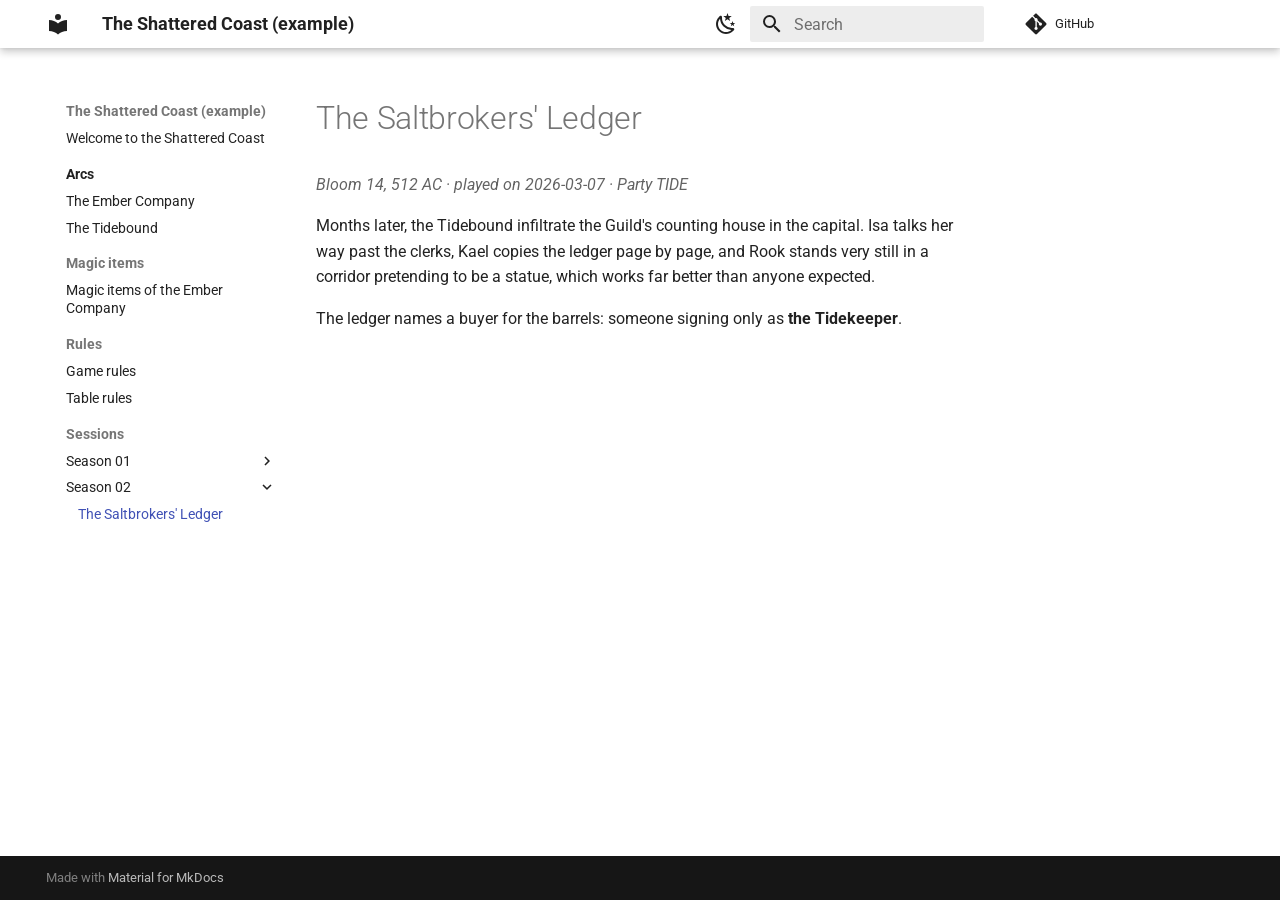
<file: sessions/season-02/s02-00/index.html>
<!doctype html>
<html lang="en" class="no-js">
  <head>
    
      <meta charset="utf-8">
      <meta name="viewport" content="width=device-width,initial-scale=1">
      
      
      
        <link rel="canonical" href="https://mbalasso.github.io/dnd-campaign-wiki/sessions/season-02/s02-00/">
      
      
        <link rel="prev" href="../">
      
      
      
        
      
      
      <link rel="icon" href="../../../assets/images/favicon.png">
      <meta name="generator" content="mkdocs-1.6.1, mkdocs-material-9.7.7">
    
    
      
        <title>The Saltbrokers' Ledger - The Shattered Coast (example)</title>
      
    
    
      <link rel="stylesheet" href="../../../assets/stylesheets/main.ec1eaa64.min.css">
      
        
        <link rel="stylesheet" href="../../../assets/stylesheets/palette.ab4e12ef.min.css">
      
      


    
    
      
    
    
      
        
        
        <link rel="preconnect" href="https://fonts.gstatic.com" crossorigin>
        <link rel="stylesheet" href="https://fonts.googleapis.com/css?family=Roboto:300,300i,400,400i,700,700i%7CRoboto+Mono:400,400i,700,700i&display=fallback">
        <style>:root{--md-text-font:"Roboto";--md-code-font:"Roboto Mono"}</style>
      
    
    
      <link rel="stylesheet" href="../../../stylesheets/extra.css">
    
    <script>__md_scope=new URL("../../..",location),__md_hash=e=>[...e].reduce(((e,_)=>(e<<5)-e+_.charCodeAt(0)),0),__md_get=(e,_=localStorage,t=__md_scope)=>JSON.parse(_.getItem(t.pathname+"."+e)),__md_set=(e,_,t=localStorage,a=__md_scope)=>{try{t.setItem(a.pathname+"."+e,JSON.stringify(_))}catch(e){}}</script>
    
      

    
    
  </head>
  
  
    
    
      
    
    
    
    
    <body dir="ltr" data-md-color-scheme="default" data-md-color-primary="white" data-md-color-accent="indigo">
  
    
    <input class="md-toggle" data-md-toggle="drawer" type="checkbox" id="__drawer" autocomplete="off">
    <input class="md-toggle" data-md-toggle="search" type="checkbox" id="__search" autocomplete="off">
    <label class="md-overlay" for="__drawer"></label>
    <div data-md-component="skip">
      
        
        <a href="#the-saltbrokers-ledger" class="md-skip">
          Skip to content
        </a>
      
    </div>
    <div data-md-component="announce">
      
    </div>
    
    
      

  

<header class="md-header md-header--shadow" data-md-component="header">
  <nav class="md-header__inner md-grid" aria-label="Header">
    <a href="../../.." title="The Shattered Coast (example)" class="md-header__button md-logo" aria-label="The Shattered Coast (example)" data-md-component="logo">
      
  
  <svg xmlns="http://www.w3.org/2000/svg" viewBox="0 0 24 24"><path d="M12 8a3 3 0 0 0 3-3 3 3 0 0 0-3-3 3 3 0 0 0-3 3 3 3 0 0 0 3 3m0 3.54C9.64 9.35 6.5 8 3 8v11c3.5 0 6.64 1.35 9 3.54 2.36-2.19 5.5-3.54 9-3.54V8c-3.5 0-6.64 1.35-9 3.54"/></svg>

    </a>
    <label class="md-header__button md-icon" for="__drawer">
      
      <svg xmlns="http://www.w3.org/2000/svg" viewBox="0 0 24 24"><path d="M3 6h18v2H3zm0 5h18v2H3zm0 5h18v2H3z"/></svg>
    </label>
    <div class="md-header__title" data-md-component="header-title">
      <div class="md-header__ellipsis">
        <div class="md-header__topic">
          <span class="md-ellipsis">
            The Shattered Coast (example)
          </span>
        </div>
        <div class="md-header__topic" data-md-component="header-topic">
          <span class="md-ellipsis">
            
              The Saltbrokers' Ledger
            
          </span>
        </div>
      </div>
    </div>
    
      
        <form class="md-header__option" data-md-component="palette">
  
    
    
    
    <input class="md-option" data-md-color-media="" data-md-color-scheme="default" data-md-color-primary="white" data-md-color-accent="indigo"  aria-label="Dark theme"  type="radio" name="__palette" id="__palette_0">
    
      <label class="md-header__button md-icon" title="Dark theme" for="__palette_1" hidden>
        <svg xmlns="http://www.w3.org/2000/svg" viewBox="0 0 24 24"><path d="m17.75 4.09-2.53 1.94.91 3.06-2.63-1.81-2.63 1.81.91-3.06-2.53-1.94L12.44 4l1.06-3 1.06 3zm3.5 6.91-1.64 1.25.59 1.98-1.7-1.17-1.7 1.17.59-1.98L15.75 11l2.06-.05L18.5 9l.69 1.95zm-2.28 4.95c.83-.08 1.72 1.1 1.19 1.85-.32.45-.66.87-1.08 1.27C15.17 23 8.84 23 4.94 19.07c-3.91-3.9-3.91-10.24 0-14.14.4-.4.82-.76 1.27-1.08.75-.53 1.93.36 1.85 1.19-.27 2.86.69 5.83 2.89 8.02a9.96 9.96 0 0 0 8.02 2.89m-1.64 2.02a12.08 12.08 0 0 1-7.8-3.47c-2.17-2.19-3.33-5-3.49-7.82-2.81 3.14-2.7 7.96.31 10.98 3.02 3.01 7.84 3.12 10.98.31"/></svg>
      </label>
    
  
    
    
    
    <input class="md-option" data-md-color-media="" data-md-color-scheme="slate" data-md-color-primary="black" data-md-color-accent="indigo"  aria-label="Light theme"  type="radio" name="__palette" id="__palette_1">
    
      <label class="md-header__button md-icon" title="Light theme" for="__palette_0" hidden>
        <svg xmlns="http://www.w3.org/2000/svg" viewBox="0 0 24 24"><path d="M12 7a5 5 0 0 1 5 5 5 5 0 0 1-5 5 5 5 0 0 1-5-5 5 5 0 0 1 5-5m0 2a3 3 0 0 0-3 3 3 3 0 0 0 3 3 3 3 0 0 0 3-3 3 3 0 0 0-3-3m0-7 2.39 3.42C13.65 5.15 12.84 5 12 5s-1.65.15-2.39.42zM3.34 7l4.16-.35A7.2 7.2 0 0 0 5.94 8.5c-.44.74-.69 1.5-.83 2.29zm.02 10 1.76-3.77a7.131 7.131 0 0 0 2.38 4.14zM20.65 7l-1.77 3.79a7.02 7.02 0 0 0-2.38-4.15zm-.01 10-4.14.36c.59-.51 1.12-1.14 1.54-1.86.42-.73.69-1.5.83-2.29zM12 22l-2.41-3.44c.74.27 1.55.44 2.41.44.82 0 1.63-.17 2.37-.44z"/></svg>
      </label>
    
  
</form>
      
    
    
      <script>var palette=__md_get("__palette");if(palette&&palette.color){if("(prefers-color-scheme)"===palette.color.media){var media=matchMedia("(prefers-color-scheme: light)"),input=document.querySelector(media.matches?"[data-md-color-media='(prefers-color-scheme: light)']":"[data-md-color-media='(prefers-color-scheme: dark)']");palette.color.media=input.getAttribute("data-md-color-media"),palette.color.scheme=input.getAttribute("data-md-color-scheme"),palette.color.primary=input.getAttribute("data-md-color-primary"),palette.color.accent=input.getAttribute("data-md-color-accent")}for(var[key,value]of Object.entries(palette.color))document.body.setAttribute("data-md-color-"+key,value)}</script>
    
    
    
      
      
        <label class="md-header__button md-icon" for="__search">
          
          <svg xmlns="http://www.w3.org/2000/svg" viewBox="0 0 24 24"><path d="M9.5 3A6.5 6.5 0 0 1 16 9.5c0 1.61-.59 3.09-1.56 4.23l.27.27h.79l5 5-1.5 1.5-5-5v-.79l-.27-.27A6.52 6.52 0 0 1 9.5 16 6.5 6.5 0 0 1 3 9.5 6.5 6.5 0 0 1 9.5 3m0 2C7 5 5 7 5 9.5S7 14 9.5 14 14 12 14 9.5 12 5 9.5 5"/></svg>
        </label>
        <div class="md-search" data-md-component="search" role="dialog">
  <label class="md-search__overlay" for="__search"></label>
  <div class="md-search__inner" role="search">
    <form class="md-search__form" name="search">
      <input type="text" class="md-search__input" name="query" aria-label="Search" placeholder="Search" autocapitalize="off" autocorrect="off" autocomplete="off" spellcheck="false" data-md-component="search-query" required>
      <label class="md-search__icon md-icon" for="__search">
        
        <svg xmlns="http://www.w3.org/2000/svg" viewBox="0 0 24 24"><path d="M9.5 3A6.5 6.5 0 0 1 16 9.5c0 1.61-.59 3.09-1.56 4.23l.27.27h.79l5 5-1.5 1.5-5-5v-.79l-.27-.27A6.52 6.52 0 0 1 9.5 16 6.5 6.5 0 0 1 3 9.5 6.5 6.5 0 0 1 9.5 3m0 2C7 5 5 7 5 9.5S7 14 9.5 14 14 12 14 9.5 12 5 9.5 5"/></svg>
        
        <svg xmlns="http://www.w3.org/2000/svg" viewBox="0 0 24 24"><path d="M20 11v2H8l5.5 5.5-1.42 1.42L4.16 12l7.92-7.92L13.5 5.5 8 11z"/></svg>
      </label>
      <nav class="md-search__options" aria-label="Search">
        
        <button type="reset" class="md-search__icon md-icon" title="Clear" aria-label="Clear" tabindex="-1">
          
          <svg xmlns="http://www.w3.org/2000/svg" viewBox="0 0 24 24"><path d="M19 6.41 17.59 5 12 10.59 6.41 5 5 6.41 10.59 12 5 17.59 6.41 19 12 13.41 17.59 19 19 17.59 13.41 12z"/></svg>
        </button>
      </nav>
      
        <div class="md-search__suggest" data-md-component="search-suggest"></div>
      
    </form>
    <div class="md-search__output">
      <div class="md-search__scrollwrap" tabindex="0" data-md-scrollfix>
        <div class="md-search-result" data-md-component="search-result">
          <div class="md-search-result__meta">
            Initializing search
          </div>
          <ol class="md-search-result__list" role="presentation"></ol>
        </div>
      </div>
    </div>
  </div>
</div>
      
    
    
      <div class="md-header__source">
        <a href="https://github.com/mbalasso/dnd-campaign-wiki" title="Go to repository" class="md-source" data-md-component="source">
  <div class="md-source__icon md-icon">
    
    <svg xmlns="http://www.w3.org/2000/svg" viewBox="0 0 448 512"><!--! Font Awesome Free 7.1.0 by @fontawesome - https://fontawesome.com License - https://fontawesome.com/license/free (Icons: CC BY 4.0, Fonts: SIL OFL 1.1, Code: MIT License) Copyright 2025 Fonticons, Inc.--><path d="M439.6 236.1 244 40.5c-5.4-5.5-12.8-8.5-20.4-8.5s-15 3-20.4 8.4L162.5 81l51.5 51.5c27.1-9.1 52.7 16.8 43.4 43.7l49.7 49.7c34.2-11.8 61.2 31 35.5 56.7-26.5 26.5-70.2-2.9-56-37.3L240.3 199v121.9c25.3 12.5 22.3 41.8 9.1 55-6.4 6.4-15.2 10.1-24.3 10.1s-17.8-3.6-24.3-10.1c-17.6-17.6-11.1-46.9 11.2-56v-123c-20.8-8.5-24.6-30.7-18.6-45L142.6 101 8.5 235.1C3 240.6 0 247.9 0 255.5s3 15 8.5 20.4l195.6 195.7c5.4 5.4 12.7 8.4 20.4 8.4s15-3 20.4-8.4l194.7-194.7c5.4-5.4 8.4-12.8 8.4-20.4s-3-15-8.4-20.4"/></svg>
  </div>
  <div class="md-source__repository">
    GitHub
  </div>
</a>
      </div>
    
  </nav>
  
</header>
    
    <div class="md-container" data-md-component="container">
      
      
        
          
        
      
      <main class="md-main" data-md-component="main">
        <div class="md-main__inner md-grid">
          
            
              
              <div class="md-sidebar md-sidebar--primary" data-md-component="sidebar" data-md-type="navigation" >
                <div class="md-sidebar__scrollwrap">
                  <div class="md-sidebar__inner">
                    



<nav class="md-nav md-nav--primary" aria-label="Navigation" data-md-level="0">
  <label class="md-nav__title" for="__drawer">
    <a href="../../.." title="The Shattered Coast (example)" class="md-nav__button md-logo" aria-label="The Shattered Coast (example)" data-md-component="logo">
      
  
  <svg xmlns="http://www.w3.org/2000/svg" viewBox="0 0 24 24"><path d="M12 8a3 3 0 0 0 3-3 3 3 0 0 0-3-3 3 3 0 0 0-3 3 3 3 0 0 0 3 3m0 3.54C9.64 9.35 6.5 8 3 8v11c3.5 0 6.64 1.35 9 3.54 2.36-2.19 5.5-3.54 9-3.54V8c-3.5 0-6.64 1.35-9 3.54"/></svg>

    </a>
    The Shattered Coast (example)
  </label>
  
    <div class="md-nav__source">
      <a href="https://github.com/mbalasso/dnd-campaign-wiki" title="Go to repository" class="md-source" data-md-component="source">
  <div class="md-source__icon md-icon">
    
    <svg xmlns="http://www.w3.org/2000/svg" viewBox="0 0 448 512"><!--! Font Awesome Free 7.1.0 by @fontawesome - https://fontawesome.com License - https://fontawesome.com/license/free (Icons: CC BY 4.0, Fonts: SIL OFL 1.1, Code: MIT License) Copyright 2025 Fonticons, Inc.--><path d="M439.6 236.1 244 40.5c-5.4-5.5-12.8-8.5-20.4-8.5s-15 3-20.4 8.4L162.5 81l51.5 51.5c27.1-9.1 52.7 16.8 43.4 43.7l49.7 49.7c34.2-11.8 61.2 31 35.5 56.7-26.5 26.5-70.2-2.9-56-37.3L240.3 199v121.9c25.3 12.5 22.3 41.8 9.1 55-6.4 6.4-15.2 10.1-24.3 10.1s-17.8-3.6-24.3-10.1c-17.6-17.6-11.1-46.9 11.2-56v-123c-20.8-8.5-24.6-30.7-18.6-45L142.6 101 8.5 235.1C3 240.6 0 247.9 0 255.5s3 15 8.5 20.4l195.6 195.7c5.4 5.4 12.7 8.4 20.4 8.4s15-3 20.4-8.4l194.7-194.7c5.4-5.4 8.4-12.8 8.4-20.4s-3-15-8.4-20.4"/></svg>
  </div>
  <div class="md-source__repository">
    GitHub
  </div>
</a>
    </div>
  
  <ul class="md-nav__list" data-md-scrollfix>
    
      
      
  
  
  
  
    <li class="md-nav__item">
      <a href="../../.." class="md-nav__link">
        
  
  
  <span class="md-ellipsis">
    
  
    Welcome to the Shattered Coast
  

    
  </span>
  
  

      </a>
    </li>
  

    
      
      
  
  
  
  
    
    
      
        
          
        
      
        
      
        
      
    
    
    
      
        
        
      
    
    
    <li class="md-nav__item md-nav__item--section md-nav__item--nested">
      
        
        
        <input class="md-nav__toggle md-toggle " type="checkbox" id="__nav_2" >
        
          
          <div class="md-nav__link md-nav__container">
            <a href="../../../arcs/" class="md-nav__link ">
              
  
  
  <span class="md-ellipsis">
    
  
    Arcs
  

    
  </span>
  
  

            </a>
            
              
              <label class="md-nav__link " for="__nav_2" id="__nav_2_label" tabindex="">
                <span class="md-nav__icon md-icon"></span>
              </label>
            
          </div>
        
        <nav class="md-nav" data-md-level="1" aria-labelledby="__nav_2_label" aria-expanded="false">
          <label class="md-nav__title" for="__nav_2">
            <span class="md-nav__icon md-icon"></span>
            
  
    Arcs
  

          </label>
          <ul class="md-nav__list" data-md-scrollfix>
            
              
            
              
                
  
  
  
  
    <li class="md-nav__item">
      <a href="../../../arcs/ember/" class="md-nav__link">
        
  
  
  <span class="md-ellipsis">
    
  
    The Ember Company
  

    
  </span>
  
  

      </a>
    </li>
  

              
            
              
                
  
  
  
  
    <li class="md-nav__item">
      <a href="../../../arcs/tide/" class="md-nav__link">
        
  
  
  <span class="md-ellipsis">
    
  
    The Tidebound
  

    
  </span>
  
  

      </a>
    </li>
  

              
            
          </ul>
        </nav>
      
    </li>
  

    
      
      
  
  
  
  
    
    
      
        
      
    
    
    
      
        
        
      
    
    
    <li class="md-nav__item md-nav__item--section md-nav__item--nested">
      
        
        
        <input class="md-nav__toggle md-toggle " type="checkbox" id="__nav_3" >
        
          
          <label class="md-nav__link" for="__nav_3" id="__nav_3_label" tabindex="">
            
  
  
  <span class="md-ellipsis">
    
  
    Magic items
  

    
  </span>
  
  

            <span class="md-nav__icon md-icon"></span>
          </label>
        
        <nav class="md-nav" data-md-level="1" aria-labelledby="__nav_3_label" aria-expanded="false">
          <label class="md-nav__title" for="__nav_3">
            <span class="md-nav__icon md-icon"></span>
            
  
    Magic items
  

          </label>
          <ul class="md-nav__list" data-md-scrollfix>
            
              
                
  
  
  
  
    <li class="md-nav__item">
      <a href="../../../magic-items/ember/" class="md-nav__link">
        
  
  
  <span class="md-ellipsis">
    
  
    Magic items of the Ember Company
  

    
  </span>
  
  

      </a>
    </li>
  

              
            
          </ul>
        </nav>
      
    </li>
  

    
      
      
  
  
  
  
    
    
      
        
      
        
      
    
    
    
      
        
        
      
    
    
    <li class="md-nav__item md-nav__item--section md-nav__item--nested">
      
        
        
        <input class="md-nav__toggle md-toggle " type="checkbox" id="__nav_4" >
        
          
          <label class="md-nav__link" for="__nav_4" id="__nav_4_label" tabindex="">
            
  
  
  <span class="md-ellipsis">
    
  
    Rules
  

    
  </span>
  
  

            <span class="md-nav__icon md-icon"></span>
          </label>
        
        <nav class="md-nav" data-md-level="1" aria-labelledby="__nav_4_label" aria-expanded="false">
          <label class="md-nav__title" for="__nav_4">
            <span class="md-nav__icon md-icon"></span>
            
  
    Rules
  

          </label>
          <ul class="md-nav__list" data-md-scrollfix>
            
              
                
  
  
  
  
    <li class="md-nav__item">
      <a href="../../../rules/game-rules/" class="md-nav__link">
        
  
  
  <span class="md-ellipsis">
    
  
    Game rules
  

    
  </span>
  
  

      </a>
    </li>
  

              
            
              
                
  
  
  
  
    <li class="md-nav__item">
      <a href="../../../rules/table-rules/" class="md-nav__link">
        
  
  
  <span class="md-ellipsis">
    
  
    Table rules
  

    
  </span>
  
  

      </a>
    </li>
  

              
            
          </ul>
        </nav>
      
    </li>
  

    
      
      
  
  
    
  
  
  
    
    
      
        
      
        
      
    
    
    
      
        
        
      
    
    
    <li class="md-nav__item md-nav__item--active md-nav__item--section md-nav__item--nested">
      
        
        
        <input class="md-nav__toggle md-toggle " type="checkbox" id="__nav_5" checked>
        
          
          <label class="md-nav__link" for="__nav_5" id="__nav_5_label" tabindex="">
            
  
  
  <span class="md-ellipsis">
    
  
    Sessions
  

    
  </span>
  
  

            <span class="md-nav__icon md-icon"></span>
          </label>
        
        <nav class="md-nav" data-md-level="1" aria-labelledby="__nav_5_label" aria-expanded="true">
          <label class="md-nav__title" for="__nav_5">
            <span class="md-nav__icon md-icon"></span>
            
  
    Sessions
  

          </label>
          <ul class="md-nav__list" data-md-scrollfix>
            
              
                
  
  
  
  
    
    
      
        
          
        
      
        
      
        
      
        
      
    
    
    
      
    
    
    <li class="md-nav__item md-nav__item--nested">
      
        
        
        <input class="md-nav__toggle md-toggle " type="checkbox" id="__nav_5_1" >
        
          
          <div class="md-nav__link md-nav__container">
            <a href="../../season-01/" class="md-nav__link ">
              
  
  
  <span class="md-ellipsis">
    
  
    Season 01
  

    
  </span>
  
  

            </a>
            
              
              <label class="md-nav__link " for="__nav_5_1" id="__nav_5_1_label" tabindex="0">
                <span class="md-nav__icon md-icon"></span>
              </label>
            
          </div>
        
        <nav class="md-nav" data-md-level="2" aria-labelledby="__nav_5_1_label" aria-expanded="false">
          <label class="md-nav__title" for="__nav_5_1">
            <span class="md-nav__icon md-icon"></span>
            
  
    Season 01
  

          </label>
          <ul class="md-nav__list" data-md-scrollfix>
            
              
            
              
                
  
  
  
  
    <li class="md-nav__item">
      <a href="../../season-01/s01-00/" class="md-nav__link">
        
  
  
  <span class="md-ellipsis">
    
  
    Session 0
  

    
  </span>
  
  

      </a>
    </li>
  

              
            
              
                
  
  
  
  
    <li class="md-nav__item">
      <a href="../../season-01/s01-01/" class="md-nav__link">
        
  
  
  <span class="md-ellipsis">
    
  
    The Ambush at Greywater Pass
  

    
  </span>
  
  

      </a>
    </li>
  

              
            
              
                
  
  
  
  
    <li class="md-nav__item">
      <a href="../../season-01/s01-02/" class="md-nav__link">
        
  
  
  <span class="md-ellipsis">
    
  
    Two Fires on the Cliff
  

    
  </span>
  
  

      </a>
    </li>
  

              
            
          </ul>
        </nav>
      
    </li>
  

              
            
              
                
  
  
    
  
  
  
    
    
      
        
          
        
      
        
      
    
    
    
      
    
    
    <li class="md-nav__item md-nav__item--active md-nav__item--nested">
      
        
        
        <input class="md-nav__toggle md-toggle " type="checkbox" id="__nav_5_2" checked>
        
          
          <div class="md-nav__link md-nav__container">
            <a href="../" class="md-nav__link ">
              
  
  
  <span class="md-ellipsis">
    
  
    Season 02
  

    
  </span>
  
  

            </a>
            
              
              <label class="md-nav__link " for="__nav_5_2" id="__nav_5_2_label" tabindex="0">
                <span class="md-nav__icon md-icon"></span>
              </label>
            
          </div>
        
        <nav class="md-nav" data-md-level="2" aria-labelledby="__nav_5_2_label" aria-expanded="true">
          <label class="md-nav__title" for="__nav_5_2">
            <span class="md-nav__icon md-icon"></span>
            
  
    Season 02
  

          </label>
          <ul class="md-nav__list" data-md-scrollfix>
            
              
            
              
                
  
  
    
  
  
  
    <li class="md-nav__item md-nav__item--active">
      
      <input class="md-nav__toggle md-toggle" type="checkbox" id="__toc">
      
      
        
      
      
      <a href="./" class="md-nav__link md-nav__link--active">
        
  
  
  <span class="md-ellipsis">
    
  
    The Saltbrokers' Ledger
  

    
  </span>
  
  

      </a>
      
    </li>
  

              
            
          </ul>
        </nav>
      
    </li>
  

              
            
          </ul>
        </nav>
      
    </li>
  

    
  </ul>
</nav>
                  </div>
                </div>
              </div>
            
            
              
              <div class="md-sidebar md-sidebar--secondary" data-md-component="sidebar" data-md-type="toc" >
                <div class="md-sidebar__scrollwrap">
                  <div class="md-sidebar__inner">
                    

<nav class="md-nav md-nav--secondary" aria-label="Table of contents">
  
  
  
    
  
  
</nav>
                  </div>
                </div>
              </div>
            
          
          
            <div class="md-content" data-md-component="content">
              
              <article class="md-content__inner md-typeset">
                
                  


  
  


<h1 id="the-saltbrokers-ledger">The Saltbrokers' Ledger<a class="headerlink" href="#the-saltbrokers-ledger" title="Permanent link">&para;</a></h1>
<p class="session-date">Bloom 14, 512 AC · played on 2026-03-07 · Party TIDE</p>

<p>Months later, the Tidebound infiltrate the Guild's counting house in the capital. Isa talks her way past the clerks, Kael copies the ledger page by page, and Rook stands very still in a corridor pretending to be a statue, which works far better than anyone expected.</p>
<p>The ledger names a buyer for the barrels: someone signing only as <strong>the Tidekeeper</strong>.</p>







  
  






                
              </article>
            </div>
          
          
<script>var target=document.getElementById(location.hash.slice(1));target&&target.name&&(target.checked=target.name.startsWith("__tabbed_"))</script>
        </div>
        
          <button type="button" class="md-top md-icon" data-md-component="top" hidden>
  
  <svg xmlns="http://www.w3.org/2000/svg" viewBox="0 0 24 24"><path d="M13 20h-2V8l-5.5 5.5-1.42-1.42L12 4.16l7.92 7.92-1.42 1.42L13 8z"/></svg>
  Back to top
</button>
        
      </main>
      
        <footer class="md-footer">
  
  <div class="md-footer-meta md-typeset">
    <div class="md-footer-meta__inner md-grid">
      <div class="md-copyright">
  
  
    Made with
    <a href="https://squidfunk.github.io/mkdocs-material/" target="_blank" rel="noopener">
      Material for MkDocs
    </a>
  
</div>
      
    </div>
  </div>
</footer>
      
    </div>
    <div class="md-dialog" data-md-component="dialog">
      <div class="md-dialog__inner md-typeset"></div>
    </div>
    
    
    
      
      
      <script id="__config" type="application/json">{"annotate": null, "base": "../../..", "features": ["navigation.sections", "navigation.top", "navigation.indexes", "search.suggest", "content.code.copy"], "search": "../../../assets/javascripts/workers/search.2c215733.min.js", "tags": null, "translations": {"clipboard.copied": "Copied to clipboard", "clipboard.copy": "Copy to clipboard", "search.result.more.one": "1 more on this page", "search.result.more.other": "# more on this page", "search.result.none": "No matching documents", "search.result.one": "1 matching document", "search.result.other": "# matching documents", "search.result.placeholder": "Type to start searching", "search.result.term.missing": "Missing", "select.version": "Select version"}, "version": null}</script>
    
    
      <script src="../../../assets/javascripts/bundle.d7400e89.min.js"></script>
      
    
  </body>
</html>
</file>
<file: stylesheets/extra.css>
.md-main__inner {
    border-radius: .4rem;
    padding-inline: 1rem;
}

.portrait {
    float: right;
    margin: 0 0 1rem 1.5rem;
    border-radius: .3rem;
    box-shadow: 0 2px 12px rgb(0 0 0 / .25);
}

.full {
    width: 100%;
    border-radius: .3rem;
}

.hero {
    width: 100%;
    border-radius: .3rem;
    margin: .5rem 0 1.5rem;
}


.session-date { margin-top: -.4rem; font-style: italic; opacity: .7; font-size: 1em; }
</file>
<file: assets/stylesheets/main.ec1eaa64.min.css>
@charset "UTF-8";html{-webkit-text-size-adjust:none;-moz-text-size-adjust:none;text-size-adjust:none;box-sizing:border-box}*,:after,:before{box-sizing:inherit}@media (prefers-reduced-motion){*,:after,:before{transition:none!important}}body{margin:0}a,button,input,label{-webkit-tap-highlight-color:transparent}a{color:inherit;text-decoration:none}hr{border:0;box-sizing:initial;display:block;height:.05rem;overflow:visible;padding:0}small{font-size:80%}sub,sup{line-height:1em}img{border-style:none}table{border-collapse:initial;border-spacing:0}td,th{font-weight:400;vertical-align:top}button{background:#0000;border:0;font-family:inherit;font-size:inherit;margin:0;padding:0}input{border:0;outline:none}:root{--md-primary-fg-color:#4051b5;--md-primary-fg-color--light:#5d6cc0;--md-primary-fg-color--dark:#303fa1;--md-primary-bg-color:#fff;--md-primary-bg-color--light:#ffffffb3;--md-accent-fg-color:#526cfe;--md-accent-fg-color--transparent:#526cfe1a;--md-accent-bg-color:#fff;--md-accent-bg-color--light:#ffffffb3}[data-md-color-scheme=default]{color-scheme:light}[data-md-color-scheme=default] img[src$="#gh-dark-mode-only"],[data-md-color-scheme=default] img[src$="#only-dark"]{display:none}:root,[data-md-color-scheme=default]{--md-hue:225deg;--md-default-fg-color:#000000de;--md-default-fg-color--light:#0000008a;--md-default-fg-color--lighter:#00000052;--md-default-fg-color--lightest:#00000012;--md-default-bg-color:#fff;--md-default-bg-color--light:#ffffffb3;--md-default-bg-color--lighter:#ffffff4d;--md-default-bg-color--lightest:#ffffff1f;--md-code-fg-color:#36464e;--md-code-bg-color:#f5f5f5;--md-code-bg-color--light:#f5f5f5b3;--md-code-bg-color--lighter:#f5f5f54d;--md-code-hl-color:#4287ff;--md-code-hl-color--light:#4287ff1a;--md-code-hl-number-color:#d52a2a;--md-code-hl-special-color:#db1457;--md-code-hl-function-color:#a846b9;--md-code-hl-constant-color:#6e59d9;--md-code-hl-keyword-color:#3f6ec6;--md-code-hl-string-color:#1c7d4d;--md-code-hl-name-color:var(--md-code-fg-color);--md-code-hl-operator-color:var(--md-default-fg-color--light);--md-code-hl-punctuation-color:var(--md-default-fg-color--light);--md-code-hl-comment-color:var(--md-default-fg-color--light);--md-code-hl-generic-color:var(--md-default-fg-color--light);--md-code-hl-variable-color:var(--md-default-fg-color--light);--md-typeset-color:var(--md-default-fg-color);--md-typeset-a-color:var(--md-primary-fg-color);--md-typeset-del-color:#f5503d26;--md-typeset-ins-color:#0bd57026;--md-typeset-kbd-color:#fafafa;--md-typeset-kbd-accent-color:#fff;--md-typeset-kbd-border-color:#b8b8b8;--md-typeset-mark-color:#ffff0080;--md-typeset-table-color:#0000001f;--md-typeset-table-color--light:rgba(0,0,0,.035);--md-admonition-fg-color:var(--md-default-fg-color);--md-admonition-bg-color:var(--md-default-bg-color);--md-warning-fg-color:#000000de;--md-warning-bg-color:#ff9;--md-footer-fg-color:#fff;--md-footer-fg-color--light:#ffffffb3;--md-footer-fg-color--lighter:#ffffff73;--md-footer-bg-color:#000000de;--md-footer-bg-color--dark:#00000052;--md-shadow-z1:0 0.2rem 0.5rem #0000000d,0 0 0.05rem #0000001a;--md-shadow-z2:0 0.2rem 0.5rem #0000001a,0 0 0.05rem #00000040;--md-shadow-z3:0 0.2rem 0.5rem #0003,0 0 0.05rem #00000059}.md-icon svg{fill:currentcolor;display:block;height:1.2rem;width:1.2rem}body{-webkit-font-smoothing:antialiased;-moz-osx-font-smoothing:grayscale;--md-text-font-family:var(--md-text-font,_),-apple-system,BlinkMacSystemFont,Helvetica,Arial,sans-serif;--md-code-font-family:var(--md-code-font,_),SFMono-Regular,Consolas,Menlo,monospace}aside,body,input{font-feature-settings:"kern","liga";color:var(--md-typeset-color);font-family:var(--md-text-font-family)}code,kbd,pre{font-feature-settings:"kern";font-family:var(--md-code-font-family)}:root{--md-typeset-table-sort-icon:url('data:image/svg+xml;charset=utf-8,<svg xmlns="http://www.w3.org/2000/svg" viewBox="0 0 24 24"><path d="m18 21-4-4h3V7h-3l4-4 4 4h-3v10h3M2 19v-2h10v2M2 13v-2h7v2M2 7V5h4v2z"/></svg>');--md-typeset-table-sort-icon--asc:url('data:image/svg+xml;charset=utf-8,<svg xmlns="http://www.w3.org/2000/svg" viewBox="0 0 24 24"><path d="M19 17h3l-4 4-4-4h3V3h2M2 17h10v2H2M6 5v2H2V5m0 6h7v2H2z"/></svg>');--md-typeset-table-sort-icon--desc:url('data:image/svg+xml;charset=utf-8,<svg xmlns="http://www.w3.org/2000/svg" viewBox="0 0 24 24"><path d="M19 7h3l-4-4-4 4h3v14h2M2 17h10v2H2M6 5v2H2V5m0 6h7v2H2z"/></svg>')}.md-typeset{-webkit-print-color-adjust:exact;color-adjust:exact;font-size:.8rem;line-height:1.6;overflow-wrap:break-word}@media print{.md-typeset{font-size:.68rem}}.md-typeset blockquote,.md-typeset dl,.md-typeset figure,.md-typeset ol,.md-typeset pre,.md-typeset ul{margin-bottom:1em;margin-top:1em}.md-typeset h1{color:var(--md-default-fg-color--light);font-size:2em;line-height:1.3;margin:0 0 1.25em}.md-typeset h1,.md-typeset h2{font-weight:300;letter-spacing:-.01em}.md-typeset h2{font-size:1.5625em;line-height:1.4;margin:1.6em 0 .64em}.md-typeset h3{font-size:1.25em;font-weight:400;letter-spacing:-.01em;line-height:1.5;margin:1.6em 0 .8em}.md-typeset h2+h3{margin-top:.8em}.md-typeset h4{font-weight:700;letter-spacing:-.01em;margin:1em 0}.md-typeset h5,.md-typeset h6{color:var(--md-default-fg-color--light);font-size:.8em;font-weight:700;letter-spacing:-.01em;margin:1.25em 0}.md-typeset h5{text-transform:uppercase}.md-typeset h5 code{text-transform:none}.md-typeset hr{border-bottom:.05rem solid var(--md-default-fg-color--lightest);display:flow-root;margin:1.5em 0}.md-typeset a{color:var(--md-typeset-a-color);word-break:break-word}.md-typeset a,.md-typeset a:before{transition:color 125ms}.md-typeset a:focus,.md-typeset a:hover{color:var(--md-accent-fg-color)}.md-typeset a:focus code,.md-typeset a:hover code{background-color:var(--md-accent-fg-color--transparent);color:var(--md-accent-fg-color)}.md-typeset a code{color:var(--md-typeset-a-color)}.md-typeset a.focus-visible{outline-color:var(--md-accent-fg-color);outline-offset:.2rem}.md-typeset code,.md-typeset kbd,.md-typeset pre{color:var(--md-code-fg-color);direction:ltr;font-variant-ligatures:none;transition:background-color 125ms}@media print{.md-typeset code,.md-typeset kbd,.md-typeset pre{white-space:pre-wrap}}.md-typeset code{background-color:var(--md-code-bg-color);border-radius:.1rem;-webkit-box-decoration-break:clone;box-decoration-break:clone;font-size:.85em;padding:0 .2941176471em;transition:color 125ms,background-color 125ms;word-break:break-word}.md-typeset code:not(.focus-visible){-webkit-tap-highlight-color:transparent;outline:none}.md-typeset pre{display:flow-root;line-height:1.4;position:relative}.md-typeset pre>code{-webkit-box-decoration-break:slice;box-decoration-break:slice;box-shadow:none;display:block;margin:0;outline-color:var(--md-accent-fg-color);overflow:auto;padding:.7720588235em 1.1764705882em;scrollbar-color:var(--md-default-fg-color--lighter) #0000;scrollbar-width:thin;touch-action:auto;word-break:normal}.md-typeset pre>code:hover{scrollbar-color:var(--md-accent-fg-color) #0000}.md-typeset pre>code::-webkit-scrollbar{height:.2rem;width:.2rem}.md-typeset pre>code::-webkit-scrollbar-thumb{background-color:var(--md-default-fg-color--lighter)}.md-typeset pre>code::-webkit-scrollbar-thumb:hover{background-color:var(--md-accent-fg-color)}.md-typeset kbd{background-color:var(--md-typeset-kbd-color);border-radius:.1rem;box-shadow:0 .1rem 0 .05rem var(--md-typeset-kbd-border-color),0 .1rem 0 var(--md-typeset-kbd-border-color),0 -.1rem .2rem var(--md-typeset-kbd-accent-color) inset;color:var(--md-default-fg-color);display:inline-block;font-size:.75em;padding:0 .6666666667em;vertical-align:text-top;word-break:break-word}.md-typeset mark{background-color:var(--md-typeset-mark-color);-webkit-box-decoration-break:clone;box-decoration-break:clone;color:inherit;word-break:break-word}.md-typeset abbr{cursor:help;text-decoration:none}.md-typeset [data-preview],.md-typeset abbr{border-bottom:.05rem dotted var(--md-default-fg-color--light)}.md-typeset small{opacity:.75}[dir=ltr] .md-typeset sub,[dir=ltr] .md-typeset sup{margin-left:.078125em}[dir=rtl] .md-typeset sub,[dir=rtl] .md-typeset sup{margin-right:.078125em}[dir=ltr] .md-typeset blockquote{padding-left:.6rem}[dir=rtl] .md-typeset blockquote{padding-right:.6rem}[dir=ltr] .md-typeset blockquote{border-left:.2rem solid var(--md-default-fg-color--lighter)}[dir=rtl] .md-typeset blockquote{border-right:.2rem solid var(--md-default-fg-color--lighter)}.md-typeset blockquote{color:var(--md-default-fg-color--light);margin-left:0;margin-right:0}.md-typeset ul{list-style-type:disc}.md-typeset ul[type]{list-style-type:revert-layer}[dir=ltr] .md-typeset ol,[dir=ltr] .md-typeset ul{margin-left:.625em}[dir=rtl] .md-typeset ol,[dir=rtl] .md-typeset ul{margin-right:.625em}.md-typeset ol,.md-typeset ul{padding:0}.md-typeset ol:not([hidden]),.md-typeset ul:not([hidden]){display:flow-root}.md-typeset ol ol,.md-typeset ul ol{list-style-type:lower-alpha}.md-typeset ol ol ol,.md-typeset ul ol ol{list-style-type:lower-roman}.md-typeset ol ol ol ol,.md-typeset ul ol ol ol{list-style-type:upper-alpha}.md-typeset ol ol ol ol ol,.md-typeset ul ol ol ol ol{list-style-type:upper-roman}.md-typeset ol[type],.md-typeset ul[type]{list-style-type:revert-layer}[dir=ltr] .md-typeset ol li,[dir=ltr] .md-typeset ul li{margin-left:1.25em}[dir=rtl] .md-typeset ol li,[dir=rtl] .md-typeset ul li{margin-right:1.25em}.md-typeset ol li,.md-typeset ul li{margin-bottom:.5em}.md-typeset ol li blockquote,.md-typeset ol li p,.md-typeset ul li blockquote,.md-typeset ul li p{margin:.5em 0}.md-typeset ol li:last-child,.md-typeset ul li:last-child{margin-bottom:0}[dir=ltr] .md-typeset ol li ol,[dir=ltr] .md-typeset ol li ul,[dir=ltr] .md-typeset ul li ol,[dir=ltr] .md-typeset ul li ul{margin-left:.625em}[dir=rtl] .md-typeset ol li ol,[dir=rtl] .md-typeset ol li ul,[dir=rtl] .md-typeset ul li ol,[dir=rtl] .md-typeset ul li ul{margin-right:.625em}.md-typeset ol li ol,.md-typeset ol li ul,.md-typeset ul li ol,.md-typeset ul li ul{margin-bottom:.5em;margin-top:.5em}[dir=ltr] .md-typeset dd{margin-left:1.875em}[dir=rtl] .md-typeset dd{margin-right:1.875em}.md-typeset dd{margin-bottom:1.5em;margin-top:1em}.md-typeset img,.md-typeset svg,.md-typeset video{height:auto;max-width:100%}.md-typeset img[align=left]{margin:1em 1em 1em 0}.md-typeset img[align=right]{margin:1em 0 1em 1em}.md-typeset img[align]:only-child{margin-top:0}.md-typeset figure{display:flow-root;margin:1em auto;max-width:100%;text-align:center;width:fit-content}.md-typeset figure img{display:block;margin:0 auto}.md-typeset figcaption{font-style:italic;margin:1em auto;max-width:24rem}.md-typeset iframe{max-width:100%}.md-typeset table:not([class]){background-color:var(--md-default-bg-color);border:.05rem solid var(--md-typeset-table-color);border-radius:.1rem;display:inline-block;font-size:.64rem;max-width:100%;overflow:auto;touch-action:auto}@media print{.md-typeset table:not([class]){display:table}}.md-typeset table:not([class])+*{margin-top:1.5em}.md-typeset table:not([class]) td>:first-child,.md-typeset table:not([class]) th>:first-child{margin-top:0}.md-typeset table:not([class]) td>:last-child,.md-typeset table:not([class]) th>:last-child{margin-bottom:0}.md-typeset table:not([class]) td:not([align]),.md-typeset table:not([class]) th:not([align]){text-align:left}[dir=rtl] .md-typeset table:not([class]) td:not([align]),[dir=rtl] .md-typeset table:not([class]) th:not([align]){text-align:right}.md-typeset table:not([class]) th{font-weight:700;min-width:5rem;padding:.9375em 1.25em;vertical-align:top}.md-typeset table:not([class]) td{border-top:.05rem solid var(--md-typeset-table-color);padding:.9375em 1.25em;vertical-align:top}.md-typeset table:not([class]) tbody tr{transition:background-color 125ms}.md-typeset table:not([class]) tbody tr:hover{background-color:var(--md-typeset-table-color--light);box-shadow:0 .05rem 0 var(--md-default-bg-color) inset}.md-typeset table:not([class]) a{word-break:normal}.md-typeset table th[role=columnheader]{cursor:pointer}[dir=ltr] .md-typeset table th[role=columnheader]:after{margin-left:.5em}[dir=rtl] .md-typeset table th[role=columnheader]:after{margin-right:.5em}.md-typeset table th[role=columnheader]:after{content:"";display:inline-block;height:1.2em;-webkit-mask-image:var(--md-typeset-table-sort-icon);mask-image:var(--md-typeset-table-sort-icon);-webkit-mask-repeat:no-repeat;mask-repeat:no-repeat;-webkit-mask-size:contain;mask-size:contain;transition:background-color 125ms;vertical-align:text-bottom;width:1.2em}.md-typeset table th[role=columnheader]:hover:after{background-color:var(--md-default-fg-color--lighter)}.md-typeset table th[role=columnheader][aria-sort=ascending]:after{background-color:var(--md-default-fg-color--light);-webkit-mask-image:var(--md-typeset-table-sort-icon--asc);mask-image:var(--md-typeset-table-sort-icon--asc)}.md-typeset table th[role=columnheader][aria-sort=descending]:after{background-color:var(--md-default-fg-color--light);-webkit-mask-image:var(--md-typeset-table-sort-icon--desc);mask-image:var(--md-typeset-table-sort-icon--desc)}.md-typeset__scrollwrap{margin:1em -.8rem;overflow-x:auto;touch-action:auto}.md-typeset__table{display:inline-block;margin-bottom:.5em;padding:0 .8rem}@media print{.md-typeset__table{display:block}}html .md-typeset__table table{display:table;margin:0;overflow:hidden;width:100%}@media screen and (max-width:44.984375em){.md-content__inner>pre{margin:1em -.8rem}.md-content__inner>pre code{border-radius:0}}.md-typeset .md-author{border-radius:100%;display:block;flex-shrink:0;height:1.6rem;overflow:hidden;position:relative;transition:color 125ms,transform 125ms;width:1.6rem}.md-typeset .md-author img{display:block}.md-typeset .md-author--more{background:var(--md-default-fg-color--lightest);color:var(--md-default-fg-color--lighter);font-size:.6rem;font-weight:700;line-height:1.6rem;text-align:center}.md-typeset .md-author--long{height:2.4rem;width:2.4rem}.md-typeset a.md-author{transform:scale(1)}.md-typeset a.md-author img{border-radius:100%;filter:grayscale(100%) opacity(75%);transition:filter 125ms}.md-typeset a.md-author:focus,.md-typeset a.md-author:hover{transform:scale(1.1);z-index:1}.md-typeset a.md-author:focus img,.md-typeset a.md-author:hover img{filter:grayscale(0)}.md-banner{background-color:var(--md-footer-bg-color);color:var(--md-footer-fg-color);overflow:auto}@media print{.md-banner{display:none}}.md-banner--warning{background-color:var(--md-warning-bg-color);color:var(--md-warning-fg-color)}.md-banner__inner{font-size:.7rem;margin:.6rem auto;padding:0 .8rem}[dir=ltr] .md-banner__button{float:right}[dir=rtl] .md-banner__button{float:left}.md-banner__button{color:inherit;cursor:pointer;transition:opacity .25s}.no-js .md-banner__button{display:none}.md-banner__button:hover{opacity:.7}html{font-size:125%;height:100%;overflow-x:hidden}@media screen and (min-width:100em){html{font-size:137.5%}}@media screen and (min-width:125em){html{font-size:150%}}body{background-color:var(--md-default-bg-color);display:flex;flex-direction:column;font-size:.5rem;min-height:100%;position:relative;width:100%}@media print{body{display:block}}@media screen and (max-width:59.984375em){body[data-md-scrolllock]{position:fixed}}.md-grid{margin-left:auto;margin-right:auto;max-width:61rem}.md-container{display:flex;flex-direction:column;flex-grow:1}@media print{.md-container{display:block}}.md-main{flex-grow:1}.md-main__inner{display:flex;height:100%;margin-top:1.5rem}.md-ellipsis{overflow:hidden;text-overflow:ellipsis}.md-toggle{display:none}.md-option{height:0;opacity:0;position:absolute;width:0}.md-option:checked+label:not([hidden]){display:block}.md-option.focus-visible+label{outline-color:var(--md-accent-fg-color);outline-style:auto}.md-skip{background-color:var(--md-default-fg-color);border-radius:.1rem;color:var(--md-default-bg-color);font-size:.64rem;margin:.5rem;opacity:0;outline-color:var(--md-accent-fg-color);padding:.3rem .5rem;position:fixed;transform:translateY(.4rem);z-index:-1}.md-skip:focus{opacity:1;transform:translateY(0);transition:transform .25s cubic-bezier(.4,0,.2,1),opacity 175ms 75ms;z-index:10}@page{margin:25mm}:root{--md-clipboard-icon:url('data:image/svg+xml;charset=utf-8,<svg xmlns="http://www.w3.org/2000/svg" viewBox="0 0 24 24"><path d="M19 21H8V7h11m0-2H8a2 2 0 0 0-2 2v14a2 2 0 0 0 2 2h11a2 2 0 0 0 2-2V7a2 2 0 0 0-2-2m-3-4H4a2 2 0 0 0-2 2v14h2V3h12z"/></svg>')}.md-clipboard{border-radius:.1rem;color:var(--md-default-fg-color--lightest);cursor:pointer;height:1.5em;outline-color:var(--md-accent-fg-color);outline-offset:.1rem;transition:color .25s;width:1.5em;z-index:1}@media print{.md-clipboard{display:none}}.md-clipboard:not(.focus-visible){-webkit-tap-highlight-color:transparent;outline:none}:hover>.md-clipboard{color:var(--md-default-fg-color--light)}.md-clipboard:focus,.md-clipboard:hover{color:var(--md-accent-fg-color)}.md-clipboard:after{background-color:currentcolor;content:"";display:block;height:1.125em;margin:0 auto;-webkit-mask-image:var(--md-clipboard-icon);mask-image:var(--md-clipboard-icon);-webkit-mask-position:center;mask-position:center;-webkit-mask-repeat:no-repeat;mask-repeat:no-repeat;-webkit-mask-size:contain;mask-size:contain;width:1.125em}.md-clipboard--inline{cursor:pointer}.md-clipboard--inline code{transition:color .25s,background-color .25s}.md-clipboard--inline:focus code,.md-clipboard--inline:hover code{background-color:var(--md-accent-fg-color--transparent);color:var(--md-accent-fg-color)}:root{--md-code-select-icon:url('data:image/svg+xml;charset=utf-8,<svg xmlns="http://www.w3.org/2000/svg" viewBox="0 0 24 24"><path d="M19 19h-4v2h4c1.1 0 2-.9 2-2v-4h-2m0-12h-4v2h4v4h2V5c0-1.1-.9-2-2-2M5 5h4V3H5c-1.1 0-2 .9-2 2v4h2m0 6H3v4c0 1.1.9 2 2 2h4v-2H5zm2-4h2v2H7zm4 0h2v2h-2zm4 0h2v2h-2zM7 7h2v2H7zm4 0h2v2h-2zm4 0h2v2h-2zm-8 8h2v2H7zm4 0h2v2h-2zm4 0h2v2h-2z"/></svg>');--md-code-copy-icon:url('data:image/svg+xml;charset=utf-8,<svg xmlns="http://www.w3.org/2000/svg" viewBox="0 0 24 24"><path d="M19 21H8V7h11m0-2H8a2 2 0 0 0-2 2v14a2 2 0 0 0 2 2h11a2 2 0 0 0 2-2V7a2 2 0 0 0-2-2m-3-4H4a2 2 0 0 0-2 2v14h2V3h12z"/></svg>')}.md-typeset .md-code__content{display:grid}.md-code__nav{background-color:var(--md-code-bg-color--lighter);border-radius:.1rem;display:flex;gap:.2rem;padding:.2rem;position:absolute;right:.25em;top:.25em;transition:background-color .25s;z-index:1}:hover>.md-code__nav{background-color:var(--md-code-bg-color--light)}.md-code__button{color:var(--md-default-fg-color--lightest);cursor:pointer;display:block;height:1.5em;outline-color:var(--md-accent-fg-color);outline-offset:.1rem;transition:color .25s;width:1.5em}:hover>*>.md-code__button{color:var(--md-default-fg-color--light)}.md-code__button.focus-visible,.md-code__button:hover{color:var(--md-accent-fg-color)}.md-code__button--active{color:var(--md-default-fg-color)!important}.md-code__button:after{background-color:currentcolor;content:"";display:block;height:1.125em;margin:0 auto;-webkit-mask-position:center;mask-position:center;-webkit-mask-repeat:no-repeat;mask-repeat:no-repeat;-webkit-mask-size:contain;mask-size:contain;width:1.125em}.md-code__button[data-md-type=select]:after{-webkit-mask-image:var(--md-code-select-icon);mask-image:var(--md-code-select-icon)}.md-code__button[data-md-type=copy]:after{-webkit-mask-image:var(--md-code-copy-icon);mask-image:var(--md-code-copy-icon)}@keyframes consent{0%{opacity:0;transform:translateY(100%)}to{opacity:1;transform:translateY(0)}}@keyframes overlay{0%{opacity:0}to{opacity:1}}.md-consent__overlay{animation:overlay .25s both;-webkit-backdrop-filter:blur(.1rem);backdrop-filter:blur(.1rem);background-color:#0000008a;height:100%;opacity:1;position:fixed;top:0;width:100%;z-index:5}.md-consent__inner{animation:consent .5s cubic-bezier(.1,.7,.1,1) both;background-color:var(--md-default-bg-color);border:0;border-radius:.1rem;bottom:0;box-shadow:0 0 .2rem #0000001a,0 .2rem .4rem #0003;max-height:100%;overflow:auto;padding:0;position:fixed;width:100%;z-index:5}.md-consent__form{padding:.8rem}.md-consent__settings{display:none;margin:1em 0}input:checked+.md-consent__settings{display:block}.md-consent__controls{margin-bottom:.8rem}.md-typeset .md-consent__controls .md-button{display:inline}@media screen and (max-width:44.984375em){.md-typeset .md-consent__controls .md-button{display:block;margin-top:.4rem;text-align:center;width:100%}}.md-consent label{cursor:pointer}.md-content{flex-grow:1;min-width:0}.md-content__inner{margin:0 .8rem 1.2rem;padding-top:.6rem}@media screen and (min-width:76.25em){[dir=ltr] .md-sidebar--primary:not([hidden])~.md-content>.md-content__inner{margin-left:1.2rem}[dir=ltr] .md-sidebar--secondary:not([hidden])~.md-content>.md-content__inner,[dir=rtl] .md-sidebar--primary:not([hidden])~.md-content>.md-content__inner{margin-right:1.2rem}[dir=rtl] .md-sidebar--secondary:not([hidden])~.md-content>.md-content__inner{margin-left:1.2rem}}.md-content__inner:before{content:"";display:block;height:.4rem}.md-content__inner>:last-child{margin-bottom:0}[dir=ltr] .md-content__button{float:right}[dir=rtl] .md-content__button{float:left}[dir=ltr] .md-content__button{margin-left:.4rem}[dir=rtl] .md-content__button{margin-right:.4rem}.md-content__button{margin:.4rem 0;padding:0}@media print{.md-content__button{display:none}}.md-typeset .md-content__button{color:var(--md-default-fg-color--lighter)}.md-content__button svg{display:inline;vertical-align:top}[dir=rtl] .md-content__button svg{transform:scaleX(-1)}[dir=ltr] .md-dialog{right:.8rem}[dir=rtl] .md-dialog{left:.8rem}.md-dialog{background-color:var(--md-default-fg-color);border-radius:.1rem;bottom:.8rem;box-shadow:var(--md-shadow-z3);min-width:11.1rem;opacity:0;padding:.4rem .6rem;pointer-events:none;position:fixed;transform:translateY(100%);transition:transform 0ms .4s,opacity .4s;z-index:4}@media print{.md-dialog{display:none}}.md-dialog--active{opacity:1;pointer-events:auto;transform:translateY(0);transition:transform .4s cubic-bezier(.075,.85,.175,1),opacity .4s}.md-dialog__inner{color:var(--md-default-bg-color);font-size:.7rem}.md-feedback{margin:2em 0 1em;text-align:center}.md-feedback fieldset{border:none;margin:0;padding:0}.md-feedback__title{font-weight:700;margin:1em auto}.md-feedback__inner{position:relative}.md-feedback__list{display:flex;flex-wrap:wrap;place-content:baseline center;position:relative}.md-feedback__list:hover .md-icon:not(:disabled){color:var(--md-default-fg-color--lighter)}:disabled .md-feedback__list{min-height:1.8rem}.md-feedback__icon{color:var(--md-default-fg-color--light);cursor:pointer;flex-shrink:0;margin:0 .1rem;transition:color 125ms}.md-feedback__icon:not(:disabled).md-icon:hover{color:var(--md-accent-fg-color)}.md-feedback__icon:disabled{color:var(--md-default-fg-color--lightest);pointer-events:none}.md-feedback__note{opacity:0;position:relative;transform:translateY(.4rem);transition:transform .4s cubic-bezier(.1,.7,.1,1),opacity .15s}.md-feedback__note>*{margin:0 auto;max-width:16rem}:disabled .md-feedback__note{opacity:1;transform:translateY(0)}@media print{.md-feedback{display:none}}.md-footer{background-color:var(--md-footer-bg-color);color:var(--md-footer-fg-color)}@media print{.md-footer{display:none}}.md-footer__inner{justify-content:space-between;overflow:auto;padding:.2rem}.md-footer__inner:not([hidden]){display:flex}.md-footer__link{align-items:end;display:flex;flex-grow:0.01;margin-bottom:.4rem;margin-top:1rem;max-width:100%;outline-color:var(--md-accent-fg-color);overflow:hidden;transition:opacity .25s}.md-footer__link:focus,.md-footer__link:hover{opacity:.7}[dir=rtl] .md-footer__link svg{transform:scaleX(-1)}@media screen and (max-width:44.984375em){.md-footer__link--prev{flex-shrink:0}.md-footer__link--prev .md-footer__title{display:none}}[dir=ltr] .md-footer__link--next{margin-left:auto}[dir=rtl] .md-footer__link--next{margin-right:auto}.md-footer__link--next{text-align:right}[dir=rtl] .md-footer__link--next{text-align:left}.md-footer__title{flex-grow:1;font-size:.9rem;margin-bottom:.7rem;max-width:calc(100% - 2.4rem);padding:0 1rem;white-space:nowrap}.md-footer__button{margin:.2rem;padding:.4rem}.md-footer__direction{font-size:.64rem;opacity:.7}.md-footer-meta{background-color:var(--md-footer-bg-color--dark)}.md-footer-meta__inner{display:flex;flex-wrap:wrap;justify-content:space-between;padding:.2rem}html .md-footer-meta.md-typeset a{color:var(--md-footer-fg-color--light)}html .md-footer-meta.md-typeset a:focus,html .md-footer-meta.md-typeset a:hover{color:var(--md-footer-fg-color)}.md-copyright{color:var(--md-footer-fg-color--lighter);font-size:.64rem;margin:auto .6rem;padding:.4rem 0;width:100%}@media screen and (min-width:45em){.md-copyright{width:auto}}.md-copyright__highlight{color:var(--md-footer-fg-color--light)}.md-social{display:inline-flex;gap:.2rem;margin:0 .4rem;padding:.2rem 0 .6rem}@media screen and (min-width:45em){.md-social{padding:.6rem 0}}.md-social__link{display:inline-block;height:1.6rem;text-align:center;width:1.6rem}.md-social__link:before{line-height:1.9}.md-social__link svg{fill:currentcolor;max-height:.8rem;vertical-align:-25%}.md-typeset .md-button{border:.1rem solid;border-radius:.1rem;color:var(--md-primary-fg-color);cursor:pointer;display:inline-block;font-weight:700;padding:.625em 2em;transition:color 125ms,background-color 125ms,border-color 125ms}.md-typeset .md-button--primary{background-color:var(--md-primary-fg-color);border-color:var(--md-primary-fg-color);color:var(--md-primary-bg-color)}.md-typeset .md-button:focus,.md-typeset .md-button:hover{background-color:var(--md-accent-fg-color);border-color:var(--md-accent-fg-color);color:var(--md-accent-bg-color)}[dir=ltr] .md-typeset .md-input{border-top-left-radius:.1rem}[dir=ltr] .md-typeset .md-input,[dir=rtl] .md-typeset .md-input{border-top-right-radius:.1rem}[dir=rtl] .md-typeset .md-input{border-top-left-radius:.1rem}.md-typeset .md-input{border-bottom:.1rem solid var(--md-default-fg-color--lighter);box-shadow:var(--md-shadow-z1);font-size:.8rem;height:1.8rem;padding:0 .6rem;transition:border .25s,box-shadow .25s}.md-typeset .md-input:focus,.md-typeset .md-input:hover{border-bottom-color:var(--md-accent-fg-color);box-shadow:var(--md-shadow-z2)}.md-typeset .md-input--stretch{width:100%}.md-header{background-color:var(--md-primary-fg-color);box-shadow:0 0 .2rem #0000,0 .2rem .4rem #0000;color:var(--md-primary-bg-color);display:block;left:0;position:sticky;right:0;top:0;z-index:4}@media print{.md-header{display:none}}.md-header[hidden]{transform:translateY(-100%);transition:transform .25s cubic-bezier(.8,0,.6,1),box-shadow .25s}.md-header--shadow{box-shadow:0 0 .2rem #0000001a,0 .2rem .4rem #0003;transition:transform .25s cubic-bezier(.1,.7,.1,1),box-shadow .25s}.md-header__inner{align-items:center;display:flex;padding:0 .2rem}.md-header__button{color:currentcolor;cursor:pointer;margin:.2rem;outline-color:var(--md-accent-fg-color);padding:.4rem;position:relative;transition:opacity .25s;vertical-align:middle;z-index:1}.md-header__button:hover{opacity:.7}.md-header__button:not([hidden]){display:inline-block}.md-header__button:not(.focus-visible){-webkit-tap-highlight-color:transparent;outline:none}.md-header__button.md-logo{margin:.2rem;padding:.4rem}@media screen and (max-width:76.234375em){.md-header__button.md-logo{display:none}}.md-header__button.md-logo img,.md-header__button.md-logo svg{fill:currentcolor;display:block;height:1.2rem;width:auto}@media screen and (min-width:60em){.md-header__button[for=__search]{display:none}}.no-js .md-header__button[for=__search]{display:none}[dir=rtl] .md-header__button[for=__search] svg{transform:scaleX(-1)}@media screen and (min-width:76.25em){.md-header__button[for=__drawer]{display:none}}.md-header__topic{display:flex;max-width:100%;position:absolute;transition:transform .4s cubic-bezier(.1,.7,.1,1),opacity .15s;white-space:nowrap}.md-header__topic+.md-header__topic{opacity:0;pointer-events:none;transform:translateX(1.25rem);transition:transform .4s cubic-bezier(1,.7,.1,.1),opacity .15s;z-index:-1}[dir=rtl] .md-header__topic+.md-header__topic{transform:translateX(-1.25rem)}.md-header__topic:first-child{font-weight:700}[dir=ltr] .md-header__title{margin-left:1rem;margin-right:.4rem}[dir=rtl] .md-header__title{margin-left:.4rem;margin-right:1rem}.md-header__title{flex-grow:1;font-size:.9rem;height:2.4rem;line-height:2.4rem}.md-header__title--active .md-header__topic{opacity:0;pointer-events:none;transform:translateX(-1.25rem);transition:transform .4s cubic-bezier(1,.7,.1,.1),opacity .15s;z-index:-1}[dir=rtl] .md-header__title--active .md-header__topic{transform:translateX(1.25rem)}.md-header__title--active .md-header__topic+.md-header__topic{opacity:1;pointer-events:auto;transform:translateX(0);transition:transform .4s cubic-bezier(.1,.7,.1,1),opacity .15s;z-index:0}.md-header__title>.md-header__ellipsis{height:100%;position:relative;width:100%}.md-header__option{display:flex;flex-shrink:0;max-width:100%;transition:max-width 0ms .25s,opacity .25s .25s;white-space:nowrap}[data-md-toggle=search]:checked~.md-header .md-header__option{max-width:0;opacity:0;transition:max-width 0ms,opacity 0ms}.md-header__option>input{bottom:0}.md-header__source{display:none}@media screen and (min-width:60em){[dir=ltr] .md-header__source{margin-left:1rem}[dir=rtl] .md-header__source{margin-right:1rem}.md-header__source{display:block;max-width:11.7rem;width:11.7rem}}@media screen and (min-width:76.25em){[dir=ltr] .md-header__source{margin-left:1.4rem}[dir=rtl] .md-header__source{margin-right:1.4rem}}.md-meta{color:var(--md-default-fg-color--light);font-size:.7rem;line-height:1.3}.md-meta__list{display:inline-flex;flex-wrap:wrap;list-style:none;margin:0;padding:0}.md-meta__item:not(:last-child):after{content:"·";margin-left:.2rem;margin-right:.2rem}.md-meta__link{color:var(--md-typeset-a-color)}.md-meta__link:focus,.md-meta__link:hover{color:var(--md-accent-fg-color)}.md-draft{background-color:#ff1744;border-radius:.125em;color:#fff;display:inline-block;font-weight:700;padding-left:.5714285714em;padding-right:.5714285714em}:root{--md-nav-icon--prev:url('data:image/svg+xml;charset=utf-8,<svg xmlns="http://www.w3.org/2000/svg" viewBox="0 0 24 24"><path d="M20 11v2H8l5.5 5.5-1.42 1.42L4.16 12l7.92-7.92L13.5 5.5 8 11z"/></svg>');--md-nav-icon--next:url('data:image/svg+xml;charset=utf-8,<svg xmlns="http://www.w3.org/2000/svg" viewBox="0 0 24 24"><path d="M8.59 16.58 13.17 12 8.59 7.41 10 6l6 6-6 6z"/></svg>');--md-toc-icon:url('data:image/svg+xml;charset=utf-8,<svg xmlns="http://www.w3.org/2000/svg" viewBox="0 0 24 24"><path d="M3 9h14V7H3zm0 4h14v-2H3zm0 4h14v-2H3zm16 0h2v-2h-2zm0-10v2h2V7zm0 6h2v-2h-2z"/></svg>')}.md-nav{font-size:.7rem;line-height:1.3}.md-nav__title{color:var(--md-default-fg-color--light);display:block;font-weight:700;overflow:hidden;padding:0 .6rem;text-overflow:ellipsis}.md-nav__title .md-nav__button{display:none}.md-nav__title .md-nav__button img{height:100%;width:auto}.md-nav__title .md-nav__button.md-logo img,.md-nav__title .md-nav__button.md-logo svg{fill:currentcolor;display:block;height:2.4rem;max-width:100%;object-fit:contain;width:auto}.md-nav__list{list-style:none;margin:0;padding:0}.md-nav__link{align-items:flex-start;display:flex;gap:.4rem;margin-top:.625em;scroll-snap-align:start;transition:color 125ms}.md-nav__link--passed,.md-nav__link--passed code{color:var(--md-default-fg-color--light)}.md-nav__item .md-nav__link--active,.md-nav__item .md-nav__link--active code{color:var(--md-typeset-a-color)}.md-nav__link .md-ellipsis{position:relative}.md-nav__link .md-ellipsis code{word-break:normal}[dir=ltr] .md-nav__link .md-icon:last-child{margin-left:auto}[dir=rtl] .md-nav__link .md-icon:last-child{margin-right:auto}.md-nav__link .md-typeset{font-size:.7rem;line-height:1.3}.md-nav__link svg{fill:currentcolor;flex-shrink:0;height:1.3em;position:relative}.md-nav__link[for]:focus,.md-nav__link[for]:hover,.md-nav__link[href]:focus,.md-nav__link[href]:hover{color:var(--md-accent-fg-color);cursor:pointer}.md-nav__link[for]:focus code,.md-nav__link[for]:hover code,.md-nav__link[href]:focus code,.md-nav__link[href]:hover code{background-color:var(--md-accent-fg-color--transparent);color:var(--md-accent-fg-color)}.md-nav__link.focus-visible{outline-color:var(--md-accent-fg-color);outline-offset:.2rem}.md-nav--primary .md-nav__link[for=__toc]{display:none}.md-nav--primary .md-nav__link[for=__toc] .md-icon:after{background-color:currentcolor;display:block;height:100%;-webkit-mask-image:var(--md-toc-icon);mask-image:var(--md-toc-icon);width:100%}.md-nav--primary .md-nav__link[for=__toc]~.md-nav{display:none}.md-nav__container>.md-nav__link{margin-top:0}.md-nav__container>.md-nav__link:first-child{flex-grow:1;min-width:0}.md-nav__icon{flex-shrink:0}.md-nav__source{display:none}@media screen and (max-width:76.234375em){.md-nav--primary,.md-nav--primary .md-nav{background-color:var(--md-default-bg-color);display:flex;flex-direction:column;height:100%;left:0;position:absolute;right:0;top:0;z-index:1}.md-nav--primary .md-nav__item,.md-nav--primary .md-nav__title{font-size:.8rem;line-height:1.5}.md-nav--primary .md-nav__title{background-color:var(--md-default-fg-color--lightest);color:var(--md-default-fg-color--light);cursor:pointer;height:5.6rem;line-height:2.4rem;padding:3rem .8rem .2rem;position:relative;white-space:nowrap}[dir=ltr] .md-nav--primary .md-nav__title .md-nav__icon{left:.4rem}[dir=rtl] .md-nav--primary .md-nav__title .md-nav__icon{right:.4rem}.md-nav--primary .md-nav__title .md-nav__icon{display:block;height:1.2rem;margin:.2rem;position:absolute;top:.4rem;width:1.2rem}.md-nav--primary .md-nav__title .md-nav__icon:after{background-color:currentcolor;content:"";display:block;height:100%;-webkit-mask-image:var(--md-nav-icon--prev);mask-image:var(--md-nav-icon--prev);-webkit-mask-position:center;mask-position:center;-webkit-mask-repeat:no-repeat;mask-repeat:no-repeat;-webkit-mask-size:contain;mask-size:contain;width:100%}.md-nav--primary .md-nav__title~.md-nav__list{background-color:var(--md-default-bg-color);box-shadow:0 .05rem 0 var(--md-default-fg-color--lightest) inset;overflow-y:auto;scroll-snap-type:y mandatory;touch-action:pan-y}.md-nav--primary .md-nav__title~.md-nav__list>:first-child{border-top:0}.md-nav--primary .md-nav__title[for=__drawer]{background-color:var(--md-primary-fg-color);color:var(--md-primary-bg-color);font-weight:700}.md-nav--primary .md-nav__title .md-logo{display:block;left:.2rem;margin:.2rem;padding:.4rem;position:absolute;right:.2rem;top:.2rem}.md-nav--primary .md-nav__list{flex:1}.md-nav--primary .md-nav__item{border-top:.05rem solid var(--md-default-fg-color--lightest)}.md-nav--primary .md-nav__item--active>.md-nav__link{color:var(--md-typeset-a-color)}.md-nav--primary .md-nav__item--active>.md-nav__link:focus,.md-nav--primary .md-nav__item--active>.md-nav__link:hover{color:var(--md-accent-fg-color)}.md-nav--primary .md-nav__link{margin-top:0;padding:.6rem .8rem}.md-nav--primary .md-nav__link svg{margin-top:.1em}.md-nav--primary .md-nav__link>.md-nav__link{padding:0}[dir=ltr] .md-nav--primary .md-nav__link .md-nav__icon{margin-right:-.2rem}[dir=rtl] .md-nav--primary .md-nav__link .md-nav__icon{margin-left:-.2rem}.md-nav--primary .md-nav__link .md-nav__icon{font-size:1.2rem;height:1.2rem;width:1.2rem}.md-nav--primary .md-nav__link .md-nav__icon:after{background-color:currentcolor;content:"";display:block;height:100%;-webkit-mask-image:var(--md-nav-icon--next);mask-image:var(--md-nav-icon--next);-webkit-mask-position:center;mask-position:center;-webkit-mask-repeat:no-repeat;mask-repeat:no-repeat;-webkit-mask-size:contain;mask-size:contain;width:100%}[dir=rtl] .md-nav--primary .md-nav__icon:after{transform:scale(-1)}.md-nav--primary .md-nav--secondary .md-nav{background-color:initial;position:static}[dir=ltr] .md-nav--primary .md-nav--secondary .md-nav .md-nav__link{padding-left:1.4rem}[dir=rtl] .md-nav--primary .md-nav--secondary .md-nav .md-nav__link{padding-right:1.4rem}[dir=ltr] .md-nav--primary .md-nav--secondary .md-nav .md-nav .md-nav__link{padding-left:2rem}[dir=rtl] .md-nav--primary .md-nav--secondary .md-nav .md-nav .md-nav__link{padding-right:2rem}[dir=ltr] .md-nav--primary .md-nav--secondary .md-nav .md-nav .md-nav .md-nav__link{padding-left:2.6rem}[dir=rtl] .md-nav--primary .md-nav--secondary .md-nav .md-nav .md-nav .md-nav__link{padding-right:2.6rem}[dir=ltr] .md-nav--primary .md-nav--secondary .md-nav .md-nav .md-nav .md-nav .md-nav__link{padding-left:3.2rem}[dir=rtl] .md-nav--primary .md-nav--secondary .md-nav .md-nav .md-nav .md-nav .md-nav__link{padding-right:3.2rem}.md-nav--secondary{background-color:initial}.md-nav__toggle~.md-nav{display:flex;opacity:0;transform:translateX(100%);transition:transform .25s cubic-bezier(.8,0,.6,1),opacity 125ms 50ms}[dir=rtl] .md-nav__toggle~.md-nav{transform:translateX(-100%)}.md-nav__toggle:checked~.md-nav{opacity:1;transform:translateX(0);transition:transform .25s cubic-bezier(.4,0,.2,1),opacity 125ms 125ms}.md-nav__toggle:checked~.md-nav>.md-nav__list{backface-visibility:hidden}}@media screen and (max-width:59.984375em){.md-nav--primary .md-nav__link[for=__toc]{display:flex}.md-nav--primary .md-nav__link[for=__toc] .md-icon:after{content:""}.md-nav--primary .md-nav__link[for=__toc]+.md-nav__link{display:none}.md-nav--primary .md-nav__link[for=__toc]~.md-nav{display:flex}.md-nav__source{background-color:var(--md-primary-fg-color--dark);color:var(--md-primary-bg-color);display:block;padding:0 .2rem}}@media screen and (min-width:60em) and (max-width:76.234375em){.md-nav--integrated .md-nav__link[for=__toc]{display:flex}.md-nav--integrated .md-nav__link[for=__toc] .md-icon:after{content:""}.md-nav--integrated .md-nav__link[for=__toc]+.md-nav__link{display:none}.md-nav--integrated .md-nav__link[for=__toc]~.md-nav{display:flex}}@media screen and (min-width:60em){.md-nav{margin-bottom:-.4rem}.md-nav--secondary .md-nav__title{background:var(--md-default-bg-color);box-shadow:0 0 .4rem .4rem var(--md-default-bg-color);position:sticky;top:0;z-index:1}.md-nav--secondary .md-nav__title[for=__toc]{scroll-snap-align:start}.md-nav--secondary .md-nav__title .md-nav__icon{display:none}[dir=ltr] .md-nav--secondary .md-nav__list{padding-left:.6rem}[dir=rtl] .md-nav--secondary .md-nav__list{padding-right:.6rem}.md-nav--secondary .md-nav__list{padding-bottom:.4rem}[dir=ltr] .md-nav--secondary .md-nav__item>.md-nav__link{margin-right:.4rem}[dir=rtl] .md-nav--secondary .md-nav__item>.md-nav__link{margin-left:.4rem}}@media screen and (min-width:76.25em){.md-nav{margin-bottom:-.4rem;transition:max-height .25s cubic-bezier(.86,0,.07,1)}.md-nav--primary .md-nav__title{background:var(--md-default-bg-color);box-shadow:0 0 .4rem .4rem var(--md-default-bg-color);position:sticky;top:0;z-index:1}.md-nav--primary .md-nav__title[for=__drawer]{scroll-snap-align:start}.md-nav--primary .md-nav__title .md-nav__icon{display:none}[dir=ltr] .md-nav--primary .md-nav__list{padding-left:.6rem}[dir=rtl] .md-nav--primary .md-nav__list{padding-right:.6rem}.md-nav--primary .md-nav__list{padding-bottom:.4rem}[dir=ltr] .md-nav--primary .md-nav__item>.md-nav__link{margin-right:.4rem}[dir=rtl] .md-nav--primary .md-nav__item>.md-nav__link{margin-left:.4rem}.md-nav__toggle~.md-nav{display:grid;grid-template-rows:minmax(.4rem,0fr);opacity:0;transition:grid-template-rows .25s cubic-bezier(.86,0,.07,1),opacity .25s,visibility 0ms .25s;visibility:collapse}.md-nav__toggle~.md-nav>.md-nav__list{overflow:hidden}.md-nav__toggle.md-toggle--indeterminate~.md-nav,.md-nav__toggle:checked~.md-nav{grid-template-rows:minmax(.4rem,1fr);opacity:1;transition:grid-template-rows .25s cubic-bezier(.86,0,.07,1),opacity .15s .1s,visibility 0ms;visibility:visible}.md-nav__toggle.md-toggle--indeterminate~.md-nav{transition:none}.md-nav__item--nested>.md-nav>.md-nav__title{display:none}.md-nav__item--section{display:block;margin:1.25em 0}.md-nav__item--section:last-child{margin-bottom:0}.md-nav__item--section>.md-nav__link{font-weight:700}.md-nav__item--section>.md-nav__link[for]{color:var(--md-default-fg-color--light)}.md-nav__item--section>.md-nav__link:not(.md-nav__container){pointer-events:none}.md-nav__item--section>.md-nav__link .md-icon,.md-nav__item--section>.md-nav__link>[for]{display:none}[dir=ltr] .md-nav__item--section>.md-nav{margin-left:-.6rem}[dir=rtl] .md-nav__item--section>.md-nav{margin-right:-.6rem}.md-nav__item--section>.md-nav{display:block;opacity:1;visibility:visible}.md-nav__item--section>.md-nav>.md-nav__list>.md-nav__item{padding:0}.md-nav__icon{border-radius:100%;height:.9rem;transition:background-color .25s;width:.9rem}.md-nav__icon:hover{background-color:var(--md-accent-fg-color--transparent)}.md-nav__icon:after{background-color:currentcolor;border-radius:100%;content:"";display:inline-block;height:100%;-webkit-mask-image:var(--md-nav-icon--next);mask-image:var(--md-nav-icon--next);-webkit-mask-position:center;mask-position:center;-webkit-mask-repeat:no-repeat;mask-repeat:no-repeat;-webkit-mask-size:contain;mask-size:contain;transition:transform .25s;vertical-align:-.1rem;width:100%}[dir=rtl] .md-nav__icon:after{transform:rotate(180deg)}.md-nav__item--nested .md-nav__toggle:checked~.md-nav__link .md-nav__icon:after,.md-nav__item--nested .md-toggle--indeterminate~.md-nav__link .md-nav__icon:after{transform:rotate(90deg)}.md-nav--lifted>.md-nav__list>.md-nav__item,.md-nav--lifted>.md-nav__title{display:none}.md-nav--lifted>.md-nav__list>.md-nav__item--active{display:block}.md-nav--lifted>.md-nav__list>.md-nav__item--active>.md-nav__link{background:var(--md-default-bg-color);box-shadow:0 0 .4rem .4rem var(--md-default-bg-color);margin-top:0;position:sticky;top:0;z-index:1}.md-nav--lifted>.md-nav__list>.md-nav__item--active>.md-nav__link:not(.md-nav__container){pointer-events:none}.md-nav--lifted>.md-nav__list>.md-nav__item--active.md-nav__item--section{margin:0}[dir=ltr] .md-nav--lifted>.md-nav__list>.md-nav__item>.md-nav:not(.md-nav--secondary){margin-left:-.6rem}[dir=rtl] .md-nav--lifted>.md-nav__list>.md-nav__item>.md-nav:not(.md-nav--secondary){margin-right:-.6rem}.md-nav--lifted>.md-nav__list>.md-nav__item>[for]{color:var(--md-default-fg-color--light)}.md-nav--lifted .md-nav[data-md-level="1"]{grid-template-rows:minmax(.4rem,1fr);opacity:1;visibility:visible}[dir=ltr] .md-nav--integrated>.md-nav__list>.md-nav__item--active .md-nav--secondary{border-left:.05rem solid var(--md-primary-fg-color)}[dir=rtl] .md-nav--integrated>.md-nav__list>.md-nav__item--active .md-nav--secondary{border-right:.05rem solid var(--md-primary-fg-color)}.md-nav--integrated>.md-nav__list>.md-nav__item--active .md-nav--secondary{display:block;margin-bottom:1.25em;opacity:1;visibility:visible}.md-nav--integrated>.md-nav__list>.md-nav__item--active .md-nav--secondary>.md-nav__list{overflow:visible;padding-bottom:0}.md-nav--integrated>.md-nav__list>.md-nav__item--active .md-nav--secondary>.md-nav__title{display:none}}.md-pagination{font-size:.8rem;font-weight:700;gap:.4rem}.md-pagination,.md-pagination>*{align-items:center;display:flex;justify-content:center}.md-pagination>*{border-radius:.2rem;height:1.8rem;min-width:1.8rem;text-align:center}.md-pagination__current{background-color:var(--md-default-fg-color--lightest);color:var(--md-default-fg-color--light)}.md-pagination__link{transition:color 125ms,background-color 125ms}.md-pagination__link:focus,.md-pagination__link:hover{background-color:var(--md-accent-fg-color--transparent);color:var(--md-accent-fg-color)}.md-pagination__link:focus svg,.md-pagination__link:hover svg{color:var(--md-accent-fg-color)}.md-pagination__link.focus-visible{outline-color:var(--md-accent-fg-color);outline-offset:.2rem}.md-pagination__link svg{fill:currentcolor;color:var(--md-default-fg-color--lighter);display:block;max-height:100%;width:1.2rem}:root{--md-path-icon:url('data:image/svg+xml;charset=utf-8,<svg xmlns="http://www.w3.org/2000/svg" viewBox="0 0 24 24"><path d="M8.59 16.58 13.17 12 8.59 7.41 10 6l6 6-6 6z"/></svg>')}.md-path{font-size:.7rem;margin:0 .8rem;overflow:auto;padding-top:1.2rem}.md-path:not([hidden]){display:block}@media screen and (min-width:76.25em){.md-path{margin:0 1.2rem}}.md-path__list{align-items:center;display:flex;gap:.2rem;list-style:none;margin:0;padding:0}.md-path__item:not(:first-child){display:inline-flex;gap:.2rem;white-space:nowrap}.md-path__item:not(:first-child):before{background-color:var(--md-default-fg-color--lighter);content:"";display:inline;height:.8rem;-webkit-mask-image:var(--md-path-icon);mask-image:var(--md-path-icon);width:.8rem}.md-path__link{align-items:center;color:var(--md-default-fg-color--light);display:flex}.md-path__link:focus,.md-path__link:hover{color:var(--md-accent-fg-color)}:root{--md-post-pin-icon:url('data:image/svg+xml;charset=utf-8,<svg xmlns="http://www.w3.org/2000/svg" viewBox="0 0 24 24"><path d="M16 12V4h1V2H7v2h1v8l-2 2v2h5.2v6h1.6v-6H18v-2z"/></svg>')}.md-post__back{border-bottom:.05rem solid var(--md-default-fg-color--lightest);margin-bottom:1.2rem;padding-bottom:1.2rem}@media screen and (max-width:76.234375em){.md-post__back{display:none}}[dir=rtl] .md-post__back svg{transform:scaleX(-1)}.md-post__authors{display:flex;flex-direction:column;gap:.6rem;margin:0 .6rem 1.2rem}.md-post .md-post__meta a{transition:color 125ms}.md-post .md-post__meta a:focus,.md-post .md-post__meta a:hover{color:var(--md-accent-fg-color)}.md-post__title{color:var(--md-default-fg-color--light);font-weight:700}.md-post--excerpt{margin-bottom:3.2rem}.md-post--excerpt .md-post__header{align-items:center;display:flex;gap:.6rem;min-height:1.6rem}.md-post--excerpt .md-post__authors{align-items:center;display:inline-flex;flex-direction:row;gap:.2rem;margin:0;min-height:2.4rem}[dir=ltr] .md-post--excerpt .md-post__meta .md-meta__list{margin-right:.4rem}[dir=rtl] .md-post--excerpt .md-post__meta .md-meta__list{margin-left:.4rem}.md-post--excerpt .md-post__content>:first-child{--md-scroll-margin:6rem;margin-top:0}.md-post>.md-nav--secondary{margin:1em 0}.md-pin{background:var(--md-default-fg-color--lightest);border-radius:1rem;margin-top:-.05rem;padding:.2rem}.md-pin:after{background-color:currentcolor;content:"";display:block;height:.6rem;margin:0 auto;-webkit-mask-image:var(--md-post-pin-icon);mask-image:var(--md-post-pin-icon);-webkit-mask-position:center;mask-position:center;-webkit-mask-repeat:no-repeat;mask-repeat:no-repeat;-webkit-mask-size:contain;mask-size:contain;width:.6rem}.md-profile{align-items:center;display:flex;font-size:.7rem;gap:.6rem;line-height:1.4;width:100%}.md-profile__description{flex-grow:1}.md-content--post{display:flex}@media screen and (max-width:76.234375em){.md-content--post{flex-flow:column-reverse}}.md-content--post>.md-content__inner{flex-grow:1;min-width:0}@media screen and (min-width:76.25em){[dir=ltr] .md-content--post>.md-content__inner{margin-left:1.2rem}[dir=rtl] .md-content--post>.md-content__inner{margin-right:1.2rem}}@media screen and (max-width:76.234375em){.md-sidebar.md-sidebar--post{padding:0;position:static;width:100%}.md-sidebar.md-sidebar--post .md-sidebar__scrollwrap{overflow:visible}.md-sidebar.md-sidebar--post .md-sidebar__inner{padding:0}.md-sidebar.md-sidebar--post .md-post__meta{margin-left:.6rem;margin-right:.6rem}.md-sidebar.md-sidebar--post .md-nav__item{border:none;display:inline}.md-sidebar.md-sidebar--post .md-nav__list{display:inline-flex;flex-wrap:wrap;gap:.6rem;padding-bottom:.6rem;padding-top:.6rem}.md-sidebar.md-sidebar--post .md-nav__link{padding:0}.md-sidebar.md-sidebar--post .md-nav{height:auto;margin-bottom:0;position:static}}:root{--md-progress-value:0;--md-progress-delay:400ms}.md-progress{background:var(--md-primary-bg-color);height:.075rem;opacity:min(clamp(0,var(--md-progress-value),1),clamp(0,100 - var(--md-progress-value),1));position:fixed;top:0;transform:scaleX(calc(var(--md-progress-value)*1%));transform-origin:left;transition:transform .5s cubic-bezier(.19,1,.22,1),opacity .25s var(--md-progress-delay);width:100%;z-index:4}:root{--md-search-result-icon:url('data:image/svg+xml;charset=utf-8,<svg xmlns="http://www.w3.org/2000/svg" viewBox="0 0 24 24"><path d="M14 2H6a2 2 0 0 0-2 2v16a2 2 0 0 0 2 2h7c-.41-.25-.8-.56-1.14-.9-.33-.33-.61-.7-.86-1.1H6V4h7v5h5v1.18c.71.16 1.39.43 2 .82V8zm6.31 16.9c1.33-2.11.69-4.9-1.4-6.22-2.11-1.33-4.91-.68-6.22 1.4-1.34 2.11-.69 4.89 1.4 6.22 1.46.93 3.32.93 4.79.02L22 23.39 23.39 22zm-3.81.1a2.5 2.5 0 0 1-2.5-2.5 2.5 2.5 0 0 1 2.5-2.5 2.5 2.5 0 0 1 2.5 2.5 2.5 2.5 0 0 1-2.5 2.5"/></svg>')}.md-search{position:relative}@media screen and (min-width:60em){.md-search{padding:.2rem 0}}.no-js .md-search{display:none}.md-search__overlay{opacity:0;z-index:1}@media screen and (max-width:59.984375em){[dir=ltr] .md-search__overlay{left:-2.2rem}[dir=rtl] .md-search__overlay{right:-2.2rem}.md-search__overlay{background-color:var(--md-default-bg-color);border-radius:1rem;height:2rem;overflow:hidden;pointer-events:none;position:absolute;top:-1rem;transform-origin:center;transition:transform .3s .1s,opacity .2s .2s;width:2rem}[data-md-toggle=search]:checked~.md-header .md-search__overlay{opacity:1;transition:transform .4s,opacity .1s}}@media screen and (min-width:60em){[dir=ltr] .md-search__overlay{left:0}[dir=rtl] .md-search__overlay{right:0}.md-search__overlay{background-color:#0000008a;cursor:pointer;height:0;position:fixed;top:0;transition:width 0ms .25s,height 0ms .25s,opacity .25s;width:0}[data-md-toggle=search]:checked~.md-header .md-search__overlay{height:200vh;opacity:1;transition:width 0ms,height 0ms,opacity .25s;width:100%}}@media screen and (max-width:29.984375em){[data-md-toggle=search]:checked~.md-header .md-search__overlay{transform:scale(45)}}@media screen and (min-width:30em) and (max-width:44.984375em){[data-md-toggle=search]:checked~.md-header .md-search__overlay{transform:scale(60)}}@media screen and (min-width:45em) and (max-width:59.984375em){[data-md-toggle=search]:checked~.md-header .md-search__overlay{transform:scale(75)}}.md-search__inner{backface-visibility:hidden}@media screen and (max-width:59.984375em){[dir=ltr] .md-search__inner{left:0}[dir=rtl] .md-search__inner{right:0}.md-search__inner{height:0;opacity:0;overflow:hidden;position:fixed;top:0;transform:translateX(5%);transition:width 0ms .3s,height 0ms .3s,transform .15s cubic-bezier(.4,0,.2,1) .15s,opacity .15s .15s;width:0;z-index:2}[dir=rtl] .md-search__inner{transform:translateX(-5%)}[data-md-toggle=search]:checked~.md-header .md-search__inner{height:100%;opacity:1;transform:translateX(0);transition:width 0ms 0ms,height 0ms 0ms,transform .15s cubic-bezier(.1,.7,.1,1) .15s,opacity .15s .15s;width:100%}}@media screen and (min-width:60em){[dir=ltr] .md-search__inner{float:right}[dir=rtl] .md-search__inner{float:left}.md-search__inner{padding:.1rem 0;position:relative;transition:width .25s cubic-bezier(.1,.7,.1,1);width:11.7rem}}@media screen and (min-width:60em) and (max-width:76.234375em){[data-md-toggle=search]:checked~.md-header .md-search__inner{width:23.4rem}}@media screen and (min-width:76.25em){[data-md-toggle=search]:checked~.md-header .md-search__inner{width:34.4rem}}.md-search__form{background-color:var(--md-default-bg-color);box-shadow:0 0 .6rem #0000;height:2.4rem;position:relative;transition:color .25s,background-color .25s;z-index:2}@media screen and (min-width:60em){.md-search__form{background-color:#00000042;border-radius:.1rem;height:1.8rem}.md-search__form:hover{background-color:#ffffff1f}}[data-md-toggle=search]:checked~.md-header .md-search__form{background-color:var(--md-default-bg-color);border-radius:.1rem .1rem 0 0;box-shadow:0 0 .6rem #00000012;color:var(--md-default-fg-color)}[dir=ltr] .md-search__input{padding-left:3.6rem;padding-right:2.2rem}[dir=rtl] .md-search__input{padding-left:2.2rem;padding-right:3.6rem}.md-search__input{background:#0000;font-size:.9rem;height:100%;position:relative;text-overflow:ellipsis;width:100%;z-index:2}.md-search__input::placeholder{transition:color .25s}.md-search__input::placeholder,.md-search__input~.md-search__icon{color:var(--md-default-fg-color--light)}.md-search__input::-ms-clear{display:none}@media screen and (max-width:59.984375em){.md-search__input{font-size:.9rem;height:2.4rem;width:100%}}@media screen and (min-width:60em){[dir=ltr] .md-search__input{padding-left:2.2rem}[dir=rtl] .md-search__input{padding-right:2.2rem}.md-search__input{color:inherit;font-size:.8rem}.md-search__input::placeholder{color:var(--md-primary-bg-color--light)}.md-search__input+.md-search__icon{color:var(--md-primary-bg-color)}[data-md-toggle=search]:checked~.md-header .md-search__input{text-overflow:clip}[data-md-toggle=search]:checked~.md-header .md-search__input+.md-search__icon{color:var(--md-default-fg-color--light)}[data-md-toggle=search]:checked~.md-header .md-search__input::placeholder{color:#0000}}.md-search__icon{cursor:pointer;display:inline-block;height:1.2rem;transition:color .25s,opacity .25s;width:1.2rem}.md-search__icon:hover{opacity:.7}[dir=ltr] .md-search__icon[for=__search]{left:.5rem}[dir=rtl] .md-search__icon[for=__search]{right:.5rem}.md-search__icon[for=__search]{position:absolute;top:.3rem;z-index:2}[dir=rtl] .md-search__icon[for=__search] svg{transform:scaleX(-1)}@media screen and (max-width:59.984375em){[dir=ltr] .md-search__icon[for=__search]{left:.8rem}[dir=rtl] .md-search__icon[for=__search]{right:.8rem}.md-search__icon[for=__search]{top:.6rem}.md-search__icon[for=__search] svg:first-child{display:none}}@media screen and (min-width:60em){.md-search__icon[for=__search]{pointer-events:none}.md-search__icon[for=__search] svg:last-child{display:none}}[dir=ltr] .md-search__options{right:.5rem}[dir=rtl] .md-search__options{left:.5rem}.md-search__options{pointer-events:none;position:absolute;top:.3rem;z-index:2}@media screen and (max-width:59.984375em){[dir=ltr] .md-search__options{right:.8rem}[dir=rtl] .md-search__options{left:.8rem}.md-search__options{top:.6rem}}[dir=ltr] .md-search__options>.md-icon{margin-left:.2rem}[dir=rtl] .md-search__options>.md-icon{margin-right:.2rem}.md-search__options>.md-icon{color:var(--md-default-fg-color--light);opacity:0;transform:scale(.75);transition:transform .15s cubic-bezier(.1,.7,.1,1),opacity .15s}.md-search__options>.md-icon:not(.focus-visible){-webkit-tap-highlight-color:transparent;outline:none}[data-md-toggle=search]:checked~.md-header .md-search__input:valid~.md-search__options>.md-icon{opacity:1;pointer-events:auto;transform:scale(1)}[data-md-toggle=search]:checked~.md-header .md-search__input:valid~.md-search__options>.md-icon:hover{opacity:.7}[dir=ltr] .md-search__suggest{padding-left:3.6rem;padding-right:2.2rem}[dir=rtl] .md-search__suggest{padding-left:2.2rem;padding-right:3.6rem}.md-search__suggest{align-items:center;color:var(--md-default-fg-color--lighter);display:flex;font-size:.9rem;height:100%;opacity:0;position:absolute;top:0;transition:opacity 50ms;white-space:pre;width:100%}@media screen and (min-width:60em){[dir=ltr] .md-search__suggest{padding-left:2.2rem}[dir=rtl] .md-search__suggest{padding-right:2.2rem}.md-search__suggest{font-size:.8rem}}[data-md-toggle=search]:checked~.md-header .md-search__suggest{opacity:1;transition:opacity .3s .1s}[dir=ltr] .md-search__output{border-bottom-left-radius:.1rem}[dir=ltr] .md-search__output,[dir=rtl] .md-search__output{border-bottom-right-radius:.1rem}[dir=rtl] .md-search__output{border-bottom-left-radius:.1rem}.md-search__output{overflow:hidden;position:absolute;width:100%;z-index:1}@media screen and (max-width:59.984375em){.md-search__output{bottom:0;top:2.4rem}}@media screen and (min-width:60em){.md-search__output{opacity:0;top:1.9rem;transition:opacity .4s}[data-md-toggle=search]:checked~.md-header .md-search__output{box-shadow:var(--md-shadow-z3);opacity:1}}.md-search__scrollwrap{backface-visibility:hidden;background-color:var(--md-default-bg-color);height:100%;overflow-y:auto;touch-action:pan-y}@media (-webkit-max-device-pixel-ratio:1),(max-resolution:1dppx){.md-search__scrollwrap{transform:translateZ(0)}}@media screen and (min-width:60em) and (max-width:76.234375em){.md-search__scrollwrap{width:23.4rem}}@media screen and (min-width:76.25em){.md-search__scrollwrap{width:34.4rem}}@media screen and (min-width:60em){.md-search__scrollwrap{max-height:0;scrollbar-color:var(--md-default-fg-color--lighter) #0000;scrollbar-width:thin}[data-md-toggle=search]:checked~.md-header .md-search__scrollwrap{max-height:75vh}.md-search__scrollwrap:hover{scrollbar-color:var(--md-accent-fg-color) #0000}.md-search__scrollwrap::-webkit-scrollbar{height:.2rem;width:.2rem}.md-search__scrollwrap::-webkit-scrollbar-thumb{background-color:var(--md-default-fg-color--lighter)}.md-search__scrollwrap::-webkit-scrollbar-thumb:hover{background-color:var(--md-accent-fg-color)}}.md-search-result{color:var(--md-default-fg-color);word-break:break-word}.md-search-result__meta{background-color:var(--md-default-fg-color--lightest);color:var(--md-default-fg-color--light);font-size:.64rem;line-height:1.8rem;padding:0 .8rem;scroll-snap-align:start}@media screen and (min-width:60em){[dir=ltr] .md-search-result__meta{padding-left:2.2rem}[dir=rtl] .md-search-result__meta{padding-right:2.2rem}}.md-search-result__list{list-style:none;margin:0;padding:0;-webkit-user-select:none;user-select:none}.md-search-result__item{box-shadow:0 -.05rem var(--md-default-fg-color--lightest)}.md-search-result__item:first-child{box-shadow:none}.md-search-result__link{display:block;outline:none;scroll-snap-align:start;transition:background-color .25s}.md-search-result__link:focus,.md-search-result__link:hover{background-color:var(--md-accent-fg-color--transparent)}.md-search-result__link:last-child p:last-child{margin-bottom:.6rem}.md-search-result__more>summary{cursor:pointer;display:block;outline:none;position:sticky;scroll-snap-align:start;top:0;z-index:1}.md-search-result__more>summary::marker{display:none}.md-search-result__more>summary::-webkit-details-marker{display:none}.md-search-result__more>summary>div{color:var(--md-typeset-a-color);font-size:.64rem;padding:.75em .8rem;transition:color .25s,background-color .25s}@media screen and (min-width:60em){[dir=ltr] .md-search-result__more>summary>div{padding-left:2.2rem}[dir=rtl] .md-search-result__more>summary>div{padding-right:2.2rem}}.md-search-result__more>summary:focus>div,.md-search-result__more>summary:hover>div{background-color:var(--md-accent-fg-color--transparent);color:var(--md-accent-fg-color)}.md-search-result__more[open]>summary{background-color:var(--md-default-bg-color)}.md-search-result__article{overflow:hidden;padding:0 .8rem;position:relative}@media screen and (min-width:60em){[dir=ltr] .md-search-result__article{padding-left:2.2rem}[dir=rtl] .md-search-result__article{padding-right:2.2rem}}[dir=ltr] .md-search-result__icon{left:0}[dir=rtl] .md-search-result__icon{right:0}.md-search-result__icon{color:var(--md-default-fg-color--light);height:1.2rem;margin:.5rem;position:absolute;width:1.2rem}@media screen and (max-width:59.984375em){.md-search-result__icon{display:none}}.md-search-result__icon:after{background-color:currentcolor;content:"";display:inline-block;height:100%;-webkit-mask-image:var(--md-search-result-icon);mask-image:var(--md-search-result-icon);-webkit-mask-position:center;mask-position:center;-webkit-mask-repeat:no-repeat;mask-repeat:no-repeat;-webkit-mask-size:contain;mask-size:contain;width:100%}[dir=rtl] .md-search-result__icon:after{transform:scaleX(-1)}.md-search-result .md-typeset{color:var(--md-default-fg-color--light);font-size:.64rem;line-height:1.6}.md-search-result .md-typeset h1{color:var(--md-default-fg-color);font-size:.8rem;font-weight:400;line-height:1.4;margin:.55rem 0}.md-search-result .md-typeset h1 mark{text-decoration:none}.md-search-result .md-typeset h2{color:var(--md-default-fg-color);font-size:.64rem;font-weight:700;line-height:1.6;margin:.5em 0}.md-search-result .md-typeset h2 mark{text-decoration:none}.md-search-result__terms{color:var(--md-default-fg-color);display:block;font-size:.64rem;font-style:italic;margin:.5em 0}.md-search-result mark{background-color:initial;color:var(--md-accent-fg-color);text-decoration:underline}.md-select{position:relative;z-index:1}.md-select__inner{background-color:var(--md-default-bg-color);border-radius:.1rem;box-shadow:var(--md-shadow-z2);color:var(--md-default-fg-color);left:50%;margin-top:.2rem;max-height:0;opacity:0;position:absolute;top:calc(100% - .2rem);transform:translate3d(-50%,.3rem,0);transition:transform .25s 375ms,opacity .25s .25s,max-height 0ms .5s}.md-select:focus-within .md-select__inner,.md-select:hover .md-select__inner{max-height:10rem;opacity:1;transform:translate3d(-50%,0,0);transition:transform .25s cubic-bezier(.1,.7,.1,1),opacity .25s,max-height 0ms}.md-select__inner:after{border-bottom:.2rem solid #0000;border-bottom-color:var(--md-default-bg-color);border-left:.2rem solid #0000;border-right:.2rem solid #0000;border-top:0;content:"";height:0;left:50%;margin-left:-.2rem;margin-top:-.2rem;position:absolute;top:0;width:0}.md-select__list{border-radius:.1rem;font-size:.8rem;list-style-type:none;margin:0;max-height:inherit;overflow:auto;padding:0}.md-select__item{line-height:1.8rem}[dir=ltr] .md-select__link{padding-left:.6rem;padding-right:1.2rem}[dir=rtl] .md-select__link{padding-left:1.2rem;padding-right:.6rem}.md-select__link{cursor:pointer;display:block;outline:none;scroll-snap-align:start;transition:background-color .25s,color .25s;width:100%}.md-select__link:focus,.md-select__link:hover{color:var(--md-accent-fg-color)}.md-select__link:focus{background-color:var(--md-default-fg-color--lightest)}.md-sidebar{align-self:flex-start;flex-shrink:0;padding:1.2rem 0;position:sticky;top:2.4rem;width:12.1rem}@media print{.md-sidebar{display:none}}@media screen and (max-width:76.234375em){[dir=ltr] .md-sidebar--primary{left:-12.1rem}[dir=rtl] .md-sidebar--primary{right:-12.1rem}.md-sidebar--primary{background-color:var(--md-default-bg-color);display:block;height:100%;position:fixed;top:0;transform:translateX(0);transition:transform .25s cubic-bezier(.4,0,.2,1),box-shadow .25s;width:12.1rem;z-index:5}[data-md-toggle=drawer]:checked~.md-container .md-sidebar--primary{box-shadow:var(--md-shadow-z3);transform:translateX(12.1rem)}[dir=rtl] [data-md-toggle=drawer]:checked~.md-container .md-sidebar--primary{transform:translateX(-12.1rem)}.md-sidebar--primary .md-sidebar__scrollwrap{bottom:0;left:0;margin:0;overflow:hidden;position:absolute;right:0;scroll-snap-type:none;top:0}}@media screen and (min-width:76.25em){.md-sidebar{height:0}.no-js .md-sidebar{height:auto}.md-header--lifted~.md-container .md-sidebar{top:4.8rem}}.md-sidebar--secondary{display:none;order:2}@media screen and (min-width:60em){.md-sidebar--secondary{height:0}.no-js .md-sidebar--secondary{height:auto}.md-sidebar--secondary:not([hidden]){display:block}.md-sidebar--secondary .md-sidebar__scrollwrap{touch-action:pan-y}}.md-sidebar__scrollwrap{backface-visibility:hidden;margin:0 .2rem;overflow-y:auto;scrollbar-color:var(--md-default-fg-color--lighter) #0000}@media screen and (min-width:60em){.md-sidebar__scrollwrap{scrollbar-gutter:stable;scrollbar-width:thin}}.md-sidebar__scrollwrap::-webkit-scrollbar{height:.2rem;width:.2rem}.md-sidebar__scrollwrap:focus-within,.md-sidebar__scrollwrap:hover{scrollbar-color:var(--md-accent-fg-color) #0000}.md-sidebar__scrollwrap:focus-within::-webkit-scrollbar-thumb,.md-sidebar__scrollwrap:hover::-webkit-scrollbar-thumb{background-color:var(--md-default-fg-color--lighter)}.md-sidebar__scrollwrap:focus-within::-webkit-scrollbar-thumb:hover,.md-sidebar__scrollwrap:hover::-webkit-scrollbar-thumb:hover{background-color:var(--md-accent-fg-color)}@supports selector(::-webkit-scrollbar){.md-sidebar__scrollwrap{scrollbar-gutter:auto}[dir=ltr] .md-sidebar__inner{padding-right:calc(100% - 11.5rem)}[dir=rtl] .md-sidebar__inner{padding-left:calc(100% - 11.5rem)}}@media screen and (max-width:76.234375em){.md-overlay{background-color:#0000008a;height:0;opacity:0;position:fixed;top:0;transition:width 0ms .25s,height 0ms .25s,opacity .25s;width:0;z-index:5}[data-md-toggle=drawer]:checked~.md-overlay{height:100%;opacity:1;transition:width 0ms,height 0ms,opacity .25s;width:100%}}@keyframes facts{0%{height:0}to{height:.65rem}}@keyframes fact{0%{opacity:0;transform:translateY(100%)}50%{opacity:0}to{opacity:1;transform:translateY(0)}}:root{--md-source-forks-icon:url('data:image/svg+xml;charset=utf-8,<svg xmlns="http://www.w3.org/2000/svg" viewBox="0 0 16 16"><path d="M5 5.372v.878c0 .414.336.75.75.75h4.5a.75.75 0 0 0 .75-.75v-.878a2.25 2.25 0 1 1 1.5 0v.878a2.25 2.25 0 0 1-2.25 2.25h-1.5v2.128a2.251 2.251 0 1 1-1.5 0V8.5h-1.5A2.25 2.25 0 0 1 3.5 6.25v-.878a2.25 2.25 0 1 1 1.5 0M5 3.25a.75.75 0 1 0-1.5 0 .75.75 0 0 0 1.5 0m6.75.75a.75.75 0 1 0 0-1.5.75.75 0 0 0 0 1.5m-3 8.75a.75.75 0 1 0-1.5 0 .75.75 0 0 0 1.5 0"/></svg>');--md-source-repositories-icon:url('data:image/svg+xml;charset=utf-8,<svg xmlns="http://www.w3.org/2000/svg" viewBox="0 0 16 16"><path d="M2 2.5A2.5 2.5 0 0 1 4.5 0h8.75a.75.75 0 0 1 .75.75v12.5a.75.75 0 0 1-.75.75h-2.5a.75.75 0 0 1 0-1.5h1.75v-2h-8a1 1 0 0 0-.714 1.7.75.75 0 1 1-1.072 1.05A2.5 2.5 0 0 1 2 11.5Zm10.5-1h-8a1 1 0 0 0-1 1v6.708A2.5 2.5 0 0 1 4.5 9h8ZM5 12.25a.25.25 0 0 1 .25-.25h3.5a.25.25 0 0 1 .25.25v3.25a.25.25 0 0 1-.4.2l-1.45-1.087a.25.25 0 0 0-.3 0L5.4 15.7a.25.25 0 0 1-.4-.2Z"/></svg>');--md-source-stars-icon:url('data:image/svg+xml;charset=utf-8,<svg xmlns="http://www.w3.org/2000/svg" viewBox="0 0 16 16"><path d="M8 .25a.75.75 0 0 1 .673.418l1.882 3.815 4.21.612a.75.75 0 0 1 .416 1.279l-3.046 2.97.719 4.192a.751.751 0 0 1-1.088.791L8 12.347l-3.766 1.98a.75.75 0 0 1-1.088-.79l.72-4.194L.818 6.374a.75.75 0 0 1 .416-1.28l4.21-.611L7.327.668A.75.75 0 0 1 8 .25m0 2.445L6.615 5.5a.75.75 0 0 1-.564.41l-3.097.45 2.24 2.184a.75.75 0 0 1 .216.664l-.528 3.084 2.769-1.456a.75.75 0 0 1 .698 0l2.77 1.456-.53-3.084a.75.75 0 0 1 .216-.664l2.24-2.183-3.096-.45a.75.75 0 0 1-.564-.41z"/></svg>');--md-source-version-icon:url('data:image/svg+xml;charset=utf-8,<svg xmlns="http://www.w3.org/2000/svg" viewBox="0 0 16 16"><path d="M1 7.775V2.75C1 1.784 1.784 1 2.75 1h5.025c.464 0 .91.184 1.238.513l6.25 6.25a1.75 1.75 0 0 1 0 2.474l-5.026 5.026a1.75 1.75 0 0 1-2.474 0l-6.25-6.25A1.75 1.75 0 0 1 1 7.775m1.5 0c0 .066.026.13.073.177l6.25 6.25a.25.25 0 0 0 .354 0l5.025-5.025a.25.25 0 0 0 0-.354l-6.25-6.25a.25.25 0 0 0-.177-.073H2.75a.25.25 0 0 0-.25.25ZM6 5a1 1 0 1 1 0 2 1 1 0 0 1 0-2"/></svg>')}.md-source{backface-visibility:hidden;display:block;font-size:.65rem;line-height:1.2;outline-color:var(--md-accent-fg-color);transition:opacity .25s;white-space:nowrap}.md-source:hover{opacity:.7}.md-source__icon{display:inline-block;height:2.4rem;vertical-align:middle;width:2rem}[dir=ltr] .md-source__icon svg{margin-left:.6rem}[dir=rtl] .md-source__icon svg{margin-right:.6rem}.md-source__icon svg{margin-top:.6rem}[dir=ltr] .md-source__icon+.md-source__repository{padding-left:2rem}[dir=rtl] .md-source__icon+.md-source__repository{padding-right:2rem}[dir=ltr] .md-source__icon+.md-source__repository{margin-left:-2rem}[dir=rtl] .md-source__icon+.md-source__repository{margin-right:-2rem}[dir=ltr] .md-source__repository{margin-left:.6rem}[dir=rtl] .md-source__repository{margin-right:.6rem}.md-source__repository{display:inline-block;max-width:calc(100% - 1.2rem);overflow:hidden;text-overflow:ellipsis;vertical-align:middle}.md-source__facts{display:flex;font-size:.55rem;gap:.4rem;list-style-type:none;margin:.1rem 0 0;opacity:.75;overflow:hidden;padding:0;width:100%}.md-source__repository--active .md-source__facts{animation:facts .25s ease-in}.md-source__fact{overflow:hidden;text-overflow:ellipsis}.md-source__repository--active .md-source__fact{animation:fact .4s ease-out}[dir=ltr] .md-source__fact:before{margin-right:.1rem}[dir=rtl] .md-source__fact:before{margin-left:.1rem}.md-source__fact:before{background-color:currentcolor;content:"";display:inline-block;height:.6rem;-webkit-mask-position:center;mask-position:center;-webkit-mask-repeat:no-repeat;mask-repeat:no-repeat;-webkit-mask-size:contain;mask-size:contain;vertical-align:text-top;width:.6rem}.md-source__fact:nth-child(1n+2){flex-shrink:0}.md-source__fact--version:before{-webkit-mask-image:var(--md-source-version-icon);mask-image:var(--md-source-version-icon)}.md-source__fact--stars:before{-webkit-mask-image:var(--md-source-stars-icon);mask-image:var(--md-source-stars-icon)}.md-source__fact--forks:before{-webkit-mask-image:var(--md-source-forks-icon);mask-image:var(--md-source-forks-icon)}.md-source__fact--repositories:before{-webkit-mask-image:var(--md-source-repositories-icon);mask-image:var(--md-source-repositories-icon)}.md-source-file{margin:1em 0}[dir=ltr] .md-source-file__fact{margin-right:.6rem}[dir=rtl] .md-source-file__fact{margin-left:.6rem}.md-source-file__fact{align-items:center;color:var(--md-default-fg-color--light);display:inline-flex;font-size:.68rem;gap:.3rem}.md-source-file__fact .md-icon{flex-shrink:0;margin-bottom:.05rem}[dir=ltr] .md-source-file__fact .md-author{float:left}[dir=rtl] .md-source-file__fact .md-author{float:right}.md-source-file__fact .md-author{margin-right:.2rem}.md-source-file__fact svg{width:.9rem}:root{--md-status:url('data:image/svg+xml;charset=utf-8,<svg xmlns="http://www.w3.org/2000/svg" viewBox="0 0 24 24"><path d="M11 9h2V7h-2m1 13c-4.41 0-8-3.59-8-8s3.59-8 8-8 8 3.59 8 8-3.59 8-8 8m0-18A10 10 0 0 0 2 12a10 10 0 0 0 10 10 10 10 0 0 0 10-10A10 10 0 0 0 12 2m-1 15h2v-6h-2z"/></svg>');--md-status--new:url('data:image/svg+xml;charset=utf-8,<svg xmlns="http://www.w3.org/2000/svg" viewBox="0 0 24 24"><path d="m23 12-2.44-2.78.34-3.68-3.61-.82-1.89-3.18L12 3 8.6 1.54 6.71 4.72l-3.61.81.34 3.68L1 12l2.44 2.78-.34 3.69 3.61.82 1.89 3.18L12 21l3.4 1.46 1.89-3.18 3.61-.82-.34-3.68zm-10 5h-2v-2h2zm0-4h-2V7h2z"/></svg>');--md-status--deprecated:url('data:image/svg+xml;charset=utf-8,<svg xmlns="http://www.w3.org/2000/svg" viewBox="0 0 24 24"><path d="M9 3v1H4v2h1v13a2 2 0 0 0 2 2h10a2 2 0 0 0 2-2V6h1V4h-5V3zm0 5h2v9H9zm4 0h2v9h-2z"/></svg>');--md-status--encrypted:url('data:image/svg+xml;charset=utf-8,<svg xmlns="http://www.w3.org/2000/svg" viewBox="0 0 24 24"><path d="M12 1 3 5v6c0 5.55 3.84 10.74 9 12 5.16-1.26 9-6.45 9-12V5zm0 6c1.4 0 2.8 1.1 2.8 2.5V11c.6 0 1.2.6 1.2 1.3v3.5c0 .6-.6 1.2-1.3 1.2H9.2c-.6 0-1.2-.6-1.2-1.3v-3.5c0-.6.6-1.2 1.2-1.2V9.5C9.2 8.1 10.6 7 12 7m0 1.2c-.8 0-1.5.5-1.5 1.3V11h3V9.5c0-.8-.7-1.3-1.5-1.3"/></svg>')}.md-status:after{background-color:var(--md-default-fg-color--light);content:"";display:inline-block;height:1.125em;-webkit-mask-image:var(--md-status);mask-image:var(--md-status);-webkit-mask-position:center;mask-position:center;-webkit-mask-repeat:no-repeat;mask-repeat:no-repeat;-webkit-mask-size:contain;mask-size:contain;vertical-align:text-bottom;width:1.125em}.md-status:hover:after{background-color:currentcolor}.md-status--new:after{-webkit-mask-image:var(--md-status--new);mask-image:var(--md-status--new)}.md-status--deprecated:after{-webkit-mask-image:var(--md-status--deprecated);mask-image:var(--md-status--deprecated)}.md-status--encrypted:after{-webkit-mask-image:var(--md-status--encrypted);mask-image:var(--md-status--encrypted)}.md-tabs{background-color:var(--md-primary-fg-color);color:var(--md-primary-bg-color);display:block;line-height:1.3;overflow:auto;width:100%;z-index:3}@media print{.md-tabs{display:none}}@media screen and (max-width:76.234375em){.md-tabs{display:none}}.md-tabs[hidden]{pointer-events:none}[dir=ltr] .md-tabs__list{margin-left:.2rem}[dir=rtl] .md-tabs__list{margin-right:.2rem}.md-tabs__list{contain:content;display:flex;list-style:none;margin:0;overflow:auto;padding:0;scrollbar-width:none;white-space:nowrap}.md-tabs__list::-webkit-scrollbar{display:none}.md-tabs__item{height:2.4rem;padding-left:.6rem;padding-right:.6rem}.md-tabs__item--active .md-tabs__link{color:inherit;opacity:1}.md-tabs__link{backface-visibility:hidden;display:flex;font-size:.7rem;margin-top:.8rem;opacity:.7;outline-color:var(--md-accent-fg-color);outline-offset:.2rem;transition:transform .4s cubic-bezier(.1,.7,.1,1),opacity .25s}.md-tabs__link:focus,.md-tabs__link:hover{color:inherit;opacity:1}[dir=ltr] .md-tabs__link svg{margin-right:.4rem}[dir=rtl] .md-tabs__link svg{margin-left:.4rem}.md-tabs__link svg{fill:currentcolor;height:1.3em}.md-tabs__item:nth-child(2) .md-tabs__link{transition-delay:20ms}.md-tabs__item:nth-child(3) .md-tabs__link{transition-delay:40ms}.md-tabs__item:nth-child(4) .md-tabs__link{transition-delay:60ms}.md-tabs__item:nth-child(5) .md-tabs__link{transition-delay:80ms}.md-tabs__item:nth-child(6) .md-tabs__link{transition-delay:.1s}.md-tabs__item:nth-child(7) .md-tabs__link{transition-delay:.12s}.md-tabs__item:nth-child(8) .md-tabs__link{transition-delay:.14s}.md-tabs__item:nth-child(9) .md-tabs__link{transition-delay:.16s}.md-tabs__item:nth-child(10) .md-tabs__link{transition-delay:.18s}.md-tabs__item:nth-child(11) .md-tabs__link{transition-delay:.2s}.md-tabs__item:nth-child(12) .md-tabs__link{transition-delay:.22s}.md-tabs__item:nth-child(13) .md-tabs__link{transition-delay:.24s}.md-tabs__item:nth-child(14) .md-tabs__link{transition-delay:.26s}.md-tabs__item:nth-child(15) .md-tabs__link{transition-delay:.28s}.md-tabs__item:nth-child(16) .md-tabs__link{transition-delay:.3s}.md-tabs[hidden] .md-tabs__link{opacity:0;transform:translateY(50%);transition:transform 0ms .1s,opacity .1s}:root{--md-tag-icon:url('data:image/svg+xml;charset=utf-8,<svg xmlns="http://www.w3.org/2000/svg" viewBox="0 0 24 24"><path d="m5.41 21 .71-4h-4l.35-2h4l1.06-6h-4l.35-2h4l.71-4h2l-.71 4h6l.71-4h2l-.71 4h4l-.35 2h-4l-1.06 6h4l-.35 2h-4l-.71 4h-2l.71-4h-6l-.71 4zM9.53 9l-1.06 6h6l1.06-6z"/></svg>')}.md-typeset .md-tags:not([hidden]){display:inline-flex;flex-wrap:wrap;gap:.5em;margin-bottom:.75em;margin-top:-.125em}.md-typeset .md-tag{align-items:center;background:var(--md-default-fg-color--lightest);border-radius:2.4rem;display:inline-flex;font-size:.64rem;font-size:min(.8em,.64rem);font-weight:700;gap:.5em;letter-spacing:normal;line-height:1.6;padding:.3125em .78125em}.md-typeset .md-tag[href]{-webkit-tap-highlight-color:transparent;color:inherit;outline:none;transition:color 125ms,background-color 125ms}.md-typeset .md-tag[href]:focus,.md-typeset .md-tag[href]:hover{background-color:var(--md-accent-fg-color);color:var(--md-accent-bg-color)}[id]>.md-typeset .md-tag{vertical-align:text-top}.md-typeset .md-tag-shadow{opacity:.5}.md-typeset .md-tag-icon:before{background-color:var(--md-default-fg-color--lighter);content:"";display:inline-block;height:1.2em;-webkit-mask-image:var(--md-tag-icon);mask-image:var(--md-tag-icon);-webkit-mask-position:center;mask-position:center;-webkit-mask-repeat:no-repeat;mask-repeat:no-repeat;-webkit-mask-size:contain;mask-size:contain;transition:background-color 125ms;vertical-align:text-bottom;width:1.2em}.md-typeset .md-tag-icon[href]:focus:before,.md-typeset .md-tag-icon[href]:hover:before{background-color:var(--md-accent-bg-color)}@keyframes pulse{0%{transform:scale(.95)}75%{transform:scale(1)}to{transform:scale(.95)}}:root{--md-annotation-bg-icon:url('data:image/svg+xml;charset=utf-8,<svg xmlns="http://www.w3.org/2000/svg" viewBox="0 0 24 24"><path d="M12 2A10 10 0 0 0 2 12a10 10 0 0 0 10 10 10 10 0 0 0 10-10A10 10 0 0 0 12 2"/></svg>');--md-annotation-icon:url('data:image/svg+xml;charset=utf-8,<svg xmlns="http://www.w3.org/2000/svg" viewBox="0 0 24 24"><path d="M17 13h-4v4h-2v-4H7v-2h4V7h2v4h4m-5-9A10 10 0 0 0 2 12a10 10 0 0 0 10 10 10 10 0 0 0 10-10A10 10 0 0 0 12 2"/></svg>')}.md-tooltip{backface-visibility:hidden;background-color:var(--md-default-bg-color);border-radius:.1rem;box-shadow:var(--md-shadow-z2);color:var(--md-default-fg-color);font-family:var(--md-text-font-family);left:clamp(var(--md-tooltip-0,0rem) + .8rem,var(--md-tooltip-x),100vw + var(--md-tooltip-0,0rem) + .8rem - var(--md-tooltip-width) - 2 * .8rem);max-width:calc(100vw - 1.6rem);opacity:0;position:absolute;top:var(--md-tooltip-y);transform:translateY(-.4rem);transition:transform 0ms .25s,opacity .25s,z-index .25s;width:var(--md-tooltip-width);z-index:0}.md-tooltip--active{opacity:1;transform:translateY(0);transition:transform .25s cubic-bezier(.1,.7,.1,1),opacity .25s,z-index 0ms;z-index:2}.md-tooltip--inline{font-weight:700;-webkit-user-select:none;user-select:none;width:auto}.md-tooltip--inline:not(.md-tooltip--active){transform:translateY(.2rem) scale(.9)}.md-tooltip--inline .md-tooltip__inner{font-size:.5rem;padding:.2rem .4rem}[hidden]+.md-tooltip--inline{display:none}.focus-visible>.md-tooltip,.md-tooltip:target{outline:var(--md-accent-fg-color) auto}.md-tooltip__inner{font-size:.64rem;padding:.8rem}.md-tooltip__inner.md-typeset>:first-child{margin-top:0}.md-tooltip__inner.md-typeset>:last-child{margin-bottom:0}.md-annotation{font-style:normal;font-weight:400;outline:none;text-align:initial;vertical-align:text-bottom;white-space:normal}[dir=rtl] .md-annotation{direction:rtl}code .md-annotation{font-family:var(--md-code-font-family);font-size:inherit}.md-annotation:not([hidden]){display:inline-block;line-height:1.25}.md-annotation__index{border-radius:.01px;cursor:pointer;display:inline-block;margin-left:.4ch;margin-right:.4ch;outline:none;overflow:hidden;position:relative;-webkit-user-select:none;user-select:none;vertical-align:text-top;z-index:0}.md-annotation .md-annotation__index{transition:z-index .25s}@media screen{.md-annotation__index{width:2.2ch}[data-md-visible]>.md-annotation__index{animation:pulse 2s infinite}.md-annotation__index:before{background:var(--md-default-bg-color);-webkit-mask-image:var(--md-annotation-bg-icon);mask-image:var(--md-annotation-bg-icon)}.md-annotation__index:after,.md-annotation__index:before{content:"";height:2.2ch;-webkit-mask-position:center;mask-position:center;-webkit-mask-repeat:no-repeat;mask-repeat:no-repeat;-webkit-mask-size:contain;mask-size:contain;position:absolute;top:-.1ch;width:2.2ch;z-index:-1}.md-annotation__index:after{background-color:var(--md-default-fg-color--lighter);-webkit-mask-image:var(--md-annotation-icon);mask-image:var(--md-annotation-icon);transform:scale(1.0001);transition:background-color .25s,transform .25s}.md-tooltip--active+.md-annotation__index:after{transform:rotate(45deg)}.md-tooltip--active+.md-annotation__index:after,:hover>.md-annotation__index:after{background-color:var(--md-accent-fg-color)}}.md-tooltip--active+.md-annotation__index{animation-play-state:paused;transition-duration:0ms;z-index:2}.md-annotation__index [data-md-annotation-id]{display:inline-block}@media print{.md-annotation__index [data-md-annotation-id]{background:var(--md-default-fg-color--lighter);border-radius:2ch;color:var(--md-default-bg-color);font-weight:700;padding:0 .6ch;white-space:nowrap}.md-annotation__index [data-md-annotation-id]:after{content:attr(data-md-annotation-id)}}.md-typeset .md-annotation-list{counter-reset:annotation;list-style:none!important}.md-typeset .md-annotation-list li{position:relative}[dir=ltr] .md-typeset .md-annotation-list li:before{left:-2.125em}[dir=rtl] .md-typeset .md-annotation-list li:before{right:-2.125em}.md-typeset .md-annotation-list li:before{background:var(--md-default-fg-color--lighter);border-radius:2ch;color:var(--md-default-bg-color);content:counter(annotation);counter-increment:annotation;font-size:.8875em;font-weight:700;height:2ch;line-height:1.25;min-width:2ch;padding:0 .6ch;position:absolute;text-align:center;top:.25em}:root{--md-tooltip-width:20rem;--md-tooltip-tail:0.3rem}.md-tooltip2{backface-visibility:hidden;color:var(--md-default-fg-color);font-family:var(--md-text-font-family);opacity:0;pointer-events:none;position:absolute;top:calc(var(--md-tooltip-host-y) + var(--md-tooltip-y));transform:translateY(-.4rem);transform-origin:calc(var(--md-tooltip-host-x) + var(--md-tooltip-x)) 0;transition:transform 0ms .25s,opacity .25s,z-index .25s;width:100%;z-index:0}.md-tooltip2:before{border-left:var(--md-tooltip-tail) solid #0000;border-right:var(--md-tooltip-tail) solid #0000;content:"";display:block;left:clamp(1.5 * .8rem,var(--md-tooltip-host-x) + var(--md-tooltip-x) - var(--md-tooltip-tail),100vw - 2 * var(--md-tooltip-tail) - 1.5 * .8rem);position:absolute;z-index:1}.md-tooltip2--top:before{border-top:var(--md-tooltip-tail) solid var(--md-default-bg-color);bottom:calc(var(--md-tooltip-tail)*-1 + .025rem);filter:drop-shadow(0 1px 0 hsla(0,0%,0%,.05))}.md-tooltip2--bottom:before{border-bottom:var(--md-tooltip-tail) solid var(--md-default-bg-color);filter:drop-shadow(0 -1px 0 hsla(0,0%,0%,.05));top:calc(var(--md-tooltip-tail)*-1 + .025rem)}.md-tooltip2--active{opacity:1;transform:translateY(0);transition:transform .4s cubic-bezier(0,1,.5,1),opacity .25s,z-index 0ms;z-index:2}.md-tooltip2__inner{scrollbar-gutter:stable;background-color:var(--md-default-bg-color);border-radius:.1rem;box-shadow:var(--md-shadow-z2);left:clamp(.8rem,var(--md-tooltip-host-x) - .8rem,100vw - var(--md-tooltip-width) - .8rem);max-height:40vh;max-width:calc(100vw - 1.6rem);position:relative;scrollbar-width:thin}.md-tooltip2__inner::-webkit-scrollbar{height:.2rem;width:.2rem}.md-tooltip2__inner::-webkit-scrollbar-thumb{background-color:var(--md-default-fg-color--lighter)}.md-tooltip2__inner::-webkit-scrollbar-thumb:hover{background-color:var(--md-accent-fg-color)}[role=dialog]>.md-tooltip2__inner{font-size:.64rem;overflow:auto;padding:0 .8rem;pointer-events:auto;width:var(--md-tooltip-width)}[role=dialog]>.md-tooltip2__inner:after,[role=dialog]>.md-tooltip2__inner:before{content:"";display:block;height:.8rem;position:sticky;width:100%;z-index:10}[role=dialog]>.md-tooltip2__inner:before{background:linear-gradient(var(--md-default-bg-color),#0000 75%);top:0}[role=dialog]>.md-tooltip2__inner:after{background:linear-gradient(#0000,var(--md-default-bg-color) 75%);bottom:0}[role=tooltip]>.md-tooltip2__inner{font-size:.5rem;font-weight:700;left:clamp(.8rem,var(--md-tooltip-host-x) + var(--md-tooltip-x) - var(--md-tooltip-width)/2,100vw - var(--md-tooltip-width) - .8rem);max-width:min(100vw - 2 * .8rem,400px);padding:.2rem .4rem;-webkit-user-select:none;user-select:none;width:fit-content}.md-tooltip2__inner.md-typeset>:first-child{margin-top:0}.md-tooltip2__inner.md-typeset>:last-child{margin-bottom:0}[dir=ltr] .md-top{margin-left:50%}[dir=rtl] .md-top{margin-right:50%}.md-top{background-color:var(--md-default-bg-color);border-radius:1.6rem;box-shadow:var(--md-shadow-z2);color:var(--md-default-fg-color--light);cursor:pointer;display:block;font-size:.7rem;outline:none;padding:.4rem .8rem;position:fixed;top:3.2rem;transform:translate(-50%);transition:color 125ms,background-color 125ms,transform 125ms cubic-bezier(.4,0,.2,1),opacity 125ms;z-index:2}@media print{.md-top{display:none}}[dir=rtl] .md-top{transform:translate(50%)}.md-top[hidden]{opacity:0;pointer-events:none;transform:translate(-50%,.2rem);transition-duration:0ms}[dir=rtl] .md-top[hidden]{transform:translate(50%,.2rem)}.md-top:focus,.md-top:hover{background-color:var(--md-accent-fg-color);color:var(--md-accent-bg-color)}.md-top svg{display:inline-block;vertical-align:-.5em}@keyframes hoverfix{0%{pointer-events:none}}:root{--md-version-icon:url('data:image/svg+xml;charset=utf-8,<svg xmlns="http://www.w3.org/2000/svg" viewBox="0 0 320 512"><!--! Font Awesome Free 7.1.0 by @fontawesome - https://fontawesome.com License - https://fontawesome.com/license/free (Icons: CC BY 4.0, Fonts: SIL OFL 1.1, Code: MIT License) Copyright 2025 Fonticons, Inc.--><path d="M140.3 376.8c12.6 10.2 31.1 9.5 42.8-2.2l128-128c9.2-9.2 11.9-22.9 6.9-34.9S301.4 192 288.5 192h-256c-12.9 0-24.6 7.8-29.6 19.8s-2.2 25.7 7 34.8l128 128z"/></svg>')}.md-version{flex-shrink:0;font-size:.8rem;height:2.4rem}[dir=ltr] .md-version__current{margin-left:1.4rem;margin-right:.4rem}[dir=rtl] .md-version__current{margin-left:.4rem;margin-right:1.4rem}.md-version__current{color:inherit;cursor:pointer;outline:none;position:relative;top:.05rem}[dir=ltr] .md-version__current:after{margin-left:.4rem}[dir=rtl] .md-version__current:after{margin-right:.4rem}.md-version__current:after{background-color:currentcolor;content:"";display:inline-block;height:.6rem;-webkit-mask-image:var(--md-version-icon);mask-image:var(--md-version-icon);-webkit-mask-position:center;mask-position:center;-webkit-mask-repeat:no-repeat;mask-repeat:no-repeat;-webkit-mask-size:contain;mask-size:contain;width:.4rem}.md-version__alias{margin-left:.3rem;opacity:.7}.md-version__list{background-color:var(--md-default-bg-color);border-radius:.1rem;box-shadow:var(--md-shadow-z2);color:var(--md-default-fg-color);list-style-type:none;margin:.2rem .8rem;max-height:0;opacity:0;overflow:auto;padding:0;position:absolute;scroll-snap-type:y mandatory;top:.15rem;transition:max-height 0ms .5s,opacity .25s .25s;z-index:3}.md-version:focus-within .md-version__list,.md-version:hover .md-version__list{max-height:10rem;opacity:1;transition:max-height 0ms,opacity .25s}@media (hover:none),(pointer:coarse){.md-version:hover .md-version__list{animation:hoverfix .25s forwards}.md-version:focus-within .md-version__list{animation:none}}.md-version__item{line-height:1.8rem}[dir=ltr] .md-version__link{padding-left:.6rem;padding-right:1.2rem}[dir=rtl] .md-version__link{padding-left:1.2rem;padding-right:.6rem}.md-version__link{cursor:pointer;display:block;outline:none;scroll-snap-align:start;transition:color .25s,background-color .25s;white-space:nowrap;width:100%}.md-version__link:focus,.md-version__link:hover{color:var(--md-accent-fg-color)}.md-version__link:focus{background-color:var(--md-default-fg-color--lightest)}:root{--md-admonition-icon--note:url('data:image/svg+xml;charset=utf-8,<svg xmlns="http://www.w3.org/2000/svg" viewBox="0 0 24 24"><path d="M12 2C6.47 2 2 6.47 2 12s4.47 10 10 10 10-4.47 10-10S17.53 2 12 2m3.1 5.07c.14 0 .28.05.4.16l1.27 1.27c.23.22.23.57 0 .78l-1 1-2.05-2.05 1-1c.1-.11.24-.16.38-.16m-1.97 1.74 2.06 2.06-6.06 6.06H7.07v-2.06z"/></svg>');--md-admonition-icon--abstract:url('data:image/svg+xml;charset=utf-8,<svg xmlns="http://www.w3.org/2000/svg" viewBox="0 0 24 24"><path d="M17 9H7V7h10m0 6H7v-2h10m-3 6H7v-2h7M12 3a1 1 0 0 1 1 1 1 1 0 0 1-1 1 1 1 0 0 1-1-1 1 1 0 0 1 1-1m7 0h-4.18C14.4 1.84 13.3 1 12 1s-2.4.84-2.82 2H5a2 2 0 0 0-2 2v14a2 2 0 0 0 2 2h14a2 2 0 0 0 2-2V5a2 2 0 0 0-2-2"/></svg>');--md-admonition-icon--info:url('data:image/svg+xml;charset=utf-8,<svg xmlns="http://www.w3.org/2000/svg" viewBox="0 0 24 24"><path d="M13 9h-2V7h2m0 10h-2v-6h2m-1-9A10 10 0 0 0 2 12a10 10 0 0 0 10 10 10 10 0 0 0 10-10A10 10 0 0 0 12 2"/></svg>');--md-admonition-icon--tip:url('data:image/svg+xml;charset=utf-8,<svg xmlns="http://www.w3.org/2000/svg" viewBox="0 0 24 24"><path d="M17.66 11.2c-.23-.3-.51-.56-.77-.82-.67-.6-1.43-1.03-2.07-1.66C13.33 7.26 13 4.85 13.95 3c-.95.23-1.78.75-2.49 1.32-2.59 2.08-3.61 5.75-2.39 8.9.04.1.08.2.08.33 0 .22-.15.42-.35.5-.23.1-.47.04-.66-.12a.6.6 0 0 1-.14-.17c-1.13-1.43-1.31-3.48-.55-5.12C5.78 10 4.87 12.3 5 14.47c.06.5.12 1 .29 1.5.14.6.41 1.2.71 1.73 1.08 1.73 2.95 2.97 4.96 3.22 2.14.27 4.43-.12 6.07-1.6 1.83-1.66 2.47-4.32 1.53-6.6l-.13-.26c-.21-.46-.77-1.26-.77-1.26m-3.16 6.3c-.28.24-.74.5-1.1.6-1.12.4-2.24-.16-2.9-.82 1.19-.28 1.9-1.16 2.11-2.05.17-.8-.15-1.46-.28-2.23-.12-.74-.1-1.37.17-2.06.19.38.39.76.63 1.06.77 1 1.98 1.44 2.24 2.8.04.14.06.28.06.43.03.82-.33 1.72-.93 2.27"/></svg>');--md-admonition-icon--success:url('data:image/svg+xml;charset=utf-8,<svg xmlns="http://www.w3.org/2000/svg" viewBox="0 0 24 24"><path d="M21 7 9 19l-5.5-5.5 1.41-1.41L9 16.17 19.59 5.59z"/></svg>');--md-admonition-icon--question:url('data:image/svg+xml;charset=utf-8,<svg xmlns="http://www.w3.org/2000/svg" viewBox="0 0 24 24"><path d="m15.07 11.25-.9.92C13.45 12.89 13 13.5 13 15h-2v-.5c0-1.11.45-2.11 1.17-2.83l1.24-1.26c.37-.36.59-.86.59-1.41a2 2 0 0 0-2-2 2 2 0 0 0-2 2H8a4 4 0 0 1 4-4 4 4 0 0 1 4 4 3.2 3.2 0 0 1-.93 2.25M13 19h-2v-2h2M12 2A10 10 0 0 0 2 12a10 10 0 0 0 10 10 10 10 0 0 0 10-10c0-5.53-4.5-10-10-10"/></svg>');--md-admonition-icon--warning:url('data:image/svg+xml;charset=utf-8,<svg xmlns="http://www.w3.org/2000/svg" viewBox="0 0 24 24"><path d="M13 14h-2V9h2m0 9h-2v-2h2M1 21h22L12 2z"/></svg>');--md-admonition-icon--failure:url('data:image/svg+xml;charset=utf-8,<svg xmlns="http://www.w3.org/2000/svg" viewBox="0 0 24 24"><path d="M19 6.41 17.59 5 12 10.59 6.41 5 5 6.41 10.59 12 5 17.59 6.41 19 12 13.41 17.59 19 19 17.59 13.41 12z"/></svg>');--md-admonition-icon--danger:url('data:image/svg+xml;charset=utf-8,<svg xmlns="http://www.w3.org/2000/svg" viewBox="0 0 24 24"><path d="m11.5 20 4.86-9.73H13V4l-5 9.73h3.5zM12 2c2.75 0 5.1 1 7.05 2.95S22 9.25 22 12s-1 5.1-2.95 7.05S14.75 22 12 22s-5.1-1-7.05-2.95S2 14.75 2 12s1-5.1 2.95-7.05S9.25 2 12 2"/></svg>');--md-admonition-icon--bug:url('data:image/svg+xml;charset=utf-8,<svg xmlns="http://www.w3.org/2000/svg" viewBox="0 0 24 24"><path d="M11 13h2v1h-2zm10-8v6c0 5.5-3.8 10.7-9 12-5.2-1.3-9-6.5-9-12V5l9-4zm-4 5h-2.2c-.2-.6-.6-1.1-1.1-1.5l1.2-1.2-.7-.7L12.8 8H12c-.2 0-.5 0-.7.1L9.9 6.6l-.8.8 1.2 1.2c-.5.3-.9.8-1.1 1.4H7v1h2v1H7v1h2v1H7v1h2.2c.4 1.2 1.5 2 2.8 2s2.4-.8 2.8-2H17v-1h-2v-1h2v-1h-2v-1h2zm-6 2h2v-1h-2z"/></svg>');--md-admonition-icon--example:url('data:image/svg+xml;charset=utf-8,<svg xmlns="http://www.w3.org/2000/svg" viewBox="0 0 24 24"><path d="M7 2v2h1v14a4 4 0 0 0 4 4 4 4 0 0 0 4-4V4h1V2zm4 14c-.6 0-1-.4-1-1s.4-1 1-1 1 .4 1 1-.4 1-1 1m2-4c-.6 0-1-.4-1-1s.4-1 1-1 1 .4 1 1-.4 1-1 1m1-5h-4V4h4z"/></svg>');--md-admonition-icon--quote:url('data:image/svg+xml;charset=utf-8,<svg xmlns="http://www.w3.org/2000/svg" viewBox="0 0 24 24"><path d="M14 17h3l2-4V7h-6v6h3M6 17h3l2-4V7H5v6h3z"/></svg>')}.md-typeset .admonition,.md-typeset details{background-color:var(--md-admonition-bg-color);border:.075rem solid #448aff;border-radius:.2rem;box-shadow:var(--md-shadow-z1);color:var(--md-admonition-fg-color);display:flow-root;font-size:.64rem;margin:1.5625em 0;padding:0 .6rem;page-break-inside:avoid;transition:box-shadow 125ms}@media print{.md-typeset .admonition,.md-typeset details{box-shadow:none}}.md-typeset .admonition:focus-within,.md-typeset details:focus-within{box-shadow:0 0 0 .2rem #448aff1a}.md-typeset .admonition>*,.md-typeset details>*{box-sizing:border-box}.md-typeset .admonition .admonition,.md-typeset .admonition details,.md-typeset details .admonition,.md-typeset details details{margin-bottom:1em;margin-top:1em}.md-typeset .admonition .md-typeset__scrollwrap,.md-typeset details .md-typeset__scrollwrap{margin:1em -.6rem}.md-typeset .admonition .md-typeset__table,.md-typeset details .md-typeset__table{padding:0 .6rem}.md-typeset .admonition>.tabbed-set:only-child,.md-typeset details>.tabbed-set:only-child{margin-top:0}html .md-typeset .admonition>:last-child,html .md-typeset details>:last-child{margin-bottom:.6rem}[dir=ltr] .md-typeset .admonition-title,[dir=ltr] .md-typeset summary{padding-left:2rem;padding-right:.6rem}[dir=rtl] .md-typeset .admonition-title,[dir=rtl] .md-typeset summary{padding-left:.6rem;padding-right:2rem}[dir=ltr] .md-typeset .admonition-title,[dir=ltr] .md-typeset summary{border-left-width:.2rem}[dir=rtl] .md-typeset .admonition-title,[dir=rtl] .md-typeset summary{border-right-width:.2rem}[dir=ltr] .md-typeset .admonition-title,[dir=ltr] .md-typeset summary{border-top-left-radius:.1rem}[dir=ltr] .md-typeset .admonition-title,[dir=ltr] .md-typeset summary,[dir=rtl] .md-typeset .admonition-title,[dir=rtl] .md-typeset summary{border-top-right-radius:.1rem}[dir=rtl] .md-typeset .admonition-title,[dir=rtl] .md-typeset summary{border-top-left-radius:.1rem}.md-typeset .admonition-title,.md-typeset summary{background-color:#448aff1a;border:none;font-weight:700;margin:0 -.6rem;padding-bottom:.4rem;padding-top:.4rem;position:relative}html .md-typeset .admonition-title:last-child,html .md-typeset summary:last-child{margin-bottom:0}[dir=ltr] .md-typeset .admonition-title:before,[dir=ltr] .md-typeset summary:before{left:.6rem}[dir=rtl] .md-typeset .admonition-title:before,[dir=rtl] .md-typeset summary:before{right:.6rem}.md-typeset .admonition-title:before,.md-typeset summary:before{background-color:#448aff;content:"";height:1rem;-webkit-mask-image:var(--md-admonition-icon--note);mask-image:var(--md-admonition-icon--note);-webkit-mask-position:center;mask-position:center;-webkit-mask-repeat:no-repeat;mask-repeat:no-repeat;-webkit-mask-size:contain;mask-size:contain;position:absolute;top:.625em;width:1rem}.md-typeset .admonition-title code,.md-typeset summary code{box-shadow:0 0 0 .05rem var(--md-default-fg-color--lightest)}.md-typeset .admonition.note,.md-typeset details.note{border-color:#448aff}.md-typeset .admonition.note:focus-within,.md-typeset details.note:focus-within{box-shadow:0 0 0 .2rem #448aff1a}.md-typeset .note>.admonition-title,.md-typeset .note>summary{background-color:#448aff1a}.md-typeset .note>.admonition-title:before,.md-typeset .note>summary:before{background-color:#448aff;-webkit-mask-image:var(--md-admonition-icon--note);mask-image:var(--md-admonition-icon--note)}.md-typeset .note>.admonition-title:after,.md-typeset .note>summary:after{color:#448aff}.md-typeset .admonition.abstract,.md-typeset details.abstract{border-color:#00b0ff}.md-typeset .admonition.abstract:focus-within,.md-typeset details.abstract:focus-within{box-shadow:0 0 0 .2rem #00b0ff1a}.md-typeset .abstract>.admonition-title,.md-typeset .abstract>summary{background-color:#00b0ff1a}.md-typeset .abstract>.admonition-title:before,.md-typeset .abstract>summary:before{background-color:#00b0ff;-webkit-mask-image:var(--md-admonition-icon--abstract);mask-image:var(--md-admonition-icon--abstract)}.md-typeset .abstract>.admonition-title:after,.md-typeset .abstract>summary:after{color:#00b0ff}.md-typeset .admonition.info,.md-typeset details.info{border-color:#00b8d4}.md-typeset .admonition.info:focus-within,.md-typeset details.info:focus-within{box-shadow:0 0 0 .2rem #00b8d41a}.md-typeset .info>.admonition-title,.md-typeset .info>summary{background-color:#00b8d41a}.md-typeset .info>.admonition-title:before,.md-typeset .info>summary:before{background-color:#00b8d4;-webkit-mask-image:var(--md-admonition-icon--info);mask-image:var(--md-admonition-icon--info)}.md-typeset .info>.admonition-title:after,.md-typeset .info>summary:after{color:#00b8d4}.md-typeset .admonition.tip,.md-typeset details.tip{border-color:#00bfa5}.md-typeset .admonition.tip:focus-within,.md-typeset details.tip:focus-within{box-shadow:0 0 0 .2rem #00bfa51a}.md-typeset .tip>.admonition-title,.md-typeset .tip>summary{background-color:#00bfa51a}.md-typeset .tip>.admonition-title:before,.md-typeset .tip>summary:before{background-color:#00bfa5;-webkit-mask-image:var(--md-admonition-icon--tip);mask-image:var(--md-admonition-icon--tip)}.md-typeset .tip>.admonition-title:after,.md-typeset .tip>summary:after{color:#00bfa5}.md-typeset .admonition.success,.md-typeset details.success{border-color:#00c853}.md-typeset .admonition.success:focus-within,.md-typeset details.success:focus-within{box-shadow:0 0 0 .2rem #00c8531a}.md-typeset .success>.admonition-title,.md-typeset .success>summary{background-color:#00c8531a}.md-typeset .success>.admonition-title:before,.md-typeset .success>summary:before{background-color:#00c853;-webkit-mask-image:var(--md-admonition-icon--success);mask-image:var(--md-admonition-icon--success)}.md-typeset .success>.admonition-title:after,.md-typeset .success>summary:after{color:#00c853}.md-typeset .admonition.question,.md-typeset details.question{border-color:#64dd17}.md-typeset .admonition.question:focus-within,.md-typeset details.question:focus-within{box-shadow:0 0 0 .2rem #64dd171a}.md-typeset .question>.admonition-title,.md-typeset .question>summary{background-color:#64dd171a}.md-typeset .question>.admonition-title:before,.md-typeset .question>summary:before{background-color:#64dd17;-webkit-mask-image:var(--md-admonition-icon--question);mask-image:var(--md-admonition-icon--question)}.md-typeset .question>.admonition-title:after,.md-typeset .question>summary:after{color:#64dd17}.md-typeset .admonition.warning,.md-typeset details.warning{border-color:#ff9100}.md-typeset .admonition.warning:focus-within,.md-typeset details.warning:focus-within{box-shadow:0 0 0 .2rem #ff91001a}.md-typeset .warning>.admonition-title,.md-typeset .warning>summary{background-color:#ff91001a}.md-typeset .warning>.admonition-title:before,.md-typeset .warning>summary:before{background-color:#ff9100;-webkit-mask-image:var(--md-admonition-icon--warning);mask-image:var(--md-admonition-icon--warning)}.md-typeset .warning>.admonition-title:after,.md-typeset .warning>summary:after{color:#ff9100}.md-typeset .admonition.failure,.md-typeset details.failure{border-color:#ff5252}.md-typeset .admonition.failure:focus-within,.md-typeset details.failure:focus-within{box-shadow:0 0 0 .2rem #ff52521a}.md-typeset .failure>.admonition-title,.md-typeset .failure>summary{background-color:#ff52521a}.md-typeset .failure>.admonition-title:before,.md-typeset .failure>summary:before{background-color:#ff5252;-webkit-mask-image:var(--md-admonition-icon--failure);mask-image:var(--md-admonition-icon--failure)}.md-typeset .failure>.admonition-title:after,.md-typeset .failure>summary:after{color:#ff5252}.md-typeset .admonition.danger,.md-typeset details.danger{border-color:#ff1744}.md-typeset .admonition.danger:focus-within,.md-typeset details.danger:focus-within{box-shadow:0 0 0 .2rem #ff17441a}.md-typeset .danger>.admonition-title,.md-typeset .danger>summary{background-color:#ff17441a}.md-typeset .danger>.admonition-title:before,.md-typeset .danger>summary:before{background-color:#ff1744;-webkit-mask-image:var(--md-admonition-icon--danger);mask-image:var(--md-admonition-icon--danger)}.md-typeset .danger>.admonition-title:after,.md-typeset .danger>summary:after{color:#ff1744}.md-typeset .admonition.bug,.md-typeset details.bug{border-color:#f50057}.md-typeset .admonition.bug:focus-within,.md-typeset details.bug:focus-within{box-shadow:0 0 0 .2rem #f500571a}.md-typeset .bug>.admonition-title,.md-typeset .bug>summary{background-color:#f500571a}.md-typeset .bug>.admonition-title:before,.md-typeset .bug>summary:before{background-color:#f50057;-webkit-mask-image:var(--md-admonition-icon--bug);mask-image:var(--md-admonition-icon--bug)}.md-typeset .bug>.admonition-title:after,.md-typeset .bug>summary:after{color:#f50057}.md-typeset .admonition.example,.md-typeset details.example{border-color:#7c4dff}.md-typeset .admonition.example:focus-within,.md-typeset details.example:focus-within{box-shadow:0 0 0 .2rem #7c4dff1a}.md-typeset .example>.admonition-title,.md-typeset .example>summary{background-color:#7c4dff1a}.md-typeset .example>.admonition-title:before,.md-typeset .example>summary:before{background-color:#7c4dff;-webkit-mask-image:var(--md-admonition-icon--example);mask-image:var(--md-admonition-icon--example)}.md-typeset .example>.admonition-title:after,.md-typeset .example>summary:after{color:#7c4dff}.md-typeset .admonition.quote,.md-typeset details.quote{border-color:#9e9e9e}.md-typeset .admonition.quote:focus-within,.md-typeset details.quote:focus-within{box-shadow:0 0 0 .2rem #9e9e9e1a}.md-typeset .quote>.admonition-title,.md-typeset .quote>summary{background-color:#9e9e9e1a}.md-typeset .quote>.admonition-title:before,.md-typeset .quote>summary:before{background-color:#9e9e9e;-webkit-mask-image:var(--md-admonition-icon--quote);mask-image:var(--md-admonition-icon--quote)}.md-typeset .quote>.admonition-title:after,.md-typeset .quote>summary:after{color:#9e9e9e}:root{--md-footnotes-icon:url('data:image/svg+xml;charset=utf-8,<svg xmlns="http://www.w3.org/2000/svg" viewBox="0 0 24 24"><path d="M19 7v4H5.83l3.58-3.59L8 6l-6 6 6 6 1.41-1.42L5.83 13H21V7z"/></svg>')}.md-typeset .footnote{color:var(--md-default-fg-color--light);font-size:.64rem}[dir=ltr] .md-typeset .footnote>ol{margin-left:0}[dir=rtl] .md-typeset .footnote>ol{margin-right:0}.md-typeset .footnote>ol>li{transition:color 125ms}.md-typeset .footnote>ol>li:target{color:var(--md-default-fg-color)}.md-typeset .footnote>ol>li:focus-within .footnote-backref{opacity:1;transform:translateX(0);transition:none}.md-typeset .footnote>ol>li:hover .footnote-backref,.md-typeset .footnote>ol>li:target .footnote-backref{opacity:1;transform:translateX(0)}.md-typeset .footnote>ol>li>:first-child{margin-top:0}.md-typeset .footnote-ref{font-size:.75em;font-weight:700}html .md-typeset .footnote-ref{outline-offset:.1rem}.md-typeset [id^="fnref:"]:target>.footnote-ref{outline:auto}.md-typeset .footnote-backref{color:var(--md-typeset-a-color);display:inline-block;font-size:0;opacity:0;transform:translateX(.25rem);transition:color .25s,transform .25s .25s,opacity 125ms .25s;vertical-align:text-bottom}@media print{.md-typeset .footnote-backref{color:var(--md-typeset-a-color);opacity:1;transform:translateX(0)}}[dir=rtl] .md-typeset .footnote-backref{transform:translateX(-.25rem)}.md-typeset .footnote-backref:hover{color:var(--md-accent-fg-color)}.md-typeset .footnote-backref:before{background-color:currentcolor;content:"";display:inline-block;height:.8rem;-webkit-mask-image:var(--md-footnotes-icon);mask-image:var(--md-footnotes-icon);-webkit-mask-position:center;mask-position:center;-webkit-mask-repeat:no-repeat;mask-repeat:no-repeat;-webkit-mask-size:contain;mask-size:contain;width:.8rem}[dir=rtl] .md-typeset .footnote-backref:before{transform:scaleX(-1)}[dir=ltr] .md-typeset .headerlink{margin-left:.5rem}[dir=rtl] .md-typeset .headerlink{margin-right:.5rem}.md-typeset .headerlink{color:var(--md-default-fg-color--lighter);display:inline-block;opacity:0;transition:color .25s,opacity 125ms}@media print{.md-typeset .headerlink{display:none}}.md-typeset .headerlink:focus,.md-typeset :hover>.headerlink,.md-typeset :target>.headerlink{opacity:1;transition:color .25s,opacity 125ms}.md-typeset .headerlink:focus,.md-typeset .headerlink:hover,.md-typeset :target>.headerlink{color:var(--md-accent-fg-color)}.md-typeset :target{--md-scroll-margin:3.6rem;--md-scroll-offset:0rem;scroll-margin-top:calc(var(--md-scroll-margin) - var(--md-scroll-offset))}@media screen and (min-width:76.25em){.md-header--lifted~.md-container .md-typeset :target{--md-scroll-margin:6rem}}.md-typeset h1:target,.md-typeset h2:target,.md-typeset h3:target{--md-scroll-offset:0.2rem}.md-typeset h4:target{--md-scroll-offset:0.15rem}.md-typeset div.arithmatex{overflow:auto}@media screen and (max-width:44.984375em){.md-typeset div.arithmatex{margin:0 -.8rem}.md-typeset div.arithmatex>*{width:min-content}}.md-typeset div.arithmatex>*{margin-left:auto!important;margin-right:auto!important;padding:0 .8rem;touch-action:auto}.md-typeset div.arithmatex>* mjx-container{margin:0!important}.md-typeset div.arithmatex mjx-assistive-mml{height:0}.md-typeset .katex-html svg{max-width:revert}.md-typeset del.critic{background-color:var(--md-typeset-del-color)}.md-typeset del.critic,.md-typeset ins.critic{-webkit-box-decoration-break:clone;box-decoration-break:clone}.md-typeset ins.critic{background-color:var(--md-typeset-ins-color)}.md-typeset .critic.comment{-webkit-box-decoration-break:clone;box-decoration-break:clone;color:var(--md-code-hl-comment-color)}.md-typeset .critic.comment:before{content:"/* "}.md-typeset .critic.comment:after{content:" */"}.md-typeset .critic.block{box-shadow:none;display:block;margin:1em 0;overflow:auto;padding-left:.8rem;padding-right:.8rem}.md-typeset .critic.block>:first-child{margin-top:.5em}.md-typeset .critic.block>:last-child{margin-bottom:.5em}:root{--md-details-icon:url('data:image/svg+xml;charset=utf-8,<svg xmlns="http://www.w3.org/2000/svg" viewBox="0 0 24 24"><path d="M8.59 16.58 13.17 12 8.59 7.41 10 6l6 6-6 6z"/></svg>')}.md-typeset details{display:flow-root;overflow:visible;padding-top:0}.md-typeset details[open]>summary:after{transform:rotate(90deg)}.md-typeset details:not([open]){box-shadow:none;padding-bottom:0}.md-typeset details:not([open])>summary{border-radius:.1rem}[dir=ltr] .md-typeset summary{padding-right:1.8rem}[dir=rtl] .md-typeset summary{padding-left:1.8rem}[dir=ltr] .md-typeset summary{border-top-left-radius:.1rem}[dir=ltr] .md-typeset summary,[dir=rtl] .md-typeset summary{border-top-right-radius:.1rem}[dir=rtl] .md-typeset summary{border-top-left-radius:.1rem}.md-typeset summary{cursor:pointer;display:block;min-height:1rem;overflow:hidden}.md-typeset summary.focus-visible{outline-color:var(--md-accent-fg-color);outline-offset:.2rem}.md-typeset summary:not(.focus-visible){-webkit-tap-highlight-color:transparent;outline:none}[dir=ltr] .md-typeset summary:after{right:.4rem}[dir=rtl] .md-typeset summary:after{left:.4rem}.md-typeset summary:after{background-color:currentcolor;content:"";height:1rem;-webkit-mask-image:var(--md-details-icon);mask-image:var(--md-details-icon);-webkit-mask-position:center;mask-position:center;-webkit-mask-repeat:no-repeat;mask-repeat:no-repeat;-webkit-mask-size:contain;mask-size:contain;position:absolute;top:.625em;transform:rotate(0deg);transition:transform .25s;width:1rem}[dir=rtl] .md-typeset summary:after{transform:rotate(180deg)}.md-typeset summary::marker{display:none}.md-typeset summary::-webkit-details-marker{display:none}.md-typeset .emojione,.md-typeset .gemoji,.md-typeset .twemoji{--md-icon-size:1.125em;display:inline-flex;height:var(--md-icon-size);vertical-align:text-top}.md-typeset .emojione svg,.md-typeset .gemoji svg,.md-typeset .twemoji svg{fill:currentcolor;max-height:100%;width:var(--md-icon-size)}.md-typeset .lg,.md-typeset .xl,.md-typeset .xxl,.md-typeset .xxxl{vertical-align:text-bottom}.md-typeset .middle{vertical-align:middle}.md-typeset .lg{--md-icon-size:1.5em}.md-typeset .xl{--md-icon-size:2.25em}.md-typeset .xxl{--md-icon-size:3em}.md-typeset .xxxl{--md-icon-size:4em}.highlight .o,.highlight .ow{color:var(--md-code-hl-operator-color)}.highlight .p{color:var(--md-code-hl-punctuation-color)}.highlight .cpf,.highlight .l,.highlight .s,.highlight .s1,.highlight .s2,.highlight .sb,.highlight .sc,.highlight .si,.highlight .ss{color:var(--md-code-hl-string-color)}.highlight .cp,.highlight .se,.highlight .sh,.highlight .sr,.highlight .sx{color:var(--md-code-hl-special-color)}.highlight .il,.highlight .m,.highlight .mb,.highlight .mf,.highlight .mh,.highlight .mi,.highlight .mo{color:var(--md-code-hl-number-color)}.highlight .k,.highlight .kd,.highlight .kn,.highlight .kp,.highlight .kr,.highlight .kt{color:var(--md-code-hl-keyword-color)}.highlight .kc,.highlight .n{color:var(--md-code-hl-name-color)}.highlight .bp,.highlight .nb,.highlight .no{color:var(--md-code-hl-constant-color)}.highlight .nc,.highlight .ne,.highlight .nf,.highlight .nn{color:var(--md-code-hl-function-color)}.highlight .nd,.highlight .ni,.highlight .nl,.highlight .nt{color:var(--md-code-hl-keyword-color)}.highlight .c,.highlight .c1,.highlight .ch,.highlight .cm,.highlight .cs,.highlight .sd{color:var(--md-code-hl-comment-color)}.highlight .na,.highlight .nv,.highlight .vc,.highlight .vg,.highlight .vi{color:var(--md-code-hl-variable-color)}.highlight .ge,.highlight .gh,.highlight .go,.highlight .gp,.highlight .gr,.highlight .gs,.highlight .gt,.highlight .gu{color:var(--md-code-hl-generic-color)}.highlight .gd,.highlight .gi{border-radius:.1rem;margin:0 -.125em;padding:0 .125em}.highlight .gd{background-color:var(--md-typeset-del-color)}.highlight .gi{background-color:var(--md-typeset-ins-color)}.highlight .hll{background-color:var(--md-code-hl-color--light);box-shadow:2px 0 0 0 var(--md-code-hl-color) inset;display:block;margin:0 -1.1764705882em;padding:0 1.1764705882em}.highlight span.filename{background-color:var(--md-code-bg-color);border-bottom:.05rem solid var(--md-default-fg-color--lightest);border-top-left-radius:.1rem;border-top-right-radius:.1rem;display:flow-root;font-size:.85em;font-weight:700;margin-top:1em;padding:.6617647059em 1.1764705882em;position:relative}.highlight span.filename+pre{margin-top:0}.highlight span.filename+pre>code{border-top-left-radius:0;border-top-right-radius:0}.highlight [data-linenos]:before{background-color:var(--md-code-bg-color);box-shadow:-.05rem 0 var(--md-default-fg-color--lightest) inset;color:var(--md-default-fg-color--light);content:attr(data-linenos);float:left;left:-1.1764705882em;margin-left:-1.1764705882em;margin-right:1.1764705882em;padding-left:1.1764705882em;position:sticky;-webkit-user-select:none;user-select:none;z-index:3}.highlight code a[id]{position:absolute;visibility:hidden}.highlight code[data-md-copying]{display:initial}.highlight code[data-md-copying] .hll{display:contents}.highlight code[data-md-copying] .md-annotation{display:none}.highlighttable{display:flow-root}.highlighttable tbody,.highlighttable td{display:block;padding:0}.highlighttable tr{display:flex}.highlighttable pre{margin:0}.highlighttable th.filename{flex-grow:1;padding:0;text-align:left}.highlighttable th.filename span.filename{margin-top:0}.highlighttable .linenos{background-color:var(--md-code-bg-color);border-bottom-left-radius:.1rem;border-top-left-radius:.1rem;font-size:.85em;padding:.7720588235em 0 .7720588235em 1.1764705882em;-webkit-user-select:none;user-select:none}.highlighttable .linenodiv{box-shadow:-.05rem 0 var(--md-default-fg-color--lightest) inset}.highlighttable .linenodiv pre{color:var(--md-default-fg-color--light);text-align:right}.highlighttable .linenodiv span[class]{padding-right:.5882352941em}.highlighttable .code{flex:1;min-width:0}.linenodiv a{color:inherit}.md-typeset .highlighttable{direction:ltr;margin:1em 0}.md-typeset .highlighttable>tbody>tr>.code>div>pre>code{border-bottom-left-radius:0;border-top-left-radius:0}.md-typeset .highlight+.result{border:.05rem solid var(--md-code-bg-color);border-bottom-left-radius:.1rem;border-bottom-right-radius:.1rem;border-top-width:.1rem;margin-top:-1.125em;overflow:visible;padding:0 1em}.md-typeset .highlight+.result:after{clear:both;content:"";display:block}@media screen and (max-width:44.984375em){.md-content__inner>.highlight{margin:1em -.8rem}.md-content__inner>.highlight>.filename,.md-content__inner>.highlight>.highlighttable>tbody>tr>.code>div>pre>code,.md-content__inner>.highlight>.highlighttable>tbody>tr>.filename span.filename,.md-content__inner>.highlight>.highlighttable>tbody>tr>.linenos,.md-content__inner>.highlight>pre>code{border-radius:0}.md-content__inner>.highlight+.result{border-left-width:0;border-radius:0;border-right-width:0;margin-left:-.8rem;margin-right:-.8rem}}.md-typeset .keys kbd:after,.md-typeset .keys kbd:before{-moz-osx-font-smoothing:initial;-webkit-font-smoothing:initial;color:inherit;margin:0;position:relative}.md-typeset .keys span{color:var(--md-default-fg-color--light);padding:0 .2em}.md-typeset .keys .key-alt:before,.md-typeset .keys .key-left-alt:before,.md-typeset .keys .key-right-alt:before{content:"⎇";padding-right:.4em}.md-typeset .keys .key-command:before,.md-typeset .keys .key-left-command:before,.md-typeset .keys .key-right-command:before{content:"⌘";padding-right:.4em}.md-typeset .keys .key-control:before,.md-typeset .keys .key-left-control:before,.md-typeset .keys .key-right-control:before{content:"⌃";padding-right:.4em}.md-typeset .keys .key-left-meta:before,.md-typeset .keys .key-meta:before,.md-typeset .keys .key-right-meta:before{content:"◆";padding-right:.4em}.md-typeset .keys .key-left-option:before,.md-typeset .keys .key-option:before,.md-typeset .keys .key-right-option:before{content:"⌥";padding-right:.4em}.md-typeset .keys .key-left-shift:before,.md-typeset .keys .key-right-shift:before,.md-typeset .keys .key-shift:before{content:"⇧";padding-right:.4em}.md-typeset .keys .key-left-super:before,.md-typeset .keys .key-right-super:before,.md-typeset .keys .key-super:before{content:"❖";padding-right:.4em}.md-typeset .keys .key-left-windows:before,.md-typeset .keys .key-right-windows:before,.md-typeset .keys .key-windows:before{content:"⊞";padding-right:.4em}.md-typeset .keys .key-arrow-down:before{content:"↓";padding-right:.4em}.md-typeset .keys .key-arrow-left:before{content:"←";padding-right:.4em}.md-typeset .keys .key-arrow-right:before{content:"→";padding-right:.4em}.md-typeset .keys .key-arrow-up:before{content:"↑";padding-right:.4em}.md-typeset .keys .key-backspace:before{content:"⌫";padding-right:.4em}.md-typeset .keys .key-backtab:before{content:"⇤";padding-right:.4em}.md-typeset .keys .key-caps-lock:before{content:"⇪";padding-right:.4em}.md-typeset .keys .key-clear:before{content:"⌧";padding-right:.4em}.md-typeset .keys .key-context-menu:before{content:"☰";padding-right:.4em}.md-typeset .keys .key-delete:before{content:"⌦";padding-right:.4em}.md-typeset .keys .key-eject:before{content:"⏏";padding-right:.4em}.md-typeset .keys .key-end:before{content:"⤓";padding-right:.4em}.md-typeset .keys .key-escape:before{content:"⎋";padding-right:.4em}.md-typeset .keys .key-home:before{content:"⤒";padding-right:.4em}.md-typeset .keys .key-insert:before{content:"⎀";padding-right:.4em}.md-typeset .keys .key-page-down:before{content:"⇟";padding-right:.4em}.md-typeset .keys .key-page-up:before{content:"⇞";padding-right:.4em}.md-typeset .keys .key-print-screen:before{content:"⎙";padding-right:.4em}.md-typeset .keys .key-tab:after{content:"⇥";padding-left:.4em}.md-typeset .keys .key-num-enter:after{content:"⌤";padding-left:.4em}.md-typeset .keys .key-enter:after{content:"⏎";padding-left:.4em}:root{--md-tabbed-icon--prev:url('data:image/svg+xml;charset=utf-8,<svg xmlns="http://www.w3.org/2000/svg" viewBox="0 0 24 24"><path d="M15.41 16.58 10.83 12l4.58-4.59L14 6l-6 6 6 6z"/></svg>');--md-tabbed-icon--next:url('data:image/svg+xml;charset=utf-8,<svg xmlns="http://www.w3.org/2000/svg" viewBox="0 0 24 24"><path d="M8.59 16.58 13.17 12 8.59 7.41 10 6l6 6-6 6z"/></svg>')}.md-typeset .tabbed-set{border-radius:.1rem;display:flex;flex-flow:column wrap;margin:1em 0;position:relative}.md-typeset .tabbed-set>input{height:0;opacity:0;position:absolute;width:0}.md-typeset .tabbed-set>input:target{--md-scroll-offset:0.625em}.md-typeset .tabbed-set>input.focus-visible~.tabbed-labels:before{background-color:var(--md-accent-fg-color)}.md-typeset .tabbed-labels{-ms-overflow-style:none;box-shadow:0 -.05rem var(--md-default-fg-color--lightest) inset;display:flex;max-width:100%;overflow:auto;scrollbar-width:none}@media print{.md-typeset .tabbed-labels{display:contents}}@media screen{.js .md-typeset .tabbed-labels{position:relative}.js .md-typeset .tabbed-labels:before{background:var(--md-default-fg-color);bottom:0;content:"";display:block;height:2px;left:0;position:absolute;transform:translateX(var(--md-indicator-x));transition:width 225ms,background-color .25s,transform .25s;transition-timing-function:cubic-bezier(.4,0,.2,1);width:var(--md-indicator-width)}}.md-typeset .tabbed-labels::-webkit-scrollbar{display:none}.md-typeset .tabbed-labels>label{border-bottom:.1rem solid #0000;border-radius:.1rem .1rem 0 0;color:var(--md-default-fg-color--light);cursor:pointer;flex-shrink:0;font-size:.64rem;font-weight:700;padding:.78125em 1.25em .625em;scroll-margin-inline-start:1rem;transition:background-color .25s,color .25s;white-space:nowrap;width:auto}@media print{.md-typeset .tabbed-labels>label:first-child{order:1}.md-typeset .tabbed-labels>label:nth-child(2){order:2}.md-typeset .tabbed-labels>label:nth-child(3){order:3}.md-typeset .tabbed-labels>label:nth-child(4){order:4}.md-typeset .tabbed-labels>label:nth-child(5){order:5}.md-typeset .tabbed-labels>label:nth-child(6){order:6}.md-typeset .tabbed-labels>label:nth-child(7){order:7}.md-typeset .tabbed-labels>label:nth-child(8){order:8}.md-typeset .tabbed-labels>label:nth-child(9){order:9}.md-typeset .tabbed-labels>label:nth-child(10){order:10}.md-typeset .tabbed-labels>label:nth-child(11){order:11}.md-typeset .tabbed-labels>label:nth-child(12){order:12}.md-typeset .tabbed-labels>label:nth-child(13){order:13}.md-typeset .tabbed-labels>label:nth-child(14){order:14}.md-typeset .tabbed-labels>label:nth-child(15){order:15}.md-typeset .tabbed-labels>label:nth-child(16){order:16}.md-typeset .tabbed-labels>label:nth-child(17){order:17}.md-typeset .tabbed-labels>label:nth-child(18){order:18}.md-typeset .tabbed-labels>label:nth-child(19){order:19}.md-typeset .tabbed-labels>label:nth-child(20){order:20}}.md-typeset .tabbed-labels>label:hover{color:var(--md-default-fg-color)}.md-typeset .tabbed-labels>label>[href]:first-child{color:inherit}.md-typeset .tabbed-labels--linked>label{padding:0}.md-typeset .tabbed-labels--linked>label>a{display:block;padding:.78125em 1.25em .625em}.md-typeset .tabbed-content{width:100%}@media print{.md-typeset .tabbed-content{display:contents}}.md-typeset .tabbed-block{display:none}@media print{.md-typeset .tabbed-block{display:block}.md-typeset .tabbed-block:first-child{order:1}.md-typeset .tabbed-block:nth-child(2){order:2}.md-typeset .tabbed-block:nth-child(3){order:3}.md-typeset .tabbed-block:nth-child(4){order:4}.md-typeset .tabbed-block:nth-child(5){order:5}.md-typeset .tabbed-block:nth-child(6){order:6}.md-typeset .tabbed-block:nth-child(7){order:7}.md-typeset .tabbed-block:nth-child(8){order:8}.md-typeset .tabbed-block:nth-child(9){order:9}.md-typeset .tabbed-block:nth-child(10){order:10}.md-typeset .tabbed-block:nth-child(11){order:11}.md-typeset .tabbed-block:nth-child(12){order:12}.md-typeset .tabbed-block:nth-child(13){order:13}.md-typeset .tabbed-block:nth-child(14){order:14}.md-typeset .tabbed-block:nth-child(15){order:15}.md-typeset .tabbed-block:nth-child(16){order:16}.md-typeset .tabbed-block:nth-child(17){order:17}.md-typeset .tabbed-block:nth-child(18){order:18}.md-typeset .tabbed-block:nth-child(19){order:19}.md-typeset .tabbed-block:nth-child(20){order:20}}.md-typeset .tabbed-block>.highlight:first-child>pre,.md-typeset .tabbed-block>pre:first-child{margin:0}.md-typeset .tabbed-block>.highlight:first-child>pre>code,.md-typeset .tabbed-block>pre:first-child>code{border-top-left-radius:0;border-top-right-radius:0}.md-typeset .tabbed-block>.highlight:first-child>.filename{border-top-left-radius:0;border-top-right-radius:0;margin:0}.md-typeset .tabbed-block>.highlight:first-child>.highlighttable{margin:0}.md-typeset .tabbed-block>.highlight:first-child>.highlighttable>tbody>tr>.filename span.filename,.md-typeset .tabbed-block>.highlight:first-child>.highlighttable>tbody>tr>.linenos{border-top-left-radius:0;border-top-right-radius:0;margin:0}.md-typeset .tabbed-block>.highlight:first-child>.highlighttable>tbody>tr>.code>div>pre>code{border-top-left-radius:0;border-top-right-radius:0}.md-typeset .tabbed-block>.highlight:first-child+.result{margin-top:-.125em}.md-typeset .tabbed-block>.tabbed-set{margin:0}.md-typeset .tabbed-button{align-self:center;border-radius:100%;color:var(--md-default-fg-color--light);cursor:pointer;display:block;height:.9rem;margin-top:.1rem;pointer-events:auto;transition:background-color .25s;width:.9rem}.md-typeset .tabbed-button:hover{background-color:var(--md-accent-fg-color--transparent);color:var(--md-accent-fg-color)}.md-typeset .tabbed-button:after{background-color:currentcolor;content:"";display:block;height:100%;-webkit-mask-image:var(--md-tabbed-icon--prev);mask-image:var(--md-tabbed-icon--prev);-webkit-mask-position:center;mask-position:center;-webkit-mask-repeat:no-repeat;mask-repeat:no-repeat;-webkit-mask-size:contain;mask-size:contain;transition:background-color .25s,transform .25s;width:100%}.md-typeset .tabbed-control{background:linear-gradient(to right,var(--md-default-bg-color) 60%,#0000);display:flex;height:1.9rem;justify-content:start;pointer-events:none;position:absolute;transition:opacity 125ms;width:1.2rem}[dir=rtl] .md-typeset .tabbed-control{transform:rotate(180deg)}.md-typeset .tabbed-control[hidden]{opacity:0}.md-typeset .tabbed-control--next{background:linear-gradient(to left,var(--md-default-bg-color) 60%,#0000);justify-content:end;right:0}.md-typeset .tabbed-control--next .tabbed-button:after{-webkit-mask-image:var(--md-tabbed-icon--next);mask-image:var(--md-tabbed-icon--next)}@media screen and (max-width:44.984375em){[dir=ltr] .md-content__inner>.tabbed-set .tabbed-labels{padding-left:.8rem}[dir=rtl] .md-content__inner>.tabbed-set .tabbed-labels{padding-right:.8rem}.md-content__inner>.tabbed-set .tabbed-labels{margin:0 -.8rem;max-width:100vw;scroll-padding-inline-start:.8rem}[dir=ltr] .md-content__inner>.tabbed-set .tabbed-labels:after{padding-right:.8rem}[dir=rtl] .md-content__inner>.tabbed-set .tabbed-labels:after{padding-left:.8rem}.md-content__inner>.tabbed-set .tabbed-labels:after{content:""}[dir=ltr] .md-content__inner>.tabbed-set .tabbed-labels~.tabbed-control--prev{padding-left:.8rem}[dir=rtl] .md-content__inner>.tabbed-set .tabbed-labels~.tabbed-control--prev{padding-right:.8rem}[dir=ltr] .md-content__inner>.tabbed-set .tabbed-labels~.tabbed-control--prev{margin-left:-.8rem}[dir=rtl] .md-content__inner>.tabbed-set .tabbed-labels~.tabbed-control--prev{margin-right:-.8rem}.md-content__inner>.tabbed-set .tabbed-labels~.tabbed-control--prev{width:2rem}[dir=ltr] .md-content__inner>.tabbed-set .tabbed-labels~.tabbed-control--next{padding-right:.8rem}[dir=rtl] .md-content__inner>.tabbed-set .tabbed-labels~.tabbed-control--next{padding-left:.8rem}[dir=ltr] .md-content__inner>.tabbed-set .tabbed-labels~.tabbed-control--next{margin-right:-.8rem}[dir=rtl] .md-content__inner>.tabbed-set .tabbed-labels~.tabbed-control--next{margin-left:-.8rem}.md-content__inner>.tabbed-set .tabbed-labels~.tabbed-control--next{width:2rem}}@media screen{.md-typeset .tabbed-set>input:first-child:checked~.tabbed-labels>:first-child,.md-typeset .tabbed-set>input:nth-child(10):checked~.tabbed-labels>:nth-child(10),.md-typeset .tabbed-set>input:nth-child(11):checked~.tabbed-labels>:nth-child(11),.md-typeset .tabbed-set>input:nth-child(12):checked~.tabbed-labels>:nth-child(12),.md-typeset .tabbed-set>input:nth-child(13):checked~.tabbed-labels>:nth-child(13),.md-typeset .tabbed-set>input:nth-child(14):checked~.tabbed-labels>:nth-child(14),.md-typeset .tabbed-set>input:nth-child(15):checked~.tabbed-labels>:nth-child(15),.md-typeset .tabbed-set>input:nth-child(16):checked~.tabbed-labels>:nth-child(16),.md-typeset .tabbed-set>input:nth-child(17):checked~.tabbed-labels>:nth-child(17),.md-typeset .tabbed-set>input:nth-child(18):checked~.tabbed-labels>:nth-child(18),.md-typeset .tabbed-set>input:nth-child(19):checked~.tabbed-labels>:nth-child(19),.md-typeset .tabbed-set>input:nth-child(2):checked~.tabbed-labels>:nth-child(2),.md-typeset .tabbed-set>input:nth-child(20):checked~.tabbed-labels>:nth-child(20),.md-typeset .tabbed-set>input:nth-child(3):checked~.tabbed-labels>:nth-child(3),.md-typeset .tabbed-set>input:nth-child(4):checked~.tabbed-labels>:nth-child(4),.md-typeset .tabbed-set>input:nth-child(5):checked~.tabbed-labels>:nth-child(5),.md-typeset .tabbed-set>input:nth-child(6):checked~.tabbed-labels>:nth-child(6),.md-typeset .tabbed-set>input:nth-child(7):checked~.tabbed-labels>:nth-child(7),.md-typeset .tabbed-set>input:nth-child(8):checked~.tabbed-labels>:nth-child(8),.md-typeset .tabbed-set>input:nth-child(9):checked~.tabbed-labels>:nth-child(9){color:var(--md-default-fg-color)}.md-typeset .no-js .tabbed-set>input:first-child:checked~.tabbed-labels>:first-child,.md-typeset .no-js .tabbed-set>input:nth-child(10):checked~.tabbed-labels>:nth-child(10),.md-typeset .no-js .tabbed-set>input:nth-child(11):checked~.tabbed-labels>:nth-child(11),.md-typeset .no-js .tabbed-set>input:nth-child(12):checked~.tabbed-labels>:nth-child(12),.md-typeset .no-js .tabbed-set>input:nth-child(13):checked~.tabbed-labels>:nth-child(13),.md-typeset .no-js .tabbed-set>input:nth-child(14):checked~.tabbed-labels>:nth-child(14),.md-typeset .no-js .tabbed-set>input:nth-child(15):checked~.tabbed-labels>:nth-child(15),.md-typeset .no-js .tabbed-set>input:nth-child(16):checked~.tabbed-labels>:nth-child(16),.md-typeset .no-js .tabbed-set>input:nth-child(17):checked~.tabbed-labels>:nth-child(17),.md-typeset .no-js .tabbed-set>input:nth-child(18):checked~.tabbed-labels>:nth-child(18),.md-typeset .no-js .tabbed-set>input:nth-child(19):checked~.tabbed-labels>:nth-child(19),.md-typeset .no-js .tabbed-set>input:nth-child(2):checked~.tabbed-labels>:nth-child(2),.md-typeset .no-js .tabbed-set>input:nth-child(20):checked~.tabbed-labels>:nth-child(20),.md-typeset .no-js .tabbed-set>input:nth-child(3):checked~.tabbed-labels>:nth-child(3),.md-typeset .no-js .tabbed-set>input:nth-child(4):checked~.tabbed-labels>:nth-child(4),.md-typeset .no-js .tabbed-set>input:nth-child(5):checked~.tabbed-labels>:nth-child(5),.md-typeset .no-js .tabbed-set>input:nth-child(6):checked~.tabbed-labels>:nth-child(6),.md-typeset .no-js .tabbed-set>input:nth-child(7):checked~.tabbed-labels>:nth-child(7),.md-typeset .no-js .tabbed-set>input:nth-child(8):checked~.tabbed-labels>:nth-child(8),.md-typeset .no-js .tabbed-set>input:nth-child(9):checked~.tabbed-labels>:nth-child(9),.md-typeset [role=dialog] .tabbed-set>input:first-child:checked~.tabbed-labels>:first-child,.md-typeset [role=dialog] .tabbed-set>input:nth-child(10):checked~.tabbed-labels>:nth-child(10),.md-typeset [role=dialog] .tabbed-set>input:nth-child(11):checked~.tabbed-labels>:nth-child(11),.md-typeset [role=dialog] .tabbed-set>input:nth-child(12):checked~.tabbed-labels>:nth-child(12),.md-typeset [role=dialog] .tabbed-set>input:nth-child(13):checked~.tabbed-labels>:nth-child(13),.md-typeset [role=dialog] .tabbed-set>input:nth-child(14):checked~.tabbed-labels>:nth-child(14),.md-typeset [role=dialog] .tabbed-set>input:nth-child(15):checked~.tabbed-labels>:nth-child(15),.md-typeset [role=dialog] .tabbed-set>input:nth-child(16):checked~.tabbed-labels>:nth-child(16),.md-typeset [role=dialog] .tabbed-set>input:nth-child(17):checked~.tabbed-labels>:nth-child(17),.md-typeset [role=dialog] .tabbed-set>input:nth-child(18):checked~.tabbed-labels>:nth-child(18),.md-typeset [role=dialog] .tabbed-set>input:nth-child(19):checked~.tabbed-labels>:nth-child(19),.md-typeset [role=dialog] .tabbed-set>input:nth-child(2):checked~.tabbed-labels>:nth-child(2),.md-typeset [role=dialog] .tabbed-set>input:nth-child(20):checked~.tabbed-labels>:nth-child(20),.md-typeset [role=dialog] .tabbed-set>input:nth-child(3):checked~.tabbed-labels>:nth-child(3),.md-typeset [role=dialog] .tabbed-set>input:nth-child(4):checked~.tabbed-labels>:nth-child(4),.md-typeset [role=dialog] .tabbed-set>input:nth-child(5):checked~.tabbed-labels>:nth-child(5),.md-typeset [role=dialog] .tabbed-set>input:nth-child(6):checked~.tabbed-labels>:nth-child(6),.md-typeset [role=dialog] .tabbed-set>input:nth-child(7):checked~.tabbed-labels>:nth-child(7),.md-typeset [role=dialog] .tabbed-set>input:nth-child(8):checked~.tabbed-labels>:nth-child(8),.md-typeset [role=dialog] .tabbed-set>input:nth-child(9):checked~.tabbed-labels>:nth-child(9),.no-js .md-typeset .tabbed-set>input:first-child:checked~.tabbed-labels>:first-child,.no-js .md-typeset .tabbed-set>input:nth-child(10):checked~.tabbed-labels>:nth-child(10),.no-js .md-typeset .tabbed-set>input:nth-child(11):checked~.tabbed-labels>:nth-child(11),.no-js .md-typeset .tabbed-set>input:nth-child(12):checked~.tabbed-labels>:nth-child(12),.no-js .md-typeset .tabbed-set>input:nth-child(13):checked~.tabbed-labels>:nth-child(13),.no-js .md-typeset .tabbed-set>input:nth-child(14):checked~.tabbed-labels>:nth-child(14),.no-js .md-typeset .tabbed-set>input:nth-child(15):checked~.tabbed-labels>:nth-child(15),.no-js .md-typeset .tabbed-set>input:nth-child(16):checked~.tabbed-labels>:nth-child(16),.no-js .md-typeset .tabbed-set>input:nth-child(17):checked~.tabbed-labels>:nth-child(17),.no-js .md-typeset .tabbed-set>input:nth-child(18):checked~.tabbed-labels>:nth-child(18),.no-js .md-typeset .tabbed-set>input:nth-child(19):checked~.tabbed-labels>:nth-child(19),.no-js .md-typeset .tabbed-set>input:nth-child(2):checked~.tabbed-labels>:nth-child(2),.no-js .md-typeset .tabbed-set>input:nth-child(20):checked~.tabbed-labels>:nth-child(20),.no-js .md-typeset .tabbed-set>input:nth-child(3):checked~.tabbed-labels>:nth-child(3),.no-js .md-typeset .tabbed-set>input:nth-child(4):checked~.tabbed-labels>:nth-child(4),.no-js .md-typeset .tabbed-set>input:nth-child(5):checked~.tabbed-labels>:nth-child(5),.no-js .md-typeset .tabbed-set>input:nth-child(6):checked~.tabbed-labels>:nth-child(6),.no-js .md-typeset .tabbed-set>input:nth-child(7):checked~.tabbed-labels>:nth-child(7),.no-js .md-typeset .tabbed-set>input:nth-child(8):checked~.tabbed-labels>:nth-child(8),.no-js .md-typeset .tabbed-set>input:nth-child(9):checked~.tabbed-labels>:nth-child(9),[role=dialog] .md-typeset .tabbed-set>input:first-child:checked~.tabbed-labels>:first-child,[role=dialog] .md-typeset .tabbed-set>input:nth-child(10):checked~.tabbed-labels>:nth-child(10),[role=dialog] .md-typeset .tabbed-set>input:nth-child(11):checked~.tabbed-labels>:nth-child(11),[role=dialog] .md-typeset .tabbed-set>input:nth-child(12):checked~.tabbed-labels>:nth-child(12),[role=dialog] .md-typeset .tabbed-set>input:nth-child(13):checked~.tabbed-labels>:nth-child(13),[role=dialog] .md-typeset .tabbed-set>input:nth-child(14):checked~.tabbed-labels>:nth-child(14),[role=dialog] .md-typeset .tabbed-set>input:nth-child(15):checked~.tabbed-labels>:nth-child(15),[role=dialog] .md-typeset .tabbed-set>input:nth-child(16):checked~.tabbed-labels>:nth-child(16),[role=dialog] .md-typeset .tabbed-set>input:nth-child(17):checked~.tabbed-labels>:nth-child(17),[role=dialog] .md-typeset .tabbed-set>input:nth-child(18):checked~.tabbed-labels>:nth-child(18),[role=dialog] .md-typeset .tabbed-set>input:nth-child(19):checked~.tabbed-labels>:nth-child(19),[role=dialog] .md-typeset .tabbed-set>input:nth-child(2):checked~.tabbed-labels>:nth-child(2),[role=dialog] .md-typeset .tabbed-set>input:nth-child(20):checked~.tabbed-labels>:nth-child(20),[role=dialog] .md-typeset .tabbed-set>input:nth-child(3):checked~.tabbed-labels>:nth-child(3),[role=dialog] .md-typeset .tabbed-set>input:nth-child(4):checked~.tabbed-labels>:nth-child(4),[role=dialog] .md-typeset .tabbed-set>input:nth-child(5):checked~.tabbed-labels>:nth-child(5),[role=dialog] .md-typeset .tabbed-set>input:nth-child(6):checked~.tabbed-labels>:nth-child(6),[role=dialog] .md-typeset .tabbed-set>input:nth-child(7):checked~.tabbed-labels>:nth-child(7),[role=dialog] .md-typeset .tabbed-set>input:nth-child(8):checked~.tabbed-labels>:nth-child(8),[role=dialog] .md-typeset .tabbed-set>input:nth-child(9):checked~.tabbed-labels>:nth-child(9){border-color:var(--md-default-fg-color)}}.md-typeset .tabbed-set>input:first-child.focus-visible~.tabbed-labels>:first-child,.md-typeset .tabbed-set>input:nth-child(10).focus-visible~.tabbed-labels>:nth-child(10),.md-typeset .tabbed-set>input:nth-child(11).focus-visible~.tabbed-labels>:nth-child(11),.md-typeset .tabbed-set>input:nth-child(12).focus-visible~.tabbed-labels>:nth-child(12),.md-typeset .tabbed-set>input:nth-child(13).focus-visible~.tabbed-labels>:nth-child(13),.md-typeset .tabbed-set>input:nth-child(14).focus-visible~.tabbed-labels>:nth-child(14),.md-typeset .tabbed-set>input:nth-child(15).focus-visible~.tabbed-labels>:nth-child(15),.md-typeset .tabbed-set>input:nth-child(16).focus-visible~.tabbed-labels>:nth-child(16),.md-typeset .tabbed-set>input:nth-child(17).focus-visible~.tabbed-labels>:nth-child(17),.md-typeset .tabbed-set>input:nth-child(18).focus-visible~.tabbed-labels>:nth-child(18),.md-typeset .tabbed-set>input:nth-child(19).focus-visible~.tabbed-labels>:nth-child(19),.md-typeset .tabbed-set>input:nth-child(2).focus-visible~.tabbed-labels>:nth-child(2),.md-typeset .tabbed-set>input:nth-child(20).focus-visible~.tabbed-labels>:nth-child(20),.md-typeset .tabbed-set>input:nth-child(3).focus-visible~.tabbed-labels>:nth-child(3),.md-typeset .tabbed-set>input:nth-child(4).focus-visible~.tabbed-labels>:nth-child(4),.md-typeset .tabbed-set>input:nth-child(5).focus-visible~.tabbed-labels>:nth-child(5),.md-typeset .tabbed-set>input:nth-child(6).focus-visible~.tabbed-labels>:nth-child(6),.md-typeset .tabbed-set>input:nth-child(7).focus-visible~.tabbed-labels>:nth-child(7),.md-typeset .tabbed-set>input:nth-child(8).focus-visible~.tabbed-labels>:nth-child(8),.md-typeset .tabbed-set>input:nth-child(9).focus-visible~.tabbed-labels>:nth-child(9){color:var(--md-accent-fg-color)}.md-typeset .tabbed-set>input:first-child:checked~.tabbed-content>:first-child,.md-typeset .tabbed-set>input:nth-child(10):checked~.tabbed-content>:nth-child(10),.md-typeset .tabbed-set>input:nth-child(11):checked~.tabbed-content>:nth-child(11),.md-typeset .tabbed-set>input:nth-child(12):checked~.tabbed-content>:nth-child(12),.md-typeset .tabbed-set>input:nth-child(13):checked~.tabbed-content>:nth-child(13),.md-typeset .tabbed-set>input:nth-child(14):checked~.tabbed-content>:nth-child(14),.md-typeset .tabbed-set>input:nth-child(15):checked~.tabbed-content>:nth-child(15),.md-typeset .tabbed-set>input:nth-child(16):checked~.tabbed-content>:nth-child(16),.md-typeset .tabbed-set>input:nth-child(17):checked~.tabbed-content>:nth-child(17),.md-typeset .tabbed-set>input:nth-child(18):checked~.tabbed-content>:nth-child(18),.md-typeset .tabbed-set>input:nth-child(19):checked~.tabbed-content>:nth-child(19),.md-typeset .tabbed-set>input:nth-child(2):checked~.tabbed-content>:nth-child(2),.md-typeset .tabbed-set>input:nth-child(20):checked~.tabbed-content>:nth-child(20),.md-typeset .tabbed-set>input:nth-child(3):checked~.tabbed-content>:nth-child(3),.md-typeset .tabbed-set>input:nth-child(4):checked~.tabbed-content>:nth-child(4),.md-typeset .tabbed-set>input:nth-child(5):checked~.tabbed-content>:nth-child(5),.md-typeset .tabbed-set>input:nth-child(6):checked~.tabbed-content>:nth-child(6),.md-typeset .tabbed-set>input:nth-child(7):checked~.tabbed-content>:nth-child(7),.md-typeset .tabbed-set>input:nth-child(8):checked~.tabbed-content>:nth-child(8),.md-typeset .tabbed-set>input:nth-child(9):checked~.tabbed-content>:nth-child(9){display:block}:root{--md-tasklist-icon:url('data:image/svg+xml;charset=utf-8,<svg xmlns="http://www.w3.org/2000/svg" viewBox="0 0 24 24"><path d="M1 12C1 5.925 5.925 1 12 1s11 4.925 11 11-4.925 11-11 11S1 18.075 1 12m16.28-2.72a.75.75 0 0 0-.018-1.042.75.75 0 0 0-1.042-.018l-5.97 5.97-2.47-2.47a.75.75 0 0 0-1.042.018.75.75 0 0 0-.018 1.042l3 3a.75.75 0 0 0 1.06 0Z"/></svg>');--md-tasklist-icon--checked:url('data:image/svg+xml;charset=utf-8,<svg xmlns="http://www.w3.org/2000/svg" viewBox="0 0 24 24"><path d="M1 12C1 5.925 5.925 1 12 1s11 4.925 11 11-4.925 11-11 11S1 18.075 1 12m16.28-2.72a.75.75 0 0 0-.018-1.042.75.75 0 0 0-1.042-.018l-5.97 5.97-2.47-2.47a.75.75 0 0 0-1.042.018.75.75 0 0 0-.018 1.042l3 3a.75.75 0 0 0 1.06 0Z"/></svg>')}.md-typeset .task-list-item{list-style-type:none;position:relative}[dir=ltr] .md-typeset .task-list-item [type=checkbox]{left:-2em}[dir=rtl] .md-typeset .task-list-item [type=checkbox]{right:-2em}.md-typeset .task-list-item [type=checkbox]{position:absolute;top:.45em}.md-typeset .task-list-control [type=checkbox]{opacity:0;z-index:-1}[dir=ltr] .md-typeset .task-list-indicator:before{left:-1.5em}[dir=rtl] .md-typeset .task-list-indicator:before{right:-1.5em}.md-typeset .task-list-indicator:before{background-color:var(--md-default-fg-color--lightest);content:"";height:1.25em;-webkit-mask-image:var(--md-tasklist-icon);mask-image:var(--md-tasklist-icon);-webkit-mask-position:center;mask-position:center;-webkit-mask-repeat:no-repeat;mask-repeat:no-repeat;-webkit-mask-size:contain;mask-size:contain;position:absolute;top:.15em;width:1.25em}.md-typeset [type=checkbox]:checked+.task-list-indicator:before{background-color:#00e676;-webkit-mask-image:var(--md-tasklist-icon--checked);mask-image:var(--md-tasklist-icon--checked)}@media print{.giscus,[id=__comments]{display:none}}:root>*{--md-mermaid-font-family:var(--md-text-font-family),sans-serif;--md-mermaid-edge-color:var(--md-code-fg-color);--md-mermaid-node-bg-color:var(--md-accent-fg-color--transparent);--md-mermaid-node-fg-color:var(--md-accent-fg-color);--md-mermaid-label-bg-color:var(--md-default-bg-color);--md-mermaid-label-fg-color:var(--md-code-fg-color);--md-mermaid-sequence-actor-bg-color:var(--md-mermaid-label-bg-color);--md-mermaid-sequence-actor-fg-color:var(--md-mermaid-label-fg-color);--md-mermaid-sequence-actor-border-color:var(--md-mermaid-node-fg-color);--md-mermaid-sequence-actor-line-color:var(--md-default-fg-color--lighter);--md-mermaid-sequence-actorman-bg-color:var(--md-mermaid-label-bg-color);--md-mermaid-sequence-actorman-line-color:var(--md-mermaid-node-fg-color);--md-mermaid-sequence-box-bg-color:var(--md-mermaid-node-bg-color);--md-mermaid-sequence-box-fg-color:var(--md-mermaid-edge-color);--md-mermaid-sequence-label-bg-color:var(--md-mermaid-node-bg-color);--md-mermaid-sequence-label-fg-color:var(--md-mermaid-node-fg-color);--md-mermaid-sequence-loop-bg-color:var(--md-mermaid-node-bg-color);--md-mermaid-sequence-loop-fg-color:var(--md-mermaid-edge-color);--md-mermaid-sequence-loop-border-color:var(--md-mermaid-node-fg-color);--md-mermaid-sequence-message-fg-color:var(--md-mermaid-edge-color);--md-mermaid-sequence-message-line-color:var(--md-mermaid-edge-color);--md-mermaid-sequence-note-bg-color:var(--md-mermaid-label-bg-color);--md-mermaid-sequence-note-fg-color:var(--md-mermaid-edge-color);--md-mermaid-sequence-note-border-color:var(--md-mermaid-label-fg-color);--md-mermaid-sequence-number-bg-color:var(--md-mermaid-node-fg-color);--md-mermaid-sequence-number-fg-color:var(--md-accent-bg-color)}.mermaid{line-height:normal;margin:1em 0}.md-typeset .grid{grid-gap:.4rem;display:grid;grid-template-columns:repeat(auto-fit,minmax(min(100%,16rem),1fr));margin:1em 0}.md-typeset .grid.cards>ol,.md-typeset .grid.cards>ul{display:contents}.md-typeset .grid.cards>ol>li,.md-typeset .grid.cards>ul>li,.md-typeset .grid>.card{border:.05rem solid var(--md-default-fg-color--lightest);border-radius:.1rem;display:block;margin:0;padding:.8rem;transition:border .25s,box-shadow .25s}.md-typeset .grid.cards>ol>li:focus-within,.md-typeset .grid.cards>ol>li:hover,.md-typeset .grid.cards>ul>li:focus-within,.md-typeset .grid.cards>ul>li:hover,.md-typeset .grid>.card:focus-within,.md-typeset .grid>.card:hover{border-color:#0000;box-shadow:var(--md-shadow-z2)}.md-typeset .grid.cards>ol>li>hr,.md-typeset .grid.cards>ul>li>hr,.md-typeset .grid>.card>hr{margin-bottom:1em;margin-top:1em}.md-typeset .grid.cards>ol>li>:first-child,.md-typeset .grid.cards>ul>li>:first-child,.md-typeset .grid>.card>:first-child{margin-top:0}.md-typeset .grid.cards>ol>li>:last-child,.md-typeset .grid.cards>ul>li>:last-child,.md-typeset .grid>.card>:last-child{margin-bottom:0}.md-typeset .grid>*,.md-typeset .grid>.admonition,.md-typeset .grid>.highlight>*,.md-typeset .grid>.highlighttable,.md-typeset .grid>.md-typeset details,.md-typeset .grid>details,.md-typeset .grid>pre{margin-bottom:0;margin-top:0}.md-typeset .grid>.highlight>pre:only-child,.md-typeset .grid>.highlight>pre>code,.md-typeset .grid>.highlighttable,.md-typeset .grid>.highlighttable>tbody,.md-typeset .grid>.highlighttable>tbody>tr,.md-typeset .grid>.highlighttable>tbody>tr>.code,.md-typeset .grid>.highlighttable>tbody>tr>.code>.highlight,.md-typeset .grid>.highlighttable>tbody>tr>.code>.highlight>pre,.md-typeset .grid>.highlighttable>tbody>tr>.code>.highlight>pre>code{height:100%}.md-typeset .grid>.tabbed-set{margin-bottom:0;margin-top:0}@media screen and (min-width:45em){[dir=ltr] .md-typeset .inline{float:left}[dir=rtl] .md-typeset .inline{float:right}[dir=ltr] .md-typeset .inline{margin-right:.8rem}[dir=rtl] .md-typeset .inline{margin-left:.8rem}.md-typeset .inline{margin-bottom:.8rem;margin-top:0;width:11.7rem}[dir=ltr] .md-typeset .inline.end{float:right}[dir=rtl] .md-typeset .inline.end{float:left}[dir=ltr] .md-typeset .inline.end{margin-left:.8rem;margin-right:0}[dir=rtl] .md-typeset .inline.end{margin-left:0;margin-right:.8rem}}
</file>
<file: assets/stylesheets/palette.ab4e12ef.min.css>
@media screen{[data-md-color-scheme=slate]{--md-default-fg-color:hsla(var(--md-hue),15%,90%,0.82);--md-default-fg-color--light:hsla(var(--md-hue),15%,90%,0.56);--md-default-fg-color--lighter:hsla(var(--md-hue),15%,90%,0.32);--md-default-fg-color--lightest:hsla(var(--md-hue),15%,90%,0.12);--md-default-bg-color:hsla(var(--md-hue),15%,14%,1);--md-default-bg-color--light:hsla(var(--md-hue),15%,14%,0.54);--md-default-bg-color--lighter:hsla(var(--md-hue),15%,14%,0.26);--md-default-bg-color--lightest:hsla(var(--md-hue),15%,14%,0.07);--md-code-fg-color:hsla(var(--md-hue),18%,86%,0.82);--md-code-bg-color:hsla(var(--md-hue),15%,18%,1);--md-code-bg-color--light:hsla(var(--md-hue),15%,18%,0.9);--md-code-bg-color--lighter:hsla(var(--md-hue),15%,18%,0.54);--md-code-hl-color:#2977ff;--md-code-hl-color--light:#2977ff1a;--md-code-hl-number-color:#e6695b;--md-code-hl-special-color:#f06090;--md-code-hl-function-color:#c973d9;--md-code-hl-constant-color:#9383e2;--md-code-hl-keyword-color:#6791e0;--md-code-hl-string-color:#2fb170;--md-code-hl-name-color:var(--md-code-fg-color);--md-code-hl-operator-color:var(--md-default-fg-color--light);--md-code-hl-punctuation-color:var(--md-default-fg-color--light);--md-code-hl-comment-color:var(--md-default-fg-color--light);--md-code-hl-generic-color:var(--md-default-fg-color--light);--md-code-hl-variable-color:var(--md-default-fg-color--light);--md-typeset-color:var(--md-default-fg-color);--md-typeset-a-color:var(--md-primary-fg-color);--md-typeset-kbd-color:hsla(var(--md-hue),15%,90%,0.12);--md-typeset-kbd-accent-color:hsla(var(--md-hue),15%,90%,0.2);--md-typeset-kbd-border-color:hsla(var(--md-hue),15%,14%,1);--md-typeset-mark-color:#4287ff4d;--md-typeset-table-color:hsla(var(--md-hue),15%,95%,0.12);--md-typeset-table-color--light:hsla(var(--md-hue),15%,95%,0.035);--md-admonition-fg-color:var(--md-default-fg-color);--md-admonition-bg-color:var(--md-default-bg-color);--md-footer-bg-color:hsla(var(--md-hue),15%,10%,0.87);--md-footer-bg-color--dark:hsla(var(--md-hue),15%,8%,1);--md-shadow-z1:0 0.2rem 0.5rem #0000000d,0 0 0.05rem #0000001a;--md-shadow-z2:0 0.2rem 0.5rem #00000040,0 0 0.05rem #00000040;--md-shadow-z3:0 0.2rem 0.5rem #0006,0 0 0.05rem #00000059;color-scheme:dark}[data-md-color-scheme=slate] img[src$="#gh-light-mode-only"],[data-md-color-scheme=slate] img[src$="#only-light"]{display:none}[data-md-color-scheme=slate][data-md-color-primary=pink]{--md-typeset-a-color:#ed5487}[data-md-color-scheme=slate][data-md-color-primary=purple]{--md-typeset-a-color:#c46fd3}[data-md-color-scheme=slate][data-md-color-primary=deep-purple]{--md-typeset-a-color:#a47bea}[data-md-color-scheme=slate][data-md-color-primary=indigo]{--md-typeset-a-color:#5488e8}[data-md-color-scheme=slate][data-md-color-primary=teal]{--md-typeset-a-color:#00ccb8}[data-md-color-scheme=slate][data-md-color-primary=green]{--md-typeset-a-color:#71c174}[data-md-color-scheme=slate][data-md-color-primary=deep-orange]{--md-typeset-a-color:#ff764d}[data-md-color-scheme=slate][data-md-color-primary=brown]{--md-typeset-a-color:#c1775c}[data-md-color-scheme=slate][data-md-color-primary=black],[data-md-color-scheme=slate][data-md-color-primary=blue-grey],[data-md-color-scheme=slate][data-md-color-primary=grey],[data-md-color-scheme=slate][data-md-color-primary=white]{--md-typeset-a-color:#5e8bde}[data-md-color-switching] *,[data-md-color-switching] :after,[data-md-color-switching] :before{transition-duration:0ms!important}}[data-md-color-accent=red]{--md-accent-fg-color:#ff1947;--md-accent-fg-color--transparent:#ff19471a;--md-accent-bg-color:#fff;--md-accent-bg-color--light:#ffffffb3}[data-md-color-accent=pink]{--md-accent-fg-color:#f50056;--md-accent-fg-color--transparent:#f500561a;--md-accent-bg-color:#fff;--md-accent-bg-color--light:#ffffffb3}[data-md-color-accent=purple]{--md-accent-fg-color:#df41fb;--md-accent-fg-color--transparent:#df41fb1a;--md-accent-bg-color:#fff;--md-accent-bg-color--light:#ffffffb3}[data-md-color-accent=deep-purple]{--md-accent-fg-color:#7c4dff;--md-accent-fg-color--transparent:#7c4dff1a;--md-accent-bg-color:#fff;--md-accent-bg-color--light:#ffffffb3}[data-md-color-accent=indigo]{--md-accent-fg-color:#526cfe;--md-accent-fg-color--transparent:#526cfe1a;--md-accent-bg-color:#fff;--md-accent-bg-color--light:#ffffffb3}[data-md-color-accent=blue]{--md-accent-fg-color:#4287ff;--md-accent-fg-color--transparent:#4287ff1a;--md-accent-bg-color:#fff;--md-accent-bg-color--light:#ffffffb3}[data-md-color-accent=light-blue]{--md-accent-fg-color:#0091eb;--md-accent-fg-color--transparent:#0091eb1a;--md-accent-bg-color:#fff;--md-accent-bg-color--light:#ffffffb3}[data-md-color-accent=cyan]{--md-accent-fg-color:#00bad6;--md-accent-fg-color--transparent:#00bad61a;--md-accent-bg-color:#fff;--md-accent-bg-color--light:#ffffffb3}[data-md-color-accent=teal]{--md-accent-fg-color:#00bda4;--md-accent-fg-color--transparent:#00bda41a;--md-accent-bg-color:#fff;--md-accent-bg-color--light:#ffffffb3}[data-md-color-accent=green]{--md-accent-fg-color:#00c753;--md-accent-fg-color--transparent:#00c7531a;--md-accent-bg-color:#fff;--md-accent-bg-color--light:#ffffffb3}[data-md-color-accent=light-green]{--md-accent-fg-color:#63de17;--md-accent-fg-color--transparent:#63de171a;--md-accent-bg-color:#fff;--md-accent-bg-color--light:#ffffffb3}[data-md-color-accent=lime]{--md-accent-fg-color:#b0eb00;--md-accent-fg-color--transparent:#b0eb001a;--md-accent-bg-color:#000000de;--md-accent-bg-color--light:#0000008a}[data-md-color-accent=yellow]{--md-accent-fg-color:#ffd500;--md-accent-fg-color--transparent:#ffd5001a;--md-accent-bg-color:#000000de;--md-accent-bg-color--light:#0000008a}[data-md-color-accent=amber]{--md-accent-fg-color:#fa0;--md-accent-fg-color--transparent:#ffaa001a;--md-accent-bg-color:#000000de;--md-accent-bg-color--light:#0000008a}[data-md-color-accent=orange]{--md-accent-fg-color:#ff9100;--md-accent-fg-color--transparent:#ff91001a;--md-accent-bg-color:#000000de;--md-accent-bg-color--light:#0000008a}[data-md-color-accent=deep-orange]{--md-accent-fg-color:#ff6e42;--md-accent-fg-color--transparent:#ff6e421a;--md-accent-bg-color:#fff;--md-accent-bg-color--light:#ffffffb3}[data-md-color-primary=red]{--md-primary-fg-color:#ef5552;--md-primary-fg-color--light:#e57171;--md-primary-fg-color--dark:#e53734;--md-primary-bg-color:#fff;--md-primary-bg-color--light:#ffffffb3}[data-md-color-primary=pink]{--md-primary-fg-color:#e92063;--md-primary-fg-color--light:#ec417a;--md-primary-fg-color--dark:#c3185d;--md-primary-bg-color:#fff;--md-primary-bg-color--light:#ffffffb3}[data-md-color-primary=purple]{--md-primary-fg-color:#ab47bd;--md-primary-fg-color--light:#bb69c9;--md-primary-fg-color--dark:#8c24a8;--md-primary-bg-color:#fff;--md-primary-bg-color--light:#ffffffb3}[data-md-color-primary=deep-purple]{--md-primary-fg-color:#7e56c2;--md-primary-fg-color--light:#9574cd;--md-primary-fg-color--dark:#673ab6;--md-primary-bg-color:#fff;--md-primary-bg-color--light:#ffffffb3}[data-md-color-primary=indigo]{--md-primary-fg-color:#4051b5;--md-primary-fg-color--light:#5d6cc0;--md-primary-fg-color--dark:#303fa1;--md-primary-bg-color:#fff;--md-primary-bg-color--light:#ffffffb3}[data-md-color-primary=blue]{--md-primary-fg-color:#2094f3;--md-primary-fg-color--light:#42a5f5;--md-primary-fg-color--dark:#1975d2;--md-primary-bg-color:#fff;--md-primary-bg-color--light:#ffffffb3}[data-md-color-primary=light-blue]{--md-primary-fg-color:#02a6f2;--md-primary-fg-color--light:#28b5f6;--md-primary-fg-color--dark:#0287cf;--md-primary-bg-color:#fff;--md-primary-bg-color--light:#ffffffb3}[data-md-color-primary=cyan]{--md-primary-fg-color:#00bdd6;--md-primary-fg-color--light:#25c5da;--md-primary-fg-color--dark:#0097a8;--md-primary-bg-color:#fff;--md-primary-bg-color--light:#ffffffb3}[data-md-color-primary=teal]{--md-primary-fg-color:#009485;--md-primary-fg-color--light:#26a699;--md-primary-fg-color--dark:#007a6c;--md-primary-bg-color:#fff;--md-primary-bg-color--light:#ffffffb3}[data-md-color-primary=green]{--md-primary-fg-color:#4cae4f;--md-primary-fg-color--light:#68bb6c;--md-primary-fg-color--dark:#398e3d;--md-primary-bg-color:#fff;--md-primary-bg-color--light:#ffffffb3}[data-md-color-primary=light-green]{--md-primary-fg-color:#8bc34b;--md-primary-fg-color--light:#9ccc66;--md-primary-fg-color--dark:#689f38;--md-primary-bg-color:#fff;--md-primary-bg-color--light:#ffffffb3}[data-md-color-primary=lime]{--md-primary-fg-color:#cbdc38;--md-primary-fg-color--light:#d3e156;--md-primary-fg-color--dark:#b0b52c;--md-primary-bg-color:#000000de;--md-primary-bg-color--light:#0000008a}[data-md-color-primary=yellow]{--md-primary-fg-color:#ffec3d;--md-primary-fg-color--light:#ffee57;--md-primary-fg-color--dark:#fbc02d;--md-primary-bg-color:#000000de;--md-primary-bg-color--light:#0000008a}[data-md-color-primary=amber]{--md-primary-fg-color:#ffc105;--md-primary-fg-color--light:#ffc929;--md-primary-fg-color--dark:#ffa200;--md-primary-bg-color:#000000de;--md-primary-bg-color--light:#0000008a}[data-md-color-primary=orange]{--md-primary-fg-color:#ffa724;--md-primary-fg-color--light:#ffa724;--md-primary-fg-color--dark:#fa8900;--md-primary-bg-color:#000000de;--md-primary-bg-color--light:#0000008a}[data-md-color-primary=deep-orange]{--md-primary-fg-color:#ff6e42;--md-primary-fg-color--light:#ff8a66;--md-primary-fg-color--dark:#f4511f;--md-primary-bg-color:#fff;--md-primary-bg-color--light:#ffffffb3}[data-md-color-primary=brown]{--md-primary-fg-color:#795649;--md-primary-fg-color--light:#8d6e62;--md-primary-fg-color--dark:#5d4037;--md-primary-bg-color:#fff;--md-primary-bg-color--light:#ffffffb3}[data-md-color-primary=grey]{--md-primary-fg-color:#757575;--md-primary-fg-color--light:#9e9e9e;--md-primary-fg-color--dark:#616161;--md-primary-bg-color:#fff;--md-primary-bg-color--light:#ffffffb3;--md-typeset-a-color:#4051b5}[data-md-color-primary=blue-grey]{--md-primary-fg-color:#546d78;--md-primary-fg-color--light:#607c8a;--md-primary-fg-color--dark:#455a63;--md-primary-bg-color:#fff;--md-primary-bg-color--light:#ffffffb3;--md-typeset-a-color:#4051b5}[data-md-color-primary=light-green]:not([data-md-color-scheme=slate]){--md-typeset-a-color:#72ad2e}[data-md-color-primary=lime]:not([data-md-color-scheme=slate]){--md-typeset-a-color:#8b990a}[data-md-color-primary=yellow]:not([data-md-color-scheme=slate]){--md-typeset-a-color:#b8a500}[data-md-color-primary=amber]:not([data-md-color-scheme=slate]){--md-typeset-a-color:#d19d00}[data-md-color-primary=orange]:not([data-md-color-scheme=slate]){--md-typeset-a-color:#e68a00}[data-md-color-primary=white]{--md-primary-fg-color:hsla(var(--md-hue),0%,100%,1);--md-primary-fg-color--light:hsla(var(--md-hue),0%,100%,0.7);--md-primary-fg-color--dark:hsla(var(--md-hue),0%,0%,0.07);--md-primary-bg-color:hsla(var(--md-hue),0%,0%,0.87);--md-primary-bg-color--light:hsla(var(--md-hue),0%,0%,0.54);--md-typeset-a-color:#4051b5}[data-md-color-primary=white] .md-button{color:var(--md-typeset-a-color)}[data-md-color-primary=white] .md-button--primary{background-color:var(--md-typeset-a-color);border-color:var(--md-typeset-a-color);color:hsla(var(--md-hue),0%,100%,1)}@media screen and (min-width:60em){[data-md-color-primary=white] .md-search__form{background-color:hsla(var(--md-hue),0%,0%,.07)}[data-md-color-primary=white] .md-search__form:hover{background-color:hsla(var(--md-hue),0%,0%,.32)}[data-md-color-primary=white] .md-search__input+.md-search__icon{color:hsla(var(--md-hue),0%,0%,.87)}}@media screen and (min-width:76.25em){[data-md-color-primary=white] .md-tabs{border-bottom:.05rem solid #00000012}}[data-md-color-primary=black]{--md-primary-fg-color:hsla(var(--md-hue),15%,9%,1);--md-primary-fg-color--light:hsla(var(--md-hue),15%,9%,0.54);--md-primary-fg-color--dark:hsla(var(--md-hue),15%,9%,1);--md-primary-bg-color:hsla(var(--md-hue),15%,100%,1);--md-primary-bg-color--light:hsla(var(--md-hue),15%,100%,0.7);--md-typeset-a-color:#4051b5}[data-md-color-primary=black] .md-button{color:var(--md-typeset-a-color)}[data-md-color-primary=black] .md-button--primary{background-color:var(--md-typeset-a-color);border-color:var(--md-typeset-a-color);color:hsla(var(--md-hue),0%,100%,1)}[data-md-color-primary=black] .md-header{background-color:hsla(var(--md-hue),15%,9%,1)}@media screen and (max-width:59.984375em){[data-md-color-primary=black] .md-nav__source{background-color:hsla(var(--md-hue),15%,11%,.87)}}@media screen and (max-width:76.234375em){html [data-md-color-primary=black] .md-nav--primary .md-nav__title[for=__drawer]{background-color:hsla(var(--md-hue),15%,9%,1)}}@media screen and (min-width:76.25em){[data-md-color-primary=black] .md-tabs{background-color:hsla(var(--md-hue),15%,9%,1)}}
</file>
